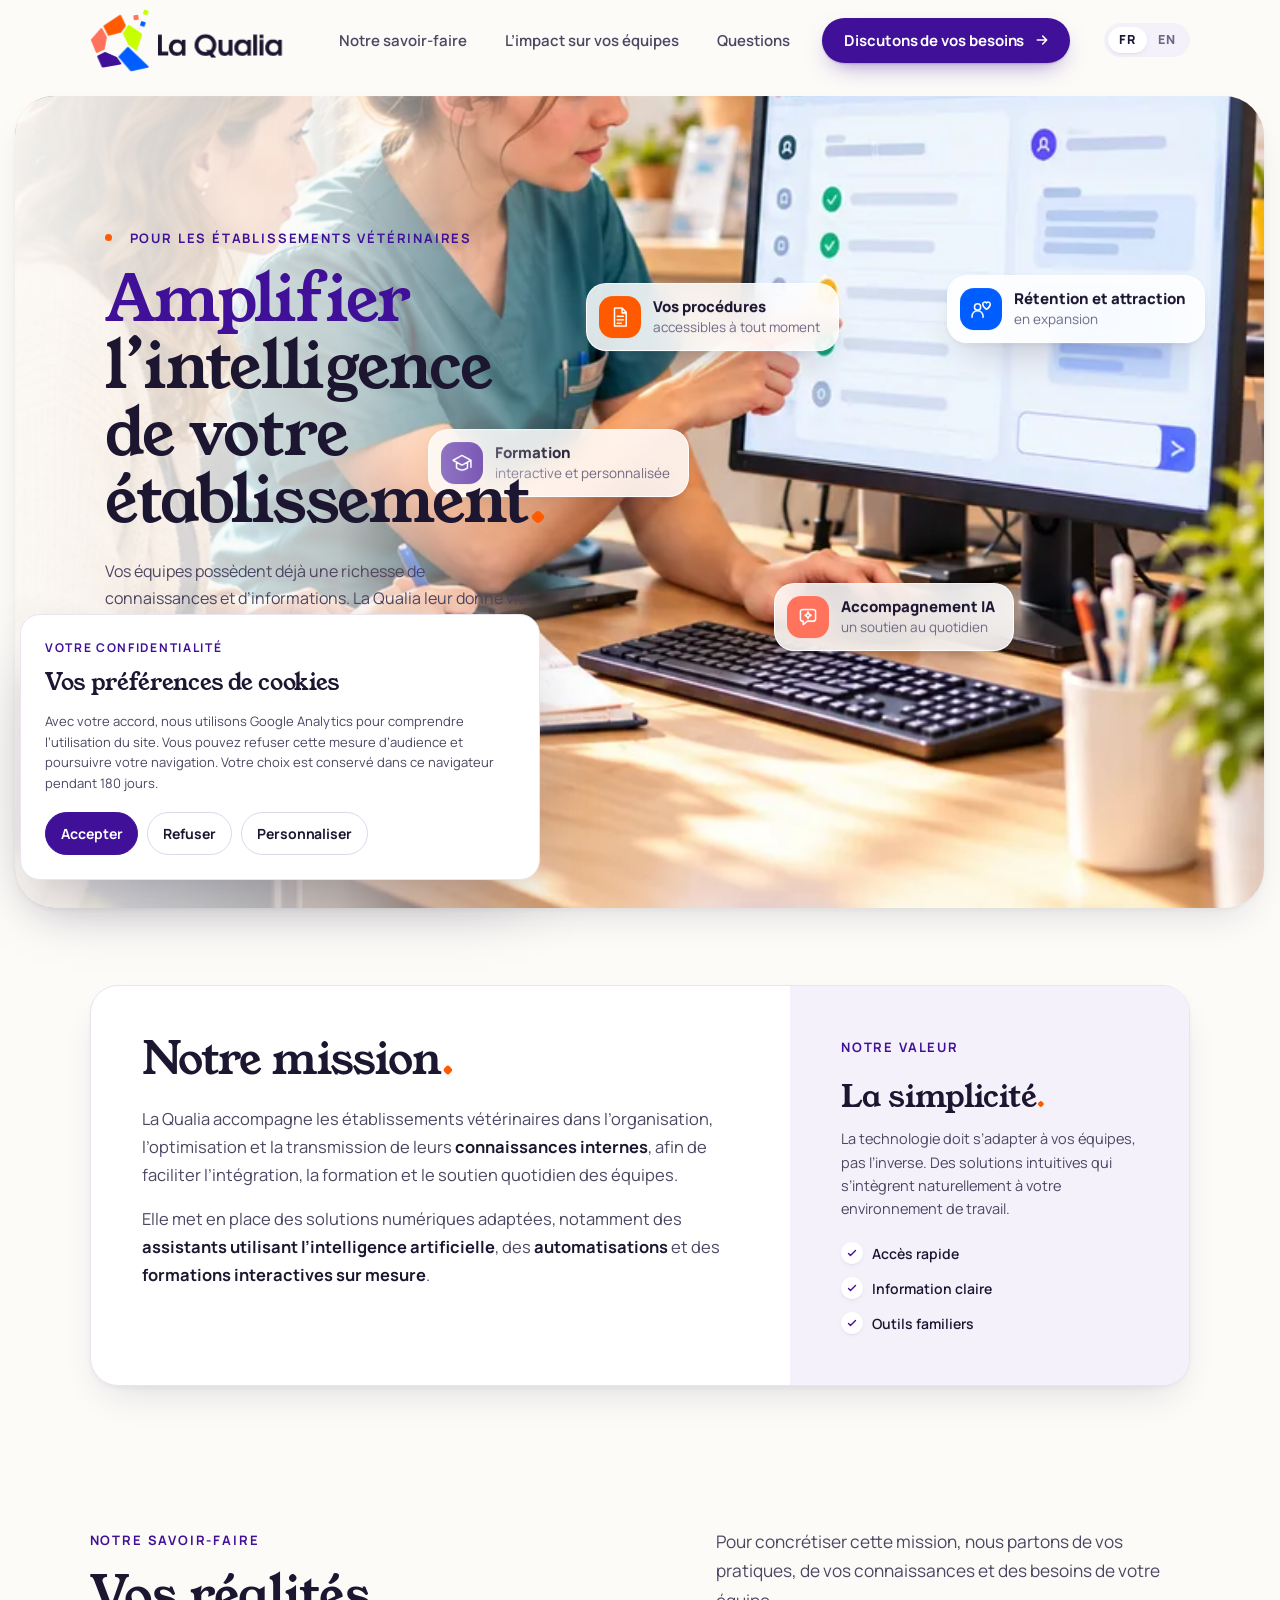
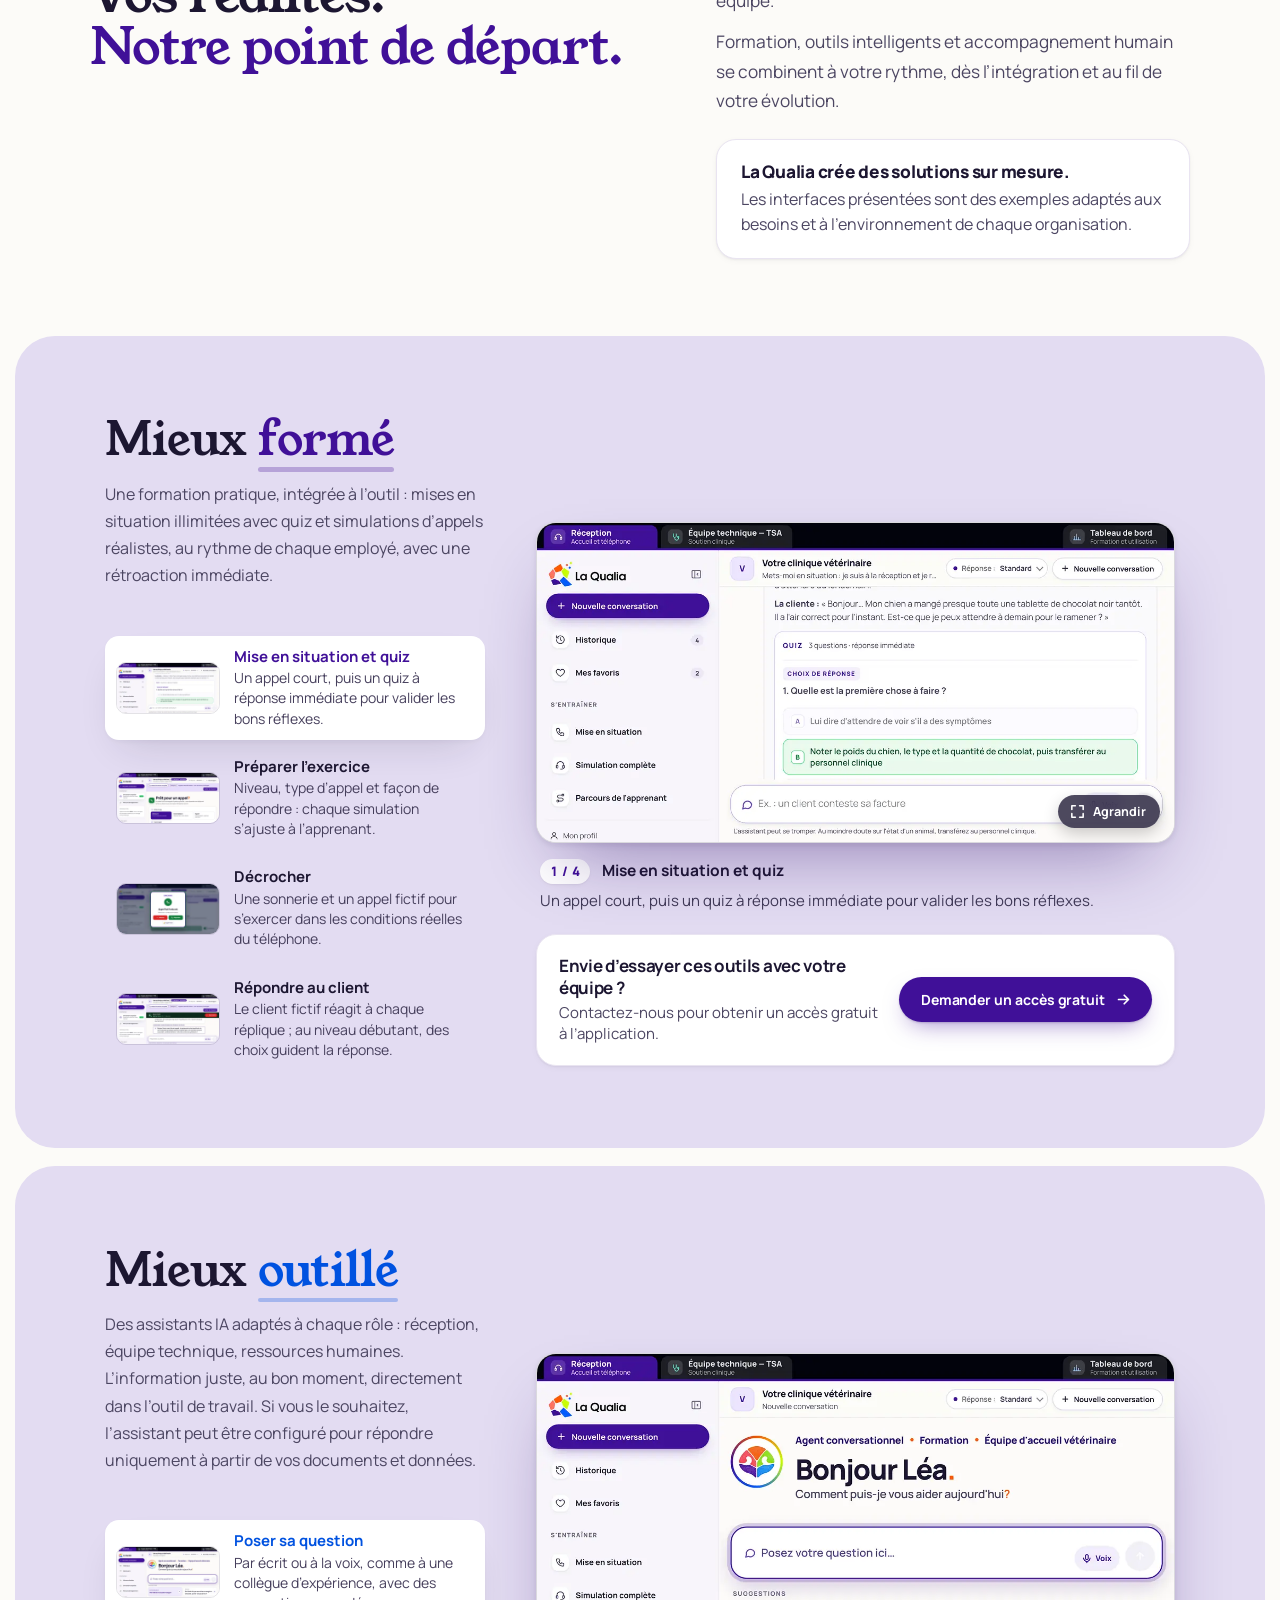
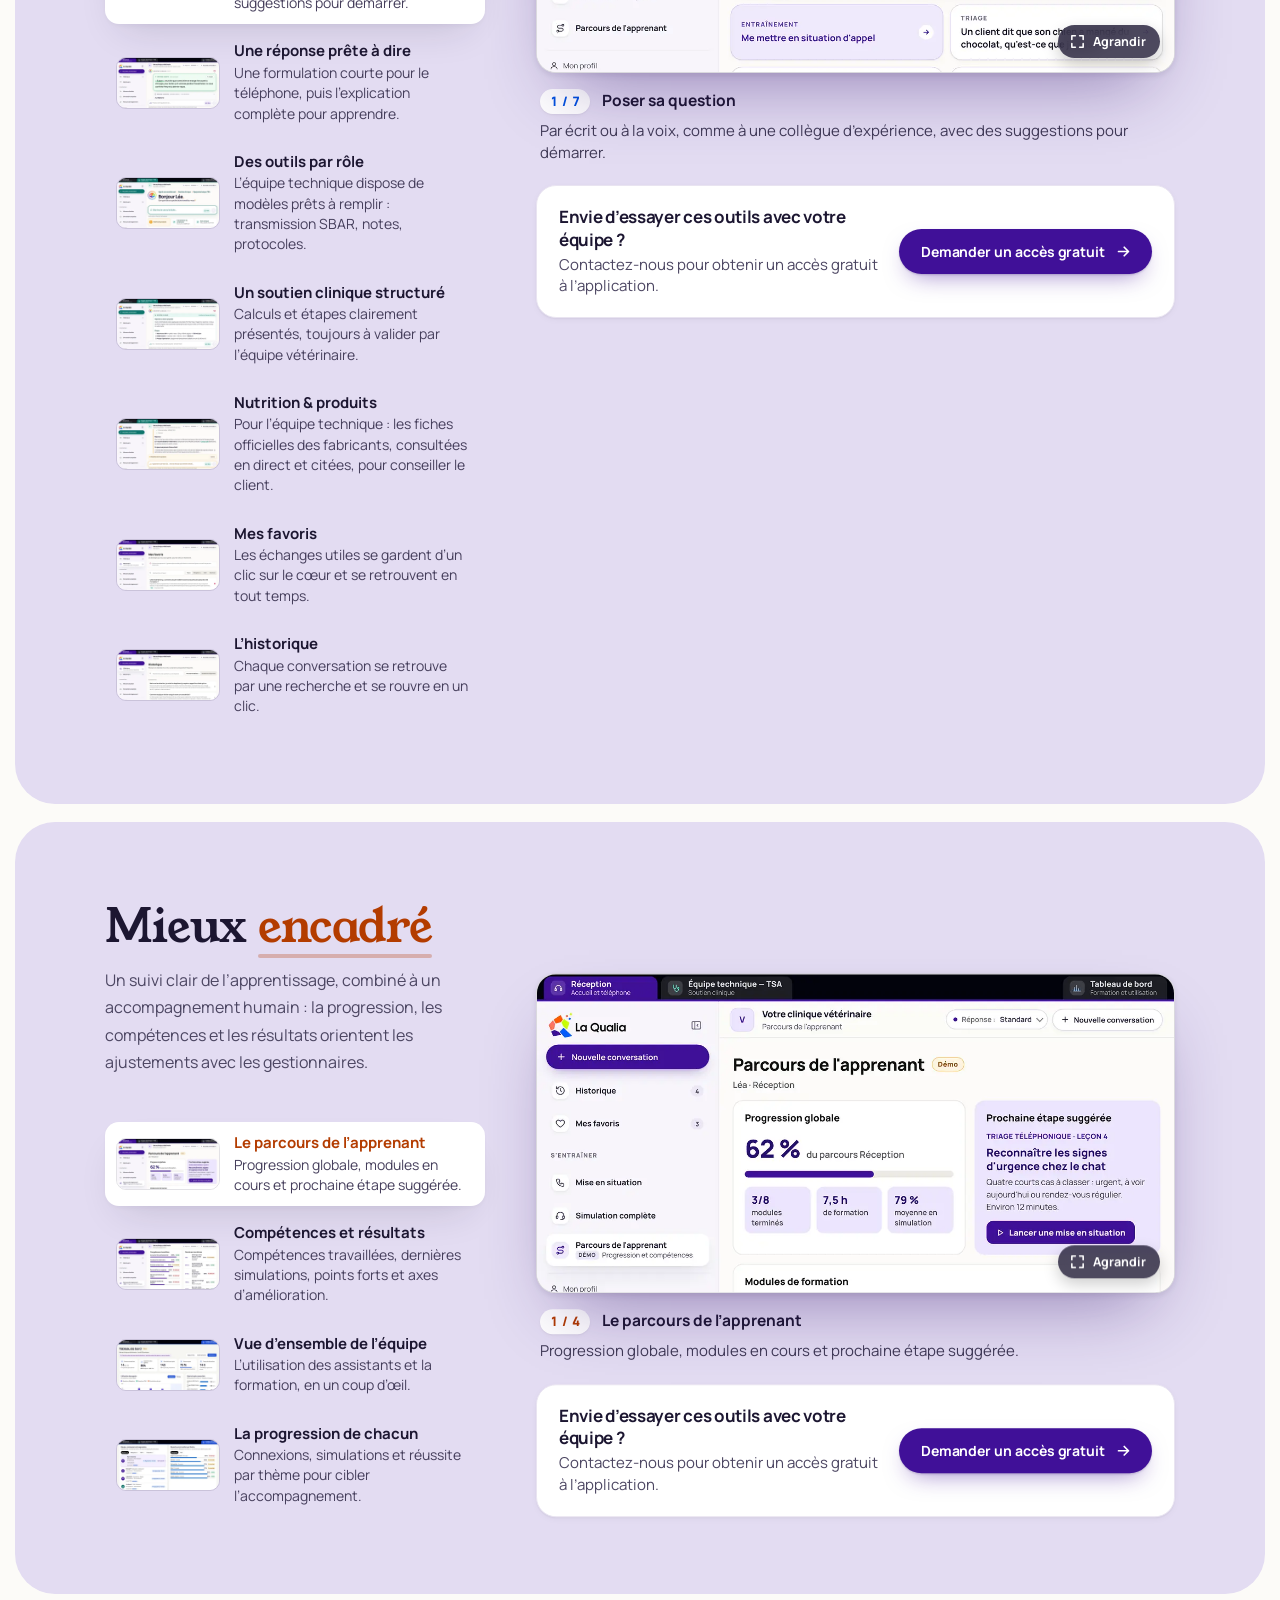
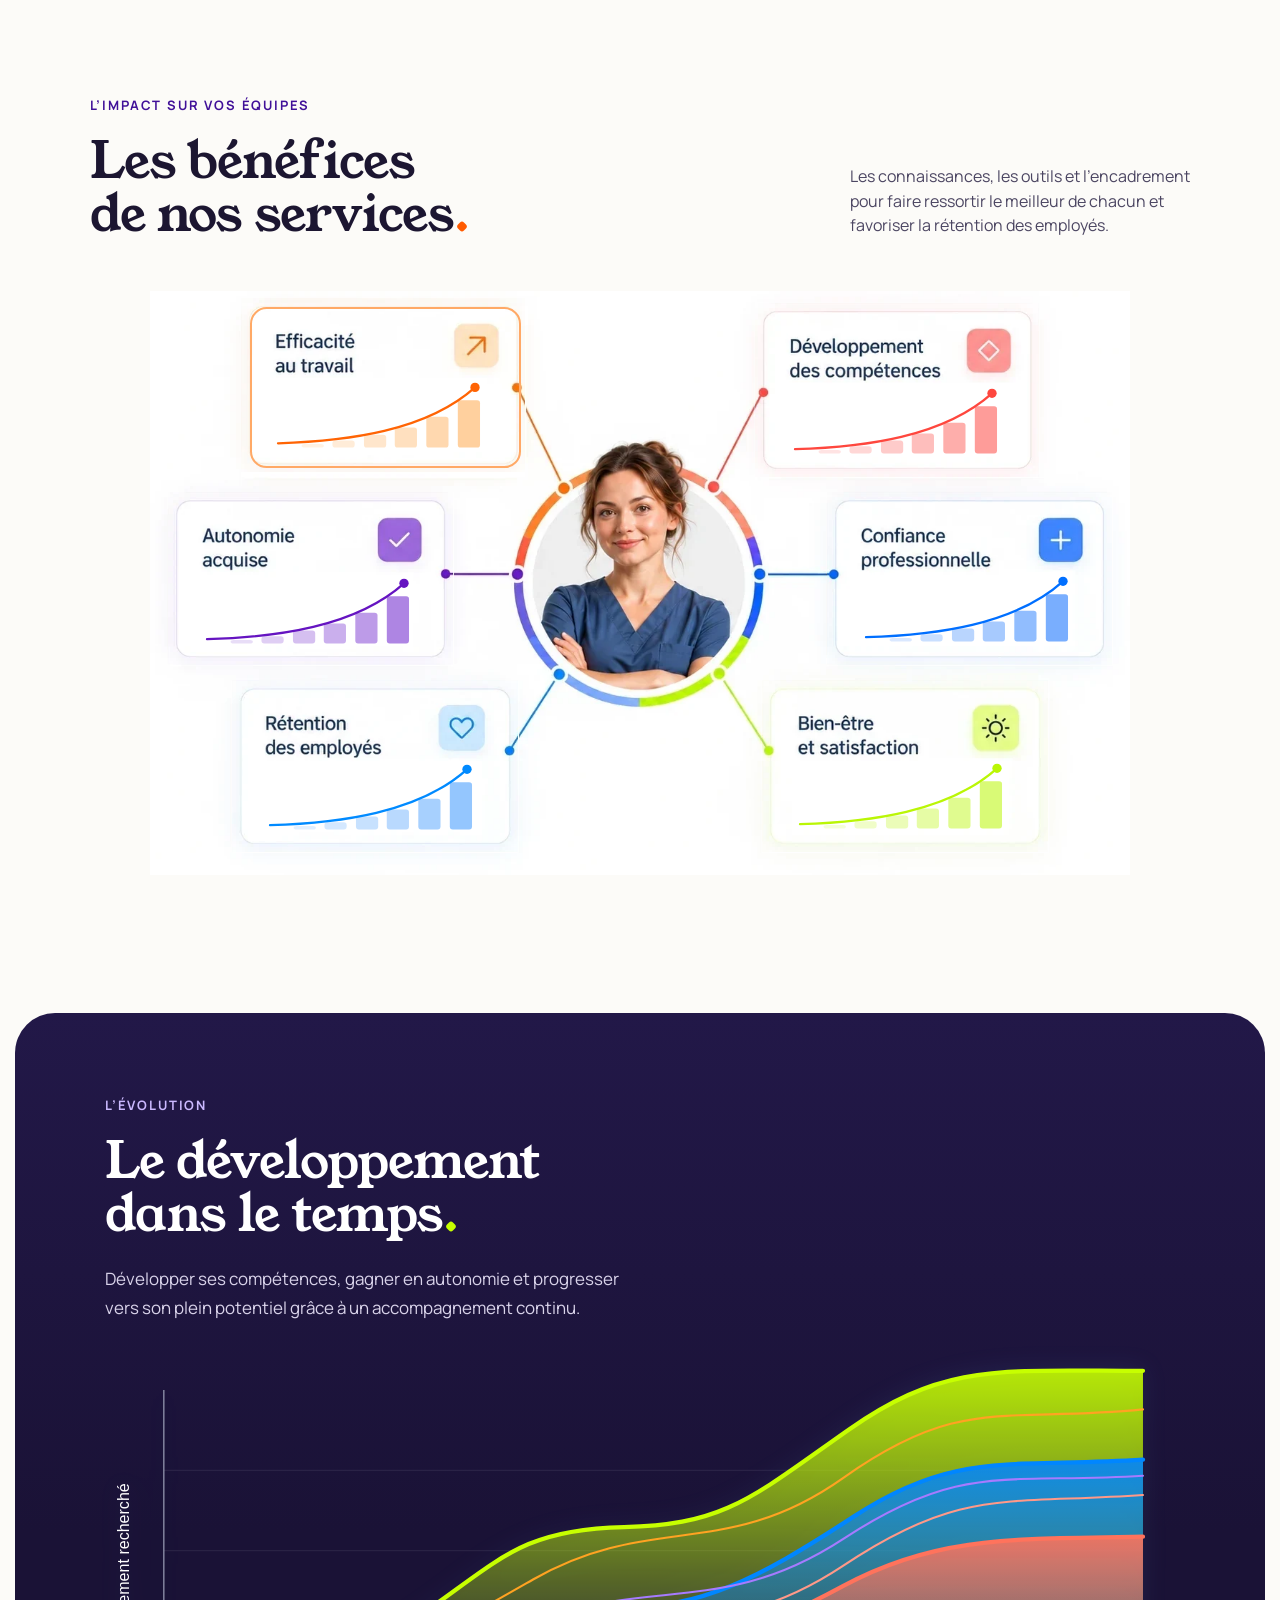
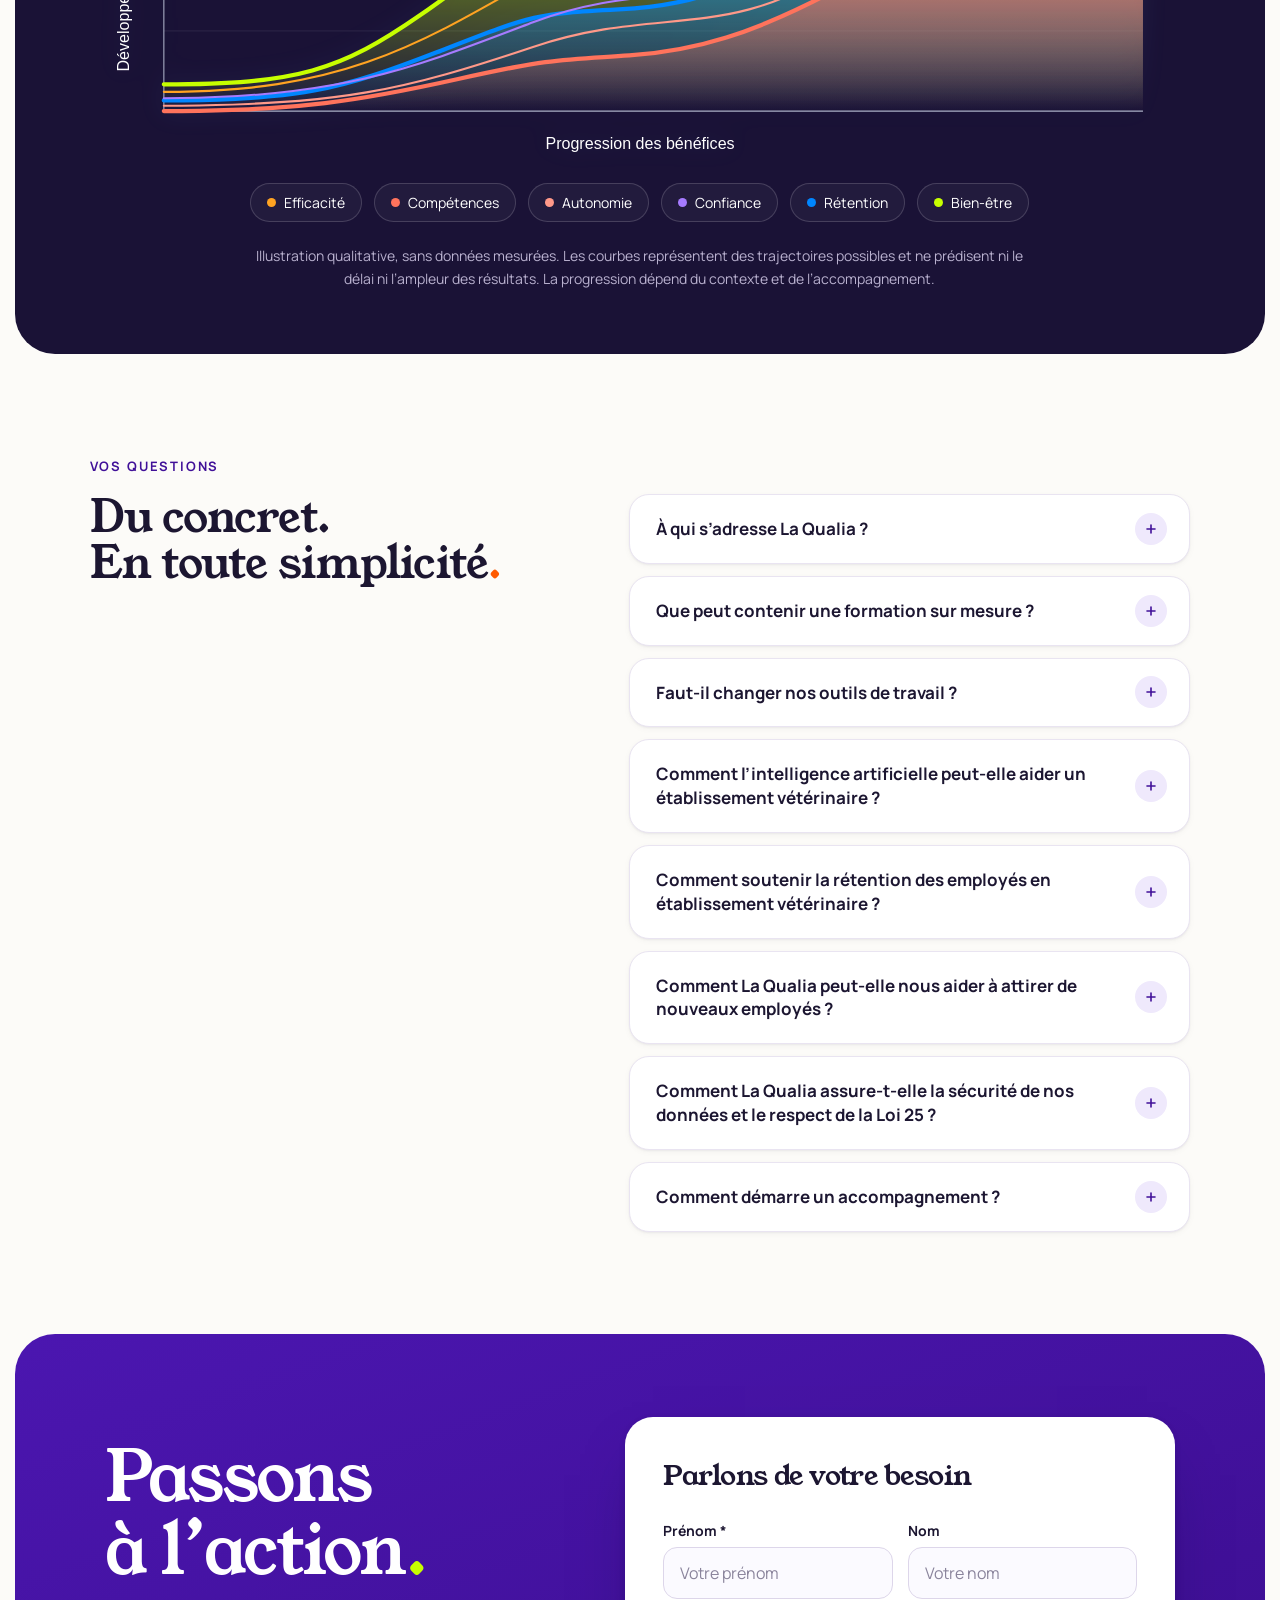
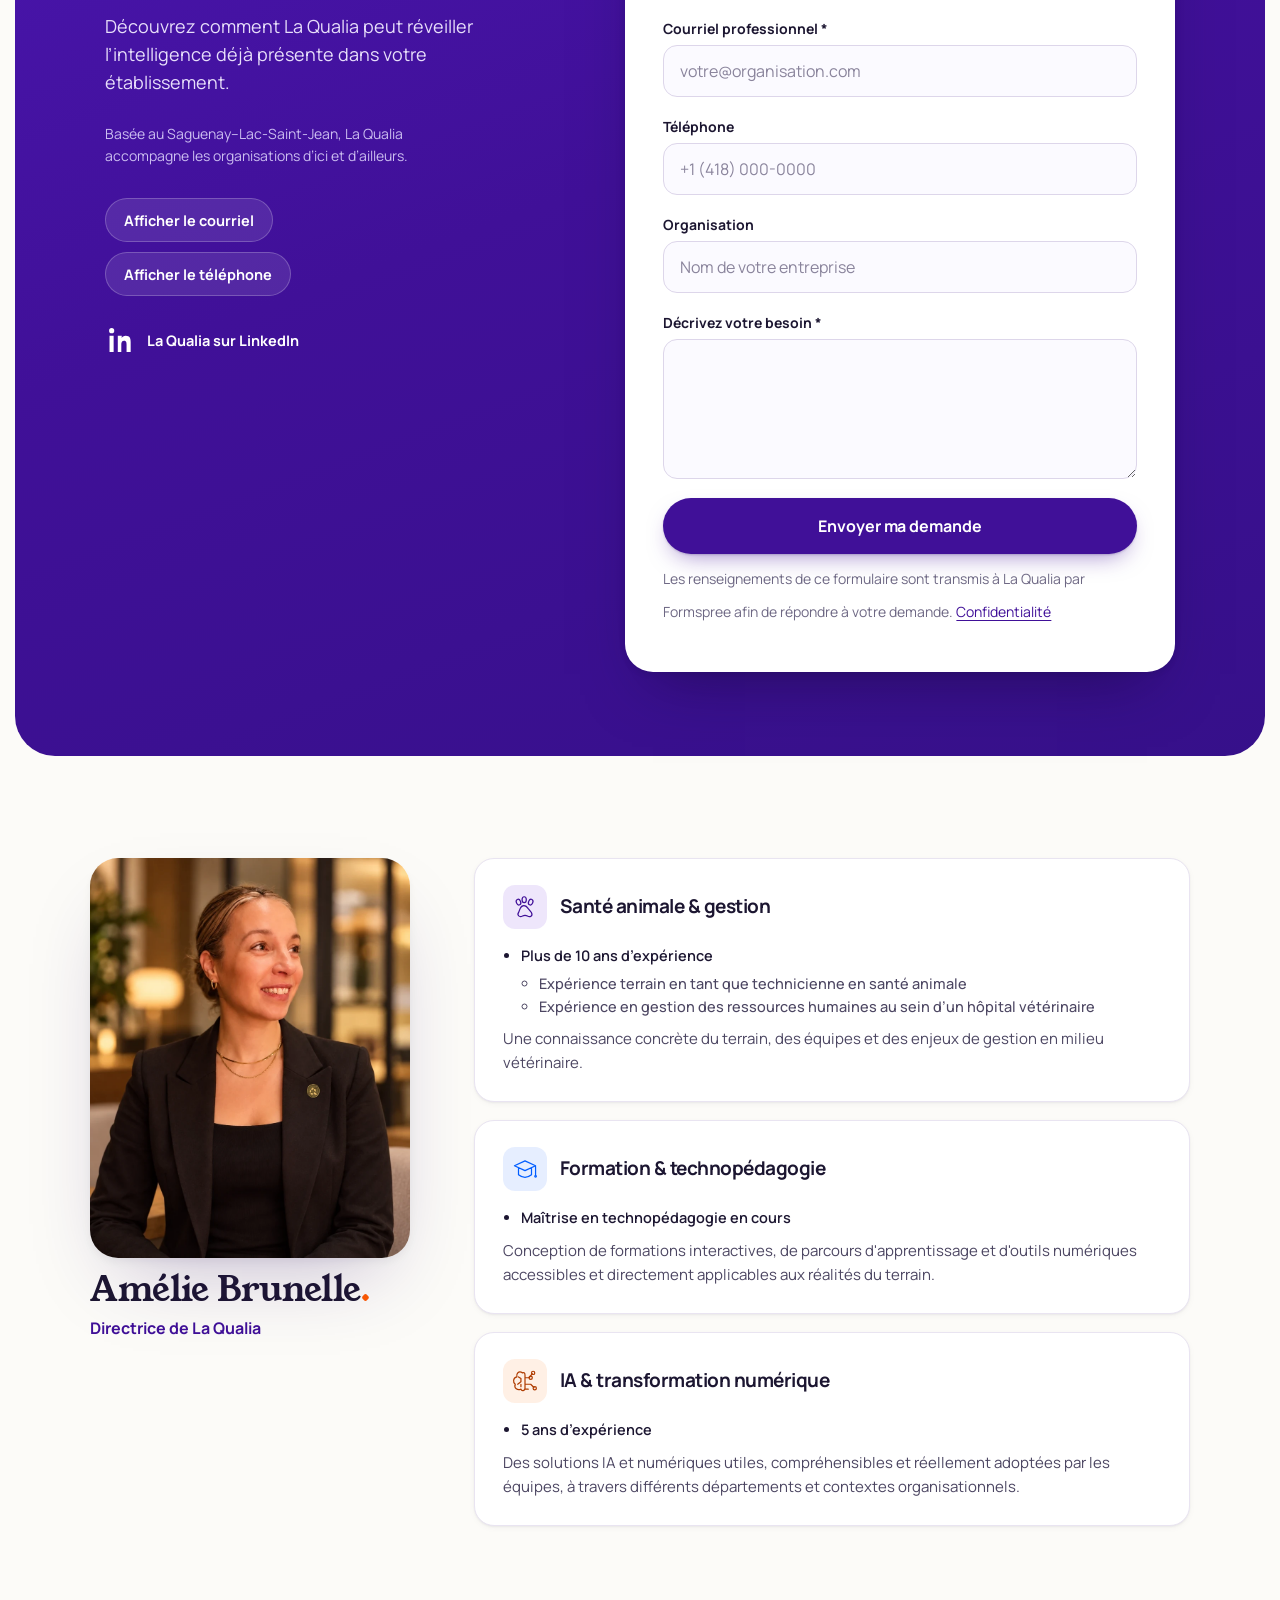
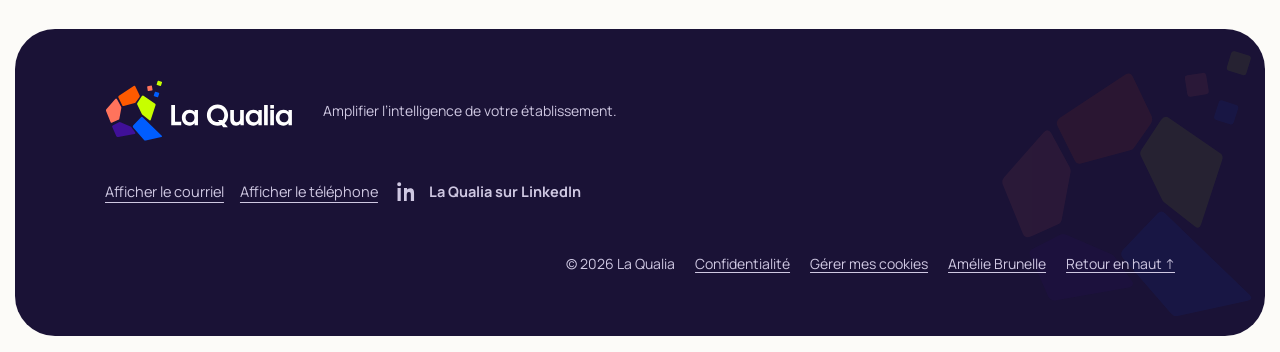
<file: index.html>
<!doctype html>
<html lang="fr-CA">
<head>
<meta charset="utf-8"><meta name="viewport" content="width=device-width,initial-scale=1">
<title>IA et formation pour cliniques vétérinaires au Québec | La Qualia</title>
<meta name="description" content="Entreprise québécoise d’IA et de formation pour cliniques vétérinaires : assistants IA pour la réception et les TSA, formation sur mesure et rétention du personnel.">
<meta name="theme-color" content="#f6f6f2"><link rel="canonical" href="https://laqualia.com/"><link rel="alternate" hreflang="fr-CA" href="https://laqualia.com/"><link rel="alternate" hreflang="en-CA" href="https://laqualia.com/en/"><link rel="alternate" hreflang="x-default" href="https://laqualia.com/">
<meta property="og:locale" content="fr_CA"><meta property="og:locale:alternate" content="en_CA"><meta property="og:type" content="website"><meta property="og:url" content="https://laqualia.com/"><meta property="og:image" content="https://laqualia.com/assets/partage.png"><meta name="twitter:card" content="summary_large_image"><meta name="robots" content="index,follow,max-image-preview:large,max-snippet:-1"><meta property="og:site_name" content="La Qualia"><meta property="og:title" content="IA et formation pour cliniques vétérinaires au Québec | La Qualia"><meta property="og:description" content="Entreprise québécoise d’IA et de formation pour cliniques vétérinaires : assistants IA pour la réception et les TSA, formation sur mesure et rétention du personnel."><meta property="og:image:width" content="1200"><meta property="og:image:height" content="630"><meta property="og:image:alt" content="La Qualia : formation, intelligence artificielle et accompagnement humain pour établissements vétérinaires"><meta name="twitter:title" content="IA et formation pour cliniques vétérinaires au Québec | La Qualia"><meta name="twitter:description" content="Entreprise québécoise d’IA et de formation pour cliniques vétérinaires : assistants IA pour la réception et les TSA, formation sur mesure et rétention du personnel."><meta name="twitter:image" content="https://laqualia.com/assets/partage.png"><meta name="twitter:image:alt" content="La Qualia : formation, intelligence artificielle et accompagnement humain pour établissements vétérinaires">
<link rel="icon" href="assets/favicon.svg?v=qfacette" type="image/svg+xml"><link rel="icon" href="assets/favicon.ico" sizes="any"><link rel="apple-touch-icon" href="assets/apple-touch-icon.png"><link rel="preconnect" href="https://fonts.googleapis.com"><link rel="preconnect" href="https://fonts.gstatic.com" crossorigin><link href="https://fonts.googleapis.com/css2?family=Young+Serif&family=Manrope:wght@400;500;600;700;800&display=swap" rel="stylesheet"><link rel="stylesheet" href="styles.css?v=20261022-mob2"><link rel="stylesheet" href="site.css?v=20261026-r4"><script src="app.js?v=20261019-lev" defer></script><script src="leviers.js?v=20261022-cap" defer></script><script src="analytics.js?v=20261012-audit" defer></script>
<script type="application/ld+json">{"@context":"https://schema.org","@graph":[{"@type":"Organization","@id":"https://laqualia.com/#organisation","name":"La Qualia","url":"https://laqualia.com/","logo":"https://laqualia.com/assets/logo-clair.png","image":"https://laqualia.com/assets/partage.png","description":"Entreprise québécoise d’IA et de formation pour cliniques vétérinaires : assistants IA pour la réception et les TSA, formation sur mesure et rétention du personnel.","knowsAbout":["établissements vétérinaires","intelligence artificielle","formation sur mesure","formation interactive","rétention des employés","transformation numérique","intégration des employés","transmission des connaissances"],"founder":{"@id":"https://laqualia.com/#amelie-brunelle"},"sameAs":["https://www.linkedin.com/company/la-qualia/about/?viewAsMember=true"],"areaServed":{"@type":"Country","name":"Canada"},"knowsLanguage":["fr-CA","en-CA"]},{"@type":"Person","@id":"https://laqualia.com/#amelie-brunelle","name":"Amélie Brunelle","jobTitle":"Directrice","image":"https://laqualia.com/assets/amelie-brunelle.webp","worksFor":{"@id":"https://laqualia.com/#organisation"},"knowsAbout":["santé animale","gestion en milieu vétérinaire","formation et technopédagogie","intelligence artificielle","transformation numérique"]},{"@type":"WebSite","@id":"https://laqualia.com/#site","url":"https://laqualia.com/","name":"La Qualia","inLanguage":"fr-CA","publisher":{"@id":"https://laqualia.com/#organisation"}},{"@type":"WebPage","@id":"https://laqualia.com/#page","url":"https://laqualia.com/","name":"IA et formation pour cliniques vétérinaires au Québec | La Qualia","description":"Entreprise québécoise d’IA et de formation pour cliniques vétérinaires : assistants IA pour la réception et les TSA, formation sur mesure et rétention du personnel.","inLanguage":"fr-CA","isPartOf":{"@id":"https://laqualia.com/#site"},"about":{"@id":"https://laqualia.com/#service"},"primaryImageOfPage":{"@type":"ImageObject","url":"https://laqualia.com/assets/hero-veterinaire.webp"},"keywords":"entreprise IA vétérinaire, intelligence artificielle clinique vétérinaire, formation vétérinaire, formation réceptionniste clinique vétérinaire, formation TSA, assistant IA vétérinaire, établissements vétérinaires, Québec, rétention des employés, transformation numérique"},{"@type":"Service","@id":"https://laqualia.com/#service","name":"Formation, intelligence artificielle et accompagnement des établissements vétérinaires","serviceType":"Formation sur mesure, assistants utilisant l’intelligence artificielle, automatisations et accompagnement humain","provider":{"@id":"https://laqualia.com/#organisation"},"audience":{"@type":"Audience","audienceType":"Établissements vétérinaires, gestionnaires et employés"},"description":"Des parcours de formation personnalisés, des accompagnants utilisant l’intelligence artificielle adaptés aux rôles et un suivi humain structuré pour soutenir l’intégration, la rétention des employés et la transformation numérique des établissements vétérinaires.","hasOfferCatalog":{"@type":"OfferCatalog","name":"Mieux formé, mieux outillé, mieux encadré","itemListElement":[{"@type":"Offer","itemOffered":{"@type":"Service","name":"Mieux formé : formation interactive sur mesure","description":"Portail de formation personnalisé, quiz interactifs, mises en situation et suivi de progression pour les gestionnaires."}},{"@type":"Offer","itemOffered":{"@type":"Service","name":"Mieux outillé : assistants utilisant l’intelligence artificielle","description":"Accompagnants adaptés à chaque rôle donnant accès à l’information et aux procédures au bon moment, avec des automatisations."}},{"@type":"Offer","itemOffered":{"@type":"Service","name":"Mieux encadré : suivi humain structuré","description":"Recueil de l’expérience des employés, analyse des besoins et ajustements en continu avec les gestionnaires."}}]},"areaServed":{"@type":"Country","name":"Canada"}},{"@type":"FAQPage","@id":"https://laqualia.com/#faq","inLanguage":"fr-CA","mainEntity":[{"@type":"Question","name":"À qui s’adresse La Qualia ?","acceptedAnswer":{"@type":"Answer","text":"Aux établissements vétérinaires qui souhaitent améliorer l’intégration, la formation et le soutien quotidien de leurs employés, tout en facilitant le travail des gestionnaires. Les solutions sont adaptées aux rôles, aux besoins et aux pratiques de chaque établissement."}},{"@type":"Question","name":"Que peut contenir une formation sur mesure ?","acceptedAnswer":{"@type":"Answer","text":"Des formations interactives conçues à partir de vos connaissances et de vos procédures internes, adaptées aux besoins de votre établissement : processus de travail, service à la clientèle, fonctionnement des urgences et bien plus. Chaque formation peut intégrer des quiz, des mises en situation et des activités interactives, avec un suivi statistique permettant aux gestionnaires de suivre la progression et les acquis des employés."}},{"@type":"Question","name":"Faut-il changer nos outils de travail ?","acceptedAnswer":{"@type":"Answer","text":"La Qualia privilégie une intégration dans votre environnement existant. Les possibilités et les contraintes techniques sont évaluées avant le déploiement pour limiter les nouvelles habitudes à adopter."}},{"@type":"Question","name":"Comment l’intelligence artificielle peut-elle aider un établissement vétérinaire ?","acceptedAnswer":{"@type":"Answer","text":"Des accompagnants utilisant l’intelligence artificielle donnent accès à l’information et aux procédures de votre établissement au moment où vos équipes en ont besoin, par exemple pour retrouver une procédure interne. Ils s’appuient sur vos contenus et ne remplacent pas le suivi humain, qui demeure une composante de la méthode : écoute des employés, analyse des besoins et ajustements avec les gestionnaires."}},{"@type":"Question","name":"Comment soutenir la rétention des employés en établissement vétérinaire ?","acceptedAnswer":{"@type":"Answer","text":"En soutenant l’intégration, le développement des compétences et l’engagement : un parcours de formation dès l’arrivée, des ressources accessibles au quotidien et un suivi humain qui recueille l’expérience des employés pour ajuster le soutien avec les gestionnaires. Ces bénéfices sont recherchés et suivis selon la réalité de votre établissement."}},{"@type":"Question","name":"Comment La Qualia peut-elle nous aider à attirer de nouveaux employés ?","acceptedAnswer":{"@type":"Answer","text":"Un établissement qui investit dans le développement de ses employés devient aussi plus attrayant pour les futurs candidats. En proposant une intégration structurée, des formations interactives et des outils accessibles au quotidien, vous montrez aux candidats qu’ils pourront apprendre, évoluer et se sentir soutenus dès leur arrivée. Un avantage concret pour vous démarquer comme employeur et favoriser la fidélisation de vos équipes."}},{"@type":"Question","name":"Comment La Qualia assure-t-elle la sécurité de nos données et le respect de la Loi 25 ?","acceptedAnswer":{"@type":"Answer","text":"La confidentialité de vos informations est une priorité. Chaque solution est conçue en tenant compte de votre environnement numérique, des accès autorisés et des exigences de la Loi 25. Nous privilégions l’utilisation de vos outils existants et limitons le traitement des renseignements personnels et clients au strict nécessaire. Les mesures de sécurité et les responsabilités sont définies avec votre établissement avant le déploiement."}},{"@type":"Question","name":"Comment démarre un accompagnement ?","acceptedAnswer":{"@type":"Answer","text":"Un échange permet de comprendre vos besoins, vos rôles et vos ressources existantes. Les composantes à déployer sont ensuite définies selon votre réalité, avec un suivi après leur mise en place."}}]}]}</script>
</head>
<body>
<a class="skip" href="#contenu">Aller au contenu</a>
<header class="header"><div class="nav-wrap"><a class="brand" href="#accueil" aria-label="La Qualia, accueil"><svg class="logo-anim" viewBox="0 0 1400 450" width="190" height="61" aria-hidden="true" focusable="false"><g transform="translate(6 4)"><path class="pc" style="--x:-300px;--y:-1500px;--r:-140deg;--d:0s" fill="#ff5a00" d="M96 112 L205 40 Q214 35 218 45 L249 110 Q251 115 248 121 L220 161 Q218 165 213 166 L131 188 Q124 190 121 184 L92 126 Q88 118 96 112 Z"/><path class="pc" style="--x:420px;--y:-1300px;--r:110deg;--d:.14s" fill="#ff735c" d="M69 136 Q76 129 81 137 L112 194 Q115 199 113 206 L99 281 Q98 287 92 290 L47 310 Q38 314 34 305 L1 224 Q-2 217 3 211 Z"/><path class="pc" style="--x:-180px;--y:-1700px;--r:-200deg;--d:.26s" fill="#401098" d="M53 329 L96 307 Q101 304 107 307 L181 339 Q185 340 188 345 L216 384 Q221 392 211 395 L90 416 Q80 418 76 409 L46 341 Q43 333 53 329 Z"/><path class="pc" style="--x:360px;--y:-1400px;--r:150deg;--d:.07s" fill="#c7ff00" d="M264 116 Q271 107 277 112 L363 171 Q369 175 366 183 L331 290 Q328 299 321 293 L270 253 Q267 251 265 246 L231 176 Q228 171 232 165 Z"/><path class="pc" style="--x:-420px;--y:-1600px;--r:90deg;--d:.2s" fill="#005dff" d="M259 271 Q265 265 271 271 L412 407 Q419 414 409 417 L294 442 Q286 444 281 438 L201 346 Q195 339 201 332 Z"/><g class="pc sq" style="--x:700px;--y:-1500px;--r:200deg;--d:1.0s"><rect x="306" y="39" width="36" height="36" rx="5" fill="#ff735c" transform="rotate(-9 324.0 57.0)"/></g><g class="pc sq" style="--x:-500px;--y:-1800px;--r:-160deg;--d:1.12s"><rect x="377" y="4" width="34" height="34" rx="5" fill="#c7ff00" transform="rotate(17 394.0 21.0)"/></g><g class="pc sq" style="--x:300px;--y:-1200px;--r:180deg;--d:1.22s"><rect x="356" y="86" width="34" height="34" rx="5" fill="#005dff" transform="rotate(18 373.0 103.0)"/></g></g><g fill="#ffffff" transform="translate(474 334) scale(0.2028985507246377 -0.2028985507246377)"><g transform="translate(0 0)"><path class="lt" style="--d:1.05s" d="M68 0H431V131H205V739H68Z"/></g><g transform="translate(425 0)"><path class="lt" style="--d:1.11s" d="M615 554H493V480C447 541 392 567 312 567C148 567 30 444 30 275C30 108 147 -13 309 -13C387 -13 440 11 493 72V0H615ZM326 445C421 445 489 374 489 273C489 233 473 187 449 159C422 126 379 109 328 109C231 109 164 175 164 272C164 373 231 445 326 445Z"/></g><g transform="translate(1335 0)"><path class="lt" style="--d:1.17s" d="M420 752C200 752 30 585 30 369C30 155 202 -13 419 -13C634 -13 800 154 800 369C800 582 631 752 420 752ZM418 620C555 620 662 510 662 368C662 225 558 119 418 119C278 119 168 229 168 369C168 512 276 620 418 620Z"/></g><g transform="translate(1335 0)"><path class="lt tail" style="--d:1.9s" d="M430 190H575L790 -75H625Z"/></g><g transform="translate(2160 0)"><path class="lt" style="--d:1.23s" d="M547 554H414V293C414 219 409 184 393 160C374 127 337 109 292 109C258 109 232 120 214 144C195 168 187 208 187 283V554H54V257C54 163 65 114 96 69C133 16 192 -13 265 -13C332 -13 373 4 424 53V0H547Z"/></g><g transform="translate(2745 0)"><path class="lt" style="--d:1.29s" d="M615 554H493V480C447 541 392 567 312 567C148 567 30 444 30 275C30 108 147 -13 309 -13C387 -13 440 11 493 72V0H615ZM326 445C421 445 489 374 489 273C489 233 473 187 449 159C422 126 379 109 328 109C231 109 164 175 164 272C164 373 231 445 326 445Z"/></g><g transform="translate(3390 0)"><path class="lt" style="--d:1.35s" d="M54 0H187V739H54Z"/></g><g transform="translate(3615 0)"><path class="lt" style="--d:1.41s" d="M54 0H187V554H54ZM54 614H187V739H54Z"/></g><g transform="translate(3840 0)"><path class="lt" style="--d:1.47s" d="M615 554H493V480C447 541 392 567 312 567C148 567 30 444 30 275C30 108 147 -13 309 -13C387 -13 440 11 493 72V0H615ZM326 445C421 445 489 374 489 273C489 233 473 187 449 159C422 126 379 109 328 109C231 109 164 175 164 272C164 373 231 445 326 445Z"/></g></g></svg></a><button class="menu-toggle" aria-expanded="false" aria-controls="navigation">Menu <span aria-hidden="true">☰</span></button><nav id="navigation" aria-label="Navigation principale"><a href="#approche">Notre savoir-faire</a><a href="#potentiel">L’impact sur vos équipes</a><a href="#questions">Questions</a><a class="button small primary" data-contact href="#contact">Discutons de vos besoins <span aria-hidden="true">↗</span></a></nav><div class="lang-switch" role="group" aria-label="Choisir la langue"><span class="ls-cur" lang="fr" aria-current="true">FR</span><i aria-hidden="true"></i><a href="en/" lang="en" hreflang="en-CA" data-lang-switch title="English" aria-label="English">EN</a></div></div></header>
<main id="contenu">
<section class="hx" id="accueil" aria-labelledby="hero-title"><div class="hx-stage"><div class="hx-frame"><picture><source media="(max-width:900px)" srcset="assets/hero-accueil-mobile.webp?v=2"><img class="hx-photo" src="assets/hero-accueil.webp" alt="À l’accueil d’une clinique vétérinaire lumineuse, une technicienne montre à une collègue une application d’accompagnement à l’écran." width="1672" height="941" fetchpriority="high"></picture>
<div class="hx-ui"><div class="hx-card hx-c1"><span class="hx-ic ic-o" aria-hidden="true"><svg viewBox="0 0 32 32"><path d="M8 3h11l6 6v20H8V3Zm11 0v7h6M12 15h9M12 20h9M12 25h6"/></svg></span><span class="hx-tx"><strong>Vos procédures</strong><small>accessibles à tout moment</small></span></div><div class="hx-card hx-c2"><span class="hx-ic ic-p" aria-hidden="true"><svg viewBox="0 0 32 32"><path d="m3 12 13-7 13 7-13 7-13-7Zm5 3v8c5 4 11 4 16 0v-8M29 12v10"/></svg></span><span class="hx-tx"><strong>Formation</strong><small>interactive et personnalisée</small></span></div><div class="hx-card hx-c3"><span class="hx-ic ic-b" aria-hidden="true"><svg viewBox="0 0 32 32"><circle cx="11" cy="13" r="4.5"/><path d="M3 28v-1.5a8 8 0 0 1 16 0V28"/><path d="M24 16.5s-5.5-3.4-5.5-7.6a3 3 0 0 1 5.5-1.7 3 3 0 0 1 5.5 1.7c0 4.2-5.5 7.6-5.5 7.6z"/></svg></span><span class="hx-tx"><strong>Rétention et attraction</strong><small>en expansion</small></span></div><div class="hx-card hx-c4"><span class="hx-ic ic-c" aria-hidden="true"><svg viewBox="0 0 32 32"><path d="M5 8a3 3 0 0 1 3-3h16a3 3 0 0 1 3 3v11a3 3 0 0 1-3 3H15l-6 5v-5H8a3 3 0 0 1-3-3z"/><path d="M16 8.5c.5 3 1.5 4 4.5 5-3 1-4 2-4.5 5-.5-3-1.5-4-4.5-5 3-1 4-2 4.5-5z"/></svg></span><span class="hx-tx"><strong>Accompagnement IA</strong><small>un soutien au quotidien</small></span></div></div></div>
<div class="hx-copy wrap"><p class="hx-eyebrow"><span class="dot"></span> POUR LES ÉTABLISSEMENTS VÉTÉRINAIRES</p><h1 id="hero-title"><span class="u">Amplifier</span><br>l’intelligence<br>de votre<br>établissement<span class="orange">.</span></h1><p class="hx-desc">Vos équipes possèdent déjà une richesse de connaissances et d’informations. La Qualia leur donne vie en les rendant plus intelligentes, accessibles et utiles au quotidien, directement dans les outils que vous utilisez déjà.</p><div class="hx-actions"><a class="button primary" data-contact href="#contact">Discutons de vos besoins<svg viewBox="0 0 24 24" aria-hidden="true" focusable="false"><path d="M5 12h14M13 6l6 6-6 6"/></svg></a></div></div></div></section>
<section class="values wrap" aria-label="Notre mission et notre valeur"><article class="mcard"><span class="vc-bar" aria-hidden="true"></span><div class="mc-main"><h2>Notre mission<span class="orange">.</span></h2><p class="vc-body">La Qualia accompagne les établissements vétérinaires dans l’organisation, l’optimisation et la transmission de leurs <strong>connaissances internes</strong>, afin de faciliter l’intégration, la formation et le soutien quotidien des équipes.</p><p class="vc-body vc-body2">Elle met en place des solutions numériques adaptées, notamment des <strong>assistants utilisant l’intelligence artificielle</strong>, des <strong>automatisations</strong> et des <strong>formations interactives sur mesure</strong>.</p></div><aside class="mc-value"><p class="mcv-tag">Notre valeur</p><h3>La simplicité<span class="orange">.</span></h3><p>La technologie doit s’adapter à vos équipes, pas l’inverse. Des solutions intuitives qui s’intègrent naturellement à votre environnement de travail.</p><ul class="vc-checks"><li><span class="chk" aria-hidden="true"><svg viewBox="0 0 24 24"><path d="m5 13 4 4 10-10"/></svg></span>Accès rapide</li><li><span class="chk" aria-hidden="true"><svg viewBox="0 0 24 24"><path d="m5 13 4 4 10-10"/></svg></span>Information claire</li><li><span class="chk" aria-hidden="true"><svg viewBox="0 0 24 24"><path d="m5 13 4 4 10-10"/></svg></span>Outils familiers</li></ul></aside></article></section>
<section class="approach-intro wrap" id="approche" aria-labelledby="approach-title"><div class="approach-bridge"><div class="approach-heading"><p class="eyebrow">NOTRE SAVOIR-FAIRE</p><h2 id="approach-title">Vos réalités.<br><span>Notre point de départ.</span></h2></div><div class="approach-copy"><p>Pour concrétiser cette mission, nous partons de vos pratiques, de vos connaissances et des besoins de votre équipe.</p><p>Formation, outils intelligents et accompagnement humain se combinent à votre rythme, dès l’intégration et au fil de votre évolution.</p><aside class="approach-note"><span class="an-bar" aria-hidden="true"></span><p><strong>La Qualia crée des solutions sur mesure.</strong> Les interfaces présentées sont des exemples adaptés aux besoins et à l’environnement de chaque organisation.</p></aside></div></div></section>
<div class="lev-stack" id="leviers"><section class="lev pil pil--formed" aria-labelledby="lev-h-forme"><div class="pil-inner"><div class="lev-panel" id="lev-forme" data-shots="f0-mise-en-situation-quiz::Mise en situation et quiz::Un appel court, puis un quiz à réponse immédiate pour valider les bons réflexes.|f1-simulation-preparer::Préparer l’exercice::Niveau, type d’appel et façon de répondre : chaque simulation s’ajuste à l’apprenant.|f2-sonnerie::Décrocher::Une sonnerie et un appel fictif pour s’exercer dans les conditions réelles du téléphone.|f3-simulation-echange::Répondre au client::Le client fictif réagit à chaque réplique ; au niveau débutant, des choix guident la réponse.">
<div class="lev-copy"><h3 id="lev-h-forme">Mieux <span class="u">formé</span></h3><p class="pil-lead">Une formation pratique, intégrée à l’outil : mises en situation illimitées avec quiz et simulations d’appels réalistes, au rythme de chaque employé, avec une rétroaction immédiate.</p>
</div>
<div class="lev-media"><figure class="lev-fig"><div class="lev-shot"><button type="button" class="lev-zoom" aria-label="Agrandir la capture : Mise en situation et quiz"><img src="assets/app/f0-mise-en-situation-quiz-1200.webp?v=4" srcset="assets/app/f0-mise-en-situation-quiz-1200.webp?v=4 1200w, assets/app/f0-mise-en-situation-quiz-1920.webp?v=4 1920w" sizes="(max-width: 900px) 100vw, 760px" alt="Mise en situation et quiz : Un appel court, puis un quiz à réponse immédiate pour valider les bons réflexes." width="1200" height="600" loading="lazy" decoding="async"><span class="lev-zi"><svg viewBox="0 0 24 24" aria-hidden="true"><path d="M4 9V4h5M20 9V4h-5M4 15v5h5M20 15v5h-5"/></svg><span>Agrandir</span></span></button>
<button type="button" class="lev-nav prev" aria-label="Capture précédente"><svg viewBox="0 0 24 24" aria-hidden="true"><path d="m15 5-7 7 7 7"/></svg></button><button type="button" class="lev-nav next" aria-label="Capture suivante"><svg viewBox="0 0 24 24" aria-hidden="true"><path d="m9 5 7 7-7 7"/></svg></button></div>
<figcaption><span class="lev-count">1 / 4</span><strong>Mise en situation et quiz</strong><span class="lev-cap">Un appel court, puis un quiz à réponse immédiate pour valider les bons réflexes.</span></figcaption></figure><div class="lev-cta"><div class="lev-cta-t"><strong>Envie d’essayer ces outils avec votre équipe ?</strong><p>Contactez-nous pour obtenir un accès gratuit à l’application.</p></div><a class="lev-cta-btn" href="#contact" data-contact data-prefill="Bonjour, j’aimerais tester gratuitement l’application La Qualia avec mon équipe.">Demander un accès gratuit<svg viewBox="0 0 24 24" aria-hidden="true"><path d="M5 12h14M13 6l6 6-6 6"/></svg></a></div></div>
<ol class="lev-steps" aria-label="Captures de l’application, formation et simulations"><li><button type="button" class="lev-step" data-i="0" aria-pressed="true"><img src="assets/app/f0-mise-en-situation-quiz-480.webp?v=4" alt="" width="480" height="240" loading="lazy" decoding="async"><span class="ls-t"><strong>Mise en situation et quiz</strong><small>Un appel court, puis un quiz à réponse immédiate pour valider les bons réflexes.</small></span></button></li><li><button type="button" class="lev-step" data-i="1" aria-pressed="false"><img src="assets/app/f1-simulation-preparer-480.webp?v=4" alt="" width="480" height="240" loading="lazy" decoding="async"><span class="ls-t"><strong>Préparer l’exercice</strong><small>Niveau, type d’appel et façon de répondre : chaque simulation s’ajuste à l’apprenant.</small></span></button></li><li><button type="button" class="lev-step" data-i="2" aria-pressed="false"><img src="assets/app/f2-sonnerie-480.webp?v=4" alt="" width="480" height="240" loading="lazy" decoding="async"><span class="ls-t"><strong>Décrocher</strong><small>Une sonnerie et un appel fictif pour s’exercer dans les conditions réelles du téléphone.</small></span></button></li><li><button type="button" class="lev-step" data-i="3" aria-pressed="false"><img src="assets/app/f3-simulation-echange-480.webp?v=4" alt="" width="480" height="240" loading="lazy" decoding="async"><span class="ls-t"><strong>Répondre au client</strong><small>Le client fictif réagit à chaque réplique ; au niveau débutant, des choix guident la réponse.</small></span></button></li></ol>
</div></div></section><section class="lev pil pil--tooled" aria-labelledby="lev-h-outille"><div class="pil-inner"><div class="lev-panel" id="lev-outille" data-shots="t4-reception-accueil::Poser sa question::Par écrit ou à la voix, comme à une collègue d’expérience, avec des suggestions pour démarrer.|t1-reception-reponse::Une réponse prête à dire::Une formulation courte pour le téléphone, puis l’explication complète pour apprendre.|t3-tsa-outils::Des outils par rôle::L’équipe technique dispose de modèles prêts à remplir : transmission SBAR, notes, protocoles.|t2-tsa-reponse::Un soutien clinique structuré::Calculs et étapes clairement présentés, toujours à valider par l’équipe vétérinaire.|t5-nutrition-produits::Nutrition &amp; produits::Pour l’équipe technique : les fiches officielles des fabricants, consultées en direct et citées, pour conseiller le client.|t6-favoris::Mes favoris::Les échanges utiles se gardent d’un clic sur le cœur et se retrouvent en tout temps.|t7-historique::L’historique::Chaque conversation se retrouve par une recherche et se rouvre en un clic.">
<div class="lev-copy"><h3 id="lev-h-outille">Mieux <span class="u">outillé</span></h3><p class="pil-lead">Des assistants IA adaptés à chaque rôle : réception, équipe technique, ressources humaines. L’information juste, au bon moment, directement dans l’outil de travail. Si vous le souhaitez, l’assistant peut être configuré pour répondre uniquement à partir de vos documents et données.</p>
</div>
<div class="lev-media"><figure class="lev-fig"><div class="lev-shot"><button type="button" class="lev-zoom" aria-label="Agrandir la capture : Poser sa question"><img src="assets/app/t4-reception-accueil-1200.webp?v=4" srcset="assets/app/t4-reception-accueil-1200.webp?v=4 1200w, assets/app/t4-reception-accueil-1920.webp?v=4 1920w" sizes="(max-width: 900px) 100vw, 760px" alt="Poser sa question : Par écrit ou à la voix, comme à une collègue d’expérience, avec des suggestions pour démarrer." width="1200" height="600" loading="lazy" decoding="async"><span class="lev-zi"><svg viewBox="0 0 24 24" aria-hidden="true"><path d="M4 9V4h5M20 9V4h-5M4 15v5h5M20 15v5h-5"/></svg><span>Agrandir</span></span></button>
<button type="button" class="lev-nav prev" aria-label="Capture précédente"><svg viewBox="0 0 24 24" aria-hidden="true"><path d="m15 5-7 7 7 7"/></svg></button><button type="button" class="lev-nav next" aria-label="Capture suivante"><svg viewBox="0 0 24 24" aria-hidden="true"><path d="m9 5 7 7-7 7"/></svg></button></div>
<figcaption><span class="lev-count">1 / 7</span><strong>Poser sa question</strong><span class="lev-cap">Par écrit ou à la voix, comme à une collègue d’expérience, avec des suggestions pour démarrer.</span></figcaption></figure><div class="lev-cta"><div class="lev-cta-t"><strong>Envie d’essayer ces outils avec votre équipe ?</strong><p>Contactez-nous pour obtenir un accès gratuit à l’application.</p></div><a class="lev-cta-btn" href="#contact" data-contact data-prefill="Bonjour, j’aimerais tester gratuitement l’application La Qualia avec mon équipe.">Demander un accès gratuit<svg viewBox="0 0 24 24" aria-hidden="true"><path d="M5 12h14M13 6l6 6-6 6"/></svg></a></div></div>
<ol class="lev-steps" aria-label="Captures de l’application, outils d’accompagnement"><li><button type="button" class="lev-step" data-i="0" aria-pressed="true"><img src="assets/app/t4-reception-accueil-480.webp?v=4" alt="" width="480" height="240" loading="lazy" decoding="async"><span class="ls-t"><strong>Poser sa question</strong><small>Par écrit ou à la voix, comme à une collègue d’expérience, avec des suggestions pour démarrer.</small></span></button></li><li><button type="button" class="lev-step" data-i="1" aria-pressed="false"><img src="assets/app/t1-reception-reponse-480.webp?v=4" alt="" width="480" height="240" loading="lazy" decoding="async"><span class="ls-t"><strong>Une réponse prête à dire</strong><small>Une formulation courte pour le téléphone, puis l’explication complète pour apprendre.</small></span></button></li><li><button type="button" class="lev-step" data-i="2" aria-pressed="false"><img src="assets/app/t3-tsa-outils-480.webp?v=4" alt="" width="480" height="240" loading="lazy" decoding="async"><span class="ls-t"><strong>Des outils par rôle</strong><small>L’équipe technique dispose de modèles prêts à remplir : transmission SBAR, notes, protocoles.</small></span></button></li><li><button type="button" class="lev-step" data-i="3" aria-pressed="false"><img src="assets/app/t2-tsa-reponse-480.webp?v=4" alt="" width="480" height="240" loading="lazy" decoding="async"><span class="ls-t"><strong>Un soutien clinique structuré</strong><small>Calculs et étapes clairement présentés, toujours à valider par l’équipe vétérinaire.</small></span></button></li><li><button type="button" class="lev-step" data-i="4" aria-pressed="false"><img src="assets/app/t5-nutrition-produits-480.webp?v=4" alt="" width="480" height="240" loading="lazy" decoding="async"><span class="ls-t"><strong>Nutrition &amp; produits</strong><small>Pour l’équipe technique : les fiches officielles des fabricants, consultées en direct et citées, pour conseiller le client.</small></span></button></li><li><button type="button" class="lev-step" data-i="5" aria-pressed="false"><img src="assets/app/t6-favoris-480.webp?v=4" alt="" width="480" height="240" loading="lazy" decoding="async"><span class="ls-t"><strong>Mes favoris</strong><small>Les échanges utiles se gardent d’un clic sur le cœur et se retrouvent en tout temps.</small></span></button></li><li><button type="button" class="lev-step" data-i="6" aria-pressed="false"><img src="assets/app/t7-historique-480.webp?v=4" alt="" width="480" height="240" loading="lazy" decoding="async"><span class="ls-t"><strong>L’historique</strong><small>Chaque conversation se retrouve par une recherche et se rouvre en un clic.</small></span></button></li></ol>
</div></div></section><section class="lev pil pil--encadre" aria-labelledby="lev-h-encadre"><div class="pil-inner"><div class="lev-panel" id="lev-encadre" data-shots="e1-parcours::Le parcours de l’apprenant::Progression globale, modules en cours et prochaine étape suggérée.|e2-parcours-competences::Compétences et résultats::Compétences travaillées, dernières simulations, points forts et axes d’amélioration.|e3-tableau-de-bord::Vue d’ensemble de l’équipe::L’utilisation des assistants et la formation, en un coup d’œil.|e4-tableau-equipe::La progression de chacun::Connexions, simulations et réussite par thème pour cibler l’accompagnement.">
<div class="lev-copy"><h3 id="lev-h-encadre">Mieux <span class="u">encadré</span></h3><p class="pil-lead">Un suivi clair de l’apprentissage, combiné à un accompagnement humain : la progression, les compétences et les résultats orientent les ajustements avec les gestionnaires.</p>
</div>
<div class="lev-media"><figure class="lev-fig"><div class="lev-shot"><button type="button" class="lev-zoom" aria-label="Agrandir la capture : Le parcours de l’apprenant"><img src="assets/app/e1-parcours-1200.webp?v=4" srcset="assets/app/e1-parcours-1200.webp?v=4 1200w, assets/app/e1-parcours-1920.webp?v=4 1920w" sizes="(max-width: 900px) 100vw, 760px" alt="Le parcours de l’apprenant : Progression globale, modules en cours et prochaine étape suggérée." width="1200" height="600" loading="lazy" decoding="async"><span class="lev-zi"><svg viewBox="0 0 24 24" aria-hidden="true"><path d="M4 9V4h5M20 9V4h-5M4 15v5h5M20 15v5h-5"/></svg><span>Agrandir</span></span></button>
<button type="button" class="lev-nav prev" aria-label="Capture précédente"><svg viewBox="0 0 24 24" aria-hidden="true"><path d="m15 5-7 7 7 7"/></svg></button><button type="button" class="lev-nav next" aria-label="Capture suivante"><svg viewBox="0 0 24 24" aria-hidden="true"><path d="m9 5 7 7-7 7"/></svg></button></div>
<figcaption><span class="lev-count">1 / 4</span><strong>Le parcours de l’apprenant</strong><span class="lev-cap">Progression globale, modules en cours et prochaine étape suggérée.</span></figcaption></figure><div class="lev-cta"><div class="lev-cta-t"><strong>Envie d’essayer ces outils avec votre équipe ?</strong><p>Contactez-nous pour obtenir un accès gratuit à l’application.</p></div><a class="lev-cta-btn" href="#contact" data-contact data-prefill="Bonjour, j’aimerais tester gratuitement l’application La Qualia avec mon équipe.">Demander un accès gratuit<svg viewBox="0 0 24 24" aria-hidden="true"><path d="M5 12h14M13 6l6 6-6 6"/></svg></a></div></div>
<ol class="lev-steps" aria-label="Captures de l’application, suivi de l’apprentissage"><li><button type="button" class="lev-step" data-i="0" aria-pressed="true"><img src="assets/app/e1-parcours-480.webp?v=4" alt="" width="480" height="240" loading="lazy" decoding="async"><span class="ls-t"><strong>Le parcours de l’apprenant</strong><small>Progression globale, modules en cours et prochaine étape suggérée.</small></span></button></li><li><button type="button" class="lev-step" data-i="1" aria-pressed="false"><img src="assets/app/e2-parcours-competences-480.webp?v=4" alt="" width="480" height="240" loading="lazy" decoding="async"><span class="ls-t"><strong>Compétences et résultats</strong><small>Compétences travaillées, dernières simulations, points forts et axes d’amélioration.</small></span></button></li><li><button type="button" class="lev-step" data-i="2" aria-pressed="false"><img src="assets/app/e3-tableau-de-bord-480.webp?v=4" alt="" width="480" height="240" loading="lazy" decoding="async"><span class="ls-t"><strong>Vue d’ensemble de l’équipe</strong><small>L’utilisation des assistants et la formation, en un coup d’œil.</small></span></button></li><li><button type="button" class="lev-step" data-i="3" aria-pressed="false"><img src="assets/app/e4-tableau-equipe-480.webp?v=4" alt="" width="480" height="240" loading="lazy" decoding="async"><span class="ls-t"><strong>La progression de chacun</strong><small>Connexions, simulations et réussite par thème pour cibler l’accompagnement.</small></span></button></li></ol>
</div></div></section></div>
<dialog class="lev-lb" id="lev-lb" aria-label="Capture agrandie"><div class="lb-in"><div class="lb-scroll"><img alt="" id="lev-lb-img"></div><p class="lb-hint">Glissez l’image pour l’explorer · pincez pour zoomer</p><div class="lb-bar"><p><span class="lb-count" id="lev-lb-count"></span><strong id="lev-lb-title"></strong><span id="lev-lb-cap"></span></p>
<div class="lb-btns"><button type="button" class="lb-prev" aria-label="Capture précédente"><svg viewBox="0 0 24 24" aria-hidden="true"><path d="m15 5-7 7 7 7"/></svg></button><button type="button" class="lb-next" aria-label="Capture suivante"><svg viewBox="0 0 24 24" aria-hidden="true"><path d="m9 5 7 7-7 7"/></svg></button><button type="button" class="lb-close" aria-label="Fermer">×</button></div></div></div></dialog><section class="potential" id="potentiel" aria-labelledby="potential-title"><div class="wrap"><div class="section-heading"><div><p class="eyebrow">L’IMPACT SUR VOS ÉQUIPES</p><h2 class="section-title" id="potential-title">Les bénéfices de nos services<span class="orange">.</span></h2></div><p>Les connaissances, les outils et l’encadrement pour faire ressortir le meilleur de chacun et favoriser la rétention des employés.</p></div><figure class="impact-fig"><div class="impact-stage" role="group" aria-label="Six bénéfices autour d’une professionnelle vétérinaire : efficacité au travail, développement des compétences, autonomie acquise, confiance professionnelle, rétention des employés, bien-être et satisfaction."><img class="impact-base" src="assets/impact-base.webp" alt="" width="1368" height="815" loading="lazy"><button type="button" class="ic" data-benefit="efficacite" aria-pressed="true" aria-label="Efficacité au travail" style="--x:127;--y:17;--pw:397;--ph:243;--cl:11.335%;--ct:46.091%;--cw:75.063%;--ch:42.387%;--ml:3.023%;--mt:4.938%;--mw:93.955%;--mh:90.123%;background-image:url(assets/impact-equipes-vide.webp)"><svg class="ic-chart" viewBox="-4 -4 298 103" aria-hidden="true" focusable="false"><g class="ic-bars"><rect x="36" y="88" width="31" height="5" rx="4" fill="rgb(255,208,158)" style="opacity:0.28"/><rect x="79" y="83" width="31" height="10" rx="4" fill="rgb(255,208,158)" style="opacity:0.4"/><rect x="123" y="75" width="31" height="18" rx="4" fill="rgb(255,208,158)" style="opacity:0.52"/><rect x="166" y="65" width="31" height="28" rx="4" fill="rgb(255,208,158)" style="opacity:0.66"/><rect x="210" y="50" width="31" height="43" rx="4" fill="rgb(255,208,158)" style="opacity:0.82"/><rect x="254" y="27" width="31" height="66" rx="4" fill="rgb(255,208,158)" style="opacity:1"/></g><path class="ic-line" pathLength="1" d="M3 87C100 84 210 70 278 9" fill="none" stroke="rgb(255,100,4)" stroke-width="3.2" stroke-linecap="round"/><circle class="ic-dot" cx="278" cy="9" r="6.5" fill="rgb(255,100,4)"/></svg></button><button type="button" class="ic" data-benefit="competences" aria-pressed="false" aria-label="Développement des compétences" style="--x:844;--y:17;--pw:397;--ph:243;--cl:12.343%;--ct:46.502%;--cw:75.063%;--ch:42.387%;--ml:3.023%;--mt:4.938%;--mw:93.955%;--mh:90.123%;background-image:url(assets/impact-equipes-vide.webp)"><svg class="ic-chart" viewBox="-4 -4 298 103" aria-hidden="true" focusable="false"><g class="ic-bars"><rect x="36" y="88" width="31" height="5" rx="4" fill="rgb(254,156,153)" style="opacity:0.28"/><rect x="79" y="83" width="31" height="10" rx="4" fill="rgb(254,156,153)" style="opacity:0.4"/><rect x="123" y="75" width="31" height="18" rx="4" fill="rgb(254,156,153)" style="opacity:0.52"/><rect x="166" y="65" width="31" height="28" rx="4" fill="rgb(254,156,153)" style="opacity:0.66"/><rect x="210" y="50" width="31" height="43" rx="4" fill="rgb(254,156,153)" style="opacity:0.82"/><rect x="254" y="27" width="31" height="66" rx="4" fill="rgb(254,156,153)" style="opacity:1"/></g><path class="ic-line" pathLength="1" d="M3 87C100 84 210 70 278 9" fill="none" stroke="rgb(254,71,62)" stroke-width="3.2" stroke-linecap="round"/><circle class="ic-dot" cx="278" cy="9" r="6.5" fill="rgb(254,71,62)"/></svg></button><button type="button" class="ic" data-benefit="autonomie" aria-pressed="false" aria-label="Autonomie acquise" style="--x:25;--y:281;--pw:398;--ph:241;--cl:11.809%;--ct:47.303%;--cw:74.874%;--ch:42.739%;--ml:3.015%;--mt:4.979%;--mw:93.970%;--mh:90.041%;background-image:url(assets/impact-equipes-vide.webp)"><svg class="ic-chart" viewBox="-4 -4 298 103" aria-hidden="true" focusable="false"><g class="ic-bars"><rect x="36" y="88" width="31" height="5" rx="4" fill="rgb(174,133,227)" style="opacity:0.28"/><rect x="79" y="83" width="31" height="10" rx="4" fill="rgb(174,133,227)" style="opacity:0.4"/><rect x="123" y="75" width="31" height="18" rx="4" fill="rgb(174,133,227)" style="opacity:0.52"/><rect x="166" y="65" width="31" height="28" rx="4" fill="rgb(174,133,227)" style="opacity:0.66"/><rect x="210" y="50" width="31" height="43" rx="4" fill="rgb(174,133,227)" style="opacity:0.82"/><rect x="254" y="27" width="31" height="66" rx="4" fill="rgb(174,133,227)" style="opacity:1"/></g><path class="ic-line" pathLength="1" d="M3 87C100 84 210 70 278 9" fill="none" stroke="rgb(101,20,193)" stroke-width="3.2" stroke-linecap="round"/><circle class="ic-dot" cx="278" cy="9" r="6.5" fill="rgb(101,20,193)"/></svg></button><button type="button" class="ic" data-benefit="confiance" aria-pressed="false" aria-label="Confiance professionnelle" style="--x:945;--y:281;--pw:398;--ph:241;--cl:11.809%;--ct:46.058%;--cw:74.874%;--ch:42.739%;--ml:3.015%;--mt:4.979%;--mw:93.970%;--mh:90.041%;background-image:url(assets/impact-equipes-vide.webp)"><svg class="ic-chart" viewBox="-4 -4 298 103" aria-hidden="true" focusable="false"><g class="ic-bars"><rect x="36" y="88" width="31" height="5" rx="4" fill="rgb(121,174,254)" style="opacity:0.28"/><rect x="79" y="83" width="31" height="10" rx="4" fill="rgb(121,174,254)" style="opacity:0.4"/><rect x="123" y="75" width="31" height="18" rx="4" fill="rgb(121,174,254)" style="opacity:0.52"/><rect x="166" y="65" width="31" height="28" rx="4" fill="rgb(121,174,254)" style="opacity:0.66"/><rect x="210" y="50" width="31" height="43" rx="4" fill="rgb(121,174,254)" style="opacity:0.82"/><rect x="254" y="27" width="31" height="66" rx="4" fill="rgb(121,174,254)" style="opacity:1"/></g><path class="ic-line" pathLength="1" d="M3 87C100 84 210 70 278 9" fill="none" stroke="rgb(0,111,255)" stroke-width="3.2" stroke-linecap="round"/><circle class="ic-dot" cx="278" cy="9" r="6.5" fill="rgb(0,111,255)"/></svg></button><button type="button" class="ic" data-benefit="retention" aria-pressed="false" aria-label="Rétention des employés" style="--x:114;--y:543;--pw:400;--ph:240;--cl:11.750%;--ct:46.667%;--cw:74.500%;--ch:42.917%;--ml:3.000%;--mt:5.000%;--mw:94.000%;--mh:90.000%;background-image:url(assets/impact-equipes-vide.webp)"><svg class="ic-chart" viewBox="-4 -4 298 103" aria-hidden="true" focusable="false"><g class="ic-bars"><rect x="36" y="88" width="31" height="5" rx="4" fill="rgb(148,198,254)" style="opacity:0.28"/><rect x="79" y="83" width="31" height="10" rx="4" fill="rgb(148,198,254)" style="opacity:0.4"/><rect x="123" y="75" width="31" height="18" rx="4" fill="rgb(148,198,254)" style="opacity:0.52"/><rect x="166" y="65" width="31" height="28" rx="4" fill="rgb(148,198,254)" style="opacity:0.66"/><rect x="210" y="50" width="31" height="43" rx="4" fill="rgb(148,198,254)" style="opacity:0.82"/><rect x="254" y="27" width="31" height="66" rx="4" fill="rgb(148,198,254)" style="opacity:1"/></g><path class="ic-line" pathLength="1" d="M3 87C100 84 210 70 278 9" fill="none" stroke="rgb(0,138,255)" stroke-width="3.2" stroke-linecap="round"/><circle class="ic-dot" cx="278" cy="9" r="6.5" fill="rgb(0,138,255)"/></svg></button><button type="button" class="ic" data-benefit="bienetre" aria-pressed="false" aria-label="Bien-être et satisfaction" style="--x:854;--y:543;--pw:400;--ph:240;--cl:11.500%;--ct:46.250%;--cw:74.500%;--ch:42.917%;--ml:3.000%;--mt:5.000%;--mw:94.000%;--mh:90.000%;background-image:url(assets/impact-equipes-vide.webp)"><svg class="ic-chart" viewBox="-4 -4 298 103" aria-hidden="true" focusable="false"><g class="ic-bars"><rect x="36" y="88" width="31" height="5" rx="4" fill="rgb(217,250,118)" style="opacity:0.28"/><rect x="79" y="83" width="31" height="10" rx="4" fill="rgb(217,250,118)" style="opacity:0.4"/><rect x="123" y="75" width="31" height="18" rx="4" fill="rgb(217,250,118)" style="opacity:0.52"/><rect x="166" y="65" width="31" height="28" rx="4" fill="rgb(217,250,118)" style="opacity:0.66"/><rect x="210" y="50" width="31" height="43" rx="4" fill="rgb(217,250,118)" style="opacity:0.82"/><rect x="254" y="27" width="31" height="66" rx="4" fill="rgb(217,250,118)" style="opacity:1"/></g><path class="ic-line" pathLength="1" d="M3 87C100 84 210 70 278 9" fill="none" stroke="rgb(186,246,5)" stroke-width="3.2" stroke-linecap="round"/><circle class="ic-dot" cx="278" cy="9" r="6.5" fill="rgb(186,246,5)"/></svg></button></div></figure><div class="hub"><svg class="hub-lines" viewBox="0 0 1330 715" aria-hidden="true"><g fill="none" stroke-width="8" stroke-linecap="round"><path class="ln ln-eff" d="M455 100 537 262" stroke="#ffa322"/><path class="ln ln-skl" d="M875 100 793 262" stroke="#ff735c"/><path class="ln ln-aut" d="M350 355H507" stroke="#ff735c"/><path class="ln ln-cnf" d="M980 355H823" stroke="#401098"/><path class="ln ln-ret" d="M455 610 537 452" stroke="#005dff"/><path class="ln ln-bien" d="M875 610 793 452" stroke="#b6f000"/></g></svg><div class="hub-ring"><img class="hub-portrait" src="assets/portrait-impact.webp" width="608" height="808" alt="Portrait illustratif d’une professionnelle vétérinaire, les bras croisés, au centre des bénéfices." loading="lazy"></div><button type="button" class="hc hc-eff" data-benefit="efficacite" aria-pressed="true"><span class="hc-top"><span class="hc-title">Efficacité<br>au travail</span><span class="hc-ic"><svg viewBox="0 0 24 24" aria-hidden="true"><path d="M7 17 17 7M9 7h8v8"/></svg></span></span><svg class="hc-chart" viewBox="0 0 270 84" aria-hidden="true" preserveAspectRatio="xMaxYMax meet"><g class="hc-bars"><rect x="26" y="68" width="30" height="10" rx="3.5" style="opacity:0.28"/><rect x="66" y="62" width="30" height="16" rx="3.5" style="opacity:0.38"/><rect x="106" y="56" width="30" height="22" rx="3.5" style="opacity:0.5"/><rect x="146" y="48" width="30" height="30" rx="3.5" style="opacity:0.62"/><rect x="186" y="38" width="30" height="40" rx="3.5" style="opacity:0.8"/><rect x="226" y="24" width="30" height="54" rx="3.5" style="opacity:1"/></g><path class="hc-arrow" pathLength="1" d="M4 74C92 68 178 54 236 14"/><path class="hc-head" d="m246 8-3 14-12-8Z"/></svg></button><button type="button" class="hc hc-skl" data-benefit="competences" aria-pressed="false"><span class="hc-top"><span class="hc-title">Développement<br>des compétences</span><span class="hc-ic"><svg viewBox="0 0 24 24" aria-hidden="true"><path d="M12 3.5 20.5 12 12 20.5 3.5 12Z"/></svg></span></span><svg class="hc-chart" viewBox="0 0 270 84" aria-hidden="true" preserveAspectRatio="xMaxYMax meet"><g class="hc-bars"><rect x="26" y="68" width="30" height="10" rx="3.5" style="opacity:0.28"/><rect x="66" y="62" width="30" height="16" rx="3.5" style="opacity:0.38"/><rect x="106" y="56" width="30" height="22" rx="3.5" style="opacity:0.5"/><rect x="146" y="48" width="30" height="30" rx="3.5" style="opacity:0.62"/><rect x="186" y="38" width="30" height="40" rx="3.5" style="opacity:0.8"/><rect x="226" y="24" width="30" height="54" rx="3.5" style="opacity:1"/></g><path class="hc-arrow" pathLength="1" d="M4 74C92 68 178 54 236 14"/><path class="hc-head" d="m246 8-3 14-12-8Z"/></svg></button><button type="button" class="hc hc-aut" data-benefit="autonomie" aria-pressed="false"><span class="hc-top"><span class="hc-title">Autonomie<br>acquise</span><span class="hc-ic"><svg viewBox="0 0 24 24" aria-hidden="true"><path d="m5.5 12.5 4.2 4.2L18.5 7.5"/></svg></span></span><svg class="hc-chart" viewBox="0 0 270 84" aria-hidden="true" preserveAspectRatio="xMaxYMax meet"><g class="hc-bars"><rect x="26" y="68" width="30" height="10" rx="3.5" style="opacity:0.28"/><rect x="66" y="62" width="30" height="16" rx="3.5" style="opacity:0.38"/><rect x="106" y="56" width="30" height="22" rx="3.5" style="opacity:0.5"/><rect x="146" y="48" width="30" height="30" rx="3.5" style="opacity:0.62"/><rect x="186" y="38" width="30" height="40" rx="3.5" style="opacity:0.8"/><rect x="226" y="24" width="30" height="54" rx="3.5" style="opacity:1"/></g><path class="hc-arrow" pathLength="1" d="M4 74C92 68 178 54 236 14"/><path class="hc-head" d="m246 8-3 14-12-8Z"/></svg></button><button type="button" class="hc hc-cnf" data-benefit="confiance" aria-pressed="false"><span class="hc-top"><span class="hc-title">Confiance<br>professionnelle</span><span class="hc-ic"><svg viewBox="0 0 24 24" aria-hidden="true"><path class="fill" d="M12 2.5c.7 5 2.4 7 8 8-5.6 1-7.3 3-8 8-.7-5-2.4-7-8-8 5.6-1 7.3-3 8-8Z"/></svg></span></span><svg class="hc-chart" viewBox="0 0 270 84" aria-hidden="true" preserveAspectRatio="xMaxYMax meet"><g class="hc-bars"><rect x="26" y="68" width="30" height="10" rx="3.5" style="opacity:0.28"/><rect x="66" y="62" width="30" height="16" rx="3.5" style="opacity:0.38"/><rect x="106" y="56" width="30" height="22" rx="3.5" style="opacity:0.5"/><rect x="146" y="48" width="30" height="30" rx="3.5" style="opacity:0.62"/><rect x="186" y="38" width="30" height="40" rx="3.5" style="opacity:0.8"/><rect x="226" y="24" width="30" height="54" rx="3.5" style="opacity:1"/></g><path class="hc-arrow" pathLength="1" d="M4 74C92 68 178 54 236 14"/><path class="hc-head" d="m246 8-3 14-12-8Z"/></svg></button><button type="button" class="hc hc-ret" data-benefit="retention" aria-pressed="false"><span class="hc-top"><span class="hc-title">Rétention<br>des employés</span><span class="hc-ic"><svg viewBox="0 0 24 24" aria-hidden="true"><path d="M12 19.5s-7.2-4.4-7.2-9.8A4.1 4.1 0 0 1 12 7.2a4.1 4.1 0 0 1 7.2 2.5c0 5.4-7.2 9.8-7.2 9.8Z"/></svg></span></span><svg class="hc-chart" viewBox="0 0 270 84" aria-hidden="true" preserveAspectRatio="xMaxYMax meet"><g class="hc-bars"><rect x="26" y="68" width="30" height="10" rx="3.5" style="opacity:0.28"/><rect x="66" y="62" width="30" height="16" rx="3.5" style="opacity:0.38"/><rect x="106" y="56" width="30" height="22" rx="3.5" style="opacity:0.5"/><rect x="146" y="48" width="30" height="30" rx="3.5" style="opacity:0.62"/><rect x="186" y="38" width="30" height="40" rx="3.5" style="opacity:0.8"/><rect x="226" y="24" width="30" height="54" rx="3.5" style="opacity:1"/></g><path class="hc-arrow" pathLength="1" d="M4 74C92 68 178 54 236 14"/><path class="hc-head" d="m246 8-3 14-12-8Z"/></svg></button><button type="button" class="hc hc-bien" data-benefit="bienetre" aria-pressed="false"><span class="hc-top"><span class="hc-title">Bien-être<br>et satisfaction</span><span class="hc-ic"><svg viewBox="0 0 24 24" aria-hidden="true"><circle class="fill" cx="12" cy="12" r="3.6"/><path d="M12 3v2.6M12 18.4V21M3 12h2.6M18.4 12H21M5.6 5.6l1.8 1.8M16.6 16.6l1.8 1.8M5.6 18.4l1.8-1.8M16.6 7.4l1.8-1.8"/></svg></span></span><svg class="hc-chart" viewBox="0 0 270 84" aria-hidden="true" preserveAspectRatio="xMaxYMax meet"><g class="hc-bars"><rect x="26" y="68" width="30" height="10" rx="3.5" style="opacity:0.28"/><rect x="66" y="62" width="30" height="16" rx="3.5" style="opacity:0.38"/><rect x="106" y="56" width="30" height="22" rx="3.5" style="opacity:0.5"/><rect x="146" y="48" width="30" height="30" rx="3.5" style="opacity:0.62"/><rect x="186" y="38" width="30" height="40" rx="3.5" style="opacity:0.8"/><rect x="226" y="24" width="30" height="54" rx="3.5" style="opacity:1"/></g><path class="hc-arrow" pathLength="1" d="M4 74C92 68 178 54 236 14"/><path class="hc-head" d="m246 8-3 14-12-8Z"/></svg></button></div></div></section>
<section class="evolution" id="evolution" aria-labelledby="evolution-title"><div class="wrap"><p class="eyebrow">L’ÉVOLUTION</p><h2 class="section-title" id="evolution-title">Le développement <br>dans le temps<span class="lime-text">.</span></h2><p class="evolution-intro">Développer ses compétences, gagner en autonomie et progresser vers son plein potentiel grâce à un accompagnement continu.</p><figure class="growth-chart"><svg viewBox="0 0 1000 390" role="img" aria-labelledby="graph-title graph-desc"><title id="graph-title">Illustration qualitative du développement dans le temps</title><desc id="graph-desc">Six courbes illustrent des trajectoires possibles de progression, avec des rythmes et des plateaux différents. Il ne s’agit pas de données mesurées ni d’une garantie de résultats.</desc><defs><linearGradient id="fill-lime" x1="0" y1="0" x2="0" y2="1"><stop stop-color="#c7ff00" stop-opacity=".9"/><stop offset="1" stop-color="#c7ff00" stop-opacity="0"/></linearGradient><linearGradient id="fill-blue" x1="0" y1="0" x2="0" y2="1"><stop stop-color="#0086ff" stop-opacity=".9"/><stop offset="1" stop-color="#0086ff" stop-opacity="0"/></linearGradient><linearGradient id="fill-coral" x1="0" y1="0" x2="0" y2="1"><stop stop-color="#ff735c" stop-opacity=".9"/><stop offset="1" stop-color="#ff735c" stop-opacity="0"/></linearGradient></defs><g fill="none" stroke="#abb0c6" stroke-width="1"><path d="M55 30V330H970"/><path d="M55 255H970M55 180H970M55 105H970" opacity=".1"/></g><path class="area" d="M55 305C180 305 220 292 295 240S390 160 485 158 605 130 695 67 835 12 970 12V330H55Z" fill="url(#fill-lime)"/><path class="area" d="M55 320C180 320 220 310 310 275S400 239 480 235 605 210 700 148 845 103 970 95V330H55Z" fill="url(#fill-blue)"/><path class="area" d="M55 330C180 330 240 320 330 300S430 282 490 278 605 259 690 213 845 169 970 167V330H55Z" fill="url(#fill-coral)"/><g fill="none" stroke-width="4" stroke-linecap="round"><path data-curve="bienetre" stroke="#c7ff00" d="M55 305C180 305 220 292 295 240S390 160 485 158 605 130 695 67 835 12 970 12"/><path data-curve="retention" stroke="#0086ff" d="M55 320C180 320 220 310 310 275S400 239 480 235 605 210 700 148 845 103 970 95"/><path data-curve="competences" stroke="#ff735c" d="M55 330C180 330 240 320 330 300S430 282 490 278 605 259 690 213 845 169 970 167"/><path data-curve="efficacite" stroke="#ffa322" stroke-width="2" d="M55 312C220 312 290 270 400 207S580 190 690 112 840 61 970 48"/><path data-curve="autonomie" stroke="#ff9989" stroke-width="2" d="M55 325C220 325 280 310 400 270S580 267 690 194 840 137 970 128"/><path data-curve="confiance" stroke="#a67bff" stroke-width="2" d="M55 318C220 318 290 289 400 247S580 241 690 169 840 118 970 110"/></g><g fill="#fff" font-family="Arial,sans-serif" font-size="15"><text x="500" y="365" text-anchor="middle">Progression des bénéfices</text><text transform="translate(22 205) rotate(-90)" text-anchor="middle">Développement recherché</text></g></svg><div class="chart-legend" aria-label="Dimensions illustrées"><button data-dimension="efficacite" style="--key:#ffa322" aria-pressed="true">Efficacité</button><button data-dimension="competences" style="--key:#ff735c" aria-pressed="true">Compétences</button><button data-dimension="autonomie" style="--key:#ff9989" aria-pressed="true">Autonomie</button><button data-dimension="confiance" style="--key:#a67bff" aria-pressed="true">Confiance</button><button data-dimension="retention" style="--key:#0086ff" aria-pressed="true">Rétention</button><button data-dimension="bienetre" style="--key:#c7ff00" aria-pressed="true">Bien-être</button></div><figcaption>Illustration qualitative, sans données mesurées. Les courbes représentent des trajectoires possibles et ne prédisent ni le délai ni l’ampleur des résultats. La progression dépend du contexte et de l’accompagnement.</figcaption></figure></div></section>
<section class="faq wrap" id="questions" aria-labelledby="faq-title"><p class="eyebrow">VOS QUESTIONS</p><div class="faq-layout"><h2 class="section-title" id="faq-title">Du concret. <br>En toute simplicité<span class="orange">.</span></h2><div class="faq-list"><details><summary>À qui s’adresse La Qualia ?</summary><p>Aux établissements vétérinaires qui souhaitent améliorer l’intégration, la formation et le soutien quotidien de leurs employés, tout en facilitant le travail des gestionnaires. Les solutions sont adaptées aux rôles, aux besoins et aux pratiques de chaque établissement.</p></details><details><summary>Que peut contenir une formation sur mesure ?</summary><p>Des formations interactives conçues à partir de vos connaissances et de vos procédures internes, adaptées aux besoins de votre établissement : processus de travail, service à la clientèle, fonctionnement des urgences et bien plus.</p><p>Chaque formation peut intégrer des quiz, des mises en situation et des activités interactives, avec un suivi statistique permettant aux gestionnaires de suivre la progression et les acquis des employés.</p></details><details><summary>Faut-il changer nos outils de travail ?</summary><p>La Qualia privilégie une intégration dans votre environnement existant. Les possibilités et les contraintes techniques sont évaluées avant le déploiement pour limiter les nouvelles habitudes à adopter.</p></details><details><summary>Comment l’intelligence artificielle peut-elle aider un établissement vétérinaire ?</summary><p>Des accompagnants utilisant l’intelligence artificielle donnent accès à l’information et aux procédures de votre établissement au moment où vos équipes en ont besoin, par exemple pour retrouver une procédure interne. Ils s’appuient sur vos contenus et ne remplacent pas le suivi humain, qui demeure une composante de la méthode : écoute des employés, analyse des besoins et ajustements avec les gestionnaires.</p></details><details><summary>Comment soutenir la rétention des employés en établissement vétérinaire ?</summary><p>En soutenant l’intégration, le développement des compétences et l’engagement : un parcours de formation dès l’arrivée, des ressources accessibles au quotidien et un suivi humain qui recueille l’expérience des employés pour ajuster le soutien avec les gestionnaires. Ces bénéfices sont recherchés et suivis selon la réalité de votre établissement.</p></details><details><summary>Comment La Qualia peut-elle nous aider à attirer de nouveaux employés ?</summary><p>Un établissement qui investit dans le développement de ses employés devient aussi plus attrayant pour les futurs candidats. En proposant une intégration structurée, des formations interactives et des outils accessibles au quotidien, vous montrez aux candidats qu’ils pourront apprendre, évoluer et se sentir soutenus dès leur arrivée. Un avantage concret pour vous démarquer comme employeur et favoriser la fidélisation de vos équipes.</p></details><details><summary>Comment La Qualia assure-t-elle la sécurité de nos données et le respect de la Loi 25 ?</summary><p>La confidentialité de vos informations est une priorité. Chaque solution est conçue en tenant compte de votre environnement numérique, des accès autorisés et des exigences de la Loi 25. Nous privilégions l’utilisation de vos outils existants et limitons le traitement des renseignements personnels et clients au strict nécessaire. Les mesures de sécurité et les responsabilités sont définies avec votre établissement avant le déploiement.</p></details><details><summary>Comment démarre un accompagnement ?</summary><p>Un échange permet de comprendre vos besoins, vos rôles et vos ressources existantes. Les composantes à déployer sont ensuite définies selon votre réalité, avec un suivi après leur mise en place.</p></details></div></div></section>
<section class="contact-section" id="contact" aria-labelledby="cta-title"><div class="wrap contact-layout"><div class="contact-copy"><h2 id="cta-title">Passons<br>à l’action<span>.</span></h2><p>Découvrez comment La Qualia peut réveiller l’intelligence déjà présente dans votre établissement.</p><p class="contact-local">Basée au Saguenay–Lac-Saint-Jean, La Qualia accompagne les organisations d’ici et d’ailleurs.</p><address class="direct-contact"><span class="protected-contact"><button type="button" class="contact-reveal" data-reveal-contact="email" aria-controls="contact-email-1" hidden>Afficher le courriel</button><a id="contact-email-1" class="contact-value" hidden></a><noscript><a href="#contact">Utiliser le formulaire</a></noscript></span><span class="protected-contact"><button type="button" class="contact-reveal" data-reveal-contact="phone" aria-controls="contact-phone-1" hidden>Afficher le téléphone</button><a id="contact-phone-1" class="contact-value" hidden></a><noscript><a href="#contact">Utiliser le formulaire</a></noscript></span></address><a class="linkedin-link" href="https://www.linkedin.com/company/la-qualia/about/?viewAsMember=true" aria-label="La Qualia sur LinkedIn" target="_blank" rel="noopener noreferrer">
          <svg viewBox="0 0 24 24"><path d="M6.94 5a1.94 1.94 0 1 1-3.88 0 1.94 1.94 0 0 1 3.88 0zM3.4 8.75h3.08V21H3.4V8.75zm6.2 0h2.95v1.68h.04c.41-.78 1.43-1.6 2.94-1.6 3.14 0 3.72 2.07 3.72 4.75V21h-3.08v-5.5c0-1.31-.02-3-1.83-3-1.83 0-2.11 1.43-2.11 2.9V21H9.6V8.75z"></path></svg>
        <span>La Qualia sur LinkedIn</span></a>
      </div><div class="contact-form-panel"><h3>Parlons de votre besoin</h3><form id="contact-form" novalidate action="https://formspree.io/f/xrewzbqp" method="POST">
        
        <div class="form-row">
          <div class="form-group">
            <label for="prenom">Prénom *</label>
            <input type="text" autocomplete="given-name" id="prenom" name="prenom" placeholder="Votre prénom" required>
          </div>
          <div class="form-group">
            <label for="nom">Nom</label>
            <input type="text" autocomplete="family-name" id="nom" name="nom" placeholder="Votre nom">
          </div>
        </div>
        
        <div class="form-group">
          <label for="email">Courriel professionnel *</label>
          <input type="email" autocomplete="email" id="email" name="email" placeholder="votre@organisation.com" required>
        </div>
        
        <div class="form-group">
          <label for="telephone">Téléphone</label>
          <input type="tel" autocomplete="tel" id="telephone" name="telephone" placeholder="+1 (418) 000-0000">
        </div>
        
        <div class="form-group">
          <label for="organisation">Organisation</label>
          <input type="text" autocomplete="organization" id="organisation" name="organisation" placeholder="Nom de votre entreprise">
        </div>
        
        <div class="form-group">
          <label for="message">Décrivez votre besoin *</label>
          <textarea rows="5" id="message" name="message" required></textarea>
        </div>
        
        <input type="text" name="_gotcha" tabindex="-1" autocomplete="off" aria-hidden="true" class="hp"><p id="form-status" class="form-status" role="status" aria-live="polite" tabindex="-1"></p>
        <button type="submit" class="button primary" style="width:100%">
          <span>Envoyer ma demande</span>
        </button>
      </form>
    <p class="contact-data-note">Les renseignements de ce formulaire sont transmis à La Qualia par Formspree afin de répondre à votre demande. <button type="button" class="footer-link" data-privacy>Confidentialité</button></p></div></div></section>
<section class="founder-section wrap" id="fondatrice" aria-labelledby="founder-title"><div class="founder-heading"><h2 class="section-title" id="founder-title">Amélie Brunelle<span class="orange">.</span></h2><p>Directrice de La Qualia</p></div><div class="founder-layout"><div class="founder-photo-wrap"><img src="assets/amelie-brunelle.webp" alt="Amélie Brunelle, directrice de La Qualia" width="900" height="1125" loading="lazy"><span class="founder-photo-accent" aria-hidden="true"></span></div><div class="founder-cards"><article class="founder-card"><div class="founder-card-top"><span class="founder-icon" aria-hidden="true"><svg viewBox="0 0 32 32"><ellipse cx="8" cy="10" rx="2.6" ry="3.6" transform="rotate(-24 8 10)"></ellipse><ellipse cx="15" cy="7" rx="2.6" ry="3.6"></ellipse><ellipse cx="23" cy="10" rx="2.6" ry="3.6" transform="rotate(24 23 10)"></ellipse><path d="M10 18c2-5 7-5 10 0l4 5c2 4-2 6-5 4-2-1-4-1-6 0-4 2-7-1-5-4z"></path></svg></span><h3>Santé animale & gestion</h3></div><ul><li>Plus de 10 ans d’expérience<ul><li>Expérience terrain en tant que technicienne en santé animale</li><li>Expérience en gestion des ressources humaines au sein d’un hôpital vétérinaire</li></ul></li></ul>
          <p>Une connaissance concrète du terrain, des équipes et des enjeux de gestion en milieu vétérinaire.</p>
        </article><article class="founder-card"><div class="founder-card-top"><span class="founder-icon" aria-hidden="true"><svg viewBox="0 0 32 32"><path d="m3 12 13-6 13 6-13 6zM8 15v8c5 4 11 4 16 0v-8M29 13v10"></path><circle cx="29" cy="25" r="1"></circle></svg></span><h3>Formation & technopédagogie</h3></div><ul><li>Maîtrise en technopédagogie en cours</li></ul>
          <p>Conception de formations interactives, de parcours d'apprentissage et d'outils numériques accessibles et directement applicables aux réalités du terrain.</p>
        </article><article class="founder-card"><div class="founder-card-top"><span class="founder-icon" aria-hidden="true"><svg viewBox="0 0 32 32"><path d="M13 6c-5-3-8 1-7 5-5 1-5 7-2 9-2 5 3 8 7 6 1 3 5 2 5-1V9c0-3-1-4-3-3ZM16 12h5l4-5M16 20h7l4 4M16 26h4M8 11l3 2v4l-4 3M11 23v-3"></path><circle cx="26" cy="6" r="2"></circle><circle cx="28" cy="25" r="2"></circle><circle cx="23" cy="12" r="2"></circle></svg></span><h3>IA & transformation numérique</h3></div><ul><li>5 ans d’expérience</li></ul>
          <p>Des solutions IA et numériques utiles, compréhensibles et réellement adoptées par les équipes, à travers différents départements et contextes organisationnels.</p>
        </article></div></div></section>
</main>
<div class="footer-bleed"><footer class="footer wrap"><a href="#accueil"><img src="assets/logo-sombre.svg?v=qfacette" width="190" height="61" alt="La Qualia, accueil" loading="lazy"></a><p>Amplifier l’intelligence de votre établissement.</p><address class="footer-coordinates"><span class="protected-contact"><button type="button" class="contact-reveal" data-reveal-contact="email" aria-controls="contact-email-2" hidden>Afficher le courriel</button><a id="contact-email-2" class="contact-value" hidden></a><noscript><a href="#contact">Utiliser le formulaire</a></noscript></span><span class="protected-contact"><button type="button" class="contact-reveal" data-reveal-contact="phone" aria-controls="contact-phone-2" hidden>Afficher le téléphone</button><a id="contact-phone-2" class="contact-value" hidden></a><noscript><a href="#contact">Utiliser le formulaire</a></noscript></span><a class="linkedin-link" href="https://www.linkedin.com/company/la-qualia/about/?viewAsMember=true" aria-label="La Qualia sur LinkedIn" target="_blank" rel="noopener noreferrer">
          <svg viewBox="0 0 24 24"><path d="M6.94 5a1.94 1.94 0 1 1-3.88 0 1.94 1.94 0 0 1 3.88 0zM3.4 8.75h3.08V21H3.4V8.75zm6.2 0h2.95v1.68h.04c.41-.78 1.43-1.6 2.94-1.6 3.14 0 3.72 2.07 3.72 4.75V21h-3.08v-5.5c0-1.31-.02-3-1.83-3-1.83 0-2.11 1.43-2.11 2.9V21H9.6V8.75z"></path></svg>
        <span>La Qualia sur LinkedIn</span></a>
      </address><div><span>© <span id="year">2026</span> La Qualia</span><button class="footer-link" data-privacy>Confidentialité</button><button type="button" class="footer-link" data-cookie-action="open">Gérer mes cookies</button><a href="#fondatrice">Amélie Brunelle</a><a href="#accueil">Retour en haut ↑</a></div></footer></div>

<dialog id="module-dialog" aria-labelledby="module-title"><button class="close-dialog" aria-label="Fermer">×</button><p class="eyebrow">EXEMPLE ILLUSTRATIF</p><h2 id="module-title">L’accueil en clinique</h2><p id="module-text"></p><p class="module-footer">Chaque parcours est construit à partir de vos pratiques. Cet aperçu n’est pas un module de formation connecté.</p><a class="button primary" data-contact href="#contact">Discuter d’un parcours sur mesure ↗</a></dialog>
<dialog id="privacy-dialog" aria-labelledby="privacy-title"><button class="close-dialog" aria-label="Fermer">×</button><h2 id="privacy-title">Confidentialité</h2><p>Les coordonnées et le message saisis dans le formulaire sont transmis à La Qualia par Formspree afin de traiter votre demande. Vous pouvez également communiquer directement avec Amélie Brunelle à <span class="protected-contact"><button type="button" class="contact-reveal" data-reveal-contact="email" aria-controls="contact-email-3" hidden>Afficher le courriel</button><a id="contact-email-3" class="contact-value" hidden></a><noscript><a href="#contact">Utiliser le formulaire</a></noscript></span> ou au <span class="protected-contact"><button type="button" class="contact-reveal" data-reveal-contact="phone" aria-controls="contact-phone-3" hidden>Afficher le téléphone</button><a id="contact-phone-3" class="contact-value" hidden></a><noscript><a href="#contact">Utiliser le formulaire</a></noscript></span>.</p><p>Google Analytics mesure l’utilisation du site uniquement si vous l’acceptez. Votre choix est conservé dans ce navigateur pendant 180 jours. Les fonctionnalités publicitaires restent désactivées. Vous pouvez modifier votre consentement avec « Gérer mes cookies » dans le pied de page.</p><p>Le retrait du consentement arrête les mesures futures et supprime les cookies Analytics accessibles sur ce site. Il n’efface pas les données déjà transmises. L’hébergement et le service de formulaire peuvent traiter des journaux techniques selon leurs conditions.</p><p><a href="https://formspree.io/legal/privacy-policy/" target="_blank" rel="noopener noreferrer">Confidentialité de Formspree</a> · <a href="https://policies.google.com/technologies/partner-sites?hl=fr" target="_blank" rel="noopener noreferrer">Utilisation des données par Google</a></p></dialog>
<section id="lq-cookie-banner" aria-labelledby="lq-cookie-title" hidden>
<div class="lq-cookie-eyebrow">Votre confidentialité</div><h2 id="lq-cookie-title">Vos préférences de cookies</h2><p>Avec votre accord, nous utilisons Google Analytics pour comprendre l’utilisation du site. Vous pouvez refuser cette mesure d’audience et poursuivre votre navigation. Votre choix est conservé dans ce navigateur pendant 180 jours.</p>
<div class="lq-cookie-actions"><button type="button" class="lq-cookie-button" data-cookie-action="accept">Accepter</button><button type="button" class="lq-cookie-button" data-cookie-action="reject">Refuser</button><button type="button" class="lq-cookie-button" data-cookie-action="open">Personnaliser</button></div>
</section>

<dialog id="lq-cookie-dialog" aria-labelledby="lq-cookie-settings"><div class="lq-cookie-eyebrow">Votre confidentialité</div><h2 id="lq-cookie-settings">Choisissez ce que vous autorisez</h2>
<div class="lq-cookie-row"><div class="lq-cookie-label"><strong>Mémorisation des préférences</strong><span class="lq-cookie-required">Toujours active</span></div><p>Le stockage local conserve votre choix de cookies pendant 180 jours. Il est partagé entre les pages françaises et anglaises de ce site et ne sert pas à mesurer votre navigation.</p></div>
<div class="lq-cookie-row"><label class="lq-cookie-label" for="lq-cookie-analytics"><span>Mesure d’audience</span><input id="lq-cookie-analytics" type="checkbox" aria-describedby="lq-cookie-analytics-description"></label><p id="lq-cookie-analytics-description">Facultative. Google Analytics utilise notamment les cookies _ga et _ga_7WQ2G8JCFT pour mesurer les visites et les interactions. Il est chargé seulement avec votre accord. Les fonctionnalités publicitaires restent désactivées.</p></div>
<p>Vous pouvez modifier votre choix à tout moment avec « Gérer mes cookies » en pied de page. Le retrait du consentement arrête les mesures futures et supprime les cookies Analytics accessibles sur ce site. Il n’efface pas les données déjà transmises à Google. La page peut se recharger lors du retrait.</p><p><a href="https://policies.google.com/technologies/partner-sites?hl=fr" target="_blank" rel="noopener noreferrer">Utilisation des données par Google</a></p>
<div class="lq-cookie-actions"><button type="button" class="lq-cookie-button" data-cookie-action="close">Fermer</button><button type="button" class="lq-cookie-button lq-cookie-primary" data-cookie-action="save">Enregistrer mes choix</button></div></dialog>

<div id="lq-cookie-status" role="status" aria-live="polite"></div>


</body></html>
</file>
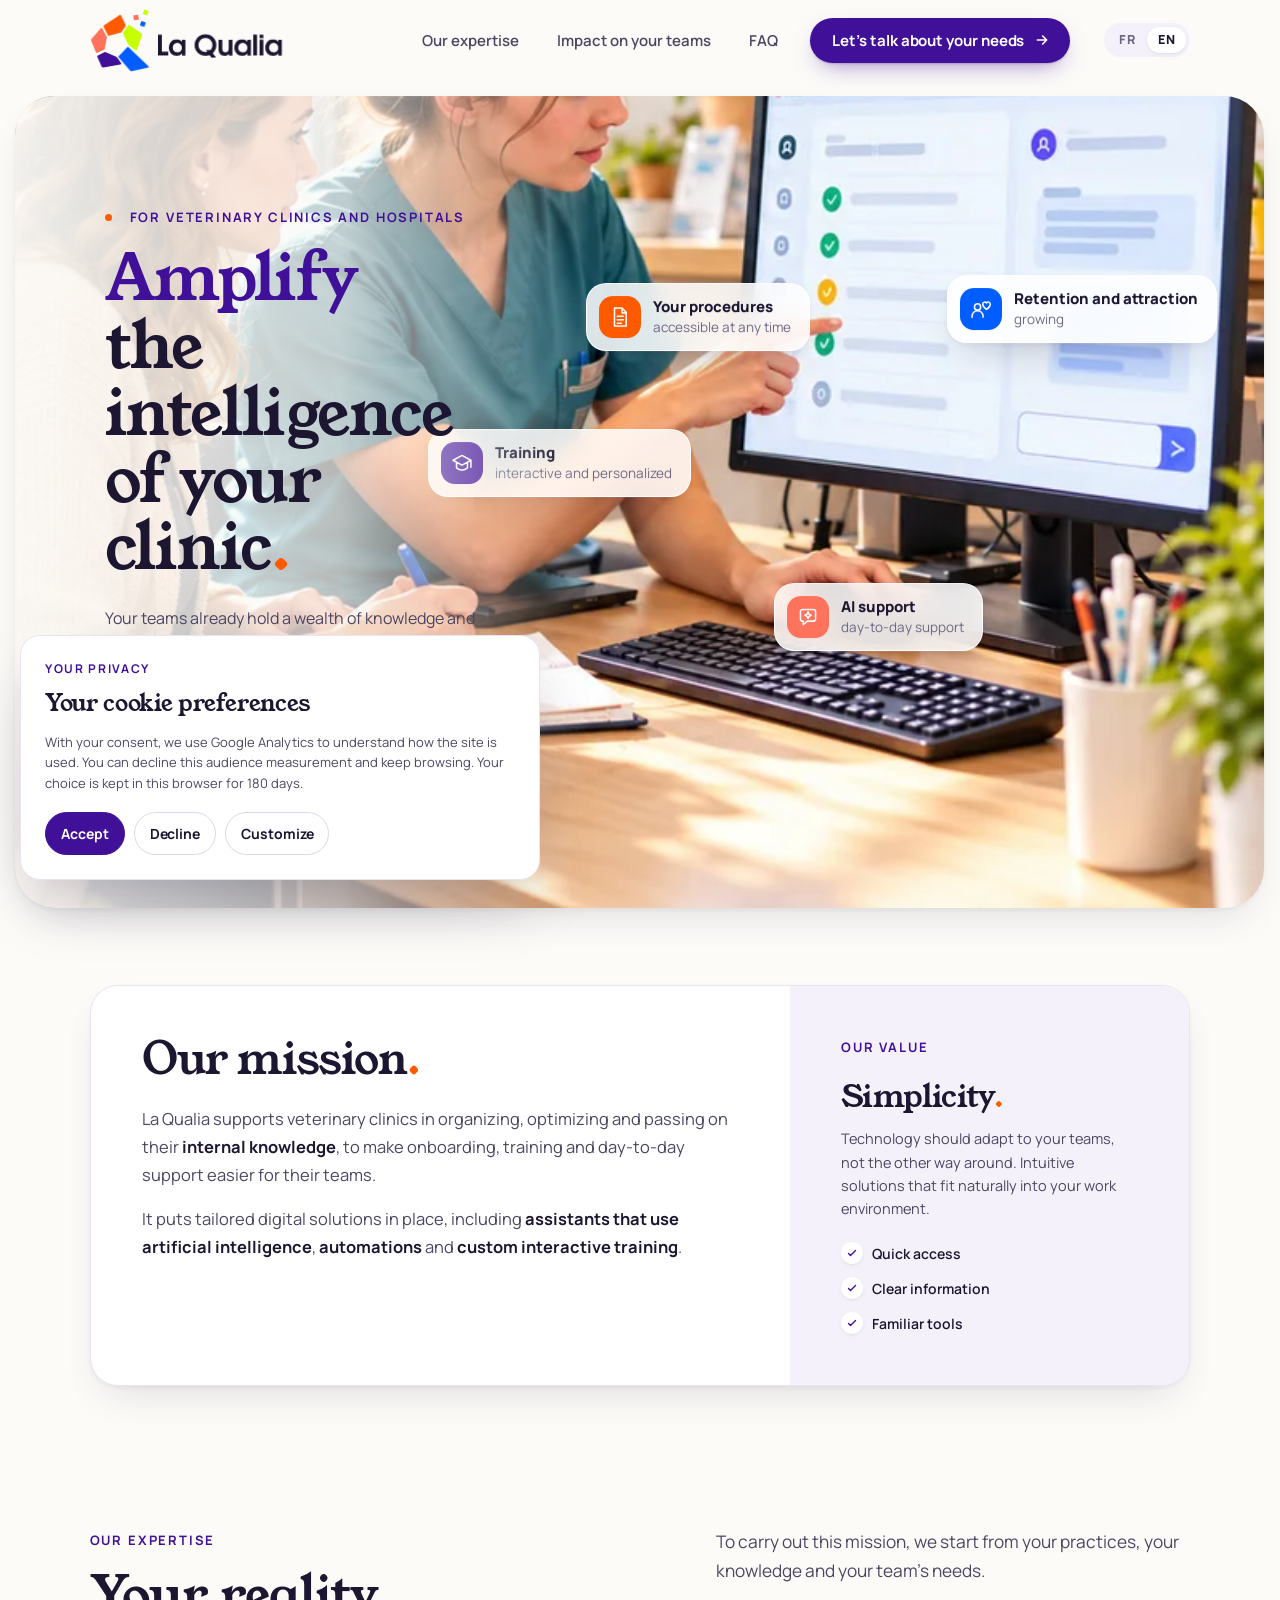
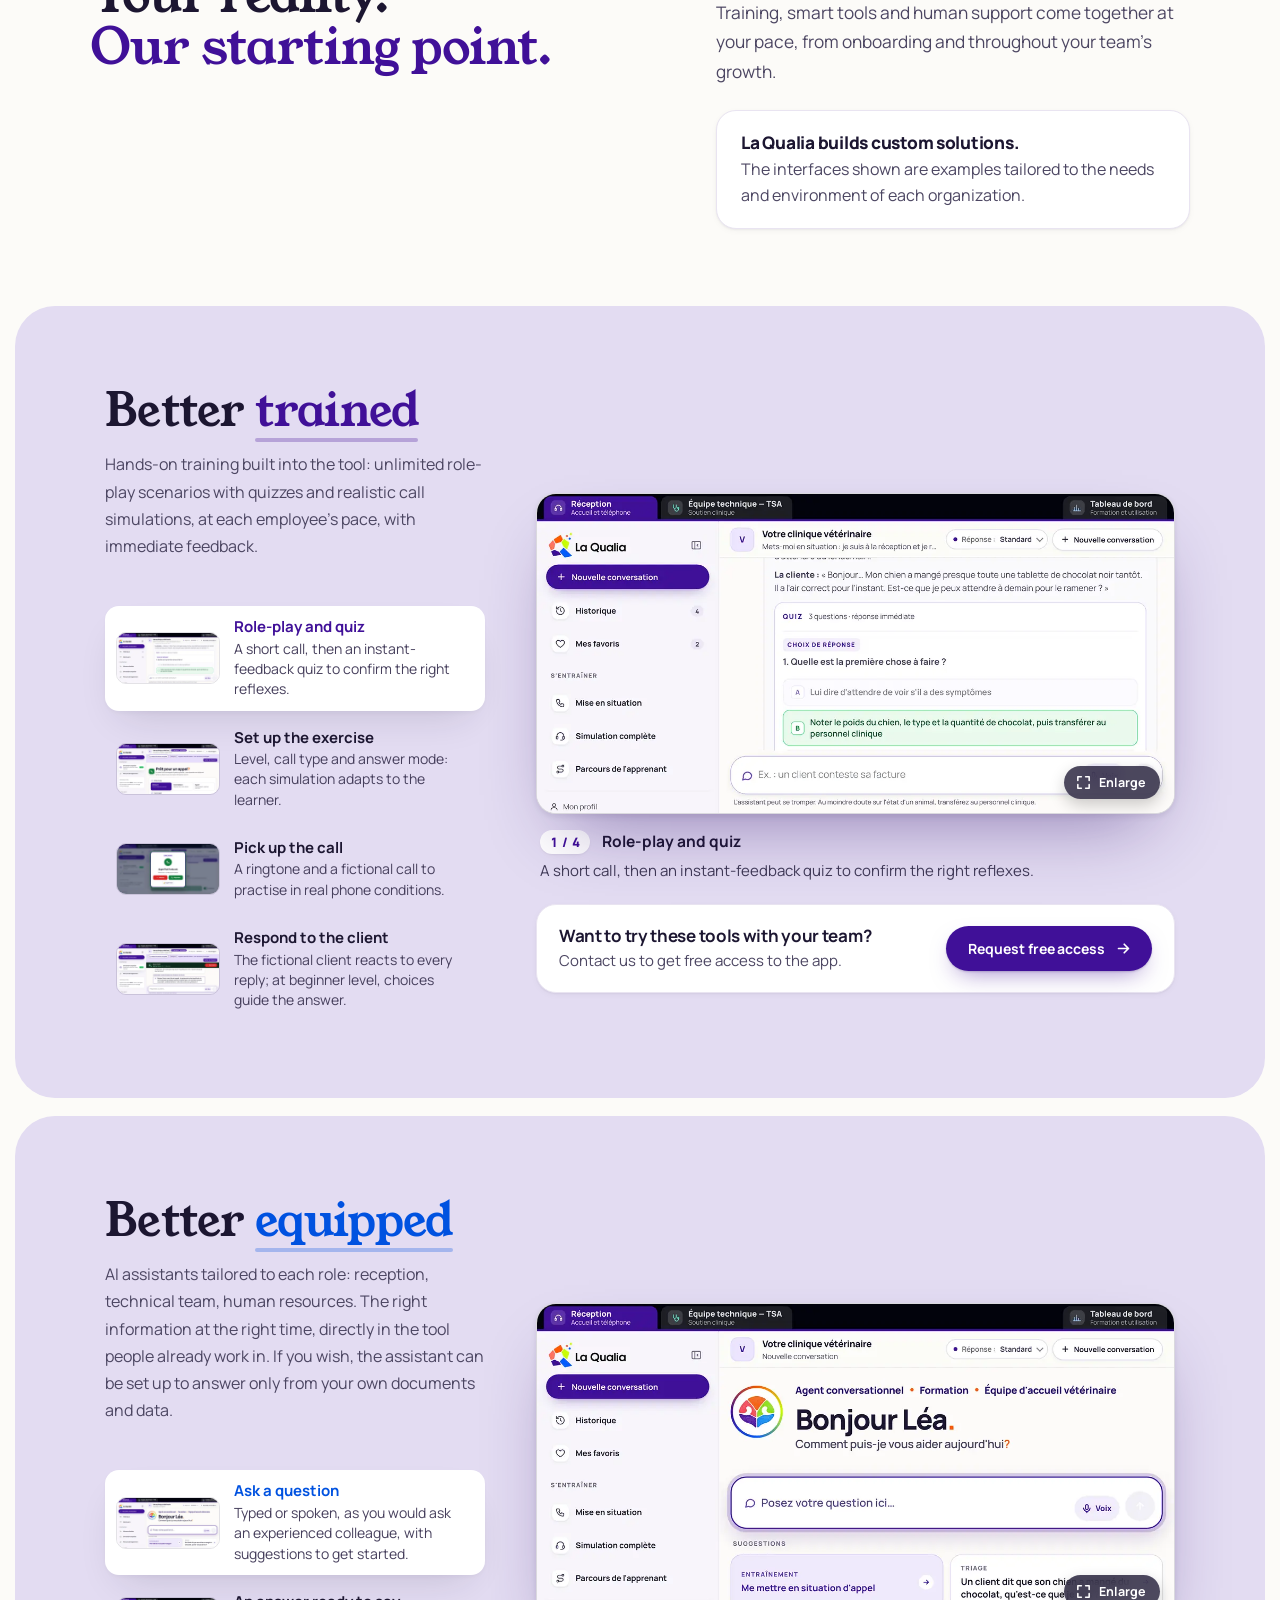
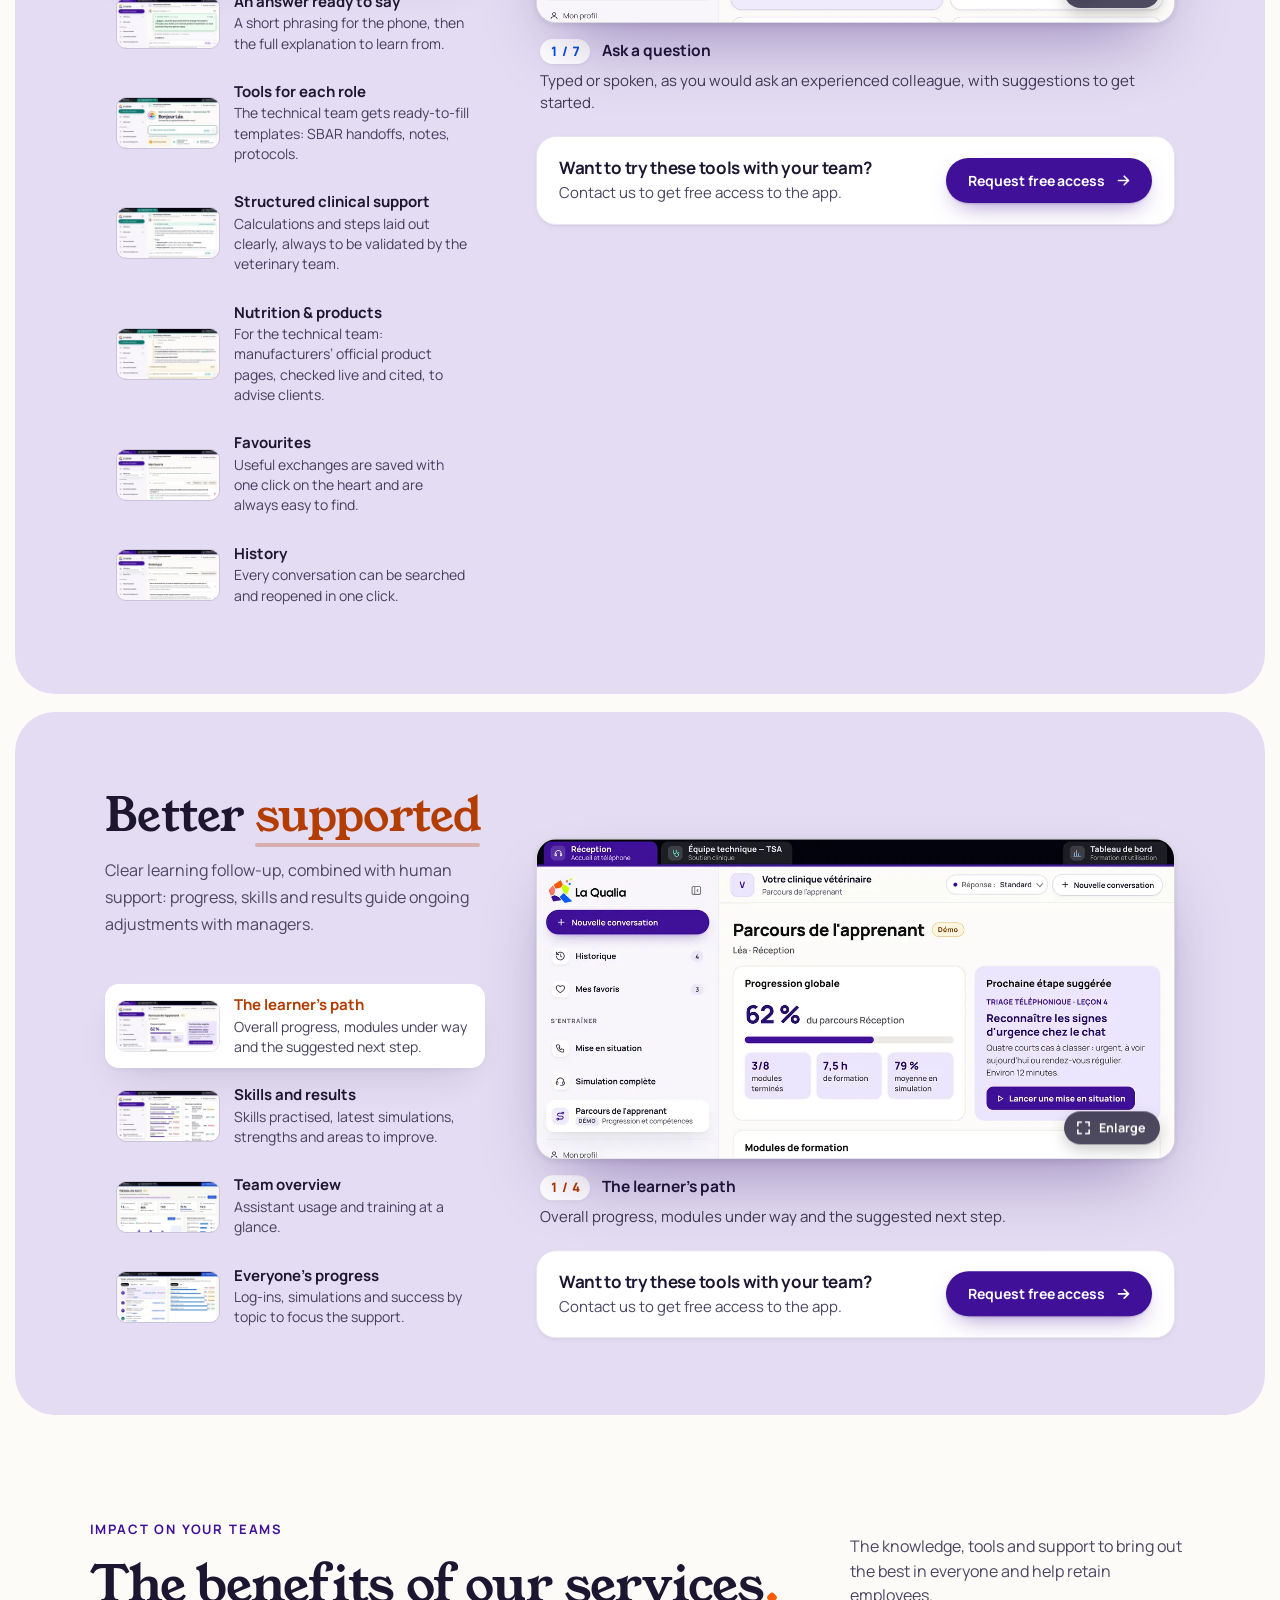
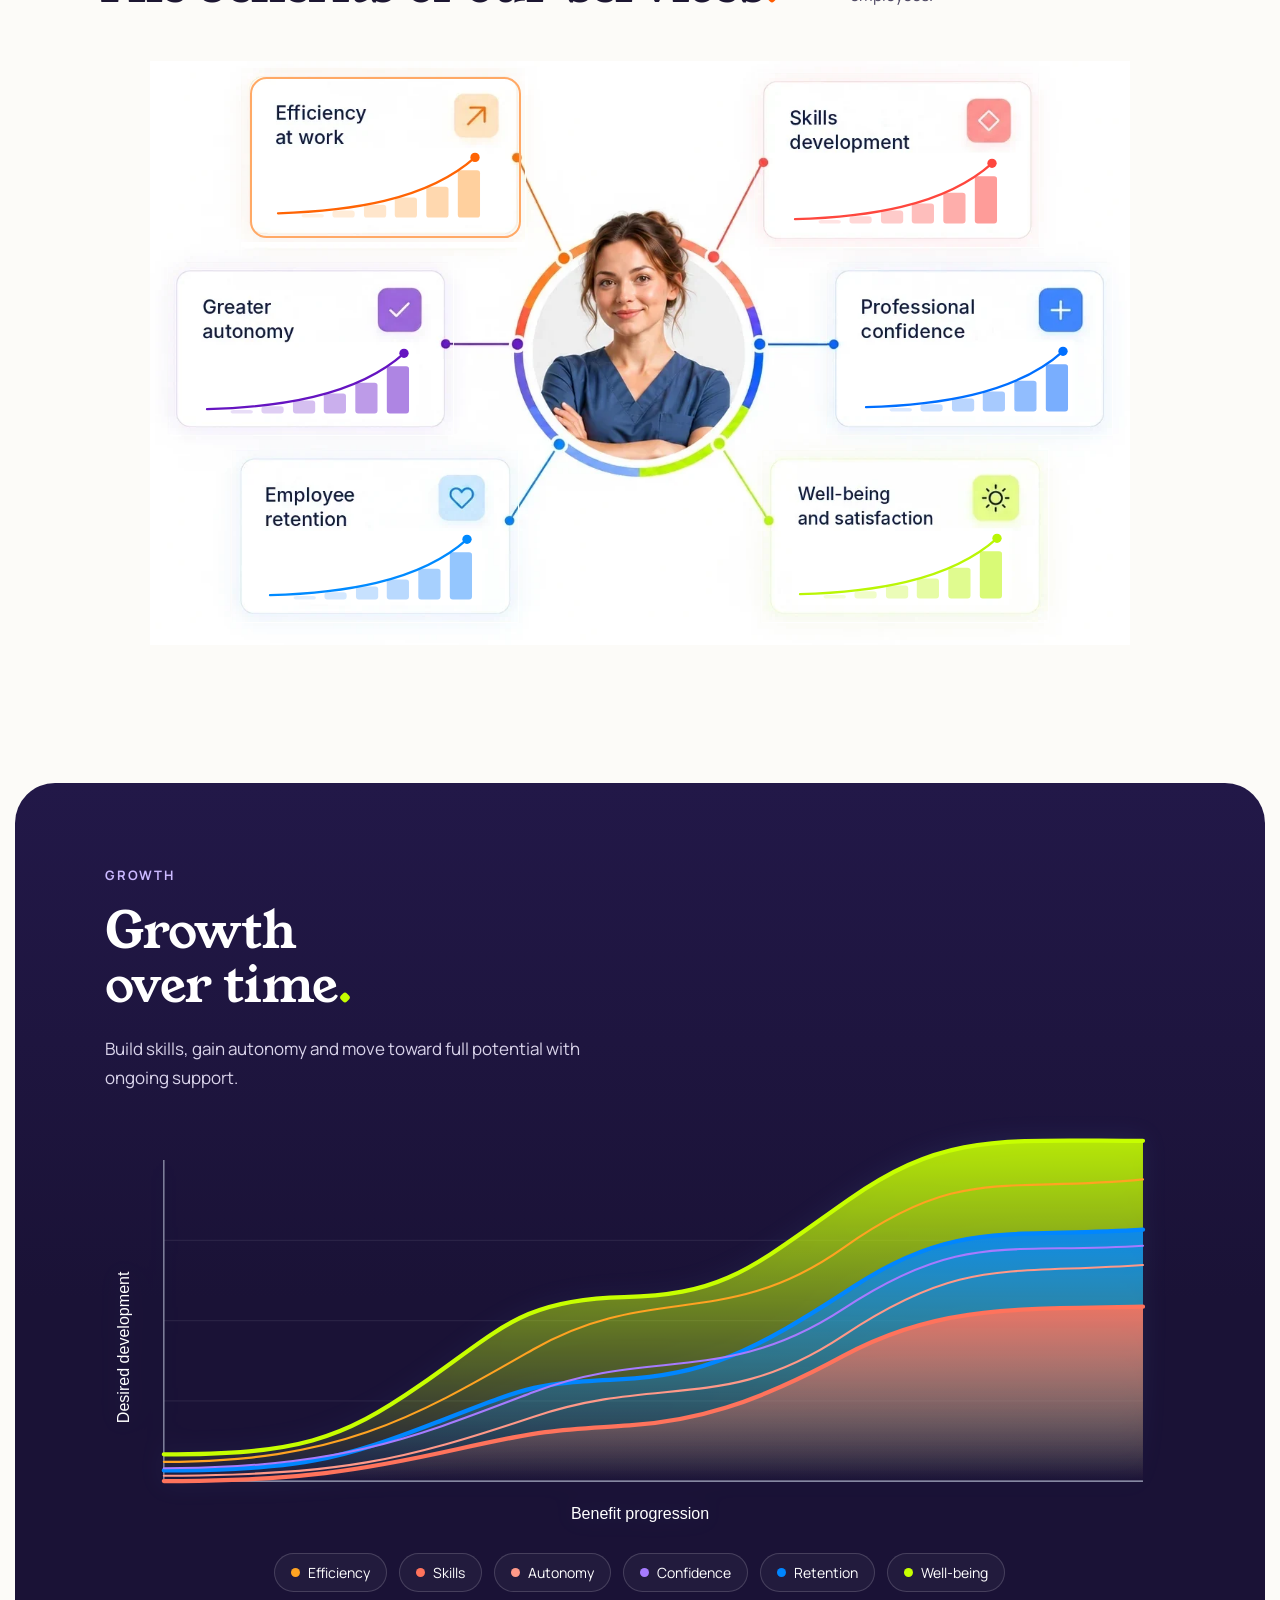
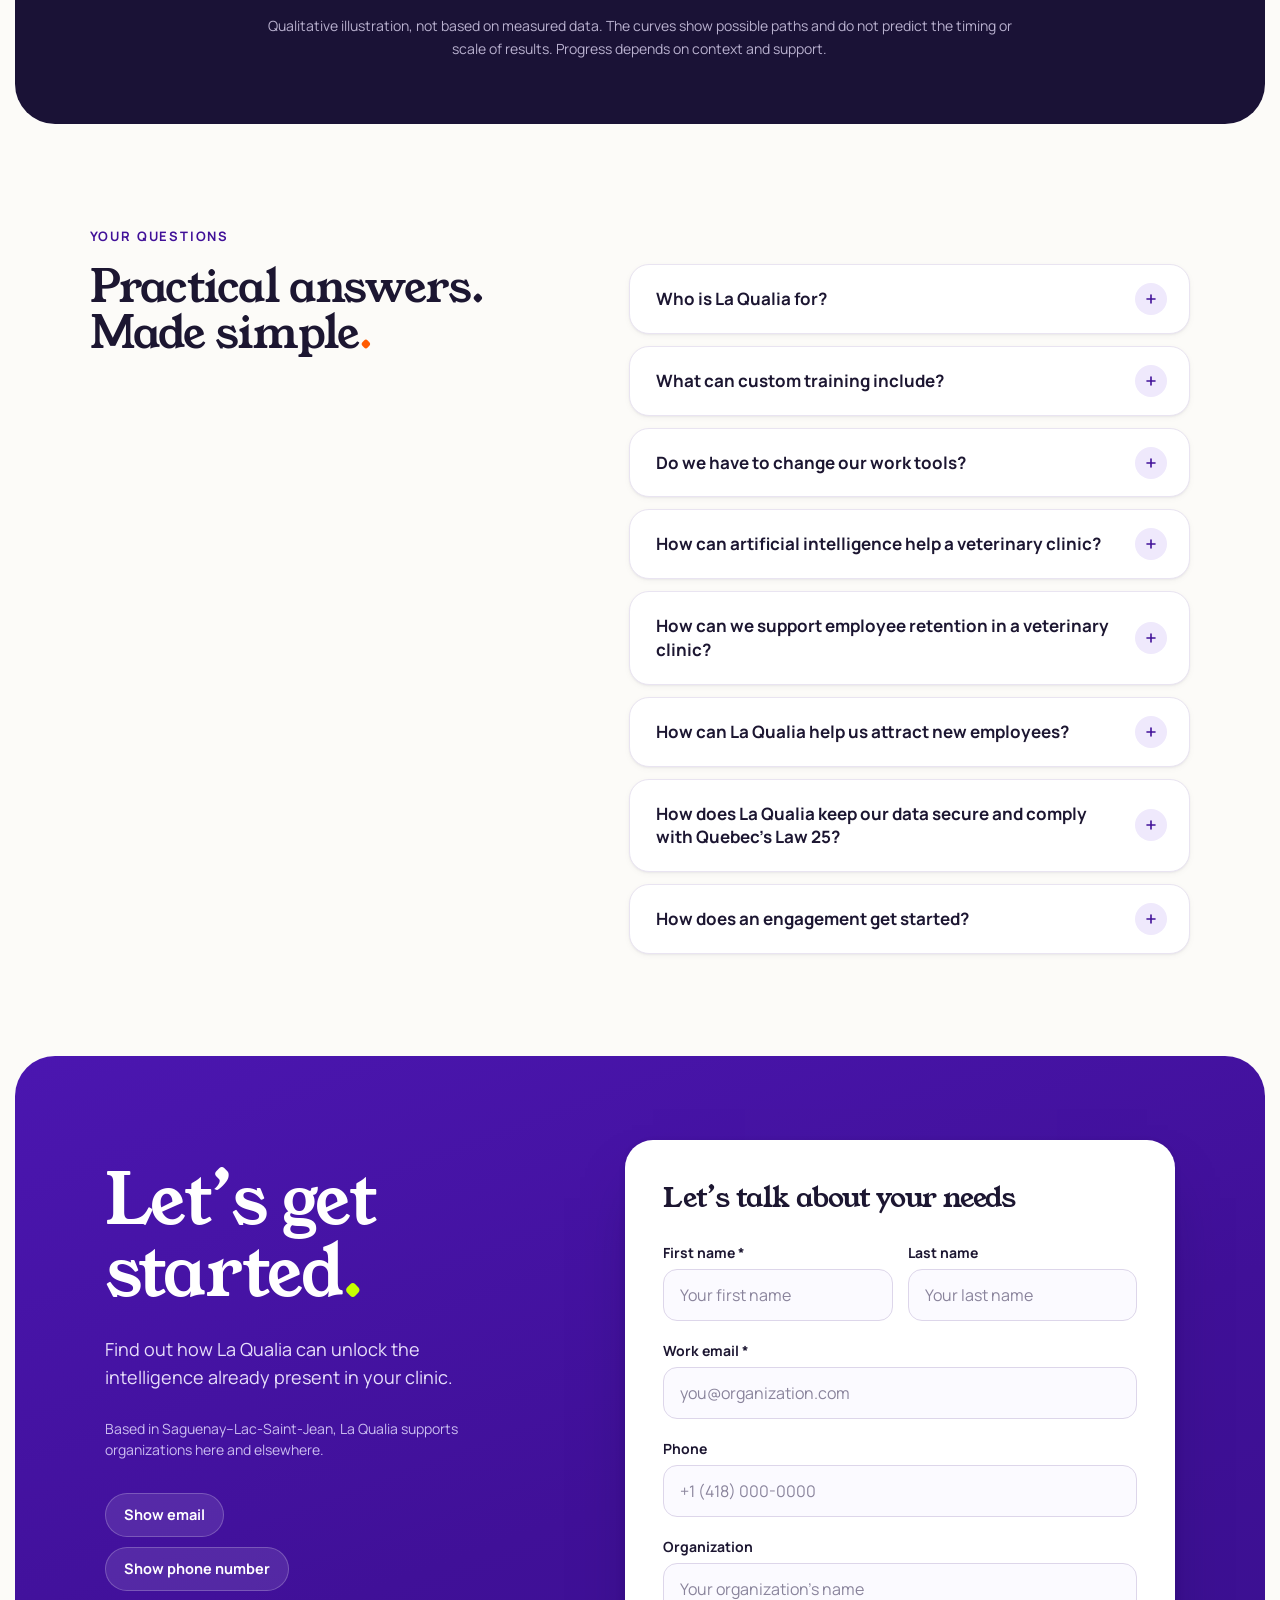
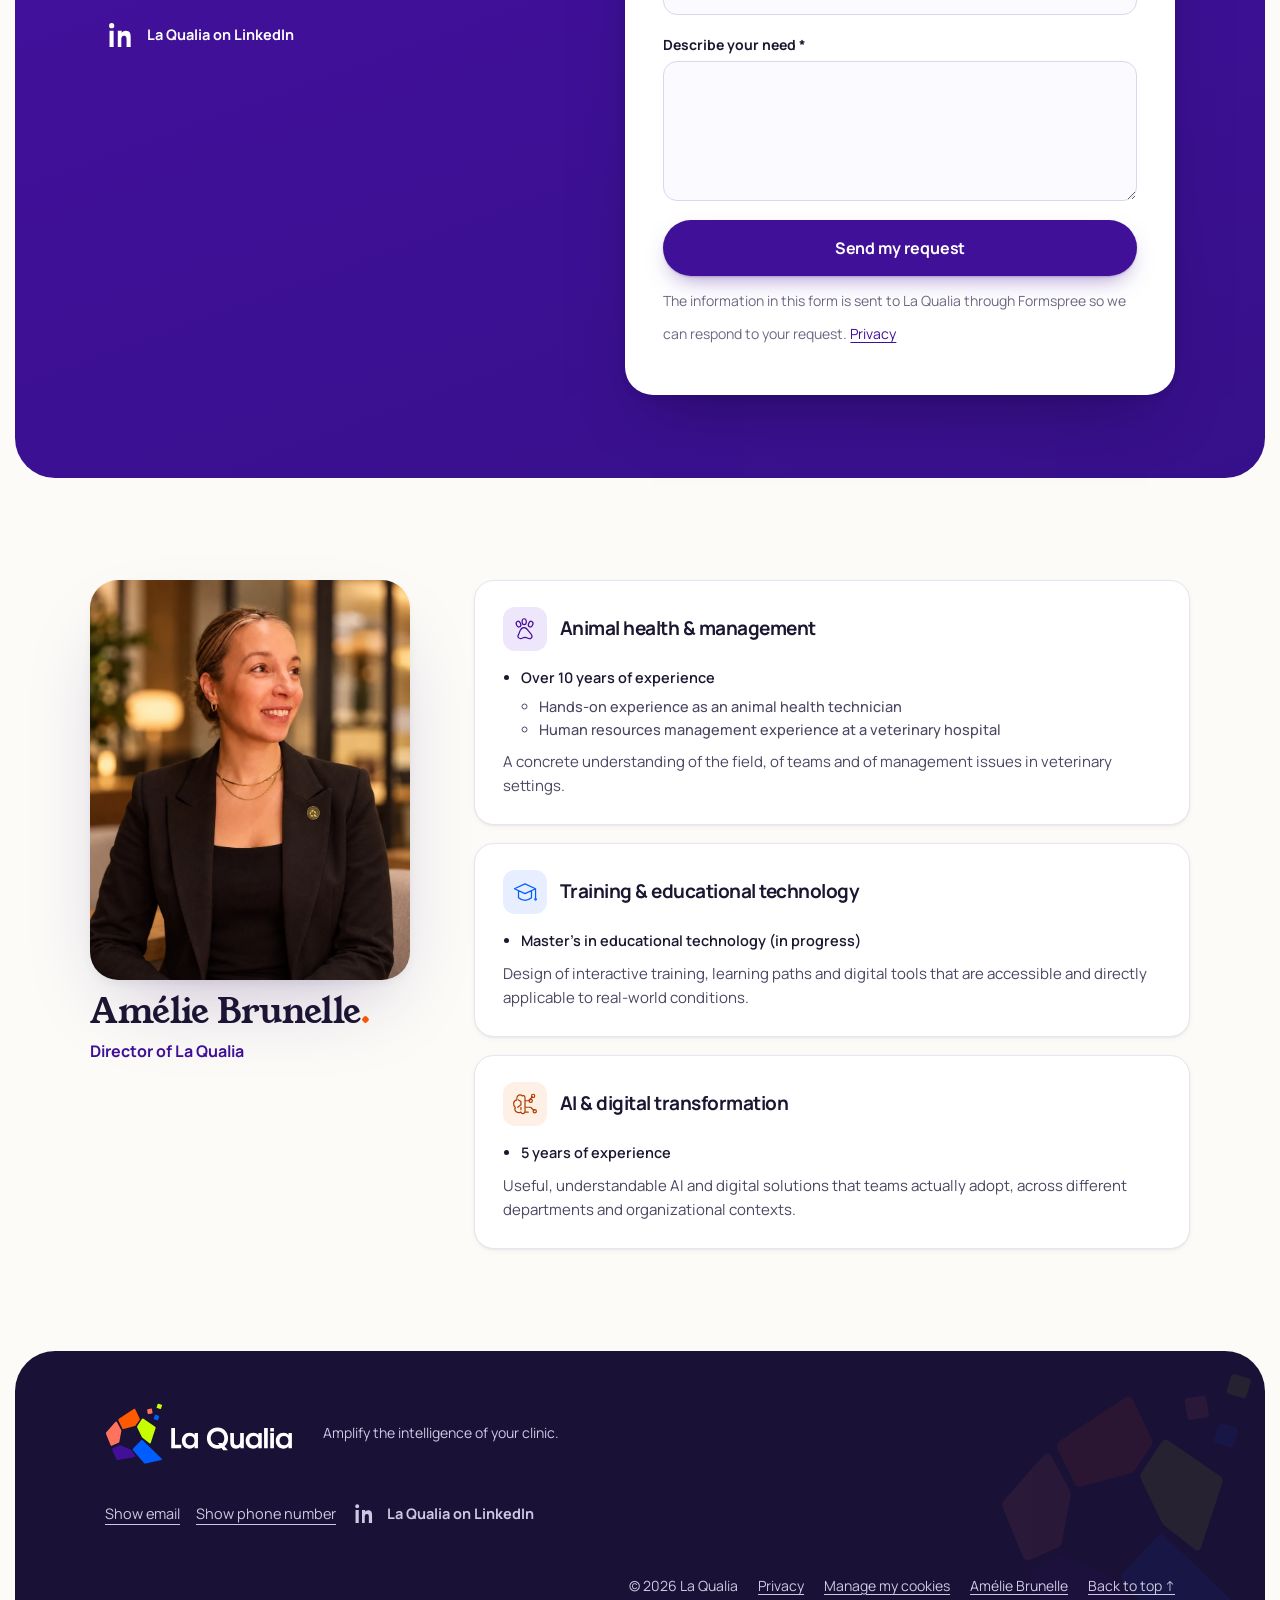
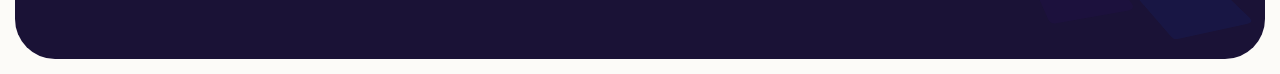
<file: en/index.html>
<!doctype html>
<html lang="en-CA">
<head>
<meta charset="utf-8"><meta name="viewport" content="width=device-width,initial-scale=1">
<title>AI and Staff Training for Veterinary Clinics | La Qualia</title>
<meta name="description" content="Québec-based AI and training company for veterinary clinics: AI assistants for the front desk and veterinary technicians, custom training and staff retention.">
<meta name="theme-color" content="#f6f6f2"><link rel="canonical" href="https://laqualia.com/en/"><link rel="alternate" hreflang="fr-CA" href="https://laqualia.com/"><link rel="alternate" hreflang="en-CA" href="https://laqualia.com/en/"><link rel="alternate" hreflang="x-default" href="https://laqualia.com/">
<meta property="og:locale" content="en_CA"><meta property="og:locale:alternate" content="fr_CA"><meta property="og:type" content="website"><meta property="og:url" content="https://laqualia.com/en/"><meta property="og:image" content="https://laqualia.com/assets/partage-en.png"><meta name="twitter:card" content="summary_large_image"><meta name="robots" content="index,follow,max-image-preview:large,max-snippet:-1"><meta property="og:site_name" content="La Qualia"><meta property="og:title" content="AI and Staff Training for Veterinary Clinics | La Qualia"><meta property="og:description" content="Québec-based AI and training company for veterinary clinics: AI assistants for the front desk and veterinary technicians, custom training and staff retention."><meta property="og:image:width" content="1200"><meta property="og:image:height" content="630"><meta property="og:image:alt" content="La Qualia: training, artificial intelligence and human support for veterinary clinics"><meta name="twitter:title" content="AI and Staff Training for Veterinary Clinics | La Qualia"><meta name="twitter:description" content="Québec-based AI and training company for veterinary clinics: AI assistants for the front desk and veterinary technicians, custom training and staff retention."><meta name="twitter:image" content="https://laqualia.com/assets/partage-en.png"><meta name="twitter:image:alt" content="La Qualia: training, artificial intelligence and human support for veterinary clinics">
<link rel="icon" href="../assets/favicon.svg?v=qfacette" type="image/svg+xml"><link rel="icon" href="../assets/favicon.ico" sizes="any"><link rel="apple-touch-icon" href="../assets/apple-touch-icon.png"><link rel="preconnect" href="https://fonts.googleapis.com"><link rel="preconnect" href="https://fonts.gstatic.com" crossorigin><link href="https://fonts.googleapis.com/css2?family=Young+Serif&family=Manrope:wght@400;500;600;700;800&display=swap" rel="stylesheet"><link rel="stylesheet" href="../styles.css?v=20261022-mob2"><link rel="stylesheet" href="../site.css?v=20261026-r4"><script src="../app.js?v=20261019-lev" defer></script><script src="../leviers.js?v=20261022-cap" defer></script><script src="../analytics.js?v=20261012-audit" defer></script>
<script type="application/ld+json">{"@context":"https://schema.org","@graph":[{"@type":"Organization","@id":"https://laqualia.com/#organisation","name":"La Qualia","url":"https://laqualia.com/","logo":"https://laqualia.com/assets/logo-clair.png","image":"https://laqualia.com/assets/partage-en.png","description":"Québec-based AI and training company for veterinary clinics: AI assistants for the front desk and veterinary technicians, custom training and staff retention.","knowsAbout":["veterinary clinics","artificial intelligence","custom training","interactive training","employee retention","digital transformation","employee onboarding","knowledge transfer"],"founder":{"@id":"https://laqualia.com/#amelie-brunelle"},"sameAs":["https://www.linkedin.com/company/la-qualia/about/?viewAsMember=true"],"areaServed":{"@type":"Country","name":"Canada"},"knowsLanguage":["fr-CA","en-CA"]},{"@type":"Person","@id":"https://laqualia.com/#amelie-brunelle","name":"Amélie Brunelle","jobTitle":"Director","image":"https://laqualia.com/assets/amelie-brunelle.webp","worksFor":{"@id":"https://laqualia.com/#organisation"},"knowsAbout":["animal health","management in veterinary settings","training and educational technology","artificial intelligence","digital transformation"]},{"@type":"WebSite","@id":"https://laqualia.com/en/#site","url":"https://laqualia.com/en/","name":"La Qualia","inLanguage":"en-CA","publisher":{"@id":"https://laqualia.com/#organisation"}},{"@type":"WebPage","@id":"https://laqualia.com/en/#page","url":"https://laqualia.com/en/","name":"AI and Staff Training for Veterinary Clinics | La Qualia","description":"Québec-based AI and training company for veterinary clinics: AI assistants for the front desk and veterinary technicians, custom training and staff retention.","inLanguage":"en-CA","isPartOf":{"@id":"https://laqualia.com/en/#site"},"about":{"@id":"https://laqualia.com/en/#service"},"primaryImageOfPage":{"@type":"ImageObject","url":"https://laqualia.com/assets/hero-veterinaire.webp"},"keywords":"veterinary AI company, artificial intelligence for veterinary clinics, veterinary staff training, veterinary receptionist training, veterinary technician training, veterinary AI assistant, Québec, Canada, employee retention"},{"@type":"Service","@id":"https://laqualia.com/en/#service","name":"Training, artificial intelligence and support for veterinary clinics","serviceType":"Custom training, assistants that use artificial intelligence, automation and human support","provider":{"@id":"https://laqualia.com/#organisation"},"areaServed":{"@type":"Country","name":"Canada"},"audience":{"@type":"Audience","audienceType":"Veterinary clinics and hospitals, managers and employees"},"description":"Personalized training paths, AI assistants tailored to each role and structured human support to help with onboarding, employee retention and the digital transformation of veterinary clinics.","hasOfferCatalog":{"@type":"OfferCatalog","name":"Better trained, better equipped, better supported","itemListElement":[{"@type":"Offer","itemOffered":{"@type":"Service","name":"Better trained: custom interactive training","description":"Personalized training portal, interactive quizzes, scenarios and progress tracking for managers."}},{"@type":"Offer","itemOffered":{"@type":"Service","name":"Better equipped: assistants that use artificial intelligence","description":"Assistants tailored to each role that give access to information and procedures at the right time, with automation."}},{"@type":"Offer","itemOffered":{"@type":"Service","name":"Better supported: structured human support","description":"Gathering employee feedback, analyzing needs and making ongoing adjustments with managers."}}]}},{"@type":"FAQPage","@id":"https://laqualia.com/en/#faq","inLanguage":"en-CA","mainEntity":[{"@type":"Question","name":"Who is La Qualia for?","acceptedAnswer":{"@type":"Answer","text":"Veterinary clinics and hospitals that want to improve onboarding, training and day-to-day support for their employees, while making managers’ work easier. Solutions are tailored to the roles, needs and practices of each clinic."}},{"@type":"Question","name":"What can custom training include?","acceptedAnswer":{"@type":"Answer","text":"Interactive training built from your knowledge and internal procedures, tailored to your clinic’s needs: work processes, customer service, how emergencies are handled and much more. Each course can include quizzes, scenarios and interactive activities, with statistical tracking that lets managers follow employees’ progress and what they have learned."}},{"@type":"Question","name":"Do we have to change our work tools?","acceptedAnswer":{"@type":"Answer","text":"La Qualia favours integration into your existing environment. Technical options and constraints are assessed before deployment to keep new habits to a minimum."}},{"@type":"Question","name":"How can artificial intelligence help a veterinary clinic?","acceptedAnswer":{"@type":"Answer","text":"Assistants that use artificial intelligence give access to your clinic’s information and procedures when your teams need them, for example to find an internal procedure. They draw on your own content and do not replace human follow-up, which remains a core part of the method: listening to employees, analyzing needs and making adjustments with managers."}},{"@type":"Question","name":"How can we support employee retention in a veterinary clinic?","acceptedAnswer":{"@type":"Answer","text":"By supporting onboarding, skills development and engagement: a training path from day one, resources that are accessible every day, and human follow-up that gathers employee feedback so support can be adjusted with managers. These benefits are intended outcomes and are tracked according to your clinic’s reality."}},{"@type":"Question","name":"How can La Qualia help us attract new employees?","acceptedAnswer":{"@type":"Answer","text":"A clinic that invests in its employees’ development also becomes more attractive to future candidates. By offering structured onboarding, interactive training and tools that are accessible every day, you show candidates that they will be able to learn, grow and feel supported from the day they arrive. A concrete advantage for standing out as an employer and encouraging your teams to stay."}},{"@type":"Question","name":"How does La Qualia keep our data secure and comply with Quebec’s Law 25?","acceptedAnswer":{"@type":"Answer","text":"Protecting your information is a priority. Each solution is designed with your digital environment, authorized access and the requirements of Law 25 in mind. We favour using your existing tools and limit the handling of personal and client information to what is strictly necessary. Security measures and responsibilities are defined with your clinic before deployment."}},{"@type":"Question","name":"How does an engagement get started?","acceptedAnswer":{"@type":"Answer","text":"A conversation helps us understand your needs, roles and existing resources. The components to deploy are then defined according to your reality, with follow-up once they are in place."}}]}]}</script>
</head>
<body>
<a class="skip" href="#contenu">Skip to content</a>
<header class="header"><div class="nav-wrap"><a class="brand" href="#accueil" aria-label="La Qualia, home"><svg class="logo-anim" viewBox="0 0 1400 450" width="190" height="61" aria-hidden="true" focusable="false"><g transform="translate(6 4)"><path class="pc" style="--x:-300px;--y:-1500px;--r:-140deg;--d:0s" fill="#ff5a00" d="M96 112 L205 40 Q214 35 218 45 L249 110 Q251 115 248 121 L220 161 Q218 165 213 166 L131 188 Q124 190 121 184 L92 126 Q88 118 96 112 Z"/><path class="pc" style="--x:420px;--y:-1300px;--r:110deg;--d:.14s" fill="#ff735c" d="M69 136 Q76 129 81 137 L112 194 Q115 199 113 206 L99 281 Q98 287 92 290 L47 310 Q38 314 34 305 L1 224 Q-2 217 3 211 Z"/><path class="pc" style="--x:-180px;--y:-1700px;--r:-200deg;--d:.26s" fill="#401098" d="M53 329 L96 307 Q101 304 107 307 L181 339 Q185 340 188 345 L216 384 Q221 392 211 395 L90 416 Q80 418 76 409 L46 341 Q43 333 53 329 Z"/><path class="pc" style="--x:360px;--y:-1400px;--r:150deg;--d:.07s" fill="#c7ff00" d="M264 116 Q271 107 277 112 L363 171 Q369 175 366 183 L331 290 Q328 299 321 293 L270 253 Q267 251 265 246 L231 176 Q228 171 232 165 Z"/><path class="pc" style="--x:-420px;--y:-1600px;--r:90deg;--d:.2s" fill="#005dff" d="M259 271 Q265 265 271 271 L412 407 Q419 414 409 417 L294 442 Q286 444 281 438 L201 346 Q195 339 201 332 Z"/><g class="pc sq" style="--x:700px;--y:-1500px;--r:200deg;--d:1.0s"><rect x="306" y="39" width="36" height="36" rx="5" fill="#ff735c" transform="rotate(-9 324.0 57.0)"/></g><g class="pc sq" style="--x:-500px;--y:-1800px;--r:-160deg;--d:1.12s"><rect x="377" y="4" width="34" height="34" rx="5" fill="#c7ff00" transform="rotate(17 394.0 21.0)"/></g><g class="pc sq" style="--x:300px;--y:-1200px;--r:180deg;--d:1.22s"><rect x="356" y="86" width="34" height="34" rx="5" fill="#005dff" transform="rotate(18 373.0 103.0)"/></g></g><g fill="#ffffff" transform="translate(474 334) scale(0.2028985507246377 -0.2028985507246377)"><g transform="translate(0 0)"><path class="lt" style="--d:1.05s" d="M68 0H431V131H205V739H68Z"/></g><g transform="translate(425 0)"><path class="lt" style="--d:1.11s" d="M615 554H493V480C447 541 392 567 312 567C148 567 30 444 30 275C30 108 147 -13 309 -13C387 -13 440 11 493 72V0H615ZM326 445C421 445 489 374 489 273C489 233 473 187 449 159C422 126 379 109 328 109C231 109 164 175 164 272C164 373 231 445 326 445Z"/></g><g transform="translate(1335 0)"><path class="lt" style="--d:1.17s" d="M420 752C200 752 30 585 30 369C30 155 202 -13 419 -13C634 -13 800 154 800 369C800 582 631 752 420 752ZM418 620C555 620 662 510 662 368C662 225 558 119 418 119C278 119 168 229 168 369C168 512 276 620 418 620Z"/></g><g transform="translate(1335 0)"><path class="lt tail" style="--d:1.9s" d="M430 190H575L790 -75H625Z"/></g><g transform="translate(2160 0)"><path class="lt" style="--d:1.23s" d="M547 554H414V293C414 219 409 184 393 160C374 127 337 109 292 109C258 109 232 120 214 144C195 168 187 208 187 283V554H54V257C54 163 65 114 96 69C133 16 192 -13 265 -13C332 -13 373 4 424 53V0H547Z"/></g><g transform="translate(2745 0)"><path class="lt" style="--d:1.29s" d="M615 554H493V480C447 541 392 567 312 567C148 567 30 444 30 275C30 108 147 -13 309 -13C387 -13 440 11 493 72V0H615ZM326 445C421 445 489 374 489 273C489 233 473 187 449 159C422 126 379 109 328 109C231 109 164 175 164 272C164 373 231 445 326 445Z"/></g><g transform="translate(3390 0)"><path class="lt" style="--d:1.35s" d="M54 0H187V739H54Z"/></g><g transform="translate(3615 0)"><path class="lt" style="--d:1.41s" d="M54 0H187V554H54ZM54 614H187V739H54Z"/></g><g transform="translate(3840 0)"><path class="lt" style="--d:1.47s" d="M615 554H493V480C447 541 392 567 312 567C148 567 30 444 30 275C30 108 147 -13 309 -13C387 -13 440 11 493 72V0H615ZM326 445C421 445 489 374 489 273C489 233 473 187 449 159C422 126 379 109 328 109C231 109 164 175 164 272C164 373 231 445 326 445Z"/></g></g></svg></a><button class="menu-toggle" aria-expanded="false" aria-controls="navigation">Menu <span aria-hidden="true">☰</span></button><nav id="navigation" aria-label="Main navigation"><a href="#approche">Our expertise</a><a href="#potentiel">Impact on your teams</a><a href="#questions">FAQ</a><a class="button small primary" data-contact href="#contact">Let’s talk about your needs <span aria-hidden="true">↗</span></a></nav><div class="lang-switch" role="group" aria-label="Choose language"><a href="../" lang="fr" hreflang="fr-CA" data-lang-switch title="Français" aria-label="Français">FR</a><i aria-hidden="true"></i><span class="ls-cur" lang="en" aria-current="true">EN</span></div></div></header>
<main id="contenu">
<section class="hx" id="accueil" aria-labelledby="hero-title"><div class="hx-stage"><div class="hx-frame"><picture><source media="(max-width:900px)" srcset="../assets/hero-accueil-mobile.webp?v=2"><img class="hx-photo" src="../assets/hero-accueil.webp" alt="At the front desk of a bright veterinary clinic, a technician shows a colleague a support app on screen." width="1672" height="941" fetchpriority="high"></picture>
<div class="hx-ui"><div class="hx-card hx-c1"><span class="hx-ic ic-o" aria-hidden="true"><svg viewBox="0 0 32 32"><path d="M8 3h11l6 6v20H8V3Zm11 0v7h6M12 15h9M12 20h9M12 25h6"/></svg></span><span class="hx-tx"><strong>Your procedures</strong><small>accessible at any time</small></span></div><div class="hx-card hx-c2"><span class="hx-ic ic-p" aria-hidden="true"><svg viewBox="0 0 32 32"><path d="m3 12 13-7 13 7-13 7-13-7Zm5 3v8c5 4 11 4 16 0v-8M29 12v10"/></svg></span><span class="hx-tx"><strong>Training</strong><small>interactive and personalized</small></span></div><div class="hx-card hx-c3"><span class="hx-ic ic-b" aria-hidden="true"><svg viewBox="0 0 32 32"><circle cx="11" cy="13" r="4.5"/><path d="M3 28v-1.5a8 8 0 0 1 16 0V28"/><path d="M24 16.5s-5.5-3.4-5.5-7.6a3 3 0 0 1 5.5-1.7 3 3 0 0 1 5.5 1.7c0 4.2-5.5 7.6-5.5 7.6z"/></svg></span><span class="hx-tx"><strong>Retention and attraction</strong><small>growing</small></span></div><div class="hx-card hx-c4"><span class="hx-ic ic-c" aria-hidden="true"><svg viewBox="0 0 32 32"><path d="M5 8a3 3 0 0 1 3-3h16a3 3 0 0 1 3 3v11a3 3 0 0 1-3 3H15l-6 5v-5H8a3 3 0 0 1-3-3z"/><path d="M16 8.5c.5 3 1.5 4 4.5 5-3 1-4 2-4.5 5-.5-3-1.5-4-4.5-5 3-1 4-2 4.5-5z"/></svg></span><span class="hx-tx"><strong>AI support</strong><small>day-to-day support</small></span></div></div></div>
<div class="hx-copy wrap"><p class="hx-eyebrow"><span class="dot"></span> FOR VETERINARY CLINICS AND HOSPITALS</p><h1 id="hero-title"><span class="u">Amplify</span><br>the intelligence<br>of your<br>clinic<span class="orange">.</span></h1><p class="hx-desc">Your teams already hold a wealth of knowledge and information. La Qualia brings it to life by making it smarter, more accessible and more useful every day, right inside the tools you already use.</p><div class="hx-actions"><a class="button primary" data-contact href="#contact">Let’s talk about your needs<svg viewBox="0 0 24 24" aria-hidden="true" focusable="false"><path d="M5 12h14M13 6l6 6-6 6"/></svg></a></div></div></div></section>
<section class="values wrap" aria-label="Our mission and our value"><article class="mcard"><span class="vc-bar" aria-hidden="true"></span><div class="mc-main"><h2>Our mission<span class="orange">.</span></h2><p class="vc-body">La Qualia supports veterinary clinics in organizing, optimizing and passing on their <strong>internal knowledge</strong>, to make onboarding, training and day-to-day support easier for their teams.</p><p class="vc-body vc-body2">It puts tailored digital solutions in place, including <strong>assistants that use artificial intelligence</strong>, <strong>automations</strong> and <strong>custom interactive training</strong>.</p></div><aside class="mc-value"><p class="mcv-tag">Our value</p><h3>Simplicity<span class="orange">.</span></h3><p>Technology should adapt to your teams, not the other way around. Intuitive solutions that fit naturally into your work environment.</p><ul class="vc-checks"><li><span class="chk" aria-hidden="true"><svg viewBox="0 0 24 24"><path d="m5 13 4 4 10-10"/></svg></span>Quick access</li><li><span class="chk" aria-hidden="true"><svg viewBox="0 0 24 24"><path d="m5 13 4 4 10-10"/></svg></span>Clear information</li><li><span class="chk" aria-hidden="true"><svg viewBox="0 0 24 24"><path d="m5 13 4 4 10-10"/></svg></span>Familiar tools</li></ul></aside></article></section>
<section class="approach-intro wrap" id="approche" aria-labelledby="approach-title"><div class="approach-bridge"><div class="approach-heading"><p class="eyebrow">OUR EXPERTISE</p><h2 id="approach-title">Your reality.<br><span>Our starting point.</span></h2></div><div class="approach-copy"><p>To carry out this mission, we start from your practices, your knowledge and your team’s needs.</p><p>Training, smart tools and human support come together at your pace, from onboarding and throughout your team’s growth.</p><aside class="approach-note"><span class="an-bar" aria-hidden="true"></span><p><strong>La Qualia builds custom solutions.</strong> The interfaces shown are examples tailored to the needs and environment of each organization.</p></aside></div></div></section>
<div class="lev-stack" id="leviers" data-base="../"><section class="lev pil pil--formed" aria-labelledby="lev-h-forme"><div class="pil-inner"><div class="lev-panel" id="lev-forme" data-shots="f0-mise-en-situation-quiz::Role-play and quiz::A short call, then an instant-feedback quiz to confirm the right reflexes.|f1-simulation-preparer::Set up the exercise::Level, call type and answer mode: each simulation adapts to the learner.|f2-sonnerie::Pick up the call::A ringtone and a fictional call to practise in real phone conditions.|f3-simulation-echange::Respond to the client::The fictional client reacts to every reply; at beginner level, choices guide the answer.">
<div class="lev-copy"><h3 id="lev-h-forme">Better <span class="u">trained</span></h3><p class="pil-lead">Hands-on training built into the tool: unlimited role-play scenarios with quizzes and realistic call simulations, at each employee’s pace, with immediate feedback.</p></div>
<div class="lev-media"><figure class="lev-fig"><div class="lev-shot"><button type="button" class="lev-zoom" aria-label="Enlarge screenshot: Role-play and quiz"><img src="../assets/app/f0-mise-en-situation-quiz-1200.webp?v=4" srcset="../assets/app/f0-mise-en-situation-quiz-1200.webp?v=4 1200w, ../assets/app/f0-mise-en-situation-quiz-1920.webp?v=4 1920w" sizes="(max-width: 900px) 100vw, 760px" alt="Role-play and quiz: A short call, then an instant-feedback quiz to confirm the right reflexes." width="1200" height="600" loading="lazy" decoding="async"><span class="lev-zi"><svg viewBox="0 0 24 24" aria-hidden="true"><path d="M4 9V4h5M20 9V4h-5M4 15v5h5M20 15v5h-5"/></svg><span>Enlarge</span></span></button>
<button type="button" class="lev-nav prev" aria-label="Previous screenshot"><svg viewBox="0 0 24 24" aria-hidden="true"><path d="m15 5-7 7 7 7"/></svg></button><button type="button" class="lev-nav next" aria-label="Next screenshot"><svg viewBox="0 0 24 24" aria-hidden="true"><path d="m9 5 7 7-7 7"/></svg></button></div>
<figcaption><span class="lev-count">1 / 4</span><strong>Role-play and quiz</strong><span class="lev-cap">A short call, then an instant-feedback quiz to confirm the right reflexes.</span></figcaption></figure><div class="lev-cta"><div class="lev-cta-t"><strong>Want to try these tools with your team?</strong><p>Contact us to get free access to the app.</p></div><a class="lev-cta-btn" href="#contact" data-contact data-prefill="Hello, I’d like to try the La Qualia app for free with my team.">Request free access<svg viewBox="0 0 24 24" aria-hidden="true"><path d="M5 12h14M13 6l6 6-6 6"/></svg></a></div></div>
<ol class="lev-steps" aria-label="App screenshots, training and simulations"><li><button type="button" class="lev-step" data-i="0" aria-pressed="true"><img src="../assets/app/f0-mise-en-situation-quiz-480.webp?v=4" alt="" width="480" height="240" loading="lazy" decoding="async"><span class="ls-t"><strong>Role-play and quiz</strong><small>A short call, then an instant-feedback quiz to confirm the right reflexes.</small></span></button></li><li><button type="button" class="lev-step" data-i="1" aria-pressed="false"><img src="../assets/app/f1-simulation-preparer-480.webp?v=4" alt="" width="480" height="240" loading="lazy" decoding="async"><span class="ls-t"><strong>Set up the exercise</strong><small>Level, call type and answer mode: each simulation adapts to the learner.</small></span></button></li><li><button type="button" class="lev-step" data-i="2" aria-pressed="false"><img src="../assets/app/f2-sonnerie-480.webp?v=4" alt="" width="480" height="240" loading="lazy" decoding="async"><span class="ls-t"><strong>Pick up the call</strong><small>A ringtone and a fictional call to practise in real phone conditions.</small></span></button></li><li><button type="button" class="lev-step" data-i="3" aria-pressed="false"><img src="../assets/app/f3-simulation-echange-480.webp?v=4" alt="" width="480" height="240" loading="lazy" decoding="async"><span class="ls-t"><strong>Respond to the client</strong><small>The fictional client reacts to every reply; at beginner level, choices guide the answer.</small></span></button></li></ol>
</div></div></section><section class="lev pil pil--tooled" aria-labelledby="lev-h-outille"><div class="pil-inner"><div class="lev-panel" id="lev-outille" data-shots="t4-reception-accueil::Ask a question::Typed or spoken, as you would ask an experienced colleague, with suggestions to get started.|t1-reception-reponse::An answer ready to say::A short phrasing for the phone, then the full explanation to learn from.|t3-tsa-outils::Tools for each role::The technical team gets ready-to-fill templates: SBAR handoffs, notes, protocols.|t2-tsa-reponse::Structured clinical support::Calculations and steps laid out clearly, always to be validated by the veterinary team.|t5-nutrition-produits::Nutrition &amp; products::For the technical team: manufacturers’ official product pages, checked live and cited, to advise clients.|t6-favoris::Favourites::Useful exchanges are saved with one click on the heart and are always easy to find.|t7-historique::History::Every conversation can be searched and reopened in one click.">
<div class="lev-copy"><h3 id="lev-h-outille">Better <span class="u">equipped</span></h3><p class="pil-lead">AI assistants tailored to each role: reception, technical team, human resources. The right information at the right time, directly in the tool people already work in. If you wish, the assistant can be set up to answer only from your own documents and data.</p></div>
<div class="lev-media"><figure class="lev-fig"><div class="lev-shot"><button type="button" class="lev-zoom" aria-label="Enlarge screenshot: Ask a question"><img src="../assets/app/t4-reception-accueil-1200.webp?v=4" srcset="../assets/app/t4-reception-accueil-1200.webp?v=4 1200w, ../assets/app/t4-reception-accueil-1920.webp?v=4 1920w" sizes="(max-width: 900px) 100vw, 760px" alt="Ask a question: Typed or spoken, as you would ask an experienced colleague, with suggestions to get started." width="1200" height="600" loading="lazy" decoding="async"><span class="lev-zi"><svg viewBox="0 0 24 24" aria-hidden="true"><path d="M4 9V4h5M20 9V4h-5M4 15v5h5M20 15v5h-5"/></svg><span>Enlarge</span></span></button>
<button type="button" class="lev-nav prev" aria-label="Previous screenshot"><svg viewBox="0 0 24 24" aria-hidden="true"><path d="m15 5-7 7 7 7"/></svg></button><button type="button" class="lev-nav next" aria-label="Next screenshot"><svg viewBox="0 0 24 24" aria-hidden="true"><path d="m9 5 7 7-7 7"/></svg></button></div>
<figcaption><span class="lev-count">1 / 7</span><strong>Ask a question</strong><span class="lev-cap">Typed or spoken, as you would ask an experienced colleague, with suggestions to get started.</span></figcaption></figure><div class="lev-cta"><div class="lev-cta-t"><strong>Want to try these tools with your team?</strong><p>Contact us to get free access to the app.</p></div><a class="lev-cta-btn" href="#contact" data-contact data-prefill="Hello, I’d like to try the La Qualia app for free with my team.">Request free access<svg viewBox="0 0 24 24" aria-hidden="true"><path d="M5 12h14M13 6l6 6-6 6"/></svg></a></div></div>
<ol class="lev-steps" aria-label="App screenshots, support tools"><li><button type="button" class="lev-step" data-i="0" aria-pressed="true"><img src="../assets/app/t4-reception-accueil-480.webp?v=4" alt="" width="480" height="240" loading="lazy" decoding="async"><span class="ls-t"><strong>Ask a question</strong><small>Typed or spoken, as you would ask an experienced colleague, with suggestions to get started.</small></span></button></li><li><button type="button" class="lev-step" data-i="1" aria-pressed="false"><img src="../assets/app/t1-reception-reponse-480.webp?v=4" alt="" width="480" height="240" loading="lazy" decoding="async"><span class="ls-t"><strong>An answer ready to say</strong><small>A short phrasing for the phone, then the full explanation to learn from.</small></span></button></li><li><button type="button" class="lev-step" data-i="2" aria-pressed="false"><img src="../assets/app/t3-tsa-outils-480.webp?v=4" alt="" width="480" height="240" loading="lazy" decoding="async"><span class="ls-t"><strong>Tools for each role</strong><small>The technical team gets ready-to-fill templates: SBAR handoffs, notes, protocols.</small></span></button></li><li><button type="button" class="lev-step" data-i="3" aria-pressed="false"><img src="../assets/app/t2-tsa-reponse-480.webp?v=4" alt="" width="480" height="240" loading="lazy" decoding="async"><span class="ls-t"><strong>Structured clinical support</strong><small>Calculations and steps laid out clearly, always to be validated by the veterinary team.</small></span></button></li><li><button type="button" class="lev-step" data-i="4" aria-pressed="false"><img src="../assets/app/t5-nutrition-produits-480.webp?v=4" alt="" width="480" height="240" loading="lazy" decoding="async"><span class="ls-t"><strong>Nutrition &amp; products</strong><small>For the technical team: manufacturers’ official product pages, checked live and cited, to advise clients.</small></span></button></li><li><button type="button" class="lev-step" data-i="5" aria-pressed="false"><img src="../assets/app/t6-favoris-480.webp?v=4" alt="" width="480" height="240" loading="lazy" decoding="async"><span class="ls-t"><strong>Favourites</strong><small>Useful exchanges are saved with one click on the heart and are always easy to find.</small></span></button></li><li><button type="button" class="lev-step" data-i="6" aria-pressed="false"><img src="../assets/app/t7-historique-480.webp?v=4" alt="" width="480" height="240" loading="lazy" decoding="async"><span class="ls-t"><strong>History</strong><small>Every conversation can be searched and reopened in one click.</small></span></button></li></ol>
</div></div></section><section class="lev pil pil--encadre" aria-labelledby="lev-h-encadre"><div class="pil-inner"><div class="lev-panel" id="lev-encadre" data-shots="e1-parcours::The learner’s path::Overall progress, modules under way and the suggested next step.|e2-parcours-competences::Skills and results::Skills practised, latest simulations, strengths and areas to improve.|e3-tableau-de-bord::Team overview::Assistant usage and training at a glance.|e4-tableau-equipe::Everyone’s progress::Log-ins, simulations and success by topic to focus the support.">
<div class="lev-copy"><h3 id="lev-h-encadre">Better <span class="u">supported</span></h3><p class="pil-lead">Clear learning follow-up, combined with human support: progress, skills and results guide ongoing adjustments with managers.</p></div>
<div class="lev-media"><figure class="lev-fig"><div class="lev-shot"><button type="button" class="lev-zoom" aria-label="Enlarge screenshot: The learner’s path"><img src="../assets/app/e1-parcours-1200.webp?v=4" srcset="../assets/app/e1-parcours-1200.webp?v=4 1200w, ../assets/app/e1-parcours-1920.webp?v=4 1920w" sizes="(max-width: 900px) 100vw, 760px" alt="The learner’s path: Overall progress, modules under way and the suggested next step." width="1200" height="600" loading="lazy" decoding="async"><span class="lev-zi"><svg viewBox="0 0 24 24" aria-hidden="true"><path d="M4 9V4h5M20 9V4h-5M4 15v5h5M20 15v5h-5"/></svg><span>Enlarge</span></span></button>
<button type="button" class="lev-nav prev" aria-label="Previous screenshot"><svg viewBox="0 0 24 24" aria-hidden="true"><path d="m15 5-7 7 7 7"/></svg></button><button type="button" class="lev-nav next" aria-label="Next screenshot"><svg viewBox="0 0 24 24" aria-hidden="true"><path d="m9 5 7 7-7 7"/></svg></button></div>
<figcaption><span class="lev-count">1 / 4</span><strong>The learner’s path</strong><span class="lev-cap">Overall progress, modules under way and the suggested next step.</span></figcaption></figure><div class="lev-cta"><div class="lev-cta-t"><strong>Want to try these tools with your team?</strong><p>Contact us to get free access to the app.</p></div><a class="lev-cta-btn" href="#contact" data-contact data-prefill="Hello, I’d like to try the La Qualia app for free with my team.">Request free access<svg viewBox="0 0 24 24" aria-hidden="true"><path d="M5 12h14M13 6l6 6-6 6"/></svg></a></div></div>
<ol class="lev-steps" aria-label="App screenshots, learning follow-up"><li><button type="button" class="lev-step" data-i="0" aria-pressed="true"><img src="../assets/app/e1-parcours-480.webp?v=4" alt="" width="480" height="240" loading="lazy" decoding="async"><span class="ls-t"><strong>The learner’s path</strong><small>Overall progress, modules under way and the suggested next step.</small></span></button></li><li><button type="button" class="lev-step" data-i="1" aria-pressed="false"><img src="../assets/app/e2-parcours-competences-480.webp?v=4" alt="" width="480" height="240" loading="lazy" decoding="async"><span class="ls-t"><strong>Skills and results</strong><small>Skills practised, latest simulations, strengths and areas to improve.</small></span></button></li><li><button type="button" class="lev-step" data-i="2" aria-pressed="false"><img src="../assets/app/e3-tableau-de-bord-480.webp?v=4" alt="" width="480" height="240" loading="lazy" decoding="async"><span class="ls-t"><strong>Team overview</strong><small>Assistant usage and training at a glance.</small></span></button></li><li><button type="button" class="lev-step" data-i="3" aria-pressed="false"><img src="../assets/app/e4-tableau-equipe-480.webp?v=4" alt="" width="480" height="240" loading="lazy" decoding="async"><span class="ls-t"><strong>Everyone’s progress</strong><small>Log-ins, simulations and success by topic to focus the support.</small></span></button></li></ol>
</div></div></section></div>
<dialog class="lev-lb" id="lev-lb" aria-label="Enlarged screenshot"><div class="lb-in"><div class="lb-scroll"><img alt="" id="lev-lb-img"></div><p class="lb-hint">Swipe the image to explore · pinch to zoom</p><div class="lb-bar"><p><span class="lb-count" id="lev-lb-count"></span><strong id="lev-lb-title"></strong><span id="lev-lb-cap"></span></p>
<div class="lb-btns"><button type="button" class="lb-prev" aria-label="Previous screenshot"><svg viewBox="0 0 24 24" aria-hidden="true"><path d="m15 5-7 7 7 7"/></svg></button><button type="button" class="lb-next" aria-label="Next screenshot"><svg viewBox="0 0 24 24" aria-hidden="true"><path d="m9 5 7 7-7 7"/></svg></button><button type="button" class="lb-close" aria-label="Close">×</button></div></div></div></dialog><section class="potential" id="potentiel" aria-labelledby="potential-title"><div class="wrap"><div class="section-heading"><div><p class="eyebrow">IMPACT ON YOUR TEAMS</p><h2 class="section-title" id="potential-title">The benefits of our services<span class="orange">.</span></h2></div><p>The knowledge, tools and support to bring out the best in everyone and help retain employees.</p></div><figure class="impact-fig"><div class="impact-stage" role="group" aria-label="Six benefits around a veterinary professional: efficiency at work, skills development, greater autonomy, professional confidence, employee retention, well-being and satisfaction."><img class="impact-base" src="../assets/impact-base.webp" alt="" width="1368" height="815" loading="lazy"><button type="button" class="ic" data-benefit="efficacite" aria-pressed="true" aria-label="Efficiency at work" style="--x:127;--y:17;--pw:397;--ph:243;--cl:11.335%;--ct:46.091%;--cw:75.063%;--ch:42.387%;--ml:3.023%;--mt:4.938%;--mw:93.955%;--mh:90.123%;background-image:url(../assets/impact-equipes-en-vide.webp)"><svg class="ic-chart" viewBox="-4 -4 298 103" aria-hidden="true" focusable="false"><g class="ic-bars"><rect x="36" y="88" width="31" height="5" rx="4" fill="rgb(255,208,158)" style="opacity:0.28"/><rect x="79" y="83" width="31" height="10" rx="4" fill="rgb(255,208,158)" style="opacity:0.4"/><rect x="123" y="75" width="31" height="18" rx="4" fill="rgb(255,208,158)" style="opacity:0.52"/><rect x="166" y="65" width="31" height="28" rx="4" fill="rgb(255,208,158)" style="opacity:0.66"/><rect x="210" y="50" width="31" height="43" rx="4" fill="rgb(255,208,158)" style="opacity:0.82"/><rect x="254" y="27" width="31" height="66" rx="4" fill="rgb(255,208,158)" style="opacity:1"/></g><path class="ic-line" pathLength="1" d="M3 87C100 84 210 70 278 9" fill="none" stroke="rgb(255,100,4)" stroke-width="3.2" stroke-linecap="round"/><circle class="ic-dot" cx="278" cy="9" r="6.5" fill="rgb(255,100,4)"/></svg></button><button type="button" class="ic" data-benefit="competences" aria-pressed="false" aria-label="Skills development" style="--x:844;--y:17;--pw:397;--ph:243;--cl:12.343%;--ct:46.502%;--cw:75.063%;--ch:42.387%;--ml:3.023%;--mt:4.938%;--mw:93.955%;--mh:90.123%;background-image:url(../assets/impact-equipes-en-vide.webp)"><svg class="ic-chart" viewBox="-4 -4 298 103" aria-hidden="true" focusable="false"><g class="ic-bars"><rect x="36" y="88" width="31" height="5" rx="4" fill="rgb(254,156,153)" style="opacity:0.28"/><rect x="79" y="83" width="31" height="10" rx="4" fill="rgb(254,156,153)" style="opacity:0.4"/><rect x="123" y="75" width="31" height="18" rx="4" fill="rgb(254,156,153)" style="opacity:0.52"/><rect x="166" y="65" width="31" height="28" rx="4" fill="rgb(254,156,153)" style="opacity:0.66"/><rect x="210" y="50" width="31" height="43" rx="4" fill="rgb(254,156,153)" style="opacity:0.82"/><rect x="254" y="27" width="31" height="66" rx="4" fill="rgb(254,156,153)" style="opacity:1"/></g><path class="ic-line" pathLength="1" d="M3 87C100 84 210 70 278 9" fill="none" stroke="rgb(254,71,62)" stroke-width="3.2" stroke-linecap="round"/><circle class="ic-dot" cx="278" cy="9" r="6.5" fill="rgb(254,71,62)"/></svg></button><button type="button" class="ic" data-benefit="autonomie" aria-pressed="false" aria-label="Greater autonomy" style="--x:25;--y:281;--pw:398;--ph:241;--cl:11.809%;--ct:47.303%;--cw:74.874%;--ch:42.739%;--ml:3.015%;--mt:4.979%;--mw:93.970%;--mh:90.041%;background-image:url(../assets/impact-equipes-en-vide.webp)"><svg class="ic-chart" viewBox="-4 -4 298 103" aria-hidden="true" focusable="false"><g class="ic-bars"><rect x="36" y="88" width="31" height="5" rx="4" fill="rgb(174,133,227)" style="opacity:0.28"/><rect x="79" y="83" width="31" height="10" rx="4" fill="rgb(174,133,227)" style="opacity:0.4"/><rect x="123" y="75" width="31" height="18" rx="4" fill="rgb(174,133,227)" style="opacity:0.52"/><rect x="166" y="65" width="31" height="28" rx="4" fill="rgb(174,133,227)" style="opacity:0.66"/><rect x="210" y="50" width="31" height="43" rx="4" fill="rgb(174,133,227)" style="opacity:0.82"/><rect x="254" y="27" width="31" height="66" rx="4" fill="rgb(174,133,227)" style="opacity:1"/></g><path class="ic-line" pathLength="1" d="M3 87C100 84 210 70 278 9" fill="none" stroke="rgb(101,20,193)" stroke-width="3.2" stroke-linecap="round"/><circle class="ic-dot" cx="278" cy="9" r="6.5" fill="rgb(101,20,193)"/></svg></button><button type="button" class="ic" data-benefit="confiance" aria-pressed="false" aria-label="Professional confidence" style="--x:945;--y:281;--pw:398;--ph:241;--cl:11.809%;--ct:46.058%;--cw:74.874%;--ch:42.739%;--ml:3.015%;--mt:4.979%;--mw:93.970%;--mh:90.041%;background-image:url(../assets/impact-equipes-en-vide.webp)"><svg class="ic-chart" viewBox="-4 -4 298 103" aria-hidden="true" focusable="false"><g class="ic-bars"><rect x="36" y="88" width="31" height="5" rx="4" fill="rgb(121,174,254)" style="opacity:0.28"/><rect x="79" y="83" width="31" height="10" rx="4" fill="rgb(121,174,254)" style="opacity:0.4"/><rect x="123" y="75" width="31" height="18" rx="4" fill="rgb(121,174,254)" style="opacity:0.52"/><rect x="166" y="65" width="31" height="28" rx="4" fill="rgb(121,174,254)" style="opacity:0.66"/><rect x="210" y="50" width="31" height="43" rx="4" fill="rgb(121,174,254)" style="opacity:0.82"/><rect x="254" y="27" width="31" height="66" rx="4" fill="rgb(121,174,254)" style="opacity:1"/></g><path class="ic-line" pathLength="1" d="M3 87C100 84 210 70 278 9" fill="none" stroke="rgb(0,111,255)" stroke-width="3.2" stroke-linecap="round"/><circle class="ic-dot" cx="278" cy="9" r="6.5" fill="rgb(0,111,255)"/></svg></button><button type="button" class="ic" data-benefit="retention" aria-pressed="false" aria-label="Employee retention" style="--x:114;--y:543;--pw:400;--ph:240;--cl:11.750%;--ct:46.667%;--cw:74.500%;--ch:42.917%;--ml:3.000%;--mt:5.000%;--mw:94.000%;--mh:90.000%;background-image:url(../assets/impact-equipes-en-vide.webp)"><svg class="ic-chart" viewBox="-4 -4 298 103" aria-hidden="true" focusable="false"><g class="ic-bars"><rect x="36" y="88" width="31" height="5" rx="4" fill="rgb(148,198,254)" style="opacity:0.28"/><rect x="79" y="83" width="31" height="10" rx="4" fill="rgb(148,198,254)" style="opacity:0.4"/><rect x="123" y="75" width="31" height="18" rx="4" fill="rgb(148,198,254)" style="opacity:0.52"/><rect x="166" y="65" width="31" height="28" rx="4" fill="rgb(148,198,254)" style="opacity:0.66"/><rect x="210" y="50" width="31" height="43" rx="4" fill="rgb(148,198,254)" style="opacity:0.82"/><rect x="254" y="27" width="31" height="66" rx="4" fill="rgb(148,198,254)" style="opacity:1"/></g><path class="ic-line" pathLength="1" d="M3 87C100 84 210 70 278 9" fill="none" stroke="rgb(0,138,255)" stroke-width="3.2" stroke-linecap="round"/><circle class="ic-dot" cx="278" cy="9" r="6.5" fill="rgb(0,138,255)"/></svg></button><button type="button" class="ic" data-benefit="bienetre" aria-pressed="false" aria-label="Well-being and satisfaction" style="--x:854;--y:543;--pw:400;--ph:240;--cl:11.500%;--ct:46.250%;--cw:74.500%;--ch:42.917%;--ml:3.000%;--mt:5.000%;--mw:94.000%;--mh:90.000%;background-image:url(../assets/impact-equipes-en-vide.webp)"><svg class="ic-chart" viewBox="-4 -4 298 103" aria-hidden="true" focusable="false"><g class="ic-bars"><rect x="36" y="88" width="31" height="5" rx="4" fill="rgb(217,250,118)" style="opacity:0.28"/><rect x="79" y="83" width="31" height="10" rx="4" fill="rgb(217,250,118)" style="opacity:0.4"/><rect x="123" y="75" width="31" height="18" rx="4" fill="rgb(217,250,118)" style="opacity:0.52"/><rect x="166" y="65" width="31" height="28" rx="4" fill="rgb(217,250,118)" style="opacity:0.66"/><rect x="210" y="50" width="31" height="43" rx="4" fill="rgb(217,250,118)" style="opacity:0.82"/><rect x="254" y="27" width="31" height="66" rx="4" fill="rgb(217,250,118)" style="opacity:1"/></g><path class="ic-line" pathLength="1" d="M3 87C100 84 210 70 278 9" fill="none" stroke="rgb(186,246,5)" stroke-width="3.2" stroke-linecap="round"/><circle class="ic-dot" cx="278" cy="9" r="6.5" fill="rgb(186,246,5)"/></svg></button></div></figure><div class="hub"><svg class="hub-lines" viewBox="0 0 1330 715" aria-hidden="true"><g fill="none" stroke-width="8" stroke-linecap="round"><path class="ln ln-eff" d="M455 100 537 262" stroke="#ffa322"/><path class="ln ln-skl" d="M875 100 793 262" stroke="#ff735c"/><path class="ln ln-aut" d="M350 355H507" stroke="#ff735c"/><path class="ln ln-cnf" d="M980 355H823" stroke="#401098"/><path class="ln ln-ret" d="M455 610 537 452" stroke="#005dff"/><path class="ln ln-bien" d="M875 610 793 452" stroke="#b6f000"/></g></svg><div class="hub-ring"><img class="hub-portrait" src="../assets/portrait-impact.webp" width="608" height="808" alt="Illustrative portrait of a veterinary professional with her arms crossed, at the centre of the benefits." loading="lazy"></div><button type="button" class="hc hc-eff" data-benefit="efficacite" aria-pressed="true"><span class="hc-top"><span class="hc-title">Efficiency<br>at work</span><span class="hc-ic"><svg viewBox="0 0 24 24" aria-hidden="true"><path d="M7 17 17 7M9 7h8v8"/></svg></span></span><svg class="hc-chart" viewBox="0 0 270 84" aria-hidden="true" preserveAspectRatio="xMaxYMax meet"><g class="hc-bars"><rect x="26" y="68" width="30" height="10" rx="3.5" style="opacity:0.28"/><rect x="66" y="62" width="30" height="16" rx="3.5" style="opacity:0.38"/><rect x="106" y="56" width="30" height="22" rx="3.5" style="opacity:0.5"/><rect x="146" y="48" width="30" height="30" rx="3.5" style="opacity:0.62"/><rect x="186" y="38" width="30" height="40" rx="3.5" style="opacity:0.8"/><rect x="226" y="24" width="30" height="54" rx="3.5" style="opacity:1"/></g><path class="hc-arrow" pathLength="1" d="M4 74C92 68 178 54 236 14"/><path class="hc-head" d="m246 8-3 14-12-8Z"/></svg></button><button type="button" class="hc hc-skl" data-benefit="competences" aria-pressed="false"><span class="hc-top"><span class="hc-title">Skills<br>development</span><span class="hc-ic"><svg viewBox="0 0 24 24" aria-hidden="true"><path d="M12 3.5 20.5 12 12 20.5 3.5 12Z"/></svg></span></span><svg class="hc-chart" viewBox="0 0 270 84" aria-hidden="true" preserveAspectRatio="xMaxYMax meet"><g class="hc-bars"><rect x="26" y="68" width="30" height="10" rx="3.5" style="opacity:0.28"/><rect x="66" y="62" width="30" height="16" rx="3.5" style="opacity:0.38"/><rect x="106" y="56" width="30" height="22" rx="3.5" style="opacity:0.5"/><rect x="146" y="48" width="30" height="30" rx="3.5" style="opacity:0.62"/><rect x="186" y="38" width="30" height="40" rx="3.5" style="opacity:0.8"/><rect x="226" y="24" width="30" height="54" rx="3.5" style="opacity:1"/></g><path class="hc-arrow" pathLength="1" d="M4 74C92 68 178 54 236 14"/><path class="hc-head" d="m246 8-3 14-12-8Z"/></svg></button><button type="button" class="hc hc-aut" data-benefit="autonomie" aria-pressed="false"><span class="hc-top"><span class="hc-title">Greater<br>autonomy</span><span class="hc-ic"><svg viewBox="0 0 24 24" aria-hidden="true"><path d="m5.5 12.5 4.2 4.2L18.5 7.5"/></svg></span></span><svg class="hc-chart" viewBox="0 0 270 84" aria-hidden="true" preserveAspectRatio="xMaxYMax meet"><g class="hc-bars"><rect x="26" y="68" width="30" height="10" rx="3.5" style="opacity:0.28"/><rect x="66" y="62" width="30" height="16" rx="3.5" style="opacity:0.38"/><rect x="106" y="56" width="30" height="22" rx="3.5" style="opacity:0.5"/><rect x="146" y="48" width="30" height="30" rx="3.5" style="opacity:0.62"/><rect x="186" y="38" width="30" height="40" rx="3.5" style="opacity:0.8"/><rect x="226" y="24" width="30" height="54" rx="3.5" style="opacity:1"/></g><path class="hc-arrow" pathLength="1" d="M4 74C92 68 178 54 236 14"/><path class="hc-head" d="m246 8-3 14-12-8Z"/></svg></button><button type="button" class="hc hc-cnf" data-benefit="confiance" aria-pressed="false"><span class="hc-top"><span class="hc-title">Professional<br>confidence</span><span class="hc-ic"><svg viewBox="0 0 24 24" aria-hidden="true"><path class="fill" d="M12 2.5c.7 5 2.4 7 8 8-5.6 1-7.3 3-8 8-.7-5-2.4-7-8-8 5.6-1 7.3-3 8-8Z"/></svg></span></span><svg class="hc-chart" viewBox="0 0 270 84" aria-hidden="true" preserveAspectRatio="xMaxYMax meet"><g class="hc-bars"><rect x="26" y="68" width="30" height="10" rx="3.5" style="opacity:0.28"/><rect x="66" y="62" width="30" height="16" rx="3.5" style="opacity:0.38"/><rect x="106" y="56" width="30" height="22" rx="3.5" style="opacity:0.5"/><rect x="146" y="48" width="30" height="30" rx="3.5" style="opacity:0.62"/><rect x="186" y="38" width="30" height="40" rx="3.5" style="opacity:0.8"/><rect x="226" y="24" width="30" height="54" rx="3.5" style="opacity:1"/></g><path class="hc-arrow" pathLength="1" d="M4 74C92 68 178 54 236 14"/><path class="hc-head" d="m246 8-3 14-12-8Z"/></svg></button><button type="button" class="hc hc-ret" data-benefit="retention" aria-pressed="false"><span class="hc-top"><span class="hc-title">Employee<br>retention</span><span class="hc-ic"><svg viewBox="0 0 24 24" aria-hidden="true"><path d="M12 19.5s-7.2-4.4-7.2-9.8A4.1 4.1 0 0 1 12 7.2a4.1 4.1 0 0 1 7.2 2.5c0 5.4-7.2 9.8-7.2 9.8Z"/></svg></span></span><svg class="hc-chart" viewBox="0 0 270 84" aria-hidden="true" preserveAspectRatio="xMaxYMax meet"><g class="hc-bars"><rect x="26" y="68" width="30" height="10" rx="3.5" style="opacity:0.28"/><rect x="66" y="62" width="30" height="16" rx="3.5" style="opacity:0.38"/><rect x="106" y="56" width="30" height="22" rx="3.5" style="opacity:0.5"/><rect x="146" y="48" width="30" height="30" rx="3.5" style="opacity:0.62"/><rect x="186" y="38" width="30" height="40" rx="3.5" style="opacity:0.8"/><rect x="226" y="24" width="30" height="54" rx="3.5" style="opacity:1"/></g><path class="hc-arrow" pathLength="1" d="M4 74C92 68 178 54 236 14"/><path class="hc-head" d="m246 8-3 14-12-8Z"/></svg></button><button type="button" class="hc hc-bien" data-benefit="bienetre" aria-pressed="false"><span class="hc-top"><span class="hc-title">Well-being<br>and satisfaction</span><span class="hc-ic"><svg viewBox="0 0 24 24" aria-hidden="true"><circle class="fill" cx="12" cy="12" r="3.6"/><path d="M12 3v2.6M12 18.4V21M3 12h2.6M18.4 12H21M5.6 5.6l1.8 1.8M16.6 16.6l1.8 1.8M5.6 18.4l1.8-1.8M16.6 7.4l1.8-1.8"/></svg></span></span><svg class="hc-chart" viewBox="0 0 270 84" aria-hidden="true" preserveAspectRatio="xMaxYMax meet"><g class="hc-bars"><rect x="26" y="68" width="30" height="10" rx="3.5" style="opacity:0.28"/><rect x="66" y="62" width="30" height="16" rx="3.5" style="opacity:0.38"/><rect x="106" y="56" width="30" height="22" rx="3.5" style="opacity:0.5"/><rect x="146" y="48" width="30" height="30" rx="3.5" style="opacity:0.62"/><rect x="186" y="38" width="30" height="40" rx="3.5" style="opacity:0.8"/><rect x="226" y="24" width="30" height="54" rx="3.5" style="opacity:1"/></g><path class="hc-arrow" pathLength="1" d="M4 74C92 68 178 54 236 14"/><path class="hc-head" d="m246 8-3 14-12-8Z"/></svg></button></div></div></section>
<section class="evolution" id="evolution" aria-labelledby="evolution-title"><div class="wrap"><p class="eyebrow">GROWTH</p><h2 class="section-title" id="evolution-title">Growth <br>over time<span class="lime-text">.</span></h2><p class="evolution-intro">Build skills, gain autonomy and move toward full potential with ongoing support.</p><figure class="growth-chart"><svg viewBox="0 0 1000 390" role="img" aria-labelledby="graph-title graph-desc"><title id="graph-title">Qualitative illustration of growth over time</title><desc id="graph-desc">Six curves illustrate possible paths of progress, each with its own pace and plateaus. They are not measured data or a guarantee of results.</desc><defs><linearGradient id="fill-lime" x1="0" y1="0" x2="0" y2="1"><stop stop-color="#c7ff00" stop-opacity=".9"/><stop offset="1" stop-color="#c7ff00" stop-opacity="0"/></linearGradient><linearGradient id="fill-blue" x1="0" y1="0" x2="0" y2="1"><stop stop-color="#0086ff" stop-opacity=".9"/><stop offset="1" stop-color="#0086ff" stop-opacity="0"/></linearGradient><linearGradient id="fill-coral" x1="0" y1="0" x2="0" y2="1"><stop stop-color="#ff735c" stop-opacity=".9"/><stop offset="1" stop-color="#ff735c" stop-opacity="0"/></linearGradient></defs><g fill="none" stroke="#abb0c6" stroke-width="1"><path d="M55 30V330H970"/><path d="M55 255H970M55 180H970M55 105H970" opacity=".1"/></g><path class="area" d="M55 305C180 305 220 292 295 240S390 160 485 158 605 130 695 67 835 12 970 12V330H55Z" fill="url(#fill-lime)"/><path class="area" d="M55 320C180 320 220 310 310 275S400 239 480 235 605 210 700 148 845 103 970 95V330H55Z" fill="url(#fill-blue)"/><path class="area" d="M55 330C180 330 240 320 330 300S430 282 490 278 605 259 690 213 845 169 970 167V330H55Z" fill="url(#fill-coral)"/><g fill="none" stroke-width="4" stroke-linecap="round"><path data-curve="bienetre" stroke="#c7ff00" d="M55 305C180 305 220 292 295 240S390 160 485 158 605 130 695 67 835 12 970 12"/><path data-curve="retention" stroke="#0086ff" d="M55 320C180 320 220 310 310 275S400 239 480 235 605 210 700 148 845 103 970 95"/><path data-curve="competences" stroke="#ff735c" d="M55 330C180 330 240 320 330 300S430 282 490 278 605 259 690 213 845 169 970 167"/><path data-curve="efficacite" stroke="#ffa322" stroke-width="2" d="M55 312C220 312 290 270 400 207S580 190 690 112 840 61 970 48"/><path data-curve="autonomie" stroke="#ff9989" stroke-width="2" d="M55 325C220 325 280 310 400 270S580 267 690 194 840 137 970 128"/><path data-curve="confiance" stroke="#a67bff" stroke-width="2" d="M55 318C220 318 290 289 400 247S580 241 690 169 840 118 970 110"/></g><g fill="#fff" font-family="Arial,sans-serif" font-size="15"><text x="500" y="365" text-anchor="middle">Benefit progression</text><text transform="translate(22 205) rotate(-90)" text-anchor="middle">Desired development</text></g></svg><div class="chart-legend" aria-label="Illustrated dimensions"><button data-dimension="efficacite" style="--key:#ffa322" aria-pressed="true">Efficiency</button><button data-dimension="competences" style="--key:#ff735c" aria-pressed="true">Skills</button><button data-dimension="autonomie" style="--key:#ff9989" aria-pressed="true">Autonomy</button><button data-dimension="confiance" style="--key:#a67bff" aria-pressed="true">Confidence</button><button data-dimension="retention" style="--key:#0086ff" aria-pressed="true">Retention</button><button data-dimension="bienetre" style="--key:#c7ff00" aria-pressed="true">Well-being</button></div><figcaption>Qualitative illustration, not based on measured data. The curves show possible paths and do not predict the timing or scale of results. Progress depends on context and support.</figcaption></figure></div></section>
<section class="faq wrap" id="questions" aria-labelledby="faq-title"><p class="eyebrow">YOUR QUESTIONS</p><div class="faq-layout"><h2 class="section-title" id="faq-title">Practical answers. <br>Made simple<span class="orange">.</span></h2><div class="faq-list"><details><summary>Who is La Qualia for?</summary><p>Veterinary clinics and hospitals that want to improve onboarding, training and day-to-day support for their employees, while making managers’ work easier. Solutions are tailored to the roles, needs and practices of each clinic.</p></details><details><summary>What can custom training include?</summary><p>Interactive training built from your knowledge and internal procedures, tailored to your clinic’s needs: work processes, customer service, how emergencies are handled and much more.</p><p>Each course can include quizzes, scenarios and interactive activities, with statistical tracking that lets managers follow employees’ progress and what they have learned.</p></details><details><summary>Do we have to change our work tools?</summary><p>La Qualia favours integration into your existing environment. Technical options and constraints are assessed before deployment to keep new habits to a minimum.</p></details><details><summary>How can artificial intelligence help a veterinary clinic?</summary><p>Assistants that use artificial intelligence give access to your clinic’s information and procedures when your teams need them, for example to find an internal procedure. They draw on your own content and do not replace human follow-up, which remains a core part of the method: listening to employees, analyzing needs and making adjustments with managers.</p></details><details><summary>How can we support employee retention in a veterinary clinic?</summary><p>By supporting onboarding, skills development and engagement: a training path from day one, resources that are accessible every day, and human follow-up that gathers employee feedback so support can be adjusted with managers. These benefits are intended outcomes and are tracked according to your clinic’s reality.</p></details><details><summary>How can La Qualia help us attract new employees?</summary><p>A clinic that invests in its employees’ development also becomes more attractive to future candidates. By offering structured onboarding, interactive training and tools that are accessible every day, you show candidates that they will be able to learn, grow and feel supported from the day they arrive. A concrete advantage for standing out as an employer and encouraging your teams to stay.</p></details><details><summary>How does La Qualia keep our data secure and comply with Quebec’s Law 25?</summary><p>Protecting your information is a priority. Each solution is designed with your digital environment, authorized access and the requirements of Law 25 in mind. We favour using your existing tools and limit the handling of personal and client information to what is strictly necessary. Security measures and responsibilities are defined with your clinic before deployment.</p></details><details><summary>How does an engagement get started?</summary><p>A conversation helps us understand your needs, roles and existing resources. The components to deploy are then defined according to your reality, with follow-up once they are in place.</p></details></div></div></section>
<section class="contact-section" id="contact" aria-labelledby="cta-title"><div class="wrap contact-layout"><div class="contact-copy"><h2 id="cta-title">Let’s get<br>started<span>.</span></h2><p>Find out how La Qualia can unlock the intelligence already present in your clinic.</p><p class="contact-local">Based in Saguenay–Lac-Saint-Jean, La Qualia supports organizations here and elsewhere.</p><address class="direct-contact"><span class="protected-contact"><button type="button" class="contact-reveal" data-reveal-contact="email" aria-controls="contact-email-1" hidden>Show email</button><a id="contact-email-1" class="contact-value" hidden></a><noscript><a href="#contact">Use the form</a></noscript></span><span class="protected-contact"><button type="button" class="contact-reveal" data-reveal-contact="phone" aria-controls="contact-phone-1" hidden>Show phone number</button><a id="contact-phone-1" class="contact-value" hidden></a><noscript><a href="#contact">Use the form</a></noscript></span></address><a class="linkedin-link" href="https://www.linkedin.com/company/la-qualia/about/?viewAsMember=true" aria-label="La Qualia on LinkedIn" target="_blank" rel="noopener noreferrer">
          <svg viewBox="0 0 24 24"><path d="M6.94 5a1.94 1.94 0 1 1-3.88 0 1.94 1.94 0 0 1 3.88 0zM3.4 8.75h3.08V21H3.4V8.75zm6.2 0h2.95v1.68h.04c.41-.78 1.43-1.6 2.94-1.6 3.14 0 3.72 2.07 3.72 4.75V21h-3.08v-5.5c0-1.31-.02-3-1.83-3-1.83 0-2.11 1.43-2.11 2.9V21H9.6V8.75z"></path></svg>
        <span>La Qualia on LinkedIn</span></a>
      </div><div class="contact-form-panel"><h3>Let’s talk about your needs</h3><form id="contact-form" novalidate action="https://formspree.io/f/xrewzbqp" method="POST"><input type="hidden" name="_language" value="en">
        
        <div class="form-row">
          <div class="form-group">
            <label for="prenom">First name *</label>
            <input type="text" autocomplete="given-name" id="prenom" name="prenom" placeholder="Your first name" required>
          </div>
          <div class="form-group">
            <label for="nom">Last name</label>
            <input type="text" autocomplete="family-name" id="nom" name="nom" placeholder="Your last name">
          </div>
        </div>
        
        <div class="form-group">
          <label for="email">Work email *</label>
          <input type="email" autocomplete="email" id="email" name="email" placeholder="you@organization.com" required>
        </div>
        
        <div class="form-group">
          <label for="telephone">Phone</label>
          <input type="tel" autocomplete="tel" id="telephone" name="telephone" placeholder="+1 (418) 000-0000">
        </div>
        
        <div class="form-group">
          <label for="organisation">Organization</label>
          <input type="text" autocomplete="organization" id="organisation" name="organisation" placeholder="Your organization’s name">
        </div>
        
        <div class="form-group">
          <label for="message">Describe your need *</label>
          <textarea rows="5" id="message" name="message" required></textarea>
        </div>
        
        <input type="text" name="_gotcha" tabindex="-1" autocomplete="off" aria-hidden="true" class="hp"><p id="form-status" class="form-status" role="status" aria-live="polite" tabindex="-1"></p>
        <button type="submit" class="button primary" style="width:100%">
          <span>Send my request</span>
        </button>
      </form>
    <p class="contact-data-note">The information in this form is sent to La Qualia through Formspree so we can respond to your request. <button type="button" class="footer-link" data-privacy>Privacy</button></p></div></div></section>
<section class="founder-section wrap" id="fondatrice" aria-labelledby="founder-title"><div class="founder-heading"><h2 class="section-title" id="founder-title">Amélie Brunelle<span class="orange">.</span></h2><p>Director of La Qualia</p></div><div class="founder-layout"><div class="founder-photo-wrap"><img src="../assets/amelie-brunelle.webp" alt="Amélie Brunelle, Director of La Qualia" width="900" height="1125" loading="lazy"><span class="founder-photo-accent" aria-hidden="true"></span></div><div class="founder-cards"><article class="founder-card"><div class="founder-card-top"><span class="founder-icon" aria-hidden="true"><svg viewBox="0 0 32 32"><ellipse cx="8" cy="10" rx="2.6" ry="3.6" transform="rotate(-24 8 10)"></ellipse><ellipse cx="15" cy="7" rx="2.6" ry="3.6"></ellipse><ellipse cx="23" cy="10" rx="2.6" ry="3.6" transform="rotate(24 23 10)"></ellipse><path d="M10 18c2-5 7-5 10 0l4 5c2 4-2 6-5 4-2-1-4-1-6 0-4 2-7-1-5-4z"></path></svg></span><h3>Animal health & management</h3></div><ul><li>Over 10 years of experience<ul><li>Hands-on experience as an animal health technician</li><li>Human resources management experience at a veterinary hospital</li></ul></li></ul>
          <p>A concrete understanding of the field, of teams and of management issues in veterinary settings.</p>
        </article><article class="founder-card"><div class="founder-card-top"><span class="founder-icon" aria-hidden="true"><svg viewBox="0 0 32 32"><path d="m3 12 13-6 13 6-13 6zM8 15v8c5 4 11 4 16 0v-8M29 13v10"></path><circle cx="29" cy="25" r="1"></circle></svg></span><h3>Training & educational technology</h3></div><ul><li>Master’s in educational technology (in progress)</li></ul>
          <p>Design of interactive training, learning paths and digital tools that are accessible and directly applicable to real-world conditions.</p>
        </article><article class="founder-card"><div class="founder-card-top"><span class="founder-icon" aria-hidden="true"><svg viewBox="0 0 32 32"><path d="M13 6c-5-3-8 1-7 5-5 1-5 7-2 9-2 5 3 8 7 6 1 3 5 2 5-1V9c0-3-1-4-3-3ZM16 12h5l4-5M16 20h7l4 4M16 26h4M8 11l3 2v4l-4 3M11 23v-3"></path><circle cx="26" cy="6" r="2"></circle><circle cx="28" cy="25" r="2"></circle><circle cx="23" cy="12" r="2"></circle></svg></span><h3>AI & digital transformation</h3></div><ul><li>5 years of experience</li></ul>
          <p>Useful, understandable AI and digital solutions that teams actually adopt, across different departments and organizational contexts.</p>
        </article></div></div></section>
</main>
<div class="footer-bleed"><footer class="footer wrap"><a href="#accueil"><img src="../assets/logo-sombre.svg?v=qfacette" width="190" height="61" alt="La Qualia, home" loading="lazy"></a><p>Amplify the intelligence of your clinic.</p><address class="footer-coordinates"><span class="protected-contact"><button type="button" class="contact-reveal" data-reveal-contact="email" aria-controls="contact-email-2" hidden>Show email</button><a id="contact-email-2" class="contact-value" hidden></a><noscript><a href="#contact">Use the form</a></noscript></span><span class="protected-contact"><button type="button" class="contact-reveal" data-reveal-contact="phone" aria-controls="contact-phone-2" hidden>Show phone number</button><a id="contact-phone-2" class="contact-value" hidden></a><noscript><a href="#contact">Use the form</a></noscript></span><a class="linkedin-link" href="https://www.linkedin.com/company/la-qualia/about/?viewAsMember=true" aria-label="La Qualia on LinkedIn" target="_blank" rel="noopener noreferrer">
          <svg viewBox="0 0 24 24"><path d="M6.94 5a1.94 1.94 0 1 1-3.88 0 1.94 1.94 0 0 1 3.88 0zM3.4 8.75h3.08V21H3.4V8.75zm6.2 0h2.95v1.68h.04c.41-.78 1.43-1.6 2.94-1.6 3.14 0 3.72 2.07 3.72 4.75V21h-3.08v-5.5c0-1.31-.02-3-1.83-3-1.83 0-2.11 1.43-2.11 2.9V21H9.6V8.75z"></path></svg>
        <span>La Qualia on LinkedIn</span></a>
      </address><div><span>© <span id="year">2026</span> La Qualia</span><button class="footer-link" data-privacy>Privacy</button><button type="button" class="footer-link" data-cookie-action="open">Manage my cookies</button><a href="#fondatrice">Amélie Brunelle</a><a href="#accueil">Back to top ↑</a></div></footer></div>

<dialog id="module-dialog" aria-labelledby="module-title"><button class="close-dialog" aria-label="Close">×</button><p class="eyebrow">ILLUSTRATIVE EXAMPLE</p><h2 id="module-title">Reception at the clinic</h2><p id="module-text"></p><p class="module-footer">Each learning path is built from your own practices. This preview is not a live training module.</p><a class="button primary" data-contact href="#contact">Discuss a custom learning path ↗</a></dialog>
<dialog id="privacy-dialog" aria-labelledby="privacy-title"><button class="close-dialog" aria-label="Close">×</button><h2 id="privacy-title">Privacy</h2><p>The contact details and message entered in the form are sent to La Qualia through Formspree so we can process your request. You can also contact Amélie Brunelle directly at <span class="protected-contact"><button type="button" class="contact-reveal" data-reveal-contact="email" aria-controls="contact-email-3" hidden>Show email</button><a id="contact-email-3" class="contact-value" hidden></a><noscript><a href="#contact">Use the form</a></noscript></span> or at <span class="protected-contact"><button type="button" class="contact-reveal" data-reveal-contact="phone" aria-controls="contact-phone-3" hidden>Show phone number</button><a id="contact-phone-3" class="contact-value" hidden></a><noscript><a href="#contact">Use the form</a></noscript></span>.</p><p>Google Analytics measures use of the site only if you agree. Your choice is kept in this browser for 180 days. Advertising features remain disabled. You can change your consent at any time with “Manage my cookies” in the footer.</p><p>Withdrawing consent stops future measurement and deletes the Analytics cookies accessible on this site. It does not erase data that has already been sent. The hosting provider and the form service may process technical logs under their own terms.</p><p><a href="https://formspree.io/legal/privacy-policy/" target="_blank" rel="noopener noreferrer">Formspree privacy policy</a> · <a href="https://policies.google.com/technologies/partner-sites?hl=fr" target="_blank" rel="noopener noreferrer">How Google uses data</a></p></dialog>
<section id="lq-cookie-banner" aria-labelledby="lq-cookie-title" hidden>
<div class="lq-cookie-eyebrow">Your privacy</div><h2 id="lq-cookie-title">Your cookie preferences</h2><p>With your consent, we use Google Analytics to understand how the site is used. You can decline this audience measurement and keep browsing. Your choice is kept in this browser for 180 days.</p>
<div class="lq-cookie-actions"><button type="button" class="lq-cookie-button" data-cookie-action="accept">Accept</button><button type="button" class="lq-cookie-button" data-cookie-action="reject">Decline</button><button type="button" class="lq-cookie-button" data-cookie-action="open">Customize</button></div>
</section>

<dialog id="lq-cookie-dialog" aria-labelledby="lq-cookie-settings"><div class="lq-cookie-eyebrow">Your privacy</div><h2 id="lq-cookie-settings">Choose what you allow</h2>
<div class="lq-cookie-row"><div class="lq-cookie-label"><strong>Saving your preferences</strong><span class="lq-cookie-required">Always on</span></div><p>Local storage keeps your cookie choice for 180 days. It is shared between the French and English pages of this site and is not used to measure your browsing.</p></div>
<div class="lq-cookie-row"><label class="lq-cookie-label" for="lq-cookie-analytics"><span>Audience measurement</span><input id="lq-cookie-analytics" type="checkbox" aria-describedby="lq-cookie-analytics-description"></label><p id="lq-cookie-analytics-description">Optional. Google Analytics uses the _ga and _ga_7WQ2G8JCFT cookies, among others, to measure visits and interactions. It is loaded only with your consent. Advertising features remain disabled.</p></div>
<p>You can change your choice at any time with “Manage my cookies” in the footer. Withdrawing consent stops future measurement and deletes the Analytics cookies accessible on this site. It does not erase data already sent to Google. The page may reload when you withdraw consent.</p><p><a href="https://policies.google.com/technologies/partner-sites?hl=fr" target="_blank" rel="noopener noreferrer">How Google uses data</a></p>
<div class="lq-cookie-actions"><button type="button" class="lq-cookie-button" data-cookie-action="close">Close</button><button type="button" class="lq-cookie-button lq-cookie-primary" data-cookie-action="save">Save my choices</button></div></dialog>

<div id="lq-cookie-status" role="status" aria-live="polite"></div>


</body></html>
</file>
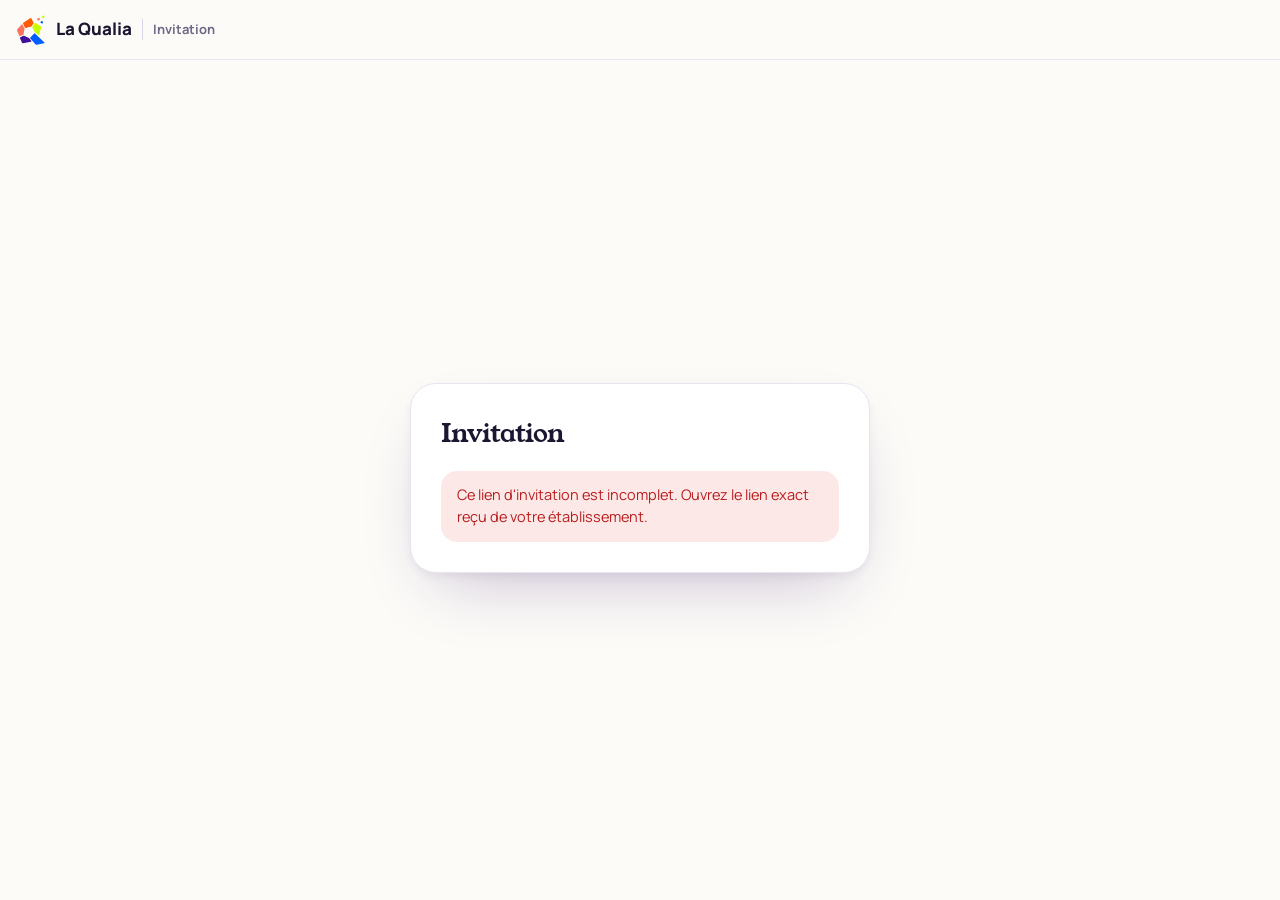
<file: agent/invitation.html>
<!doctype html>
<html lang="fr-CA">
<head>
<meta charset="utf-8">
<meta name="viewport" content="width=device-width,initial-scale=1,viewport-fit=cover">
<meta name="robots" content="noindex,nofollow">
<meta name="referrer" content="no-referrer">
<title>Invitation · La Qualia</title>
<meta name="theme-color" content="#04081a">
<link rel="icon" href="../assets/favicon.svg" type="image/svg+xml">
<link rel="preconnect" href="https://fonts.googleapis.com">
<link rel="preconnect" href="https://fonts.gstatic.com" crossorigin>
<link rel="stylesheet" href="https://fonts.googleapis.com/css2?family=Manrope:wght@400;500;600;700;800&display=swap">
<link rel="stylesheet" href="compte.css?v=5"><link rel="stylesheet" href="comptes.css?v=20261026-u4">
</head>
<body>
<header class="topbar">
  <a class="brand" href="./"><img src="../assets/icone-clair.svg" alt="" width="30" height="30">La Qualia <small>Invitation</small></a>
</header>
<main class="auth">
  <section class="sheet" aria-labelledby="t" aria-live="polite">
    <h1 id="t">Invitation</h1>
    <div id="body"><div class="skel"></div><div class="skel" style="width:70%"></div></div>
  </section>
</main>
<script>
(() => {
  "use strict";
  const $ = (id) => document.getElementById(id);
  const esc = (s) => String(s ?? "").replace(/[&<>"]/g, (c) => ({ "&": "&amp;", "<": "&lt;", ">": "&gt;", '"': "&quot;" }[c]));
  // Le jeton est dans le fragment (#…) : il n'est jamais envoyé dans les journaux du serveur ni au fournisseur de connexion.
  let token = location.hash.slice(1);
  try {
    if (token) { sessionStorage.setItem("lq-invite", token); history.replaceState(null, "", location.pathname); }
    else token = sessionStorage.getItem("lq-invite") || "";
  } catch {}
  const FN = { reception: "Réception", tsa: "TSA", veterinarian: "Vétérinaire", manager: "Gestion", other: "Autre" };
  const show = (html) => ($("body").innerHTML = html);
  const done = () => { try { sessionStorage.removeItem("lq-invite"); } catch {} };
  if (!/^[\w-]{20,}$/.test(token)) { show('<div class="notice err">Ce lien d\'invitation est incomplet. Ouvrez le lien exact reçu de votre établissement.</div>'); return; }
  const STATES = { used: "Cette invitation a déjà été utilisée.", revoked: "Cette invitation a été révoquée par l'établissement.", expired: "Cette invitation a expiré. Demandez-en une nouvelle à votre responsable.", invalid: "Invitation introuvable." };
  Promise.all([fetch("/api/invitations/" + token).then((r) => r.json().catch(() => ({ state: "invalid" }))), fetch("/api/me").then((r) => (r.ok ? r.json() : null))])
    .then(([inv, me]) => {
      if (inv.state !== "pending") { done(); show(`<div class="notice err">${esc(STATES[inv.state] || STATES.invalid)}</div><a class="btn ghost" href="./">Retour</a>`); return; }
      const what = `<p>Vous êtes invité(e) à rejoindre <b>${esc(inv.orgName)}</b> comme <b>${esc(inv.roleLabel)}</b> (fonction : ${esc(FN[inv.function] || inv.function)}).</p>
        <p class="fine">Destinataire : ${esc(inv.emailHint)} · valable jusqu'au ${new Date(inv.expiresAt).toLocaleDateString("fr-CA", { day: "numeric", month: "long", year: "numeric" })}</p>`;
      if (!me) { show(what + `<p>Connectez-vous avec le compte qui utilise cette adresse, ou recevez un code de connexion à cette adresse.</p><a class="btn" href="connexion.html?suite=${encodeURIComponent("/agent/invitation.html")}">Se connecter pour accepter</a>`); return; }
      show(what + `<div class="row"><button class="btn" id="ok">Accepter l'invitation</button><a class="btn ghost" href="compte.html">Plus tard</a></div><div id="msg"></div>`);
      $("ok").onclick = async () => {
        $("ok").disabled = true;
        const r = await fetch("/api/invitations/" + token + "/accept", { method: "POST", headers: { "x-lq-csrf": "1" } });
        const d = await r.json().catch(() => ({}));
        if (r.ok) { done(); show(`<div class="notice ok">Bienvenue dans ${esc(d.orgName)} !</div><a class="btn" href="compte.html#etablissement">Ouvrir mon établissement</a>`); return; }
        $("ok").disabled = false;
        let extra = "";
        if (d.code === "email_mismatch") extra = `<p class="fine" style="margin-top:8px">Adresses de votre compte : ${(d.yourEmails || []).map((e) => esc(e.email || "—") + (e.private ? " (adresse masquée Apple)" : "")).join(", ")}. Si l'adresse invitée est bien la vôtre, associez-la à ce compte depuis <a href="compte.html#profil">Mon profil</a> (un code vous sera envoyé), puis revenez ici. Sinon, demandez une invitation à l'une de ces adresses.</p>`;
        if (/invitation_/.test(d.code || "")) done();
        $("msg").innerHTML = `<div class="notice err" role="alert">${esc(d.error || "L'invitation n'a pas pu être acceptée.")}</div>` + extra;
      };
    })
    .catch(() => show('<div class="notice err">Le service est momentanément indisponible. Réessayez.</div>'));
})();
</script>
</body>
</html>
</file>
<file: styles.css>
:root{--paper:#f6f6f2;--ink:#101010;--orange:#ff5a00;--coral:#ff735c;--purple:#401098;--blue:#005dff;--lime:#c7ff00;--night:#040f32;--muted:#55565d;--radius:18px}*{box-sizing:border-box}html{scroll-behavior:smooth;scroll-padding-top:105px}body{margin:0;background:var(--paper);color:var(--ink);font-family:'Manrope',system-ui,-apple-system,'Segoe UI',Roboto,Arial,sans-serif;-webkit-font-smoothing:antialiased}button,input,select,textarea{font:inherit}button,a{-webkit-tap-highlight-color:transparent}button{cursor:pointer}a{color:inherit}img,svg{max-width:100%;display:block}button{color:inherit}p{line-height:1.55}button:focus-visible,a:focus-visible,input:focus-visible,select:focus-visible,textarea:focus-visible,summary:focus-visible{outline:3px solid var(--blue);outline-offset:5px}section[id]{scroll-margin-top:20px}.wrap{width:min(1280px,calc(100% - 96px));margin-inline:auto}.skip{position:fixed;top:-100px;left:12px;z-index:1000;padding:15px;background:var(--lime)}.skip:focus{top:12px}.header{background:rgba(246,246,242,.97);position:sticky;top:0;z-index:50;border-bottom:1px solid #e8e8e4}.nav-wrap{width:min(1280px,calc(100% - 64px));margin:auto;display:flex;align-items:center;justify-content:space-between;gap:30px;min-height:88px}.brand{flex:none}.brand img,.brand svg{width:165px;height:auto}nav{display:flex;align-items:center;gap:26px}nav>a{font-size:13px;font-weight:600;text-decoration:none;padding-block:12px;border-bottom:2px solid transparent}nav>a:hover{border-color:var(--purple)}.button{display:inline-flex;align-items:center;justify-content:center;gap:20px;padding:16px 23px;border:0;border-radius:7px;font-weight:700;font-size:14px;text-decoration:none;box-shadow:0 3px 0 rgba(0,0,0,.1);transition:transform .2s,box-shadow .2s}.button:hover{transform:translateY(-2px);box-shadow:0 7px 18px #0002}.primary{background:var(--purple);color:white}.button.small{font-size:12px;padding:13px 17px;gap:12px}.menu-toggle{display:none}.eyebrow{font-size:12px;letter-spacing:1.7px;font-weight:700;margin:0 0 26px;line-height:1.5}.dot{display:inline-block;width:8px;height:8px;border-radius:50%;background:var(--orange);margin-right:8px}.hero{display:grid;grid-template-columns:1.06fr 1fr;gap:60px;align-items:center;padding-top:72px;padding-bottom:100px}.hero h1{font-size:clamp(45px,5.2vw,73px);line-height:.99;letter-spacing:-3.6px;margin:0 0 29px;font-weight:800}.orange{color:var(--orange)}.hero-description{font-size:17px;max-width:465px;line-height:1.4;margin-bottom:28px}.text-link{font-size:14px;font-weight:700;text-underline-offset:6px;text-decoration-thickness:1px;display:inline-flex;gap:22px;align-items:center;border:0;background:none;padding:0}.text-link:hover{color:var(--purple)}.hero-visual{position:relative;padding-bottom:30px}.hero-visual>img{width:100%;height:560px;object-fit:cover;border-radius:20px}.image-caption{position:absolute;bottom:0;left:30px;background:white;padding:18px 22px 18px 72px;border-radius:10px;box-shadow:0 8px 22px #0002;font-size:14px;line-height:1.55}.mini-mark{position:absolute;left:17px;top:21px;width:38px;height:38px;display:grid;place-items:center;background:var(--lime);border-radius:8px;font-size:27px;color:var(--purple)}.values{display:grid;grid-template-columns:1fr 1fr;gap:30px;padding-bottom:110px}.value-card{background:white;border-radius:var(--radius);padding:34px;box-shadow:0 15px 24px #16161614}.value-card h2{font-size:27px;letter-spacing:-.9px;margin:24px 0 14px}.value-card p{font-size:17px;line-height:1.55;margin:0}.tile{width:58px;height:58px;display:grid;place-items:center;font-size:38px;border-radius:12px;color:var(--purple)}.lime{background:var(--lime)}.coral{background:var(--coral)}.blue{background:var(--blue)}.section-title{font-size:clamp(34px,4vw,54px);line-height:1.08;letter-spacing:-2px;margin:0 0 24px;font-weight:800}.section-intro{max-width:600px;font-size:17px;margin:0 0 48px;color:var(--muted)}.pillar{display:grid;grid-template-columns:1fr 1.13fr;gap:56px;align-items:center;margin-bottom:62px;padding:42px;background:white;border-radius:var(--radius);box-shadow:0 12px 26px #0000000c;border:1px solid #e4e4e0}.number{font-size:12px;letter-spacing:1px;color:var(--muted);display:block;margin-bottom:18px}.pillar h3{font-size:48px;letter-spacing:-1.8px;line-height:1.02;margin:0 0 22px}.formed h3{color:var(--purple);font-size:39px}.pillar p{font-size:16px;line-height:1.5}.tags{display:flex;flex-wrap:wrap;list-style:none;gap:8px;padding:0;margin:25px 0 0}.tags li{font-size:12px;border:1px solid #dedde4;border-radius:4px;padding:7px 8px;font-weight:600}.demo{border-radius:12px;overflow:hidden;background:#faf9ff;box-shadow:0 12px 26px #20004426;border:1px solid #e9e6f3}.demo-bar{padding:12px 15px;display:flex;gap:15px;align-items:center;font-size:10px;background:#fff;border-bottom:1px solid #e8e6ed;color:#555}.demo-dots{font-size:10px;color:var(--coral);letter-spacing:2px}.dashboard{padding:18px}.purple-banner{display:flex;align-items:center;gap:12px;padding:16px;background:var(--purple);color:white;border-radius:8px}.purple-banner strong{font-size:12px}.purple-banner small{display:block;font-size:10px;opacity:.8;margin-top:5px}.purple-banner>span:last-child{margin-left:auto;font-size:24px}.avatar{width:36px;height:36px;border-radius:50%;background:#9472d5;display:grid;place-items:center;font-size:18px;flex:none}.course-grid{display:grid;grid-template-columns:repeat(3,1fr);gap:10px;margin-top:15px}.course{padding:0 0 12px;background:white;border-radius:8px;border:1px solid #e5dfed;text-align:left;overflow:hidden;transition:transform .2s}.course:hover{transform:translateY(-4px)}.course>span{background:#48109a;color:#fff;display:grid;place-items:center;font-size:26px;padding:18px;margin:6px;border-radius:5px}.course:nth-child(2)>span{background:#8760cc}.course strong,.course small{display:block;padding-inline:10px;font-size:10px;line-height:1.4}.course small{color:var(--purple);font-size:9px;margin-top:8px}.dashboard-bottom{display:grid;grid-template-columns:1.5fr 1fr;gap:15px;padding:18px 15px;margin-top:15px;background:white;border-radius:8px}.dashboard-bottom strong{font-size:11px}.dashboard-bottom p{font-size:10px;color:#555}.check-row{font-size:9px;color:var(--purple)}.visual-bars{display:flex;align-items:flex-end;justify-content:space-around;gap:8px;padding-block:10px}.visual-bars i{width:15%;height:35%;background:#a384d5;border-radius:2px}.visual-bars i:nth-child(2){height:65%}.visual-bars i:nth-child(3){height:80%}.visual-bars i:nth-child(4){height:55%;background:var(--purple)}.visual-bars i:nth-child(5){height:95%;background:var(--purple)}.demo-note{font-size:10px!important;line-height:1.5!important;color:#60606a;margin:12px 0 0}.equipped{background:transparent;border:0;box-shadow:none;padding-block:25px}.equipped h3 span{background:linear-gradient(transparent 74%,var(--blue) 74%,var(--blue) 93%,transparent 93%)}.equipped h3 span:last-child{background:linear-gradient(transparent 74%,var(--lime) 74%,var(--lime) 93%,transparent 93%)}.assistant-scene{position:relative;padding:25px 15px}.color-block{position:absolute;z-index:-1;border-radius:6px}.color-block.blue{inset:0 -18px 0 28%}.color-block.lime{inset:30px 12px 35px 3%}.assistant-demo{position:relative;background:white}.assistant-body{display:flex}.assistant-body aside{width:42px;background:var(--night);color:#e8ecff;display:flex;flex-direction:column;align-items:center;gap:26px;padding:20px 0;font-size:16px;flex:none}.assistant-body aside span:first-child{background:var(--lime);color:var(--night);border-radius:4px;padding:3px 6px;font-weight:bold}.assistant-conversation{padding:22px;flex:1;min-width:0}.assistant-title{display:flex;align-items:center;gap:10px;font-size:12px!important;font-weight:700;margin-top:0}.assistant-orb{background:var(--blue);color:white;width:28px;height:28px;border-radius:50%;display:grid;place-items:center}.bubble{background:#f1f3f8;font-size:12px!important;border-radius:12px;padding:13px 15px;margin:15px 0}.user-bubble{background:var(--blue);color:white;margin-left:30px;border-bottom-right-radius:2px}.example-buttons{display:flex;gap:5px;flex-wrap:wrap}.example-buttons button{border:1px solid #ddd;background:white;font-size:10px;padding:7px 8px;border-radius:5px}.example-buttons button[aria-pressed=true]{background:var(--lime);border-color:var(--lime)}.supported{grid-template-columns:1.13fr 1fr;margin-top:80px}.supported h3 span{background:linear-gradient(transparent 75%,#ff9d26 75%,#ff9d26 94%,transparent 94%)}.supported h3 span:last-child{background:linear-gradient(transparent 75%,var(--coral) 75%,var(--coral) 94%,transparent 94%)}.human-loop{position:relative;min-height:385px}.loop-center{position:absolute;left:50%;top:50%;transform:translate(-50%,-50%);width:190px;height:190px;border:16px solid #ffb37866;border-radius:50%;display:flex;flex-direction:column;align-items:center;justify-content:center;text-align:center;color:#883513}.loop-center span{font-size:46px;line-height:1}.loop-center strong{font-size:15px;margin-top:6px}.loop-step{position:absolute;display:flex;align-items:center;flex-direction:column;text-align:center;width:145px;background:white;padding:8px}.loop-step b{width:42px;height:42px;border-radius:50%;background:#ffb360;display:grid;place-items:center;margin-bottom:7px;box-shadow:0 0 20px #ff9c1933;color:#451905}.loop-step strong{font-size:13px}.loop-step small{font-size:10px;margin-top:5px;color:#555;line-height:1.4}.step-one{left:50%;top:0;transform:translateX(-50%)}.step-two{right:-8px;top:145px}.step-three{left:50%;bottom:0;transform:translateX(-50%)}.step-four{left:-8px;top:145px}.step-two b,.step-four b{background:var(--coral)}.simplicity-line{text-align:center;font-size:18px;line-height:1.8;margin:68px 0 90px}.simplicity-line>span{display:block;color:var(--purple);font-size:30px;margin-bottom:10px}.potential{background:#efefea;padding:85px 0 70px}.section-heading{display:flex;justify-content:space-between;align-items:flex-end;gap:50px}.section-heading>p{max-width:340px;font-size:16px;margin-bottom:27px;color:#555}.potential-map{position:relative;height:560px;max-width:1000px;margin:25px auto 0}.connections{width:100%;height:100%;filter:drop-shadow(0 3px 8px #5529aa22)}.central-person{position:absolute;width:20.6%;height:auto;aspect-ratio:1;left:39.7%;top:31.6%;border:6px solid white;border-radius:50%;overflow:hidden;background:#eee}.central-person img{width:100%;height:100%;object-fit:cover;object-position:center 15%}.benefit{position:absolute;display:grid;grid-template-columns:1fr 35px;gap:15px 8px;text-align:left;padding:24px 22px 18px;width:235px;border:1px solid #fff;border-radius:16px;background:white;box-shadow:0 12px 24px color-mix(in srgb,var(--accent),transparent 74%);transition:transform .2s,box-shadow .2s}.benefit:hover,.benefit[aria-pressed=true]{transform:translateY(-4px);box-shadow:0 15px 30px color-mix(in srgb,var(--accent),transparent 57%)}.benefit:focus-visible{outline-color:var(--purple)}.benefit>span:first-child{font-weight:700;font-size:19px;line-height:1.15;letter-spacing:-.5px}.benefit i{background:var(--accent);border-radius:9px;width:35px;height:35px;display:grid;place-items:center;font-style:normal;font-size:23px;color:var(--icon-color,#fff);box-shadow:0 3px 12px color-mix(in srgb,var(--accent),transparent 50%)}.benefit-line{grid-column:1/-1;width:100%;height:5px;border-radius:5px;background:color-mix(in srgb,var(--accent),white 77%)}.benefit-line:before{content:"";display:block;width:65%;height:100%;border-radius:5px;background:var(--accent)}.efficiency{--accent:#f4a323;left:12%;top:5%}.skills{--accent:#ff735c;right:12%;top:5%}.autonomy{--accent:#ff735c;left:4%;top:39%}.confidence{--accent:#401098;right:4%;top:39%}.retention{--accent:#0063ff;left:12%;bottom:5%}.wellbeing{--accent:#c7ff00;--icon-color:#173300;right:12%;bottom:5%}.benefit-detail{border-top:1px solid #d3d3cc;padding:26px 0 0;display:grid;grid-template-columns:.8fr 1.4fr;gap:8px 40px;max-width:850px;margin:auto;min-height:145px}.benefit-detail>strong{font-size:23px;letter-spacing:-.6px}.benefit-detail p{margin:0;font-size:15px;max-width:540px}.benefit-detail small{grid-column:2;font-size:11px;color:#606057;line-height:1.5}.evolution{background:var(--night);color:white;padding:85px 0 70px;position:relative}.evolution .eyebrow{color:#b5bcd5}.evolution .section-title{max-width:700px}.lime-text{color:var(--lime)}.evolution-intro{max-width:530px;font-size:17px;color:#e4e6ef;margin:0 0 35px}.growth-chart{margin:0}.growth-chart>svg{width:100%;overflow:visible;filter:drop-shadow(0 0 12px #69aafe19)}[data-curve]{transition:opacity .2s}.chart-legend{display:flex;justify-content:center;gap:12px;flex-wrap:wrap;margin:8px 0 23px}.chart-legend button{border:1px solid #39415d;background:transparent;border-radius:5px;color:white;font-size:12px;display:flex;align-items:center;gap:8px;padding:9px 12px}.chart-legend button:before{content:"";width:9px;height:9px;background:var(--key);border-radius:50%;flex:none}.chart-legend button[aria-pressed=false]{opacity:.4}.growth-chart figcaption{text-align:center;color:#b5bdd4;font-size:11px;line-height:1.55;max-width:780px;margin:auto}.faq{padding-block:90px}.faq-layout{display:grid;grid-template-columns:.8fr 1fr;gap:90px}.faq .section-title{font-size:44px}.faq-list details{border-bottom:1px solid #d8d8d1}.faq-list summary{font-size:16px;line-height:1.4;font-weight:700;cursor:pointer;list-style:none;position:relative;padding:22px 30px 22px 0}.faq-list summary:after{content:"+";position:absolute;right:0;top:20px;font-size:24px;color:var(--purple)}.faq-list details[open] summary:after{content:"−"}.faq-list summary::-webkit-details-marker{display:none}.faq-list p{font-size:15px;color:#555;margin-top:0;margin-bottom:24px}.cta{background:var(--orange);color:white;text-align:center;padding:80px 0 86px}.cta .eyebrow{color:#fff;font-size:12px}.cta h2{font-size:clamp(42px,5vw,68px);letter-spacing:-2.5px;line-height:1.05;margin:0 0 20px}.cta h2 span{color:var(--lime)}.cta p{font-size:18px;line-height:1.5;margin:0 0 28px}.cta-button{color:#111;background:white;border-bottom:3px solid var(--lime);box-shadow:0 8px 18px #70200044}.footer{padding:35px 0 30px;display:flex;align-items:center;gap:28px;flex-wrap:wrap}.footer>p{font-size:13px;color:#555;margin:0}.footer>div{margin-left:auto;display:flex;gap:20px;align-items:center;font-size:13px;flex-wrap:wrap;color:#555}.footer-link{font-size:13px;background:none;padding:0;border:0;text-decoration:underline;text-underline-offset:3px}.footer a{text-underline-offset:3px}dialog{width:min(650px,calc(100% - 30px));max-height:calc(100dvh - 40px);padding:38px;border:none;border-radius:18px;background:var(--paper);color:#111;box-shadow:0 25px 80px #0004}dialog::backdrop{background:#040f3299;backdrop-filter:blur(4px)}dialog h2{font-size:35px;line-height:1.08;letter-spacing:-1.5px;margin:0 0 20px}dialog .eyebrow{margin-top:15px;font-size:12px}.close-dialog{position:absolute;right:14px;top:10px;border:0;background:transparent;font-size:30px;width:36px;height:36px}.connection-note{border-left:3px solid var(--orange);padding-left:13px;font-size:13px;line-height:1.55;margin:22px 0}.form-row{display:grid;grid-template-columns:1fr 1fr;gap:15px}form label{display:block;font-size:12px;font-weight:bold;line-height:1.5;margin-bottom:15px}input,select,textarea{display:block;width:100%;padding:12px;margin-top:6px;border:1px solid #cecec6;border-radius:6px;background:white;color:#111;min-width:0;font-size:15px}textarea{resize:vertical}.form-privacy,.module-footer{font-size:12px;color:#666;line-height:1.6}.module-footer{border-top:1px solid #ddd;padding-top:16px;margin-bottom:25px}#request-result{margin-top:20px;padding-top:10px;border-top:1px solid #ddd}#request-result>p{font-size:13px}#request-result .button{font-size:12px;margin-right:12px}#copy-status{color:var(--purple)}
@media(min-width:1600px){.hero h1{font-size:76px}}@media(max-width:1100px){nav{gap:16px}nav>a{font-size:11px}.wrap{width:calc(100% - 64px)}.hero{gap:35px}.hero h1{font-size:60px;letter-spacing:-3px}.hero-visual>img{height:500px}.pillar{gap:30px;padding:30px}.benefit{width:210px;padding:21px 17px}.benefit>span:first-child{font-size:17px}.potential-map{height:510px}.connections{height:510px}.central-person{top:31.8%}.faq-layout{gap:45px}.value-card h2{font-size:24px}.footer>div{margin-left:0}}@media(max-width:900px){.nav-wrap{min-height:74px;width:calc(100% - 40px)}.menu-toggle{display:flex;align-items:center;gap:14px;background:white;border:1px solid #d8d8d1;border-radius:6px;padding:10px 14px;font-size:12px}.menu-toggle span{font-size:16px}nav{display:none;position:absolute;left:0;right:0;top:73px;padding:24px;background:var(--paper);box-shadow:0 12px 18px #0001;border-bottom:1px solid #ddd}nav.is-open{display:flex;align-items:stretch;flex-direction:column;gap:8px}nav>a{font-size:15px;padding:12px}.hero{padding-top:50px;padding-bottom:70px;gap:28px}.hero h1{font-size:50px;letter-spacing:-2.5px}.hero .eyebrow{font-size:12px;letter-spacing:1.2px}.hero-description{font-size:15px}.hero-visual>img{height:450px}.image-caption{left:16px;font-size:12px;padding-right:16px}.values{gap:20px;padding-bottom:80px}.value-card{padding:27px}.value-card p{font-size:15px}.value-card h2{font-size:23px}.pillar{grid-template-columns:1fr;gap:32px;padding:35px;margin-bottom:40px}.pillar-copy{max-width:600px}.formed h3{font-size:37px}.training-demo{width:100%;max-width:600px;margin:auto}.course strong{font-size:13px}.course small{font-size:11px}.dashboard-bottom strong{font-size:13px}.dashboard-bottom p{font-size:12px}.equipped{padding:25px 10px}.assistant-scene{max-width:600px;width:100%;margin:auto}.supported{margin-top:50px;grid-template-columns:1fr 1fr;gap:24px;padding:28px}.supported .pillar-copy p{font-size:14px}.supported h3{font-size:40px}.human-loop{min-height:350px}.loop-center{width:150px;height:150px;border-width:12px}.loop-step{width:110px}.step-two,.step-four{top:120px}.loop-step small{font-size:9px}.section-heading{display:block}.section-heading>p{max-width:550px}.potential-map{height:480px}.benefit{width:190px;padding:18px 15px;gap:12px 8px}.benefit>span:first-child{font-size:15px}.benefit i{width:27px;height:27px;font-size:18px}.benefit{grid-template-columns:1fr 27px}.efficiency,.retention{left:3%}.skills,.wellbeing{right:3%}.autonomy{left:0}.confidence{right:0}.connections{height:480px}.central-person{top:34.5%;width:22%;left:39%}.benefit-detail{gap:12px 30px}.benefit-detail>strong{font-size:21px}.faq-layout{gap:32px}.faq .section-title{font-size:34px}.faq-list summary{font-size:14px}.footer>div{font-size:13px}.footer-link{font-size:13px}}
@media(max-width:640px){html{scroll-padding-top:85px}.wrap{width:calc(100% - 40px)}.header .brand img,.header .brand svg{width:145px}.hero{grid-template-columns:1fr;padding-top:36px;padding-bottom:60px;gap:32px}.hero .eyebrow{font-size:12px;margin-bottom:21px}.hero h1{font-size:clamp(43px,11.6vw,65px);letter-spacing:-2.3px;line-height:1.01}.hero-description{font-size:16px;max-width:100%;line-height:1.5}.hero-visual{max-width:460px;width:100%;margin:auto;padding-bottom:25px}.hero-visual>img{height:auto;aspect-ratio:1.05;object-fit:cover}.image-caption{font-size:12px;bottom:0;left:16px}.values{grid-template-columns:1fr;gap:20px;padding-bottom:65px}.value-card{padding:27px}.value-card h2{font-size:25px}.value-card p{font-size:16px}.tile{width:50px;height:50px;font-size:31px}.section-title{font-size:35px;letter-spacing:-1.5px}.section-title br{display:none}.section-intro{font-size:16px;margin-bottom:30px}.eyebrow{font-size:12px;letter-spacing:1.5px;margin-bottom:21px}.pillar{padding:23px;gap:27px;border-radius:13px}.pillar h3{font-size:41px}.formed h3{font-size:34px}.pillar p{font-size:15px}.tags li{font-size:12px}.dashboard{padding:10px}.purple-banner{padding:12px;gap:9px}.purple-banner strong{font-size:10px}.purple-banner small{font-size:9px}.avatar{width:27px;height:27px;font-size:14px}.course-grid{gap:5px}.course strong{font-size:9px;padding-inline:6px}.course small{font-size:8px;padding-inline:6px}.course>span{padding:15px 0;font-size:23px;margin:4px}.dashboard-bottom{gap:10px;padding:12px 8px;grid-template-columns:1.5fr 1fr}.dashboard-bottom strong{font-size:10px}.dashboard-bottom p{font-size:10px}.check-row{font-size:8px}.demo-note{font-size:9px!important}.equipped{padding:14px 0}.assistant-scene{padding:20px 12px 20px 0}.color-block.blue{right:0}.color-block.lime{left:-6px;right:10px;top:15px}.assistant-conversation{padding:16px}.assistant-body aside{width:33px}.assistant-title{font-size:11px!important}.assistant-title .assistant-orb{flex:none}.bubble{font-size:11px!important}.user-bubble{margin-left:10px}.supported{grid-template-columns:1fr;margin-top:35px}.supported .pillar-copy{grid-row:1}.supported .pillar-copy p{font-size:15px}.human-loop{min-height:350px;margin-top:8px}.loop-step{width:110px}.step-two{right:0}.step-four{left:0}.simplicity-line{font-size:15px;margin:40px 0 55px}.potential{padding:55px 0 45px}.section-heading>p{font-size:15px}.potential-map{height:auto;display:grid;grid-template-columns:1fr 1fr;gap:15px;margin-top:25px;padding-top:190px}.connections{display:none}.central-person{width:150px;height:150px;top:5px;left:calc(50% - 75px);border:5px solid white;box-shadow:0 0 0 5px var(--purple),-12px -4px 30px #ff735c55,12px 4px 30px #c7ff0066}.benefit{position:relative;inset:auto;width:100%;min-height:108px;padding:18px 12px 14px;gap:12px 4px;border-radius:12px;grid-template-columns:1fr 24px}.benefit>span:first-child{font-size:14px;letter-spacing:-.3px}.benefit i{width:24px;height:26px;font-size:16px;border-radius:6px}.benefit-line{height:4px}.benefit-detail{display:block;margin-top:30px;min-height:180px;padding-top:22px}.benefit-detail>strong{display:block;font-size:21px;margin-bottom:12px}.benefit-detail p{font-size:14px;margin-bottom:12px}.benefit-detail small{font-size:10px}.evolution{padding:55px 0 45px}.evolution-intro{font-size:15px}.growth-chart{margin:0 -8px}.growth-chart>svg{min-height:180px}.chart-legend{gap:7px;margin-top:15px}.chart-legend button{font-size:10px;padding:8px 9px}.growth-chart figcaption{font-size:10px;line-height:1.6;padding:0 10px}.faq{padding-block:55px}.faq-layout{grid-template-columns:1fr;gap:10px}.faq .section-title{font-size:34px}.faq-list summary{font-size:15px}.faq-list p{font-size:14px}.cta{padding:58px 0 63px}.cta h2{font-size:43px;letter-spacing:-2px}.cta p{font-size:16px}.cta p br{display:none}.footer{gap:18px;padding-block:30px}.footer>p{width:100%;font-size:13px}.footer>div{gap:16px;justify-content:space-between;width:100%;font-size:13px}.footer-link{font-size:13px}.footer img{width:145px;height:auto}dialog{padding:28px 22px}dialog h2{font-size:30px}.form-row{grid-template-columns:1fr;gap:0}.connection-note{font-size:12px}.form-privacy{font-size:10px}#request-result .button{margin:0 0 14px}#request-result .text-link{display:flex}.loop-center strong{font-size:13px}}
@media(prefers-reduced-motion:reduce){html{scroll-behavior:auto}*,*:before,*:after{transition:none!important;animation:none!important}}
/* Accent blocks stay behind the demo within their own stacking context. */
.assistant-scene{isolation:isolate}.cta .eyebrow,.cta>div>p:not(.eyebrow){color:#291004}

/* La photo s’inscrit dans la palette et le mouvement du Q. */
.hero-visual{isolation:isolate;padding:12px 12px 32px 6px}
.hero-visual:before{content:"";position:absolute;z-index:-1;inset:35px 0 18px 22px;background:#e9e7f3;border-radius:24px 85px 24px 65px;transform:rotate(2deg)}
.hero-visual>img{height:580px;object-position:center 27%;border-radius:24px 85px 24px 65px;box-shadow:none}
.hero-spark{position:absolute;z-index:2;pointer-events:none;border-radius:3px;transform:rotate(-19deg)}
.spark-orange{width:27px;height:39px;top:8px;right:60px;background:var(--orange)}
.spark-coral{width:28px;height:28px;top:45px;right:16px;background:var(--coral);transform:rotate(24deg)}
.spark-purple{width:17px;height:25px;top:5px;right:6px;background:var(--purple);transform:rotate(36deg)}
.spark-blue{width:11px;height:11px;top:61px;right:66px;background:var(--blue);border-radius:50%}
.spark-lime{width:36px;height:17px;top:88px;right:0;background:var(--lime);transform:rotate(-12deg)}
.hero-visual .image-caption{left:0;bottom:0;border-radius:9px;box-shadow:0 7px 19px #40109815;border-left:3px solid var(--lime)}
@media(max-width:1100px){.hero-visual>img{height:520px}}
@media(max-width:900px){.hero-visual>img{height:465px;border-radius:22px 65px 22px 45px}.hero-visual .image-caption{left:0;font-size:11px}}
@media(max-width:640px){.hero-visual{padding:8px 9px 26px 0}.hero-visual>img{height:auto;aspect-ratio:4/5;border-radius:22px 70px 22px 50px;object-position:center}.hero-visual:before{inset:26px 0 17px 15px}.spark-orange{right:51px}.spark-coral{right:12px}.spark-purple{right:0}.spark-blue{right:54px}.spark-lime{right:-2px}.hero-visual .image-caption{font-size:12px}}

/* Composition ouverte : silhouette humaine, contexte et orbites légères. */
.hero-abstract{height:640px;padding:0;position:relative;isolation:isolate;min-width:0}
.hero-abstract:before{content:none}
.hero-cloud{position:absolute;z-index:-2;pointer-events:none;border-radius:50%;filter:blur(28px);opacity:.5}
.cloud-purple{background:radial-gradient(ellipse,#bda7ec 0%,#dcd1f1 40%,transparent 70%);width:95%;height:80%;left:4%;top:14%}
.cloud-lime{background:radial-gradient(ellipse,#dfff70 0%,transparent 65%);width:60%;height:60%;right:-3%;bottom:2%;opacity:.35}
.cloud-coral{background:radial-gradient(ellipse,#ffb5a5 0%,transparent 65%);width:50%;height:55%;left:-3%;top:16%;opacity:.4}
.hero-network{position:absolute;inset:0;width:100%;height:100%;z-index:-1;pointer-events:none}
.hero-abstract>img.hero-cutout{position:absolute;left:10%;bottom:18px;width:84%;height:auto;max-height:94%;object-fit:contain;object-position:center bottom;border-radius:0;box-shadow:none;mask-image:linear-gradient(to bottom,#000 0%,#000 79%,transparent 99%);-webkit-mask-image:linear-gradient(to bottom,#000 0%,#000 79%,transparent 99%)}
.context-card{position:absolute;z-index:3;display:flex;align-items:center;gap:10px;padding:15px;border-radius:12px;background:rgba(255,255,255,.94);border:1px solid #fff;box-shadow:0 10px 25px #40109819;text-decoration:none;color:#17171c;transition:transform .2s,box-shadow .2s;backdrop-filter:blur(6px);max-width:220px}
.context-card:hover{transform:translateY(-4px) rotate(0);box-shadow:0 14px 30px #40109830}
.context-card strong{display:block;font-size:12px;letter-spacing:-.2px}.context-card small{display:block;font-size:9px;line-height:1.5;margin-top:4px;color:#5a5864}
.context-icon{flex:none;width:35px;height:40px;border-radius:7px;background:var(--card-accent);color:#fff;display:grid;place-items:center;box-shadow:0 4px 10px color-mix(in srgb,var(--card-accent),transparent 65%)}
.context-icon svg{width:24px;height:24px;fill:none;stroke:currentColor;stroke-width:1.8;stroke-linecap:round;stroke-linejoin:round}
.context-training{--card-accent:var(--purple);right:0;top:25px;transform:rotate(4deg);padding-bottom:22px}
.context-procedures{--card-accent:var(--orange);left:-4px;top:185px;transform:rotate(-5deg);padding-bottom:22px}
.context-support{--card-accent:var(--blue);right:0;bottom:92px;transform:rotate(3deg)}
.context-lines{position:absolute;left:60px;bottom:9px;width:74px;display:flex;gap:4px;flex-direction:column}
.context-lines i{height:3px;background:color-mix(in srgb,var(--card-accent),white 65%);border-radius:4px}.context-lines i:last-child{width:65%}
.context-search{position:absolute;left:28px;bottom:140px;width:48px;height:48px;background:var(--blue);border:3px solid white;border-radius:13px;box-shadow:0 8px 22px #005dff33;display:grid;place-items:center;transform:rotate(-12deg);z-index:3}
.context-search svg{width:28px;height:28px;stroke:white;fill:none;stroke-width:2;stroke-linecap:round}
.hero-abstract .spark-orange{right:27%;top:5px;width:16px;height:27px}.hero-abstract .spark-purple{right:16%;top:-7px;width:13px;height:18px}.hero-abstract .spark-coral{right:11px;top:137px;width:22px;height:22px}.hero-abstract .spark-blue{right:9%;top:217px}.hero-abstract .spark-lime{right:2%;top:255px;width:26px}
@media(max-width:1100px){.hero-abstract{height:590px}.context-card{padding:12px;gap:8px;max-width:205px}.context-training,.context-procedures{padding-bottom:22px}.context-procedures{top:165px}.context-card strong{font-size:11px}.context-card small{font-size:8px}.context-icon{width:31px;height:36px}}
@media(max-width:900px){.hero-abstract{height:500px}.hero-abstract>img.hero-cutout{width:90%;left:7%}.context-card{max-width:175px;gap:7px;padding:10px}.context-training{top:8px;right:-2px;padding-bottom:18px}.context-procedures{top:155px;left:-5px;padding-bottom:18px}.context-support{right:-2px;bottom:70px}.context-card strong{font-size:10px}.context-card small{font-size:8px;max-width:105px}.context-icon{width:26px;height:32px}.context-icon svg{width:21px;height:21px}.context-lines{left:44px;bottom:7px;width:60px}.context-search{left:0;bottom:105px;width:38px;height:38px}.context-search svg{width:22px;height:22px}}
@media(max-width:640px){.hero-abstract{height:auto;aspect-ratio:1/1.22;max-width:460px;min-height:370px;width:100%;margin-inline:auto}.hero-abstract>img.hero-cutout{width:86%;left:9%;bottom:15px;max-height:95%;aspect-ratio:auto}.context-card{max-width:190px;padding:12px}.context-card strong{font-size:11px}.context-card small{font-size:8px;max-width:118px}.context-training{top:3%;right:0;padding-bottom:20px}.context-procedures{top:34%;left:0;padding-bottom:20px}.context-support{right:0;bottom:14%}.context-lines{left:46px;bottom:8px}.context-icon{width:29px;height:34px}.context-search{left:2%;bottom:19%}.hero-abstract .spark-orange{top:0;right:35%}.hero-abstract .spark-purple{top:0;right:18%}.hero-abstract .spark-coral{top:26%;right:1%}.hero-abstract .spark-blue{top:49%;right:6%}.hero-abstract .spark-lime{top:55%;right:0}}
/* Les cartes restent sous le visage et sur les côtés de la silhouette. */
.hero-abstract .context-procedures{top:300px}
@media(max-width:1100px){.hero-abstract .context-procedures{top:275px}}
@media(max-width:900px){.hero-abstract .context-procedures{top:245px}}
@media(max-width:640px){.hero-abstract .context-procedures{top:52%;max-width:178px}}
/* Contact, direction et préférences : contenus de l’ancien site, nouvelle identité. */
[hidden]{display:none!important}
.contact-section{background:var(--orange);padding:85px 0;color:#241005}
.contact-layout{display:grid;grid-template-columns:.9fr 1.1fr;gap:70px;align-items:start}
.contact-copy{padding-top:25px;position:sticky;top:120px}
.contact-copy h2{color:white;font-size:clamp(48px,5.4vw,76px);letter-spacing:-3px;line-height:1.01;margin:0 0 26px}.contact-copy h2 span{color:var(--lime)}
.contact-copy>p:not(.eyebrow){font-size:18px;max-width:380px}.contact-copy .contact-local{font-size:14px!important;margin:26px 0}
.direct-contact{font-style:normal;display:flex;flex-direction:column;gap:12px;font-size:17px;font-weight:700;margin:32px 0 22px;overflow-wrap:anywhere}.direct-contact a{text-decoration-thickness:1px;text-underline-offset:5px}
.linkedin-link{display:inline-flex;align-items:center;gap:10px;text-decoration:none;font-size:12px;font-weight:700}.linkedin-link svg{width:32px;height:32px;fill:currentColor;flex:none}.linkedin-link:hover{text-decoration:underline;text-underline-offset:4px}
.contact-form-panel{background:var(--paper);color:var(--ink);padding:36px;border-radius:18px;box-shadow:0 18px 35px #73300025}.contact-form-panel h3{font-size:27px;letter-spacing:-.8px;margin:0 0 25px}.contact-form-panel .form-group{min-width:0}.contact-form-panel label{margin-bottom:6px}.contact-form-panel input,.contact-form-panel select,.contact-form-panel textarea{margin-bottom:19px}.contact-form-panel textarea{min-height:135px}.contact-data-note{font-size:12px;color:#595959;line-height:1.6;margin-bottom:0}.contact-data-note .footer-link{font-size:13px;color:var(--purple)}
.founder-section{padding-block:85px 90px}.founder-heading{margin-bottom:35px}.founder-heading .section-title{margin-bottom:9px}.founder-heading>p:last-child{font-size:17px;color:var(--purple);margin-top:0;font-weight:600}
.founder-layout{display:grid;grid-template-columns:.86fr 1.14fr;gap:55px;align-items:center}.founder-photo-wrap{position:relative;isolation:isolate;padding:0 10px 24px 0}.founder-photo-wrap>img{width:100%;height:auto;border-radius:18px 75px 18px 18px}.founder-photo-accent{position:absolute;z-index:-1;inset:25px 0 12px 23px;background:var(--lime);border-radius:18px 75px 18px 18px}
.founder-cards{display:grid;gap:18px}.founder-card{padding:24px 26px;background:white;border:1px solid #e7e4ed;border-left:4px solid var(--purple);border-radius:13px}.founder-card:nth-child(2){border-left-color:var(--blue)}.founder-card:nth-child(3){border-left-color:var(--orange)}.founder-card-top{display:flex;align-items:center;gap:13px}.founder-card h3{font-size:19px;letter-spacing:-.5px;line-height:1.25;margin:0}.founder-card ul{font-size:14px;padding-left:18px;line-height:1.5;margin:15px 0 10px;font-weight:600}.founder-card p{font-size:13px;color:#555;line-height:1.6;margin:0}.founder-icon{width:40px;height:40px;flex:none;display:grid;place-items:center;border-radius:9px;background:#eee6fb;color:var(--purple)}.founder-icon svg{width:26px;height:26px;fill:none;stroke:currentColor;stroke-width:1.5;stroke-linejoin:round;stroke-linecap:round}.founder-card:nth-child(2) .founder-icon{background:#e6eeff;color:var(--blue)}.founder-card:nth-child(3) .founder-icon{background:#fff0e5;color:#af3c00}
.footer-coordinates{font-style:normal;display:flex;gap:16px;align-items:center;flex-wrap:wrap;font-size:13px;width:100%;overflow-wrap:anywhere}.footer-coordinates .linkedin-link{font-size:13px}.footer-coordinates .linkedin-link svg{width:25px;height:25px}.footer{border-top:1px solid #e1dfda;position:relative;overflow:hidden}.footer>*{position:relative;z-index:1}.footer-bleed{position:relative;overflow:hidden}.footer-bleed>.footer{position:relative;z-index:1}.footer-bleed::after{content:"";position:absolute;inset:0 0 0 auto;width:100%;background:url(assets/icone-clair.svg?v=qfacette) no-repeat right center;background-size:auto 88%;opacity:.1;pointer-events:none;z-index:0}@media(max-width:640px){.footer-bleed::after{background-size:auto 70%;opacity:.08}}
#lq-cookie-banner{position:fixed;bottom:20px;left:20px;z-index:90;width:min(520px,calc(100% - 40px));max-height:70dvh;overflow:auto;background:var(--paper);border:1px solid #d8d3e1;border-top:4px solid var(--purple);border-radius:13px;box-shadow:0 12px 45px #040f3230;padding:24px;color:var(--ink)}
.lq-cookie-eyebrow{font-size:10px;letter-spacing:1.5px;font-weight:700;color:var(--purple);text-transform:uppercase;margin-bottom:10px}#lq-cookie-banner h2{font-size:23px;letter-spacing:-.6px;margin:0 0 10px}#lq-cookie-banner p,#lq-cookie-dialog p{font-size:13px;line-height:1.6;color:#555}.lq-cookie-actions{display:flex;gap:9px;flex-wrap:wrap;margin-top:18px}.lq-cookie-button{border:1px solid var(--purple);color:var(--purple);background:white;border-radius:6px;padding:11px 15px;font-size:12px;font-weight:700;min-height:42px}.lq-cookie-button:hover{background:#eee7fa}.lq-cookie-primary{background:var(--purple);color:white}.lq-cookie-primary:hover{background:#301070}.lq-cookie-row{border-block-start:1px solid #dedbdc;margin-top:20px;padding-top:18px}.lq-cookie-label{display:flex;align-items:center;justify-content:space-between;gap:20px;font-size:14px;font-weight:700}.lq-cookie-required{font-size:10px;font-weight:500;padding:5px 8px;background:#e6e2ee;border-radius:4px}.lq-cookie-label input{width:22px;height:22px;margin:0;accent-color:var(--purple)}#lq-cookie-status{position:fixed;bottom:12px;left:50%;transform:translateX(-50%);z-index:100;font-size:12px;color:white;background:var(--purple);border-radius:6px;max-width:90%;text-align:center}#lq-cookie-status:not(:empty){padding:12px 18px}
@media(max-width:900px){.contact-layout{gap:30px;grid-template-columns:.85fr 1.15fr}.contact-form-panel{padding:27px}.direct-contact{font-size:14px}.founder-layout{gap:30px;grid-template-columns:.8fr 1.2fr}.founder-card{padding:20px}.founder-card h3{font-size:17px}.founder-card ul{font-size:12px}.founder-card p{font-size:12px}}
@media(max-width:640px){.contact-section{padding-block:55px}.contact-layout{grid-template-columns:1fr;gap:30px}.contact-copy{position:static;padding:0}.contact-copy h2{font-size:54px}.contact-copy>p:not(.eyebrow){font-size:16px}.direct-contact{font-size:16px;margin-top:25px}.contact-form-panel{padding:25px 20px}.contact-form-panel h3{font-size:25px}.contact-form-panel .form-row{gap:0}.founder-section{padding-block:55px}.founder-layout{grid-template-columns:1fr;gap:30px}.founder-photo-wrap{max-width:390px;width:100%;margin:auto}.founder-cards{gap:15px}.founder-card h3{font-size:18px}.founder-card ul{font-size:14px}.founder-card p{font-size:13px}.footer-coordinates{flex-direction:column;align-items:flex-start;gap:12px}.footer>div{justify-content:flex-start;gap:16px}#lq-cookie-banner{bottom:12px;left:12px;width:calc(100% - 24px);padding:20px}#lq-cookie-banner h2{font-size:21px}.lq-cookie-actions{gap:7px}.lq-cookie-button{flex:1;padding:10px}#lq-cookie-dialog{padding:28px 22px}}

.protected-contact{display:inline-block;max-width:100%;overflow-wrap:anywhere}.contact-reveal{font:inherit;color:inherit;background:transparent;border:0;padding:3px 0;text-align:left;text-decoration:underline;text-underline-offset:5px;text-decoration-thickness:1px;cursor:pointer;min-height:30px}.direct-contact .contact-reveal{font-weight:700}.contact-value{overflow-wrap:anywhere}.footer-coordinates .protected-contact{font-size:13px}#privacy-dialog .contact-reveal{font-size:inherit;min-height:0}

/* ===== Maquettes des piliers reconstruites en HTML/CSS ===== */
.pillar-shot{min-width:0;width:100%}
.appwin{--acc:#401098;--sb:#1b1142;position:relative;background:#fff;border:1px solid #e9e6f3;border-radius:16px;box-shadow:0 22px 46px #1a0b4a1c;overflow:hidden;display:grid;grid-template-columns:150px 1fr;font-size:11px;line-height:1.3;color:#20202a;width:100%}
.appwin i{font-style:normal}
.appwin .sb{background:var(--sb);color:#c3c7df;padding:14px 9px;display:flex;flex-direction:column;gap:3px}
.appwin .sb-top{font-weight:800;color:#fff;font-size:12px;padding:3px 8px 12px}
.appwin .nav{display:flex;align-items:center;gap:9px;padding:8px;border-radius:8px;font-size:11px}
.appwin .nav .ic{width:14px;text-align:center;opacity:.85}
.appwin .nav.act{background:color-mix(in srgb,var(--acc),transparent 45%);color:#fff}
.appwin .sb-user{display:flex;align-items:center;gap:8px;margin-top:auto;padding:8px;border-top:1px solid rgba(255,255,255,.12)}
.appwin .sb-user .ava{width:26px;height:26px;border-radius:50%;background:#394063;color:#fff;display:grid;place-items:center;font-size:9px;font-weight:700;flex:none}
.appwin .sb-user strong{display:block;color:#fff;font-size:10px}
.appwin .sb-user small{color:#9aa0c0;font-size:9px}
.appwin .main{padding:14px 14px 16px;min-width:0;display:flex;flex-direction:column}
.appwin .top{display:flex;align-items:center;gap:9px;margin-bottom:14px}
.appwin .search{flex:1;min-width:0;background:#f2f2f7;border-radius:9px;padding:9px 12px;color:#9a9aa6;font-size:10px;white-space:nowrap;overflow:hidden;text-overflow:ellipsis}
.appwin .bell{position:relative;width:16px;height:16px;border-radius:50%;background:#eceaf2;flex:none}
.appwin .bell::after{content:"";position:absolute;top:-1px;right:-1px;width:6px;height:6px;border-radius:50%;background:#ff4848;border:1.5px solid #fff}
.appwin .userchip{display:flex;align-items:center;gap:7px}
.appwin .userchip .ava{width:26px;height:26px;border-radius:50%;background:var(--acc);color:#fff;display:grid;place-items:center;font-size:9px;font-weight:700;flex:none}
.appwin .userchip strong{display:block;font-size:10px;white-space:nowrap}
.appwin .userchip small{color:#8a8a95;font-size:9px}
/* --- Mieux formé --- */
.appwin--formed{--acc:#401098}
.fx-head{display:flex;justify-content:space-between;align-items:flex-start;gap:12px;margin-bottom:12px}
.fx-head h4{margin:0 0 3px;font-size:17px;letter-spacing:-.4px}
.fx-head p{margin:0;color:#7b7b86;font-size:10px}
.minicard{display:flex;align-items:center;gap:8px;background:#faf9ff;border:1px solid #ece9f6;border-radius:10px;padding:7px 9px;white-space:nowrap;flex:none}
.minicard .mc-ic{width:24px;height:24px;border-radius:7px;background:#efe9fb;color:var(--acc);display:grid;place-items:center}
.minicard strong{display:block;font-size:10px}.minicard small{color:#8a8a95;font-size:9px}.minicard .chev{color:#c3bddb;font-size:15px}
.fx-modules{display:grid;grid-template-columns:repeat(3,1fr);gap:9px;margin-bottom:11px}
.modcard{border:1px solid #ededf3;border-radius:11px;overflow:hidden}
.modcard .thumb{display:block;height:48px;width:100%;object-fit:cover}
.modcard.on{border-color:var(--acc);box-shadow:0 0 0 1px var(--acc)}
.t1{background:linear-gradient(135deg,#6f5bff,#b36bff)}
.t2{background:linear-gradient(135deg,#2f7bd6,#66c3da)}
.t3{background:linear-gradient(135deg,#55b269,#bcdd8c)}
.modbody{padding:8px 9px 10px;display:flex;flex-direction:column;gap:4px}
.modbody .mb-top{display:flex;align-items:center;justify-content:space-between;gap:6px}
.modbody .chip{background:#efe9fb;color:var(--acc);font-size:8px;font-weight:700;padding:3px 6px;border-radius:5px}
.modbody .dur{color:#9a9aa6;font-size:8px;white-space:nowrap}
.modbody strong{font-size:10px;line-height:1.25}
.bar{display:block;height:5px;border-radius:5px;background:#ece9f5;overflow:hidden}
.bar i{display:block;height:100%;background:var(--acc);border-radius:5px}
.modbody small{color:var(--acc);font-size:8px;font-weight:700}
.fx-bottom{display:grid;grid-template-columns:1fr 1.3fr;gap:9px}
.panel{border:1px solid #ededf3;border-radius:12px;padding:12px;min-width:0}
.panel-h{display:flex;align-items:center;gap:7px;margin:0 0 10px;font-size:11px;font-weight:700}
.panel-h .pic{width:20px;height:20px;border-radius:6px;background:#efe9fb;color:var(--acc);display:grid;place-items:center;font-size:10px}
.panel-h em{margin-left:auto;font-style:normal;color:#9a9aa6;font-size:9px;font-weight:600}
.panel-h em.sel{border:1px solid #e6e3f0;border-radius:6px;padding:4px 7px}
.quizp .q{display:block;font-size:11px;line-height:1.3;margin-bottom:9px}
.opts{list-style:none;margin:0;padding:0;display:flex;flex-direction:column;gap:6px}
.opts li{display:flex;align-items:center;gap:8px;border:1px solid #e8e5f1;border-radius:7px;padding:7px 8px;font-size:9px;color:#5a5a64}
.opts li .ra{width:12px;height:12px;border-radius:50%;border:2px solid #cfc9e4;flex:none}
.opts li.on{border-color:var(--acc);background:#f6f2fe;color:#20202a}
.opts li.on .ra{border-color:var(--acc);background:radial-gradient(circle,var(--acc) 42%,transparent 46%)}
.quizp-foot{display:flex;justify-content:flex-end;margin-top:10px}
.nextbtn{background:var(--acc);color:#fff;border-radius:8px;padding:8px 13px;font-size:10px;font-weight:700}
.prog-row{display:flex;align-items:center;gap:12px;margin-bottom:11px}
.donut{width:76px;height:76px;border-radius:50%;flex:none;background:conic-gradient(var(--acc) calc(var(--p)*1%),#ece9f5 0);display:grid;place-items:center}
.donut>span{width:54px;height:54px;border-radius:50%;background:#fff;display:grid;place-content:center;text-align:center;font-size:14px;font-weight:800;line-height:1}
.donut small{display:block;font-size:6.5px;font-weight:600;color:#9a9aa6;margin-top:2px}
.barchart{flex:1;display:flex;align-items:flex-end;gap:6px;height:84px}
.bcol{flex:1;display:flex;flex-direction:column;align-items:center;justify-content:flex-end;height:100%;gap:3px}
.bcol i{width:100%;max-width:16px;background:#d0c3f0;border-radius:3px 3px 0 0;height:var(--h)}
.bcol.hot i{background:var(--acc)}
.bcol b{font-size:7px;color:#9a9aa6}
.stat3{display:grid;grid-template-columns:repeat(3,1fr);gap:7px}
.stat3>div{border:1px solid #ededf3;border-radius:9px;padding:8px}
.stat3 .si{font-size:11px;color:var(--acc)}
.stat3 strong{display:block;font-size:15px;margin:2px 0;letter-spacing:-.5px}
.stat3 small{color:#8a8a95;font-size:8px;line-height:1.2}
/* --- Mieux outillé --- */
.appwin--tooled{--acc:#005dff;--sb:#0b1430}
.tl-grid{display:grid;grid-template-columns:1.5fr 1fr;gap:12px}
.tl-req,.tl-assist{min-width:0}
.tl-reqhead{display:flex;align-items:center;justify-content:space-between;gap:8px;margin-bottom:8px}
.tl-reqhead h4{margin:0;font-size:16px;letter-spacing:-.4px}
.newbtn{background:var(--acc);color:#fff;border-radius:7px;padding:7px 10px;font-size:9px;font-weight:700;white-space:nowrap}
.tabs{display:flex;gap:12px;border-bottom:1px solid #ededf3;margin-bottom:6px;font-size:9px;color:#8a8a95}
.tabs span{padding-bottom:7px;white-space:nowrap}
.tabs .on{color:#20202a;font-weight:700;border-bottom:2px solid var(--acc)}
.tabs b{background:#e9f0ff;color:var(--acc);border-radius:10px;padding:1px 5px;margin-left:3px;font-size:8px;font-style:normal}
.reqrow{display:flex;align-items:center;gap:9px;padding:8px 2px;border-bottom:1px solid #f1f1f5}
.reqrow .ri{width:26px;height:26px;border-radius:50%;display:grid;place-items:center;font-size:10px;flex:none}
.reqrow .rt{flex:1;min-width:0}
.reqrow .rt strong{display:block;font-size:10px;line-height:1.2}
.reqrow .rt small{display:block;color:#8a8a95;font-size:8px;white-space:nowrap;overflow:hidden;text-overflow:ellipsis;margin-top:1px}
.reqrow .rtime{color:#9a9aa6;font-size:8px;white-space:nowrap}
.badge{font-size:8px;font-weight:700;border-radius:6px;padding:3px 6px;white-space:nowrap}
.b-new{background:#e9f0ff;color:#2563c9}
.b-prog{background:#fff2e3;color:#c97a16}
.b-done{background:#e7f7ec;color:#2e9e57}
.ri-blue{background:#e9f0ff;color:#2563c9}.ri-green{background:#e7f7ec;color:#2e9e57}.ri-coral{background:#ffece8;color:#e2614b}.ri-grey{background:#eef0f4;color:#5a5a64}
.tl-assist{background:#f8f9ff;border:1px solid #e7ebf6;border-radius:12px;padding:11px;display:flex;flex-direction:column;gap:7px}
.asst-note{background:#eef8d9;color:#56700e;border-radius:7px;padding:5px 8px;font-size:8px;font-weight:600}
.asst-h{display:flex;align-items:center;gap:7px;font-size:11px;font-weight:700;margin:0}
.asst-spark{width:20px;height:20px;border-radius:6px;background:linear-gradient(135deg,var(--acc),#6a3cff);color:#fff;display:grid;place-items:center;font-size:10px}
.asst-greet{background:#fff;border:1px solid #e7ebf6;border-radius:10px;padding:9px;font-size:9px;line-height:1.45}
.asst-greet strong{font-size:10px}
.asst-act{display:flex;align-items:center;gap:8px;background:#fff;border:1px solid #e7ebf6;border-radius:9px;padding:8px 9px;font-size:9px}
.asst-act .aa-ic{width:16px;text-align:center;color:var(--acc)}
.asst-act .chev{margin-left:auto;color:#c3c3cf;font-size:12px}
.asst-input{display:flex;align-items:center;gap:6px;background:#fff;border:1px solid #e0e2ec;border-radius:9px;padding:7px 7px 7px 10px;color:#9a9aa6;font-size:9px}
.asst-input .send{margin-left:auto;width:22px;height:22px;border-radius:7px;background:var(--acc);color:#fff;display:grid;place-items:center;flex:none;font-size:9px}
.asst-chips{display:flex;flex-wrap:wrap;gap:5px}
.asst-chips span{border:1px solid #e0e2ec;border-radius:6px;padding:4px 7px;font-size:8px;color:#5a5a64;background:#fff}
.appwin--tooled .demo-note{margin:10px 0 0}
.ri-purple{background:#efe9fb;color:#401098}
.asst-min{margin-left:auto;color:#c3c3cf;font-weight:700;font-size:13px}
.asst-gen{display:flex;align-items:center;gap:8px;background:#fff;border:1px solid #ffe0cf;border-left:3px solid #ff5a00;border-radius:10px;padding:8px 10px;margin-top:10px;box-shadow:0 8px 20px #ff6a2412}
.asst-gen .ag-ic{width:22px;height:22px;border-radius:7px;background:#ff5a00;color:#fff;display:grid;place-items:center;font-size:10px;flex:none}
.asst-gen .ag-tx{min-width:0}
.asst-gen strong{display:block;font-size:9px}
.asst-gen small{color:#8a8a95;font-size:8px}
.asst-gen .ag-ok{margin-left:auto;color:#2e9e57;font-size:11px}
/* --- Mieux encadré (boucle) --- */
.cyclefig{position:relative;width:100%;max-width:500px;margin:auto;aspect-ratio:1/.92;background:radial-gradient(120% 120% at 50% 40%,#fff7f2,#fff);border:1px solid #ffe2d1;border-radius:20px}
.cy-arrows{position:absolute;inset:0;width:100%;height:100%;z-index:1;pointer-events:none}
.cy-center{position:absolute;left:50%;top:50%;transform:translate(-50%,-50%);width:30%;aspect-ratio:1;border-radius:50%;background:#fff;border:3px solid #ffcaab;box-shadow:0 10px 24px #ff6a2420;display:flex;flex-direction:column;align-items:center;justify-content:center;text-align:center;color:#9a3d13;z-index:3}
.cy-chat{display:grid;place-items:center;width:34%;aspect-ratio:1;border-radius:50%;background:linear-gradient(135deg,#ff7a3d,#ff5a00);color:#fff;font-size:15px;margin-bottom:5px}
.cy-center strong{font-size:11px;line-height:1.15}
.cy-node{position:absolute;display:flex;flex-direction:column;align-items:center;gap:5px;z-index:2}
.cy-ava{width:58px;height:58px;border-radius:50%;object-fit:cover;box-shadow:0 8px 18px #ff6a2430;border:3px solid #fff}
.a-mgr{background:linear-gradient(135deg,#ff8a4c,#ff5a00)}
.a-rh{background:linear-gradient(135deg,#ff7a6a,#ff5436)}
.a-collab{background:linear-gradient(135deg,#ffa05a,#ff7a2e)}
.cy-ava::before{display:none}
.cy-node b{font-size:11px;font-weight:700;color:#3a2318;background:#fff;border:1px solid #ffe0cf;border-radius:8px;padding:4px 10px;box-shadow:0 4px 10px #ff6a240f}
.cy-mgr{top:3%;left:50%;transform:translateX(-50%)}
.cy-rh{top:40%;left:4%;transform:translateY(-50%)}
.cy-collab{bottom:4%;left:50%;transform:translateX(-50%)}
.cy-card{position:absolute;display:flex;align-items:center;gap:8px;background:#fff;border:1px solid #efe9f2;border-radius:11px;padding:8px 10px;box-shadow:0 8px 20px #2a124a12;width:150px;z-index:4}
.cyc-ic{width:26px;height:26px;border-radius:7px;display:grid;place-items:center;flex:none;font-size:11px;background:#ffe9db;color:#ff5a00}
.cyc-tx{min-width:0}
.cyc-tx strong{display:block;font-size:10px;line-height:1.2}
.cyc-lines{display:block;height:4px;width:70%;border-radius:4px;background:#ededf2;margin-top:5px}
.cy-c1{top:6%;left:-2%}
.cy-c2{top:6%;right:-2%}
.cy-c3{bottom:16%;right:-2%}
.cy-c2 .cyc-ic{background:#ece7ff;color:#401098}
.cy-c3 .cyc-ic{background:#e6efff;color:#005dff}
/* --- Responsive maquettes --- */
@media(max-width:620px){
.appwin{grid-template-columns:1fr}
.appwin .sb{flex-direction:row;overflow-x:auto;gap:5px;padding:9px 10px}
.appwin .sb-top,.appwin .sb-user{display:none}
.appwin .nav{white-space:nowrap;padding:7px 9px;font-size:10px}
.fx-modules{grid-template-columns:1fr}
.fx-bottom{grid-template-columns:1fr}
.fx-head{flex-direction:column}
.minicard{align-self:stretch;justify-content:flex-start}
.tl-grid{grid-template-columns:1fr}
.cyclefig{max-width:420px;aspect-ratio:1/1.02}
.cy-card{width:40%;min-width:120px}
.cy-ava{width:48px;height:48px}
.cy-node b{font-size:10px;padding:3px 8px}
}
@media(max-width:440px){
.cyclefig{max-width:none;aspect-ratio:auto;padding:14px;background:#fff7f2;display:flex;flex-direction:column}
.cy-arrows{display:none}
.cy-center{position:static;transform:none;width:110px;margin:0 auto 14px}
.cy-node{position:static;transform:none;flex-direction:row;gap:9px;margin:0 auto 9px;max-width:230px}
.cy-card{position:static;width:auto;margin:0 auto 9px;max-width:260px}
.cy-c3{order:9}
}

/* ===== Piliers pleine largeur (refonte) ===== */
.approach-intro{padding-top:70px}
.pil{position:relative;overflow:hidden;overflow:clip;padding:clamp(56px,7vw,104px) 0}
.pil-inner{position:relative;z-index:2;width:min(1320px,calc(100% - 48px));margin:auto}
.pil-head{max-width:760px;margin:0 auto clamp(34px,4vw,54px);text-align:center}
.pil-eyebrow{display:inline-flex;align-items:center;gap:10px;font-size:12px;font-weight:800;letter-spacing:2px;text-transform:uppercase;margin:0 0 18px}
.pil-eyebrow::before{content:"";width:30px;height:3px;border-radius:3px;background:currentColor}
.pil h3{font-size:clamp(40px,5.4vw,70px);line-height:.98;letter-spacing:-2.6px;margin:0 0 20px;font-weight:800;color:#0e0e12}
.pil h3 .u{background:linear-gradient(transparent 64%,var(--hl) 64%,var(--hl) 90%,transparent 90%)}
.pil-lead{font-size:clamp(16px,1.5vw,19px);line-height:1.55;color:#45454e;margin:0 auto 28px;max-width:640px}
.pil-feats{display:flex;flex-wrap:wrap;justify-content:center;gap:11px;padding:0;margin:0;list-style:none}
.pil-feats li{display:inline-flex;align-items:center;gap:9px;background:#fff;border:1px solid #00000010;border-radius:999px;padding:10px 17px 10px 11px;font-size:13px;font-weight:600;box-shadow:0 8px 20px #0000000a}
.pil-stage{position:relative;z-index:2;display:flex;flex-direction:column;align-items:center}
.pil-note{font-size:13px;color:#8a8a92;margin:16px 0 0;text-align:center}
/* thèmes */
.pil--formed{--band:#401098;--hl:#c7ff00;background:radial-gradient(78% 70% at 84% 0%,#e3d7ff,transparent),linear-gradient(180deg,#ece3ff,#f7f3ff)}
.pil--formed .pil-eyebrow{color:#401098}
.pil--tooled{--band:#005dff;--hl:#c7ff00;background:radial-gradient(95% 90% at 15% -14%,#182c58,transparent),radial-gradient(75% 75% at 98% 112%,#122044,transparent),#0a1230}
.pil--tooled h3{color:#fff}
.pil--tooled .pil-eyebrow{color:#86aaff}
.pil--tooled .pil-lead{color:#c4cce2}
.pil--tooled .pil-note{color:#8591ad}
.pil--tooled .pil-feats li{background:#16213f;border-color:#ffffff22;color:#e9edf8;box-shadow:0 10px 24px #00000033}
.pil--tooled .pil--tooled .b1{background:#2b57c9;opacity:.4}
.pil--tooled .b2{background:#c7ff00;opacity:.22}
.pil--tooled .pil-slash{color:#fff;opacity:.08}
.pil--tooled .pil-eyebrow{color:#005dff}
.pil--encadre{--band:#ff5a00;--hl:#ff9a6b;background:radial-gradient(78% 70% at 86% 2%,#ffd2b4,transparent),linear-gradient(180deg,#ffe4d1,#fff4ec)}
.pil--encadre .pil-eyebrow{color:#ff5a00}
/* blobs décoratifs */
.pil-blob{position:absolute;z-index:1;border-radius:46% 54% 57% 43%/48% 44% 56% 52%;opacity:.55;filter:blur(1px);pointer-events:none}
.pil--formed .b1{width:230px;height:230px;background:#c9b8ff;top:-60px;right:6%}
.pil--formed .b2{width:120px;height:120px;background:#c7ff00;bottom:40px;left:4%;opacity:.5}
.pil--tooled .b1{width:230px;height:230px;background:#9ec2ff;top:-60px;left:5%}
.pil--tooled .b2{width:120px;height:120px;background:#c7ff00;bottom:30px;right:5%;opacity:.5}
.pil--encadre .b1{width:230px;height:230px;background:#ffc29c;top:-50px;right:5%}
.pil--encadre .b2{width:120px;height:120px;background:#d8b4ff;bottom:30px;left:5%;opacity:.5}
.pil-slash{position:absolute;z-index:1;font-weight:900;font-size:60px;line-height:1;color:var(--band);opacity:.18;transform:rotate(12deg);pointer-events:none}
.pil--formed .pil-slash{top:14%;left:3%}
.pil--tooled .pil-slash{bottom:16%;right:4%}
.pil--encadre .pil-slash{top:16%;left:3%}
/* maquette agrandie */
.pil-stage .appwin{max-width:980px;width:100%;font-size:12px;border-radius:20px;box-shadow:0 34px 70px #1a0b4a22}
.pil-stage .appwin .sb{padding:16px 11px}
.pil-stage .fx-head h4{font-size:20px}
.pil-stage .tl-reqhead h4{font-size:19px}
.pil-stage .cyclefig{max-width:760px}
.simplicity-line.wrap{margin-inline:auto}
/* responsive */
@media(max-width:900px){
.pil-feats li{font-size:12px;padding:9px 14px 9px 10px}
.pil-stage .appwin{font-size:11.5px}
}
@media(max-width:640px){
.pil{padding:48px 0}
.pil-inner{width:calc(100% - 32px)}
.pil h3{letter-spacing:-1.6px}
.pil-blob,.pil-slash{display:none}
.pil-stage .appwin{font-size:11px}
.pil-stage .fx-head h4{font-size:18px}
}
.pil-figimg{margin:0;width:min(840px,100%)}
.pil-figimg img{width:100%;height:auto;display:block;border-radius:22px;box-shadow:0 30px 60px #ff6a2420}
/* ===== Décor effervescence (type logo), subtil et continu ===== */
.pil-deco{position:absolute;inset:0;overflow:hidden;z-index:1;pointer-events:none}
.pil-wm{position:absolute;width:min(560px,52vw);height:auto;opacity:.08}
.pil--formed .pil-wm{left:-9%;bottom:-22%;transform:rotate(-8deg)}
.pil--tooled .pil-wm{right:-7%;top:-20%;transform:rotate(10deg);opacity:.13}
.pil--encadre .pil-wm{right:-9%;bottom:-22%;transform:rotate(6deg);opacity:.1}
.fr{position:absolute}
.fr.glow{width:230px;height:230px;border-radius:50%;background:radial-gradient(circle,var(--c),transparent 66%);opacity:.5;filter:blur(3px)}
.fr.dot{width:13px;height:13px;border-radius:50%;background:var(--c);opacity:.55;filter:blur(.4px)}
.fr.tri{width:0;height:0;border-left:8px solid transparent;border-right:8px solid transparent;border-bottom:15px solid var(--c);opacity:.5}
.pil--tooled .fr.glow{opacity:.32;filter:blur(6px)}
.pil--tooled .fr.dot{opacity:.75}
.pil--tooled .fr.tri{opacity:.7}
@media(max-width:640px){.pil-wm{width:62vw;opacity:.06}.fr.glow{width:150px;height:150px}.fr.dot,.fr.tri{display:none}}
/* ===== Header : photo encadrée + orbite dynamique conservée ===== */
.hero-photo{position:absolute;left:50%;bottom:30px;transform:translateX(-50%);height:calc(100% - 52px);width:auto;max-width:96%;border-radius:22px;box-shadow:0 26px 60px #20124a2b;z-index:1}
@media(max-width:640px){.hero-photo{height:calc(100% - 44px);border-radius:18px}}
/* ===== Section Mission / Valeur (cartes riches) ===== */
.values{align-items:start}
.vcard{position:relative;overflow:hidden;background:#fff;border:1px solid #ededed;border-radius:20px;padding:36px 36px 0;box-shadow:0 18px 42px #16161610;display:flex;flex-direction:column}
.vc-bar{position:absolute;top:0;left:0;right:0;height:6px;background:linear-gradient(90deg,#ff5a00,#ff735c,#401098,#005dff,#c7ff00)}
.vc-bar.bar-ov{background:linear-gradient(90deg,#ff5a00,#ff735c,#401098)}
.vc-head{display:flex;justify-content:space-between;align-items:flex-start;gap:16px;margin-top:6px}
.vc-badge{flex:none;width:52px;height:52px;border-radius:15px;display:grid;place-items:center;color:#fff;box-shadow:0 8px 18px #0000001f}
.vc-badge svg{width:25px;height:25px;fill:none;stroke:currentColor;stroke-width:2.2;stroke-linecap:round;stroke-linejoin:round}
.badge-lime{background:var(--lime);color:#2c3d00}
.badge-coral{background:var(--coral)}
.badge-coral svg circle{fill:#fff;stroke:none}
.vcard h2{font-size:31px;letter-spacing:-1px;line-height:1.07;margin:18px 0 16px;font-weight:800}
.vc-body{font-size:16px;line-height:1.6;color:#4b4b53;margin:0 0 16px}.vc-body2{margin-bottom:22px}
.vc-body strong{color:#17171c}
.vc-flow{display:flex;align-items:flex-start;gap:6px;border-top:1px solid #eeeeee;padding:24px 0 26px;margin-top:auto}
.flow-step{flex:1;display:flex;flex-direction:column;align-items:center;text-align:center;gap:11px;min-width:0}
.flow-ic{width:52px;height:52px;border-radius:15px;display:grid;place-items:center;color:#fff;flex:none}
.flow-ic svg{width:26px;height:26px;fill:none;stroke:currentColor;stroke-width:2;stroke-linecap:round;stroke-linejoin:round}
.ic-purple{background:var(--purple)}
.ic-blue{background:var(--blue)}
.ic-lime{background:var(--lime);color:#2c3d00}
.flow-step small{font-size:12px;color:#565660;line-height:1.3}
.flow-arrow{color:#cdcdd4;font-size:18px;align-self:center;margin-top:12px}
.vc-checks{list-style:none;display:flex;flex-wrap:wrap;gap:12px 22px;padding:24px 0 26px;margin:0;border-top:1px solid #eeeeee;margin-top:auto}
.vc-checks li{display:inline-flex;align-items:center;gap:9px;font-size:14px;font-weight:600;color:#2a2a30}
.chk{width:22px;height:22px;border-radius:50%;border:1.6px solid color-mix(in srgb,var(--orange),#fff 55%);color:var(--orange);display:grid;place-items:center;flex:none}
.chk svg{width:12px;height:12px;fill:none;stroke:currentColor;stroke-width:2.8;stroke-linecap:round;stroke-linejoin:round}
.vc-foot{margin:0 -36px;padding:17px 36px;font-size:13px;font-weight:700;color:#3a3a42;display:flex;align-items:center;gap:10px;border-top:1px solid #f0f0f0}
.vcard-mission .vc-foot{background:#f4f1fe}
.vcard-value .vc-foot{background:#fff3ec}
.fdot{width:8px;height:8px;border-radius:50%;flex:none}
.fdot-purple{background:var(--purple)}
.fdot-orange{background:var(--orange)}
@media(max-width:640px){.vcard{padding:26px 24px 0}.vcard h2{font-size:26px}.vc-foot{margin:0 -24px;padding:15px 24px}.flow-step small{font-size:11px}.flow-ic,.vc-badge{width:46px;height:46px}}
/* ===== Footer foncé ===== */
.footer-bleed{background:#0a1430}
.footer{border-top:0;color:#d7dbe8}
.footer>p{color:#9aa0b8}
.footer>div{color:#9aa0b8}
.footer>div span{color:#9aa0b8}
.footer-link{color:#aeb4c9}
.footer a{color:#e2e6f1}
.footer-coordinates{color:#e2e6f1}
.footer-coordinates .contact-reveal{color:#e2e6f1}
.footer-coordinates .protected-contact{color:#e2e6f1}
.footer .linkedin-link{color:#e2e6f1}
.footer-bleed::after{opacity:.16}
/* ===== Mission (prédominante) + Valeur en une carte ===== */
.values{grid-template-columns:1fr}
.mcard{position:relative;overflow:hidden;background:#fff;border:1px solid #ededed;border-radius:20px;box-shadow:0 18px 42px #16161610;display:grid;grid-template-columns:1.75fr 1fr}
.mc-main{padding:42px 46px}
.mc-main h2{font-size:clamp(30px,3.2vw,40px);letter-spacing:-1.2px;line-height:1.05;margin:16px 0 20px;font-weight:800}
.mc-main .vc-body{font-size:16.5px;line-height:1.62;color:#45454e;margin:0 0 16px;max-width:620px}
.mc-main .vc-body2{margin-bottom:0}
.mc-main .vc-body strong{color:#17171c}
.mc-value{padding:42px 38px;background:#fff4ec;border-left:1px solid #ffe3d0;display:flex;flex-direction:column}
.mcv-tag{font-size:12px;font-weight:800;letter-spacing:1.8px;text-transform:uppercase;color:var(--orange);margin:0 0 12px}
.mc-value h3{font-size:25px;letter-spacing:-.6px;line-height:1.08;margin:0 0 14px;font-weight:800}
.mc-value>p{font-size:14.5px;line-height:1.6;color:#55535c;margin:0 0 22px}
.mc-value .vc-checks{flex-direction:column;align-items:flex-start;gap:13px;border-top:0;padding:0;margin:auto 0 0}
.mc-value .vc-checks li{font-size:14px}
@media(max-width:820px){.mcard{grid-template-columns:1fr}.mc-value{border-left:0;border-top:1px solid #ffe3d0}}
@media(max-width:640px){.mc-main{padding:30px 26px}.mc-value{padding:28px 26px}}

/* Transition mission / offre : une introduction éditoriale compacte. */
.approach-intro{padding-top:54px;padding-bottom:40px}
.approach-bridge{display:grid;grid-template-columns:1.05fr 1fr;gap:clamp(28px,5vw,76px);align-items:center}
.approach-heading .eyebrow{color:var(--purple);margin:0 0 16px;font-size:11px;letter-spacing:2px}
.approach-heading h2{margin:0;font-size:clamp(30px,3.25vw,46px);line-height:1.13;letter-spacing:-1.6px;font-weight:800;text-wrap:balance}
.approach-heading h2 span{color:var(--purple)}
.approach-copy p{margin:0;color:#55565d;font-size:16px;line-height:1.75;max-width:560px}
.approach-copy p+p{margin-top:12px}
.approach-path{display:flex;align-items:center;flex-wrap:wrap;gap:16px 30px;margin:30px 0 0;padding:22px 0 0;border-top:1px solid #deddd7}
.approach-path-label{font-size:12px;color:#62616b;margin-right:auto}
.approach-pillar{display:inline-flex;align-items:center;gap:9px;font-size:13px;font-weight:700;white-space:nowrap}
.approach-pillar i{width:8px;height:8px;border-radius:2px;transform:rotate(-12deg);flex:none}
.ap-orange{background:var(--orange)}.ap-blue{background:var(--blue)}.ap-purple{background:var(--purple)}
@media(max-width:760px){.approach-intro{padding-top:36px;padding-bottom:28px}.approach-bridge{grid-template-columns:1fr;gap:22px}.approach-heading h2{font-size:clamp(29px,7.3vw,40px);letter-spacing:-1px}.approach-copy p{font-size:15px;max-width:none}.approach-path{gap:12px 20px;margin-top:24px;padding-top:18px}.approach-path-label{flex-basis:100%;margin:0}.approach-pillar{font-size:12px}}

/* ===== Le potentiel humain : hub de bénéfices ===== */
.potential{padding:85px 0 100px}
.hub{--w:1330;position:relative;container-type:inline-size;width:min(1180px,100%);aspect-ratio:1330/715;margin:44px auto 0}
.hub-lines{position:absolute;inset:0;width:100%;height:100%;z-index:0;pointer-events:none;overflow:visible}
.ln{opacity:.9;transition:opacity .25s,stroke-width .25s}
.hub-ring{position:absolute;z-index:2;left:38.12%;top:27.55%;width:23.76%;aspect-ratio:1;border-radius:50%;padding:1.35cqw;background:conic-gradient(#ff735c 0deg,#ff9c19 26deg,#d6ff2a 90deg,#7ad100 112deg,#7a2cf0 180deg,#005dff 228deg,#ff9c19 282deg,#ff735c 360deg);box-shadow:0 14px 40px #40109824}
.hub-photo{width:100%;height:100%;border-radius:50%;border:.55cqw solid #fff;background:#fff;overflow:hidden}
.hub-photo img{width:100%;height:100%;object-fit:cover;display:block}
.hc{--accent:#ffa322;--icon:#fff;position:absolute;z-index:3;display:flex;flex-direction:column;justify-content:space-between;gap:1cqw;padding:1.9cqw 1.9cqw 1.5cqw;text-align:left;font:inherit;color:var(--ink);cursor:pointer;background:#fff;border:2px solid transparent;border-radius:1.7cqw;box-shadow:0 1.3cqw 3.2cqw color-mix(in srgb,var(--accent),transparent 76%);transition:transform .25s,box-shadow .25s,border-color .25s}
.hc:hover,.hc:focus-visible,.hc[aria-pressed=true]{transform:translateY(-.5cqw);box-shadow:0 1.6cqw 4cqw color-mix(in srgb,var(--accent),transparent 52%)}
.hc[aria-pressed=true]{border-color:color-mix(in srgb,var(--accent),#fff 35%)}
.hc:focus-visible{outline:3px solid var(--purple);outline-offset:3px}
.hc-top{display:flex;align-items:flex-start;justify-content:space-between;gap:1cqw}
.hc-title{font-weight:800;font-size:clamp(12px,1.72cqw,22px);line-height:1.2;letter-spacing:-.02em}
.hc-ic{flex:none;width:clamp(28px,3.8cqw,50px);aspect-ratio:1;border-radius:28%;display:grid;place-items:center;color:var(--icon);background:linear-gradient(145deg,color-mix(in srgb,var(--accent),#fff 14%),var(--accent));box-shadow:0 .5cqw 1.4cqw color-mix(in srgb,var(--accent),transparent 55%)}
.hc-ic svg{width:56%;height:56%;fill:none;stroke:currentColor;stroke-width:2.3;stroke-linecap:round;stroke-linejoin:round}
.hc-ic svg .fill{fill:currentColor;stroke:none}
.hc-chart{display:block;width:100%;height:auto;margin-top:auto;overflow:visible}
.hc-bars rect{fill:var(--accent);transform-box:fill-box;transform-origin:50% 100%}
.hc-arrow{fill:none;stroke:var(--accent);stroke-width:3.4;stroke-linecap:round;opacity:.75;stroke-dasharray:1}
.hc-head{fill:var(--accent)}
.hc-eff{--accent:#ffa322;left:9.1%;top:0;width:25.6%;height:27.3%}
.hc-skl{--accent:#ff735c;left:65.3%;top:0;width:25.6%;height:27.3%}
.hc-aut{--accent:#ff5a4d;left:0;top:36.6%;width:26.8%;height:25.5%}
.hc-cnf{--accent:#401098;left:73.2%;top:36.6%;width:26.8%;height:25.5%}
.hc-ret{--accent:#005dff;left:9.1%;top:72.7%;width:25.6%;height:27.3%}
.hc-bien{--accent:#b6f000;--icon:#1c3300;left:65.3%;top:72.7%;width:25.6%;height:27.3%}
.hub:has(.hc-eff:is(:hover,:focus-visible,[aria-pressed=true])) .ln-eff,.hub:has(.hc-skl:is(:hover,:focus-visible,[aria-pressed=true])) .ln-skl,.hub:has(.hc-aut:is(:hover,:focus-visible,[aria-pressed=true])) .ln-aut,.hub:has(.hc-cnf:is(:hover,:focus-visible,[aria-pressed=true])) .ln-cnf,.hub:has(.hc-ret:is(:hover,:focus-visible,[aria-pressed=true])) .ln-ret,.hub:has(.hc-bien:is(:hover,:focus-visible,[aria-pressed=true])) .ln-bien{opacity:1;stroke-width:11}
@media(prefers-reduced-motion:no-preference){
@keyframes hc-rise{from{transform:scaleY(.08)}to{transform:scaleY(1)}}
@keyframes hc-draw{from{stroke-dashoffset:1}to{stroke-dashoffset:0}}
.hc:is(:hover,:focus-visible) .hc-bars rect{animation:hc-rise .55s cubic-bezier(.2,.8,.2,1) both}
.hc:is(:hover,:focus-visible) .hc-bars rect:nth-child(2){animation-delay:.05s}
.hc:is(:hover,:focus-visible) .hc-bars rect:nth-child(3){animation-delay:.1s}
.hc:is(:hover,:focus-visible) .hc-bars rect:nth-child(4){animation-delay:.15s}
.hc:is(:hover,:focus-visible) .hc-bars rect:nth-child(5){animation-delay:.2s}
.hc:is(:hover,:focus-visible) .hc-bars rect:nth-child(6){animation-delay:.25s}
.hc:is(:hover,:focus-visible) .hc-arrow{animation:hc-draw .8s ease-out both}
}
@media(max-width:760px){
.hub{aspect-ratio:auto;display:grid;grid-template-columns:1fr 1fr;gap:12px;margin-top:28px}
.hub-lines{display:none}
.hub-ring{position:relative;left:auto;top:auto;grid-column:1/-1;width:min(210px,58%);justify-self:center;padding:10px;margin-bottom:8px}
.hub-photo{border-width:5px}
.hc{position:relative;left:auto;top:auto;width:auto;height:auto;min-height:132px;gap:10px;padding:14px 14px 12px;border-radius:16px}
.hc-top{gap:8px}
.hc-title{font-size:13px}
.hc-ic{width:30px}
.hc:hover,.hc:focus-visible,.hc[aria-pressed=true]{transform:none}
}

/* ===== Espaces démo (formation / travail) : grands, en mode « arrière-plan » ===== */
.pil--formed .pil-stage,.pil--tooled .pil-stage{width:min(1560px,calc(100vw - 32px));position:relative;left:50%;transform:translateX(-50%)}
.pil--formed .pil-note,.pil--tooled .pil-note{margin:26px auto 0}
.pil--formed .pil-stage .appwin,.pil--tooled .pil-stage .appwin{max-width:none;width:100%}
@media(min-width:1100px){.pil--formed .pil-stage .appwin,.pil--tooled .pil-stage .appwin{zoom:1.12}}
@media(min-width:1300px){.pil--formed .pil-stage .appwin,.pil--tooled .pil-stage .appwin{zoom:1.3}}
@media(min-width:1500px){.pil--formed .pil-stage .appwin,.pil--tooled .pil-stage .appwin{zoom:1.45}}
@media(min-width:1700px){.pil--formed .pil-stage .appwin,.pil--tooled .pil-stage .appwin{zoom:1.6}}
@media(max-width:640px){.pil--formed .pil-stage,.pil--tooled .pil-stage{width:100%;left:auto;transform:none}}
/* Mieux encadré : schéma plus grand */
.pil-figimg{width:min(1120px,100%)}

/* ===== Mieux encadré : espace d'accompagnement (même format que formation / travail) ===== */
.pil--encadre .pil-stage{width:min(1560px,calc(100vw - 32px));position:relative;left:50%;transform:translateX(-50%)}
.pil--encadre .pil-stage .appwin{max-width:none;width:100%}
@media(min-width:1100px){.pil--encadre .pil-stage .appwin{zoom:1.12}}
@media(min-width:1300px){.pil--encadre .pil-stage .appwin{zoom:1.3}}
@media(min-width:1500px){.pil--encadre .pil-stage .appwin{zoom:1.45}}
@media(min-width:1700px){.pil--encadre .pil-stage .appwin{zoom:1.6}}
.appwin--enc{--acc:#401098;--sb:#1b1142;box-shadow:0 34px 70px #ff5a0026}
.appwin--enc .sb-top{line-height:1.25}
.appwin--enc .nav .ic svg{display:block;width:15px;height:15px;fill:none;stroke:currentColor;stroke-width:1.8;stroke-linecap:round;stroke-linejoin:round}
.appwin--enc .nav .dot{margin-left:auto;width:6px;height:6px;border-radius:50%;background:var(--orange)}
.appwin--enc .sb-user .logout{margin-left:auto;flex:none;width:16px;height:16px;fill:none;stroke:#9aa0c0;stroke-width:1.8;stroke-linecap:round;stroke-linejoin:round}
.appwin--enc .enc-main{padding:0;position:relative;container-type:inline-size;background:#fbf9ff;min-height:0}
.enc-art{display:block;width:100%;height:auto}
.enc-title{position:absolute;left:2.6%;top:1.6%}
.enc-title h4{margin:0;font-size:3.8cqw;line-height:1.05;letter-spacing:-.035em;font-weight:800;color:#15133d}
.enc-title p{margin:.7cqw 0 0;font-size:2.15cqw;line-height:1.2;font-weight:600;color:#7b7a9a}
.enc-mobile{display:none}
@media(max-width:900px){
.pil--encadre .pil-stage{width:100%;left:auto;transform:none}
.pil--encadre .appwin--enc{display:none}
.enc-mobile{display:block;margin:0;width:min(640px,100%)}
}
.appwin--enc .sb-user strong{white-space:nowrap}
.appwin--enc .sb-user>span:nth-child(2){min-width:0}
.hc{min-width:0}
.hc-title{overflow-wrap:anywhere}
@media(max-width:400px){.hub{grid-template-columns:1fr}.hc{min-height:118px}}
.evolution{overflow-x:clip}
.hero h1 .u{background:linear-gradient(transparent 63%,var(--lime) 63%,var(--lime) 91%,transparent 91%);-webkit-box-decoration-break:clone;box-decoration-break:clone}
.hero h1 .eyebrow{display:block}
/* Notes sous les mocks : taille et contraste lisibles */
.pil-note{font-size:16px;line-height:1.5;color:#55535c;max-width:780px;margin-inline:auto;text-wrap:balance}
.pil--tooled .pil-note{color:#b4bdd6}
@media(max-width:640px){.pil-note{font-size:15px}}
/* Lisibilité : textes de contenu jamais sous 12-13px */
.context-card{max-width:240px}
.context-card strong{font-size:14px}
.context-card small{font-size:12px;line-height:1.35}
.chart-legend button{font-size:13px;padding:9px 12px}
.growth-chart figcaption{font-size:13px;line-height:1.6}
.menu-toggle{font-size:14px}
.button.small{font-size:14px}
.approach-heading .eyebrow{font-size:12px}
.approach-path-label,.approach-pillar{font-size:13px}
.pil-feats li{font-size:13px}
.contact-form-panel label,form label{font-size:14px}
.contact-data-note,.contact-data-note .footer-link{font-size:13px}
.footer-coordinates .linkedin-link{font-size:13px}
@media(max-width:640px){.context-card{max-width:215px;padding:10px 12px 14px}.context-card strong{font-size:13px}.context-card small{font-size:12px}}
.footer-coordinates .linkedin-link span{font-size:13px}
@media(max-width:900px){.context-lines{display:none}.context-card{padding-bottom:12px}}
/* Logo du header légèrement agrandi */
.brand img,.brand svg{width:195px}
@media(max-width:1100px){.brand img,.brand svg{width:172px}}
@media(max-width:900px){.brand img,.brand svg{width:172px}}
@media(max-width:640px){.header .brand img,.header .brand svg{width:160px}}
@media(max-width:360px){.header .brand img,.header .brand svg{width:138px}}
@media(min-width:901px) and (max-width:1100px){nav{gap:15px}nav>a{font-size:13px}nav>a.button.small{font-size:13px;padding:12px 14px;gap:8px}.nav-wrap{gap:20px}}

/* Pastilles de bénéfices : texte seul */
.pil-feats li{gap:0;padding:11px 20px;font-size:14px}
@media(max-width:900px){.pil-feats li{padding:10px 16px;font-size:13px}}

/* ===== Notes sous les maquettes : capsule discrète ===== */
.pil .pil-note{display:inline-flex;align-items:center;gap:12px;max-width:min(860px,100%);margin:28px auto 0;padding:7px 20px 7px 8px;border-radius:999px;background:#ffffffb8;border:1px solid #1a0b4a14;box-shadow:0 6px 18px #1a0b4a0d;font-size:14.5px;line-height:1.45;color:#5c5a66;text-align:left;text-wrap:pretty;-webkit-backdrop-filter:blur(6px);backdrop-filter:blur(6px)}
.pn-tag{flex:none;padding:5px 12px;border-radius:999px;font-size:12px;font-weight:800;letter-spacing:.06em;text-transform:uppercase;white-space:nowrap;color:var(--tag,#401098);background:color-mix(in srgb,var(--tag,#401098),transparent 88%)}
.pn-dot{flex:none;width:9px;height:9px;margin-left:9px;border-radius:2px;transform:rotate(-14deg);background:var(--orange)}
.pil--encadre .pil-note{padding-left:12px;padding-right:22px}
.pil--formed .pil-note{--tag:#401098}
.pil--tooled .pil-note{--tag:#d4ff3a;background:#ffffff0f;border-color:#ffffff24;box-shadow:none;color:#b4bdd6}
.pil--tooled .pn-tag{background:#c7ff0024}
.pil--encadre .pil-note{--tag:#a83600}
@media(max-width:640px){.pil .pil-note{flex-wrap:wrap;gap:8px;border-radius:20px;padding:10px 14px;font-size:14px;justify-content:center;text-align:center}.pn-dot{display:none}.pil--encadre .pil-note{padding:12px 16px}}
.pil--encadre .pil-note{max-width:min(980px,100%)}
/* Header : plus de légende sous la photo */
.hero-photo{bottom:10px;height:calc(100% - 22px)}
@media(max-width:640px){.hero-photo{bottom:6px;height:calc(100% - 14px)}.hero-visual{padding-bottom:0}.hero{padding-bottom:40px}}

/* Engagement : aucune plateforme propriétaire */
.approach-note{position:relative;margin-top:24px;max-width:560px;padding:17px 22px 17px 26px;border-radius:14px;background:#fff;border:1px solid #1a0b4a14;box-shadow:0 8px 22px #1a0b4a0d;overflow:hidden}
.approach-note .an-bar{position:absolute;left:0;top:0;bottom:0;width:5px;background:linear-gradient(180deg,#ff5a00,#ff735c,#401098,#005dff,#c7ff00)}
.approach-copy .approach-note p{max-width:none;margin:0;font-size:15.5px;line-height:1.6;color:#55565d}
.approach-note strong{display:block;margin-bottom:3px;font-size:17px;line-height:1.35;font-weight:800;letter-spacing:-.015em;color:var(--ink)}
@media(max-width:760px){.approach-note{max-width:none;padding:15px 18px 15px 22px}.approach-copy .approach-note p{font-size:15px}.approach-note strong{font-size:16px}}

.mc-main h2{margin-top:0}
.mc-main{padding-top:44px}
.mc-main h2{margin-bottom:20px}
.mcv-tag{margin-top:6px}
.approach-pillar i{width:10px;height:10px}
.faq-list details p+p{margin-top:-8px}

/* Portrait détouré : la tête dépasse de l'anneau (image avec transparence) */
.hub-ring{left:37.84%;top:11.83%;width:24.36%;aspect-ratio:auto;border-radius:0;padding:0;background:none;box-shadow:none}
.hub-portrait{display:block;width:100%;height:auto;filter:drop-shadow(0 1.2cqw 2.4cqw #40109822)}
@media(max-width:760px){.hub-ring{position:relative;left:auto;top:auto;grid-column:1/-1;width:min(250px,66%);justify-self:center;margin-bottom:6px}.hub-portrait{filter:drop-shadow(0 10px 20px #40109822)}}

/* Note « Mieux outillé » : petite carte à deux niveaux (étiquette, puis phrase + boutons Teams / Slack) */
.pil .pil-note.pn-card{display:flex;flex-direction:column;align-items:center;gap:11px;max-width:min(900px,100%);padding:15px 28px 17px;border-radius:24px;text-align:center}
.pn-card .pn-head{display:flex;align-items:center;justify-content:center;flex-wrap:wrap;gap:6px 12px}
.pn-card .pn-sub{font-size:14px;color:#98a3c4}
.pn-card .pn-body{display:flex;align-items:center;justify-content:center;flex-wrap:wrap;gap:10px 14px;font-size:16px;line-height:1.4;color:#dde2f3}
.pn-card .pn-apps{display:inline-flex;align-items:center;gap:10px}
.pn-card .pn-et{font-size:14px;color:#98a3c4}
.pn-card .pn-app{display:inline-flex;align-items:center;gap:9px;padding:5px 16px 5px 6px;border-radius:999px;background:#ffffff14;border:1px solid #ffffff30;color:#fff;font-weight:700;font-size:15px;line-height:1;white-space:nowrap}
.pn-card .pn-chip{display:inline-grid;place-items:center;flex:none;width:28px;height:28px;border-radius:50%;background:#fff;box-shadow:0 2px 6px #00000040}
.pn-card .pn-chip svg{display:block;width:18px;height:18px}
@media(max-width:640px){.pil .pil-note.pn-card{padding:14px 18px 16px;gap:10px}.pn-card .pn-body{font-size:15px;gap:10px}.pn-card .pn-app{font-size:14.5px}}

@media(min-width:901px) and (max-width:990px){.brand img,.brand svg{width:158px}.nav-wrap{gap:12px}nav{gap:12px}nav>a.button.small{padding:11px 13px;gap:7px;white-space:nowrap}}
.lang-switch{display:inline-flex;align-items:center;gap:7px;font-size:12.5px;font-weight:800;letter-spacing:1px;text-transform:uppercase;line-height:1;white-space:nowrap}
.lang-switch .ls-cur{color:var(--ink);padding:5px 0 4px;border-bottom:2px solid var(--orange)}
.lang-switch a{color:#6a6b72;text-decoration:none;padding:5px 0 4px;border-bottom:2px solid transparent;transition:color .2s}
.lang-switch a:hover,.lang-switch a:focus-visible{color:var(--purple)}
.lang-switch i{width:1px;height:12px;background:#bdbdc4}
@media(min-width:901px){.brand{margin-right:auto}.lang-switch{margin-left:4px}}
@media(max-width:900px){.brand{order:1}.lang-switch{order:2;margin-left:auto;margin-right:12px}.menu-toggle{order:3}}
@media(min-width:901px) and (max-width:1100px){.lang-switch{font-size:12px;gap:5px}}
@media(max-width:480px){.nav-wrap{gap:6px}.brand img,.brand svg{width:132px}.lang-switch{margin-right:6px;gap:5px;font-size:12px}.menu-toggle{gap:8px;padding:9px 10px}}
@media(max-width:350px){.brand img,.brand svg{width:112px}.lang-switch{margin-right:2px}.menu-toggle{padding:9px 8px;gap:6px}}
.hp{position:absolute;left:-9999px;width:1px;height:1px;opacity:0}
.form-status{margin:0 0 14px;font-size:14px;font-weight:600;line-height:1.5;min-height:0;outline:none}
.form-status:empty{display:none}
.form-status[data-kind=ok]{color:#0d6b3a;background:#e7f6ee;border-radius:10px;padding:12px 14px}
.form-status[data-kind=error]{color:#a3210f;background:#fdeceb;border-radius:10px;padding:12px 14px}
form [aria-invalid=true]{border-color:#c62d1a!important;box-shadow:0 0 0 3px #c62d1a22}
/* Cibles tactiles et lisibilité */
.contact-reveal,.footer-link,.footer-coordinates a,.linkedin-link{min-height:44px;display:inline-flex;align-items:center}
.footer .linkedin-link,.footer-coordinates .linkedin-link{min-height:44px}
.lang-switch a,.lang-switch .ls-cur{padding:12px 4px 11px;margin:-7px 0}
.lq-cookie-eyebrow{font-size:12px}
@media(max-width:900px){.menu-toggle{min-height:44px}nav>a{min-height:44px;display:flex;align-items:center}}
.footer>div>a,.footer>div>.footer-link{display:inline-flex;align-items:center;min-height:44px}
.lang-switch a,.lang-switch .ls-cur{padding:12px 7px 11px}
.lang-switch{gap:0}
.lang-switch a,.lang-switch .ls-cur{padding:5px 7px 4px;margin:0;position:relative}
.lang-switch a::after,.lang-switch .ls-cur::after{content:"";position:absolute;inset:-10px -2px}
/* ===== Hero : photo en arrière-plan plein cadre ===== */
.hx{padding-block:20px 56px}
.hx-stage{position:relative;overflow:hidden;border-radius:38px;min-height:clamp(640px,84vh,860px);background:#eceaf3;box-shadow:0 30px 70px #40109822;isolation:isolate}
.hx-bg{position:absolute;inset:-8%;width:116%;height:116%;object-fit:cover;filter:blur(34px) saturate(1.15);opacity:.9;z-index:0}
.hx-photo{position:absolute;top:0;right:0;height:100%;width:auto;max-width:62%;object-fit:cover;object-position:center;z-index:1;-webkit-mask-image:linear-gradient(90deg,transparent 0,#000 34%);mask-image:linear-gradient(90deg,transparent 0,#000 34%)}
.hx-veil{position:absolute;inset:0;z-index:2;background:linear-gradient(90deg,#f6f6f2f2 0,#f6f6f2d9 30%,#f6f6f280 46%,#f6f6f200 62%),linear-gradient(0deg,#f6f6f280 0,#f6f6f200 24%)}
.hx-stage::after{content:"";position:absolute;inset:14px;border:1.5px solid #ffffffb8;border-radius:28px;z-index:4;pointer-events:none}
.hx-copy{position:relative;z-index:3;display:flex;flex-direction:column;justify-content:flex-end;min-height:inherit;padding:clamp(34px,5vw,72px);max-width:min(54%,720px)}
.hx-eyebrow{display:flex;align-items:center;gap:10px;margin:0 0 22px;font-size:12px;font-weight:800;letter-spacing:2px;color:var(--ink)}
.hx-eyebrow .dot{width:9px;height:9px;border-radius:50%;background:var(--orange)}
.hx h1{margin:0;font-size:clamp(44px,4.6vw,82px);line-height:.98;letter-spacing:-.045em;font-weight:800;color:var(--ink)}
.hx h1 .u{background:linear-gradient(transparent 62%,var(--lime) 62% 92%,transparent 92%);padding-inline:2px}
.hx h1 .orange{color:var(--orange)}
.hx-desc{max-width:460px;margin:26px 0 0;font-size:clamp(15px,1.25vw,18px);line-height:1.6;color:#2b2b33}
.hx-actions{display:flex;flex-wrap:wrap;align-items:center;gap:14px 26px;margin-top:28px}
.hx-link{font-weight:700;font-size:15px;color:var(--purple);text-decoration:none;border-bottom:2px solid #40109833;padding:10px 0}
.hx-link:hover,.hx-link:focus-visible{border-color:var(--purple)}
@media(max-width:900px){.hx{padding-block:12px 40px}.hx-stage{min-height:0;border-radius:28px}.hx-stage::after{inset:10px;border-radius:20px}.hx-copy{max-width:none;min-height:0;padding:44px 24px 400px;justify-content:flex-start}.hx-photo{top:auto;bottom:0;right:0;left:0;width:100%;max-width:none;height:420px;object-position:50% 28%;-webkit-mask-image:linear-gradient(180deg,transparent 0,#000 38%);mask-image:linear-gradient(180deg,transparent 0,#000 38%)}.hx-veil{background:linear-gradient(180deg,#f6f6f2 0,#f6f6f2e6 54%,#f6f6f200 80%)}.hx h1{font-size:clamp(42px,9.4vw,76px)}}
@media(max-width:560px){.hx-eyebrow{font-size:11px;letter-spacing:1.4px}.hx-actions .button{width:100%;justify-content:center}}
/* Hero pleine largeur */
.hx{padding:0;width:100%}
.hx-stage{border-radius:0;box-shadow:none;min-height:clamp(640px,88vh,900px)}
.hx-stage::after{display:none}
.hx-bg{display:none}
.hx-photo{inset:0;width:100%;max-width:none;height:100%;object-fit:cover;object-position:62% 24%;-webkit-mask-image:none;mask-image:none}
.hx-veil{background:linear-gradient(90deg,#f6f6f2f5 0,#f6f6f2e0 30%,#f6f6f27a 46%,#f6f6f200 62%),linear-gradient(0deg,#f6f6f299 0,#f6f6f200 22%)}
.hx-copy{padding-inline:max(24px,calc((100% - 1320px)/2 + 32px));padding-block:clamp(48px,6vw,88px);max-width:none;width:min(100%,calc(54% + 80px))}
.hx-desc{max-width:480px}
@media(max-width:900px){.hx-stage{min-height:0}.hx-copy{width:auto;padding:44px 24px 400px}.hx-photo{inset:auto 0 0 0;height:440px;object-position:50% 30%;-webkit-mask-image:linear-gradient(180deg,transparent 0,#000 38%);mask-image:linear-gradient(180deg,transparent 0,#000 38%)}}
/* Texte aligné sur la largeur du site ; seule la photo est pleine largeur */
.hx-copy.wrap{padding-inline:0;box-sizing:border-box;margin-inline:auto}
.hx-copy.wrap>*{max-width:min(54%,560px)}
.hx-copy.wrap>.hx-actions{max-width:none}
@media(max-width:900px){.hx-copy.wrap{padding:44px 0 400px}.hx-copy.wrap>*{max-width:none}}
.hx-copy.wrap{width:min(1280px,calc(100% - 96px))}
@media(max-width:1100px){.hx-copy.wrap{width:calc(100% - 64px)}}
@media(max-width:640px){.hx-copy.wrap{width:calc(100% - 40px)}}
/* Transition hero → mission */
.hx{padding-bottom:clamp(36px,5vw,72px)}
.hx-stage{background:transparent;overflow:visible}
.hx-photo{-webkit-mask-image:linear-gradient(180deg,#000 0,#000 72%,transparent 100%);mask-image:linear-gradient(180deg,#000 0,#000 72%,transparent 100%)}
.hx-veil{background:linear-gradient(90deg,#f6f6f2f5 0,#f6f6f2e0 30%,#f6f6f27a 46%,#f6f6f200 62%),linear-gradient(0deg,#f6f6f2 0,#f6f6f2cc 14%,#f6f6f200 42%)}
@media(max-width:900px){.hx-photo{-webkit-mask-image:linear-gradient(180deg,transparent 0,#000 34%,#000 74%,transparent 100%);mask-image:linear-gradient(180deg,transparent 0,#000 34%,#000 74%,transparent 100%)}.hx-copy.wrap{padding-bottom:380px}}
/* ===== Hero : photo de clinique plein cadre + cartes ===== */
.hx{padding:0 0 clamp(36px,5vw,72px);width:100%}
.hx-stage{position:relative;overflow:hidden;aspect-ratio:1672/941;max-height:max(640px,92vh);min-height:560px;background:#f3f4f2}
.hx-photo{position:absolute;inset:0;width:100%;height:100%;object-fit:cover;object-position:68% 50%;-webkit-mask-image:linear-gradient(180deg,#000 0,#000 86%,transparent 100%);mask-image:linear-gradient(180deg,#000 0,#000 86%,transparent 100%)}
.hx-copy{position:relative;z-index:3;height:100%;display:flex;flex-direction:column;justify-content:center;padding-block:48px}
.hx-copy.wrap>*{max-width:min(40%,520px)}
.hx-eyebrow{display:flex;align-items:center;gap:10px;margin:0 0 22px;font-size:12px;font-weight:800;letter-spacing:2px;color:var(--ink)}
.hx-eyebrow .dot{width:9px;height:9px;border-radius:50%;background:var(--orange)}
.hx h1{margin:0;font-size:clamp(40px,4.4vw,80px);line-height:.98;letter-spacing:-.045em;font-weight:800;color:var(--ink)}
.hx h1 .u{background:linear-gradient(transparent 62%,var(--lime) 62% 92%,transparent 92%);padding-inline:2px}
.hx h1 .orange{color:var(--orange)}
.hx-desc{margin:24px 0 0;font-size:clamp(14px,1.2vw,18px);line-height:1.6;color:#2b2b33}
.hx-ui{position:absolute;inset:0;z-index:4;pointer-events:none}
.hx-card{position:absolute;display:flex;align-items:center;gap:12px;padding:12px 16px 12px 12px;border-radius:18px;background:#ffffffc7;backdrop-filter:blur(14px) saturate(1.3);-webkit-backdrop-filter:blur(14px) saturate(1.3);border:1px solid #ffffffe0;box-shadow:0 16px 36px #40109826,0 2px 6px #4010981a;color:var(--ink);text-decoration:none;pointer-events:auto;animation:hxfloat 7s ease-in-out infinite;transition:box-shadow .2s}
.hx-card:hover,.hx-card:focus-visible{box-shadow:0 20px 44px #40109840,0 2px 6px #4010981a}
.hx-card strong{display:block;font-size:14.5px;font-weight:800;line-height:1.2}
.hx-card small{display:block;font-size:12.5px;color:#55565d;line-height:1.35;margin-top:2px}
.hx-ic{display:grid;place-items:center;flex:none;width:42px;height:42px;border-radius:13px}
.hx-ic svg{width:22px;height:22px;fill:none;stroke:#fff;stroke-width:2.2;stroke-linecap:round;stroke-linejoin:round}
.ic-o{background:var(--orange)}.ic-p{background:var(--purple)}.ic-b{background:var(--blue)}.ic-c{background:var(--coral)}
.hx-c1{left:57%;top:9%;animation-delay:-1s}
.hx-c2{left:44%;top:40%;animation-delay:-3s}
.hx-c3{left:76%;top:9%;animation-delay:-5s}
.hx-c4{left:66%;top:74%;animation-delay:-2s}
.hx-pin{position:absolute;width:12px;height:12px;border-radius:50%;background:var(--orange);box-shadow:0 0 0 4px #fff}
.hx-pin::after{content:"";position:absolute;inset:-4px;border-radius:50%;border:2px solid var(--orange);animation:hxping 2.4s ease-out infinite}
.hx-p1{left:73%;top:36%;background:var(--purple)}.hx-p1::after{border-color:var(--purple)}
.hx-p2{left:83.5%;top:46%}.hx-p3{left:69.5%;top:43%;background:var(--blue)}.hx-p3::after{border-color:var(--blue)}
@keyframes hxfloat{0%,100%{transform:translateY(0)}50%{transform:translateY(-8px)}}
@keyframes hxping{0%{transform:scale(.6);opacity:.9}100%{transform:scale(2.2);opacity:0}}
@media(prefers-reduced-motion:reduce){.hx-card,.hx-pin::after{animation:none}}
@media(max-width:1180px){.hx-copy.wrap>*{max-width:42%}.hx-c1{left:55%}.hx-c2{left:43%;top:44%}.hx-c3{display:none}.hx-c4{left:63%}}
@media(max-width:900px){
 .hx-stage{aspect-ratio:auto;max-height:none;min-height:0;display:flex;flex-direction:column;background:transparent}
 .hx-copy{order:1;height:auto;padding:44px 0 24px}.hx-copy.wrap>*{max-width:none}
 .hx-photo{position:relative;order:2;inset:auto;height:320px;object-position:78% 50%;-webkit-mask-image:linear-gradient(180deg,transparent 0,#000 18%,#000 80%,transparent 100%);mask-image:linear-gradient(180deg,transparent 0,#000 18%,#000 80%,transparent 100%)}
 .hx-ui{position:relative;inset:auto;order:3;display:grid;grid-template-columns:1fr 1fr;gap:12px;padding:0 20px;margin-top:-24px;pointer-events:auto}
 .hx-card{position:static;animation:none}.hx-c3{display:flex}
 .hx-pin{display:none}
}
@media(max-width:560px){.hx-ui{grid-template-columns:1fr}.hx-eyebrow{font-size:11px;letter-spacing:1.4px}}
.hx-stage::before{content:"";position:absolute;inset:0;z-index:2;pointer-events:none;background:linear-gradient(90deg,#ffffffb3 0,#ffffff66 24%,#ffffff00 42%)}
@media(max-width:900px){.hx-stage::before{display:none}}
.hx-stage{min-height:0}
@media(max-width:1180px) and (min-width:901px){.hx-stage{aspect-ratio:auto;height:600px;max-height:none}.hx-photo{object-position:72% 50%}}
.hx picture{display:contents}
@media(max-width:900px){.hx-copy.wrap{padding:44px 0 20px;min-height:0;height:auto}}
/* Cadrage : la scène occupe toute la largeur, le ratio de la photo est conservé */
@media(min-width:1181px){.hx-stage{width:100%;max-height:1000px;min-height:0}.hx-photo{object-position:68% 40%}}
@media(min-width:1800px){.hx-pin{display:none}}
/* ===== Cadre photo : cartes et points toujours alignés sur la photo ===== */
@media(min-width:901px){
 .hx-stage{height:clamp(560px,calc(100svh - 88px),920px);aspect-ratio:auto;max-height:none;min-height:0;width:100%;container-type:size}
 .hx-frame{position:absolute;right:0;top:50%;transform:translateY(-50%);width:max(100cqw,177.67cqh);aspect-ratio:1672/941}
 .hx-photo{position:absolute;inset:0;width:100%;height:100%;object-fit:cover;object-position:center;-webkit-mask-image:none;mask-image:none}
 .hx-ui{position:absolute;inset:0}
 .hx-stage::after{display:block;content:"";position:absolute;inset:auto 0 0 0;height:22%;z-index:3;pointer-events:none;background:linear-gradient(0deg,#f6f6f2 0,#f6f6f2b3 40%,#f6f6f200 100%);border:0;border-radius:0}
 .hx-pin{display:block}
}
@media(min-width:901px) and (max-width:1180px){.hx-stage{height:clamp(540px,calc(100svh - 88px),700px)}}
@media(max-width:900px){.hx-frame{display:contents}.hx-stage{container-type:normal}}
@media(min-width:901px){.hx-c1{top:23%}.hx-c3{top:22%}.hx-c2{top:41%}.hx-c4{top:60%}}
@media(min-width:1181px) and (max-width:1500px){.hx-c1{left:53%}.hx-c3{left:78%}.hx-c2{left:42%}}
.hx-pin{display:none!important}
.hx-photo{opacity:.84}
/* Mobile : les cartes se posent par-dessus la photo */
@media(max-width:900px){
 .hx-frame{display:block;position:relative;order:2;height:620px;overflow:hidden}
 .hx-photo{position:absolute;inset:0;width:100%;height:100%;object-fit:cover;object-position:96% 36%;-webkit-mask-image:linear-gradient(180deg,transparent 0,#000 14%,#000 86%,transparent 100%);mask-image:linear-gradient(180deg,transparent 0,#000 14%,#000 86%,transparent 100%)}
 .hx-ui{position:absolute;inset:auto 0 0 0;order:0;display:flex;flex-direction:column;gap:10px;padding:0 16px 34px;margin:0}
 .hx-card{width:min(82%,330px);background:#ffffffd1}
 .hx-c1,.hx-c3{align-self:flex-start}.hx-c2,.hx-c4{align-self:flex-end}
 .hx-c3{display:flex}
}
@media(max-width:420px){.hx-card{width:86%}.hx-frame{height:600px}}
@media(min-width:901px) and (max-width:1180px){.hx-c3{display:flex;left:60%;top:8%}.hx-c1{top:26%}}
@media(min-width:901px) and (max-width:1180px){.hx-c2{left:50%;top:44%}}
/* ===== Aperçus repliables (Mieux formé / outillé / encadré) ===== */
.pil-toggle{--tbg:var(--band);--tfg:#fff;--tring:var(--band);display:inline-flex;align-items:center;gap:14px;margin-top:30px;min-height:56px;padding:6px 26px 6px 8px;border:0;border-radius:99px;background:var(--tbg);color:var(--tfg);font:inherit;font-size:15.5px;font-weight:800;letter-spacing:-.005em;cursor:pointer;box-shadow:0 14px 30px #0a143040;transition:transform .2s,box-shadow .2s}
.pil--tooled .pil-toggle{--tbg:#c7ff00;--tfg:#040f32;--tring:#c7ff00;box-shadow:0 14px 34px #c7ff0033}
.pil--encadre .pil-toggle{--tbg:#040f32;--tfg:#fff;--tring:#ff5a00}
.pil-toggle:hover{transform:translateY(-2px)}
.pil-toggle:focus-visible,.pil-close:focus-visible{outline:3px solid currentColor;outline-offset:4px}
.pt-ic{position:relative;flex:none;width:42px;height:42px;border-radius:50%;background:#ffffff2e}
.pil--tooled .pt-ic{background:#040f3217}
.pt-ic::before,.pt-ic::after{content:"";position:absolute;left:50%;top:50%;width:16px;height:2.5px;margin:-1.25px 0 0 -8px;border-radius:2px;background:currentColor;transition:transform .35s}
.pt-ic::after{transform:rotate(90deg)}
.pil.is-open .pt-ic::after{transform:rotate(0)}
.pil:not(.is-open) .pil-toggle{animation:ptring 2.8s ease-out infinite}
@keyframes ptring{0%{box-shadow:0 14px 30px #0a143040,0 0 0 0 color-mix(in srgb,var(--tring) 45%,transparent)}70%,100%{box-shadow:0 14px 30px #0a143040,0 0 0 16px transparent}}
.pil-panel{display:grid;grid-template-rows:0fr;transition:grid-template-rows .6s cubic-bezier(.22,.8,.26,1)}
.pil.is-open .pil-panel{grid-template-rows:1fr}
.pil-panel-in{min-height:0;overflow-y:clip;overflow-x:visible;visibility:hidden;opacity:0;transition:opacity .45s ease,visibility 0s .6s}
.pil.is-open .pil-panel-in{visibility:visible;opacity:1;transition:opacity .55s ease .1s,visibility 0s}
.pil .pil-head{transition:margin-bottom .5s}
.pil:not(.is-open) .pil-head{margin-bottom:0}
.pil.is-open .pil-head{margin-bottom:clamp(30px,4vw,48px)}
.pil-close{display:flex;align-items:center;gap:8px;margin:26px auto 0;padding:12px 22px;border:1.5px solid currentColor;border-radius:99px;background:transparent;color:var(--ink);font:inherit;font-size:14px;font-weight:800;cursor:pointer;position:relative;z-index:3;transition:background .2s,color .2s}
.pil--tooled .pil-close{color:#fff}
.pil-close:hover{background:var(--ink);color:#fff}
.pil--tooled .pil-close:hover{background:#fff;color:#040f32}
@media(prefers-reduced-motion:reduce){.pil:not(.is-open) .pil-toggle{animation:none}.pil-panel,.pil-panel-in,.pil .pil-head,.pt-ic::before,.pt-ic::after{transition:none}}
@media(max-width:560px){.pil-toggle{width:100%;justify-content:flex-start;font-size:15px}}
.pil-panel{grid-template-columns:minmax(0,1fr)}
/* ===== L'impact sur vos équipes : illustration sur fond blanc ===== */
.potential{background:#fff}
.impact-fig{margin:clamp(12px,2vw,28px) auto 0;width:min(1180px,100%)}
.impact-fig img{display:block;width:100%;height:auto}
@media(min-width:701px){.potential .hub{display:none}}
@media(max-width:700px){.impact-fig{display:none}}
/* Illustration interactive : chaque carte est une pièce de l'image qui s'anime */
.impact-stage{position:relative;width:100%;aspect-ratio:1368/815}
.impact-base{position:absolute;inset:0;width:100%;height:100%;display:block}
.impact-stage .ic{position:absolute;padding:0;border:0;border-radius:18px;background-color:transparent;background-repeat:no-repeat;cursor:pointer;left:calc(var(--x)*100%/1368);top:calc(var(--y)*100%/815);width:calc(var(--pw)*100%/1368);height:calc(var(--ph)*100%/815);background-size:calc(1368/var(--pw)*100%) calc(815/var(--ph)*100%);background-position:calc(var(--x)/(1368 - var(--pw))*100%) calc(var(--y)/(815 - var(--ph))*100%);transition:transform .45s cubic-bezier(.22,.8,.26,1),filter .45s;-webkit-tap-highlight-color:transparent}
.impact-stage .ic:hover,.impact-stage .ic:focus-visible{transform:translateY(-9px) scale(1.035);filter:drop-shadow(0 18px 22px #40109830);z-index:2}
.impact-stage .ic:focus-visible{outline:3px solid var(--purple);outline-offset:-4px}
.impact-stage .ic:active{transform:translateY(-3px) scale(1.01)}

/* Graphiques animés dans les cartes de l'illustration (barres qui montent, courbe qui se trace) */
.impact-stage{container-type:inline-size}
.impact-stage .ic{--accent:#ffa322}
.impact-stage .ic[data-benefit=efficacite]{--accent:#ff7a14}.impact-stage .ic[data-benefit=competences]{--accent:#ff5a55}.impact-stage .ic[data-benefit=autonomie]{--accent:#6514c1}.impact-stage .ic[data-benefit=confiance]{--accent:#006fff}.impact-stage .ic[data-benefit=retention]{--accent:#008aff}.impact-stage .ic[data-benefit=bienetre]{--accent:#9bd800}
.impact-stage .ic{border-radius:0}
.ic-chart{position:absolute;left:var(--cl);top:var(--ct);width:var(--cw);height:var(--ch);overflow:visible;pointer-events:none}
.ic-bars rect{transform-box:fill-box;transform-origin:50% 100%}
.ic-line{stroke-dasharray:1;stroke-dashoffset:0}
.impact-stage .ic::after{content:"";position:absolute;left:var(--ml);top:var(--mt);width:var(--mw);height:var(--mh);border-radius:1.7cqw;border:2px solid transparent;pointer-events:none;transition:border-color .3s,box-shadow .3s}
.impact-stage .ic[aria-pressed=true]::after{border-color:color-mix(in srgb,var(--accent),#fff 35%)}
.impact-stage .ic:hover::after,.impact-stage .ic:focus-visible::after{box-shadow:0 1.4cqw 3.4cqw color-mix(in srgb,var(--accent),transparent 66%)}
.impact-stage .ic[aria-pressed=true]{transform:translateY(-.5cqw)}
.impact-stage .ic:hover,.impact-stage .ic:focus-visible{filter:none}
@media(prefers-reduced-motion:no-preference){
@keyframes ic-rise{from{transform:scaleY(.06)}to{transform:scaleY(1)}}
@keyframes ic-draw{from{stroke-dashoffset:1}to{stroke-dashoffset:0}}
@keyframes ic-pop{from{opacity:0;transform:scale(.2)}to{opacity:1;transform:scale(1)}}
.ic-dot{transform-box:fill-box;transform-origin:center}
.impact-stage .ic:is(:hover,:focus-visible) .ic-bars rect,.impact-stage.play .ic-bars rect{animation:ic-rise .6s cubic-bezier(.2,.8,.2,1) both}
.impact-stage .ic:is(:hover,:focus-visible) .ic-line,.impact-stage.play .ic-line{animation:ic-draw .9s ease-out both}
.impact-stage .ic:is(:hover,:focus-visible) .ic-dot,.impact-stage.play .ic-dot{animation:ic-pop .35s ease-out .75s both}
.impact-stage .ic:is(:hover,:focus-visible) .ic-bars rect:nth-child(2),.impact-stage.play .ic-bars rect:nth-child(2){animation-delay:.06s}
.impact-stage .ic:is(:hover,:focus-visible) .ic-bars rect:nth-child(3),.impact-stage.play .ic-bars rect:nth-child(3){animation-delay:.12s}
.impact-stage .ic:is(:hover,:focus-visible) .ic-bars rect:nth-child(4),.impact-stage.play .ic-bars rect:nth-child(4){animation-delay:.18s}
.impact-stage .ic:is(:hover,:focus-visible) .ic-bars rect:nth-child(5),.impact-stage.play .ic-bars rect:nth-child(5){animation-delay:.24s}
.impact-stage .ic:is(:hover,:focus-visible) .ic-bars rect:nth-child(6),.impact-stage.play .ic-bars rect:nth-child(6){animation-delay:.3s}
}
/* ===== ESSAI : haut du site foncé (comme le pied de page) ===== */
.header{background:#0a1430f2;border-bottom:1px solid #ffffff14;-webkit-backdrop-filter:blur(10px);backdrop-filter:blur(10px)}
.header nav>a:not(.button){color:#e2e6f1}
.header nav>a:not(.button):hover,.header nav>a:not(.button):focus-visible{color:#c7ff00}
.header nav>a.button.small{background:#c7ff00;color:#040f32;box-shadow:0 10px 26px #c7ff0026}
.header nav>a.button.small:hover{background:#d8ff4a}
.lang-switch .ls-cur{color:#fff}
.lang-switch a{color:#9aa0b8}
.lang-switch a:hover,.lang-switch a:focus-visible{color:#c7ff00}
.lang-switch i{background:#ffffff40}
.menu-toggle{background:#ffffff12;border-color:#ffffff33;color:#fff}
@media(max-width:900px){.header nav{background:#0a1430;border-bottom:1px solid #ffffff1f;box-shadow:0 18px 30px #0000004d}}
@media(min-width:900px){.pil--formed .pil-head{max-width:860px}.pil--formed .pil-lead{max-width:640px;margin-inline:auto}}

/* Aperçus : sans animation de déroulement, un peu moins grands */
.pil-panel,.pil-panel-in,.pil.is-open .pil-panel-in,.pil .pil-head{transition:none!important}
@media(min-width:1100px){.pil--formed .pil-stage .appwin,.pil--tooled .pil-stage .appwin,.pil--encadre .pil-stage .appwin{zoom:1}}
@media(min-width:1300px){.pil--formed .pil-stage .appwin,.pil--tooled .pil-stage .appwin,.pil--encadre .pil-stage .appwin{zoom:1.12}}
@media(min-width:1500px){.pil--formed .pil-stage .appwin,.pil--tooled .pil-stage .appwin,.pil--encadre .pil-stage .appwin{zoom:1.25}}
@media(min-width:1700px){.pil--formed .pil-stage .appwin,.pil--tooled .pil-stage .appwin,.pil--encadre .pil-stage .appwin{zoom:1.4}}
@media(min-width:641px){.pil--formed .pil-stage,.pil--tooled .pil-stage,.pil--encadre .pil-stage{width:min(1380px,calc(100vw - 96px))}}

/* ===== Chargement : le logo tombe en morceaux dans la barre puis se reconstruit ===== */
.brand svg{display:block;height:auto;overflow:visible}
.logo-anim .pc,.logo-anim .lt{transform-box:fill-box;transform-origin:center}
.logo-anim .pc{animation:lq-fall 1.15s cubic-bezier(.3,1.45,.5,1) var(--d) both}
.logo-anim .sq{animation:lq-pop .7s cubic-bezier(.3,1.6,.5,1) var(--d) both}
.logo-anim .lt{animation:lq-letter .65s cubic-bezier(.25,1.4,.4,1) var(--d) both}
.logo-anim .tail{animation:lq-tail .8s cubic-bezier(.3,1.5,.5,1) var(--d) both}
@keyframes lq-fall{0%{transform:translate(var(--x),var(--y)) rotate(var(--r));opacity:0}10%{opacity:1}100%{transform:none;opacity:1}}
@keyframes lq-pop{0%{transform:translate(var(--x),var(--y)) rotate(var(--r)) scale(.3);opacity:0}15%{opacity:1}100%{transform:none;opacity:1}}
@keyframes lq-letter{0%{transform:translateY(520px) scale(.6);opacity:0}100%{transform:none;opacity:1}}
@keyframes lq-tail{0%{transform:translate(420px,-260px) rotate(60deg) scale(.4);opacity:0}100%{transform:none;opacity:1}}
@media(prefers-reduced-motion:reduce){.logo-anim .pc,.logo-anim .lt,.logo-anim .sq,.logo-anim .tail{animation:none!important;opacity:1!important;transform:none!important}}
/* Carte Amélie : « Plus de 10 ans d'expérience » avec le détail en dessous */
.founder-card ul ul{margin:6px 0 4px;padding-left:18px;font-weight:500;color:#45454e;list-style:circle}
.founder-card ul ul li{font-size:.95em;line-height:1.45}
.founder-card ul ul li+li{margin-top:2px}
/* ===== Section directrice : photo plus petite, nom sous la photo, cartes à droite ===== */
.founder-section{display:grid;grid-template-columns:minmax(0,320px) minmax(0,1fr);grid-template-rows:auto 1fr;column-gap:clamp(36px,5vw,72px);row-gap:0;align-items:start;padding-block:80px 90px}
.founder-layout{display:contents}
.founder-photo-wrap{grid-area:1/1;max-width:320px;width:100%;padding:0 12px 22px 0;margin:0}
.founder-photo-wrap>img{border-radius:18px 64px 18px 18px;box-shadow:0 22px 44px #40109822}
.founder-photo-accent{inset:22px 0 10px 20px;border-radius:18px 64px 18px 18px}
.founder-heading{grid-area:2/1;margin:14px 0 0;align-self:start}
.founder-heading .section-title{font-size:clamp(30px,2.7vw,42px);letter-spacing:-.04em;line-height:1.05;margin-bottom:8px}
.founder-heading>p:last-child{font-size:16px}
.founder-cards{grid-area:1/2/3/3;align-self:center}
@media(max-width:900px){
 .founder-section{grid-template-columns:minmax(0,1fr);grid-template-rows:auto;row-gap:0;padding-block:56px 64px}
 .founder-photo-wrap{grid-area:auto;max-width:250px;margin:0 auto}
 .founder-heading{grid-area:auto;text-align:center;margin:14px 0 26px}
 .founder-cards{grid-area:auto}
}
@media(min-width:901px) and (max-width:1100px){.founder-section{grid-template-columns:minmax(0,270px) minmax(0,1fr)}.founder-photo-wrap{max-width:270px}}
@media(max-width:900px){.founder-photo-wrap{order:1}.founder-heading{order:2}.founder-cards{order:3}}

/* ===== Trois leviers réunis : onglets + galerie de captures ===== */
.lev{transition:background-color .3s}
.lev .pil-inner{width:min(1280px,calc(100% - 48px))}
.lev-tabs{display:flex;justify-content:center;gap:12px;margin:0 auto clamp(30px,4vw,52px);flex-wrap:wrap}
.lev-tab{display:grid;grid-template-columns:auto 1fr;column-gap:12px;align-items:center;text-align:left;min-width:230px;padding:14px 22px 14px 18px;border-radius:16px;border:1px solid #00000012;background:#ffffffd9;color:#16161c;box-shadow:0 10px 24px #1a0b4a12;transition:background .2s,color .2s,transform .2s,box-shadow .2s}
.lev-tab:hover{transform:translateY(-2px)}
.lev-tab i{grid-row:span 2;width:12px;height:12px;border-radius:3px;transform:rotate(-12deg)}
.lev-tab .ap-purple{background:var(--purple)}.lev-tab .ap-blue{background:var(--blue)}.lev-tab .ap-orange{background:var(--orange)}
.lt-t{font-size:18px;font-weight:800;letter-spacing:-.4px;line-height:1.2}
.lt-s{font-size:12.5px;font-weight:600;color:#62616b;line-height:1.3}
.lev-tab[aria-selected=true]{background:var(--band);color:#fff;border-color:transparent;box-shadow:0 14px 30px color-mix(in srgb,var(--band),transparent 65%)}
.lev-tab[aria-selected=true] .lt-s{color:#ffffffd0}
.lev-tab[aria-selected=true] i{background:var(--hl)}
.lev-panel{display:grid;grid-template-columns:minmax(0,.82fr) minmax(0,1.38fr);grid-template-areas:"copy fig" "steps fig";column-gap:clamp(32px,4vw,64px);align-items:start;animation:levIn .35s ease-out}
.lev-panel[hidden]{display:none}
@keyframes levIn{from{opacity:0;transform:translateY(8px)}to{opacity:1;transform:none}}
.lev-copy{grid-area:copy}
.lev .lev-copy h3{font-size:clamp(38px,4.2vw,60px);letter-spacing:-2px;margin:4px 0 16px}
.lev .lev-copy .pil-lead{margin:0 0 20px;max-width:none;font-size:clamp(15.5px,1.25vw,17.5px)}
.lev .lev-copy .pil-feats{justify-content:flex-start;gap:8px}
.lev .lev-copy .pil-feats li{padding:8px 14px;font-size:12.5px}
.lev-steps{grid-area:steps;list-style:none;margin:26px 0 0;padding:0;display:flex;flex-direction:column;gap:6px}
.lev-step{position:relative;display:grid;grid-template-columns:104px 1fr;gap:14px;align-items:center;width:100%;text-align:left;padding:8px 12px 8px 8px;border-radius:14px;border:1px solid transparent;background:transparent;color:inherit;transition:background .2s,border-color .2s,box-shadow .2s}
.lev-step img{width:104px;height:auto;aspect-ratio:2/1;object-fit:cover;object-position:left top;border-radius:8px;border:1px solid #00000014;box-shadow:0 4px 10px #0000000f}
.ls-n{position:absolute;left:4px;top:4px;width:22px;height:22px;border-radius:7px;display:grid;place-items:center;font-size:11.5px;font-weight:800;background:#fff;color:#16161c;box-shadow:0 2px 6px #0002}
.ls-t{display:flex;flex-direction:column;gap:2px;min-width:0}
.ls-t strong{font-size:14.5px;line-height:1.3;color:#16161c}
.ls-t small{font-size:13px;line-height:1.45;color:#55565d}
.lev-step:hover{background:#ffffff8c}
.lev-step[aria-pressed=true]{background:#fff;border-color:#00000010;box-shadow:0 10px 24px #1a0b4a14}
.lev-step[aria-pressed=true] .ls-n{background:var(--band);color:#fff}
.lev-step[aria-pressed=true] .ls-t strong{color:var(--band)}
.lev-fig{grid-area:fig;margin:0;position:sticky;top:110px}
.lev-shot{position:relative;border-radius:18px;overflow:hidden;background:#fff;border:1px solid #00000014;box-shadow:0 34px 70px #1a0b4a26}
.lev-zoom{display:block;width:100%;padding:0;border:0;background:#fff;cursor:zoom-in}
.lev-zoom img{width:100%;height:auto;aspect-ratio:2/1;transition:opacity .22s}
.lev-zoom img.is-swap{opacity:.35}
.lev-zi{position:absolute;right:14px;bottom:14px;display:inline-flex;align-items:center;gap:7px;background:#101016d9;color:#fff;border-radius:999px;padding:8px 14px 8px 11px;font-size:12.5px;font-weight:700;box-shadow:0 6px 16px #0003;transition:transform .2s}
.lev-zoom:hover .lev-zi{transform:scale(1.05)}
.lev-zi svg,.lev-nav svg,.lb-btns svg{width:17px;height:17px;fill:none;stroke:currentColor;stroke-width:2.2;stroke-linecap:round;stroke-linejoin:round}
.lev-nav{position:absolute;top:50%;transform:translateY(-50%);width:44px;height:44px;border-radius:50%;border:1px solid #00000014;background:#ffffffeb;color:#16161c;display:grid;place-items:center;box-shadow:0 6px 18px #0002;opacity:0;transition:opacity .2s}
.lev-nav.prev{left:12px}.lev-nav.next{right:12px}
.lev-shot:hover .lev-nav,.lev-nav:focus-visible{opacity:1}
.lev-fig figcaption{display:flex;flex-wrap:wrap;align-items:baseline;gap:6px 12px;margin:16px 4px 0;font-size:14.5px;line-height:1.45;color:#45454e}
.lev-fig figcaption strong{color:#16161c;font-size:15.5px}
.lev-count{font-size:12px;font-weight:800;letter-spacing:.5px;color:var(--band);background:#fff;border-radius:999px;padding:3px 10px;box-shadow:0 2px 8px #0000000f}
/* Thème sombre (Mieux outillé) */
.lev.pil--tooled .lev-tab:not([aria-selected=true]){background:#16213f;color:#e9edf8;border-color:#ffffff1f}
.lev.pil--tooled .lev-tab:not([aria-selected=true]) .lt-s{color:#a9b3cc}
.lev.pil--tooled .lev-tab[aria-selected=true] i{background:var(--lime)}
.lev.pil--tooled .ls-t strong,.lev.pil--tooled .lev-fig figcaption strong{color:#fff}
.lev.pil--tooled .ls-t small,.lev.pil--tooled .lev-fig figcaption{color:#c4cce2}
.lev.pil--tooled .lev-step:hover{background:#ffffff0d}
.lev.pil--tooled .lev-step[aria-pressed=true]{background:#16213f;border-color:#ffffff22;box-shadow:0 10px 24px #0004}
.lev.pil--tooled .lev-step[aria-pressed=true] .ls-t strong{color:var(--lime)}
.lev.pil--tooled .lev-step[aria-pressed=true] .ls-n{background:var(--lime);color:#0a1230}
.lev.pil--tooled .lev-shot{border-color:#ffffff22;box-shadow:0 34px 70px #0008}
.lev.pil--tooled .lev-count{background:#16213f;color:var(--lime)}
.lev.pil--encadre{--band:#d94a00}
/* Pastilles de l'introduction cliquables */
a.approach-pillar{text-decoration:none;border-bottom:2px solid transparent;padding-bottom:2px}
a.approach-pillar:hover{border-color:currentColor}
/* Agrandissement */
.lev-lb{width:min(1680px,96vw);max-width:none;max-height:96dvh;padding:0;border-radius:16px;background:#0c0a1e;color:#fff;overflow:hidden}
.lev-lb::backdrop{background:#040f32e6;backdrop-filter:blur(4px)}
.lb-in{display:flex;flex-direction:column}
.lb-in img{width:100%;height:auto;max-height:calc(96dvh - 86px);object-fit:contain;background:#fff}
.lb-bar{display:flex;align-items:center;justify-content:space-between;gap:16px;padding:14px 18px}
.lb-bar p{margin:0;display:flex;flex-wrap:wrap;align-items:baseline;gap:4px 12px;font-size:14px;color:#c9c6dc}
.lb-bar strong{color:#fff;font-size:15px}
.lb-count{font-size:12px;font-weight:800;color:var(--lime)}
.lb-btns{display:flex;gap:8px;flex:none}
.lb-btns button{width:42px;height:42px;border-radius:50%;border:1px solid #ffffff2e;background:#ffffff14;color:#fff;display:grid;place-items:center;font-size:24px;line-height:1}
.lb-btns button:hover{background:#ffffff26}
html.lb-open{overflow:hidden}
@media(max-width:900px){
 .lev-panel{grid-template-columns:1fr;grid-template-areas:"copy" "fig" "steps"}
 .lev .lev-copy{text-align:center}
 .lev .lev-copy .pil-feats{justify-content:center}
 .lev-fig{position:static;margin-top:22px}
 .lev-nav{opacity:1;width:38px;height:38px}
 .lev-steps{flex-direction:row;overflow-x:auto;scroll-snap-type:x mandatory;scroll-padding-inline:16px;gap:18px;margin:16px -16px 0;padding:4px 16px 10px;scrollbar-width:none}
 .lev-steps::-webkit-scrollbar{display:none}
 .lev-steps li{flex:0 0 calc(50% - 9px);scroll-snap-align:start}
 .lev-step{grid-template-columns:1fr;width:100%;height:100%;padding:6px;gap:6px}
 /* Téléphone : vignette plus grande, recadrée sur le contenu (sans le menu de gauche ni les onglets) */
 .lev-step img{width:100%;aspect-ratio:16/10;object-fit:cover;object-position:100% 40%}
 .lev-step img[src*="f2-sonnerie"],.lev-step img[src*="e3-tableau"],.lev-step img[src*="e4-tableau"]{object-position:50% 40%}
 .ls-t small{display:none}
 .ls-t strong{font-size:12.5px}
}
@media(max-width:760px){
 .lev .pil-inner{width:calc(100% - 32px)}
 .lev-tabs{flex-wrap:nowrap;gap:6px}
 .lev-tab{min-width:0;flex:1;grid-template-columns:1fr;justify-items:center;text-align:center;padding:10px 6px;row-gap:5px;border-radius:12px}
 .lev-tab i{grid-row:auto;width:9px;height:9px}
 .lt-t{font-size:13.5px;letter-spacing:-.2px}
 .lt-s{display:none}
 .lev .lev-copy h3{letter-spacing:-1.4px}
 .lev-zi span{display:none}
 .lev-zi{padding:9px}
 .lev-fig figcaption{font-size:13.5px}
 .lb-in img{max-height:calc(96dvh - 120px)}
 .lb-bar{flex-direction:column;align-items:stretch}
 .lb-btns{justify-content:center}
}
@media(prefers-reduced-motion:reduce){.lev-panel{animation:none}.lev-zoom img{transition:none}}
.lb-scroll{overflow:hidden;background:#fff}
.lb-hint{display:none}
@media(max-width:760px){
 .lb-scroll{overflow:auto;-webkit-overflow-scrolling:touch;max-height:calc(96dvh - 170px)}
 .lb-scroll img{width:250%;max-width:none;max-height:none}
 .lb-hint{display:block;margin:0;padding:8px 16px 0;font-size:12px;color:#a9a6c0;text-align:center}
}

/* ===== Grands écrans : tout le site s'agrandit proportionnellement (texte lisible, moins de vide) ===== */
@media(min-width:1800px) and (min-height:860px){:root{--z:1.12}body{zoom:1.12}}
@media(min-width:2200px) and (min-height:1000px){:root{--z:1.28}body{zoom:1.28}}
@media(min-width:2500px) and (min-height:1200px){:root{--z:1.4}body{zoom:1.4}}
@media(min-width:3200px) and (min-height:1600px){:root{--z:1.75}body{zoom:1.75}}
@media(min-width:1800px) and (min-height:860px){
 .hx-stage{max-height:max(640px,calc(92vh / var(--z)))}
 dialog{max-height:calc(100dvh / var(--z) - 40px)}
 .lev-lb{width:min(1680px,calc(96vw / var(--z)));max-height:calc(96dvh / var(--z))}
 .lb-in img{max-height:calc(96dvh / var(--z) - 86px)}
}
/* Appel à l'action des trois leviers */
.lev-media{grid-area:fig;position:sticky;top:110px;display:flex;flex-direction:column;gap:22px}
.lev-media .lev-fig{position:static}
.lev-cta{display:flex;align-items:center;gap:16px;padding:18px 20px;border-radius:18px;background:#fff;border:1px solid #00000010;box-shadow:0 14px 34px #1a0b4a14}
.lev-cta-ic{flex:none;width:46px;height:46px;border-radius:13px;display:grid;place-items:center;background:var(--lime);color:#173300}
.lev-cta-ic svg{width:22px;height:22px;fill:none;stroke:currentColor;stroke-width:2;stroke-linejoin:round}
.lev-cta-t{flex:1;min-width:0}
.lev-cta-t strong{display:block;font-size:17px;letter-spacing:-.3px;color:#16161c;line-height:1.3}
.lev-cta-t p{margin:3px 0 0;font-size:14px;color:#55565d;line-height:1.45}
.lev-cta-btn{flex:none;display:inline-flex;align-items:center;gap:10px;padding:13px 18px;border-radius:10px;background:var(--band);color:#fff;font-weight:800;font-size:14px;text-decoration:none;box-shadow:0 8px 18px color-mix(in srgb,var(--band),transparent 65%);transition:transform .2s,box-shadow .2s}
.lev-cta-btn:hover{transform:translateY(-2px)}
.lev-cta-btn svg{width:17px;height:17px;fill:none;stroke:currentColor;stroke-width:2.4;stroke-linecap:round;stroke-linejoin:round}
.lev.pil--tooled .lev-cta{background:#16213f;border-color:#ffffff22;box-shadow:0 14px 34px #0005}
.lev.pil--tooled .lev-cta-t strong{color:#fff}
.lev.pil--tooled .lev-cta-t p{color:#c4cce2}
.lev.pil--tooled .lev-cta-btn{background:var(--lime);color:#0a1230;box-shadow:0 8px 18px #c7ff0033}
@media(max-width:1180px){.lev-cta{flex-wrap:wrap}.lev-cta-btn{width:100%;justify-content:center}}
@media(max-width:900px){
 .lev-media{display:contents}
 .lev-cta{order:5;margin-top:18px;text-align:left}
 .lev-steps{order:4}
 .lev-fig{order:3}
 .lev-copy{order:1}
 .lev-panel{display:flex;flex-direction:column}
}
/* Trois leviers à la suite (plus d'onglets) */
.lev-stack > .lev .lev-panel{animation:none}
.lev-stack > .lev{padding:clamp(56px,6.5vw,96px) 0}

/* ===== Typographie éditoriale pour les grands titres (Manrope reste pour le texte) ===== */
:root{--display:'Young Serif',Georgia,'Times New Roman',serif}
#hero-title,.section-title,#approach-title,#cta-title,.mc-main h2,.lev h3,.lev-copy h3{font-family:var(--display);font-weight:400;letter-spacing:-.012em;line-height:1.05}
#hero-title{font-weight:400}
.mc-main h2{letter-spacing:-.01em}
.lev .lev-copy h3{letter-spacing:-.015em}
/* Le point final coloré et les surlignages restent ceux de la marque */
/* Nouvelle photo d'accueil : photo entière en hauteur (moins zoomée), fondue à gauche ; bulles aux positions d'origine */
@media(min-width:901px){
 .hx-photo{inset:auto;top:50%;right:0;left:auto;transform:translateY(-50%);height:100cqh;width:auto;aspect-ratio:1672/941;max-width:none;object-fit:cover;
  -webkit-mask-image:linear-gradient(90deg,transparent 0,#000 22%);mask-image:linear-gradient(90deg,transparent 0,#000 22%)}
}
@media(max-width:900px){.hx-photo{object-position:30% 50%}}

/* ===== Pleine largeur : les contenus occupent tout l'écran (marges proportionnelles) ===== */
:root{--gut:clamp(20px,7vw,140px);--page:min(1480px,calc(100% - 2 * var(--gut)))}
.wrap,.hx-copy.wrap,.nav-wrap,.pil-inner,.lev .pil-inner{width:var(--page)}
.hub,.impact-fig{width:min(980px,100%)}
@media(min-width:1300px){.lev-panel{grid-template-columns:minmax(0,.72fr) minmax(0,1.5fr)}}
@media(max-width:760px){:root{--gut:20px}}

/* ===== Audit multi-écrans : lisibilité et proportions ===== */
/* Longueur de ligne confortable (65–75 caractères) */
.faq-list p,.founder-card p,.founder-card li{max-width:72ch}
.hx-desc{max-width:min(480px,40vw)}

/* Trois leviers : colonne de texte assez large pour garder le titre sur une ligne */
@media(min-width:1300px){.lev-panel{grid-template-columns:minmax(0,.82fr) minmax(0,1.5fr)}}
.lev .lev-copy h3{font-size:clamp(36px,3.6vw,60px)}
/* Écrans ultra-larges : la mission suit la largeur du contenu */
.values.wrap{max-width:none}
@media(max-width:900px){.hx .hx-copy .hx-desc{max-width:62ch!important}}
.faq-list summary{max-width:80ch}
.form-privacy{max-width:80ch}
/* Petit portable (901–1180) : deux bulles seulement, dans les coins, loin des visages */
@media(min-width:901px) and (max-width:1180px){
 .hx-c1,.hx-c2{display:none!important}
 .hx-c3{display:flex;left:auto;right:2.5%;top:6%}
 .hx-c4{left:auto;right:2.5%;top:auto;bottom:17%}
}


/* « Vos réalités » : deux colonnes alignées à gauche, mêmes proportions, plus d'air */
.approach-intro{padding-top:clamp(64px,7vw,104px);padding-bottom:clamp(56px,6vw,88px)}
.approach-bridge{grid-template-columns:minmax(0,1fr) minmax(0,1fr);align-items:start;gap:clamp(32px,6vw,120px)}
.approach-heading{text-align:left;padding-top:4px}
.approach-copy{border:0;padding:0}
.approach-copy p{max-width:58ch}
.approach-note{margin-top:24px;max-width:58ch}
@media(max-width:900px){.approach-bridge{grid-template-columns:1fr;gap:22px}}
/* « Vos réalités » : plus grand */
.approach-heading .eyebrow{font-size:13px;margin-bottom:20px}
.approach-heading h2{font-size:clamp(40px,4.6vw,72px);line-height:1.04}
.approach-copy p{font-size:clamp(17px,1.35vw,20px);line-height:1.7}
.approach-copy .approach-note p{font-size:clamp(16px,1.2vw,18px)}
.approach-copy .approach-note strong{font-size:1.08em}
@media(max-width:760px){.approach-heading h2{font-size:clamp(34px,9vw,44px)}.approach-copy p{font-size:16.5px}}
@media(min-width:901px){.approach-bridge{grid-template-columns:minmax(0,1.2fr) minmax(0,1fr);gap:clamp(32px,4.5vw,96px)}}
.approach-heading h2{font-size:clamp(40px,4.3vw,68px)}
.approach-heading,.approach-heading h2{max-width:none}
.approach-heading h2{text-wrap:wrap}
@media(min-width:901px){.approach-heading h2 span{white-space:nowrap}}
.approach-heading h2{font-size:clamp(37px,3.9vw,62px)}
/* ===== Décor allégé : plus de taches floues ni de confettis, aplats de couleur francs ===== */
.pil-deco,.pil-blob,.pil-slash,.fr{display:none!important}
.lev.pil--formed{background:#efe9fb}
.lev.pil--tooled{background:#0b1433}
.lev.pil--encadre{background:#fdebdf}

/* ===== Lisibilité : tailles minimales (texte courant ≥ 15 px, petits libellés ≥ 13 px) ===== */
nav>a{font-size:14px}
.nav-wrap .button.small{font-size:14px}
.eyebrow,.hx-eyebrow,.approach-heading .eyebrow{font-size:13px}
.hx-tx strong{font-size:15px}
.hx-tx small{font-size:13.5px}
.lev-count{font-size:13px}
.lev-fig figcaption,.lev-cap{font-size:15px}
.ls-t strong{font-size:15px}
.ls-t small{font-size:14px}
.hc-title{font-size:15px}
.chart-legend button{font-size:14px}
.growth-chart figcaption{font-size:14px}
.faq-list summary{font-size:16px}
.faq-list p{font-size:15.5px;line-height:1.65}
.contact-data-note,.contact-data-note .footer-link{font-size:14px}
.contact-reveal,.linkedin-link span{font-size:14.5px}
.founder-card p,.founder-card li{font-size:15px;line-height:1.6}
.footer>p,.footer>div,.footer-link,.footer a,.footer span{font-size:14px}
.lev-cta-t p{font-size:15px}
@media(max-width:900px){.ls-t strong{font-size:13.5px}.hx-tx small{font-size:13.5px}}
.founder-card ul li,.founder-card ul ul li{font-size:14.5px}
a.linkedin-link span,.linkedin-link>span{font-size:14.5px!important}
/* Bulles de l'accueil : surbrillance au survol */
.hx-c1{--acc:#ff5a00}.hx-c2{--acc:#401098}.hx-c3{--acc:#005dff}.hx-c4{--acc:#ff735c}
.hx-card{transition:background .2s,border-color .2s,box-shadow .2s,scale .2s;cursor:default}
.hx-card:hover,.hx-card:focus-visible{background:#fff;border-color:var(--acc);box-shadow:0 0 0 3px color-mix(in srgb,var(--acc),transparent 72%),0 22px 46px color-mix(in srgb,var(--acc),transparent 70%);scale:1.06;z-index:6}
.hx-card:hover strong,.hx-card:focus-visible strong{color:var(--acc)}
.hx-c4:hover strong,.hx-c4:focus-visible strong{color:#e2553d}
@media(prefers-reduced-motion:reduce){.hx-card:hover,.hx-card:focus-visible{scale:1}}
.hx-copy{pointer-events:none}.hx-copy>*{pointer-events:auto}
/* Très grands écrans panoramiques : les bulles gardent l'écart qu'elles ont sur un écran de 1920 px,
   au lieu de s'étirer avec la photo. Le groupe reste centré au même endroit de l'image. */
@media(min-width:1921px){.hx-ui{inset:auto;width:1920px;height:1080px;left:calc(67% - 1286px);top:calc(50% - 540px)}}
</file>
<file: site.css>
/* =====================================================================
   La Qualia — refonte du site public (2026-10)
   Direction : classique soigné, doux et rassurant.
   Chargée APRÈS styles.css, uniquement par / et /en/ (jamais par /agent/).
   Aucun texte, aucune logique : seulement la présentation.
   ===================================================================== */

:root{
  /* Fond et encre */
  --bg:#fcfbf8;
  --surface:#ffffff;
  --mist:#f4f1fa;          /* panneaux doux (lavande très pâle) */
  --mist-2:#ece7f7;
  --ink:#1c1631;           /* encre prune profonde, jamais noir pur */
  --ink-2:#4c4662;         /* texte secondaire */
  --ink-3:#6e6884;         /* légendes */
  --line:#e9e4f1;
  --line-2:#ddd6ea;
  /* Marque (logo Q facetté) */
  --brand:#401098;
  --brand-hover:#531fbd;
  --brand-ink:#2a0a66;
  --brand-soft:#efe9fc;
  --orange:#ff5a00;
  --coral:#ff735c;
  --blue:#005dff;
  --lime:#c7ff00;
  --night:#1a1236;         /* prune nuit : évolution + pied de page */
  --night-2:#251a4a;
  /* Formes */
  --r-xl:40px;--r-lg:28px;--r-md:20px;--r-sm:14px;--pill:999px;
  --sh-1:0 1px 2px rgba(28,22,49,.05),0 2px 8px -2px rgba(28,22,49,.06);
  --sh-2:0 2px 4px rgba(28,22,49,.04),0 18px 40px -16px rgba(28,22,49,.16);
  --sh-3:0 4px 10px rgba(28,22,49,.05),0 36px 80px -30px rgba(42,10,102,.28);
  --ease:cubic-bezier(.16,1,.3,1);
  --paper:var(--bg);
  --purple:var(--brand);
  --muted:var(--ink-2);
}

/* ---------- Base ---------- */
html{background:var(--bg)}
body{background:var(--bg);color:var(--ink);font-size:17px;text-rendering:optimizeLegibility}
::selection{background:#d9ccf7;color:var(--brand-ink)}
input,textarea{caret-color:var(--brand)}
a{text-underline-offset:.22em;text-decoration-thickness:1px}
button:focus-visible,a:focus-visible,input:focus-visible,select:focus-visible,textarea:focus-visible,summary:focus-visible{outline:2px solid var(--brand);outline-offset:3px;border-radius:10px}
html{scrollbar-color:#c9bfdd var(--bg)}
::-webkit-scrollbar{width:12px;height:12px}
::-webkit-scrollbar-track{background:var(--bg)}
::-webkit-scrollbar-thumb{background:#cfc6e2;border-radius:99px;border:3px solid var(--bg)}
::-webkit-scrollbar-thumb:hover{background:#b3a6d1}
.skip{background:var(--brand);color:#fff;border-radius:var(--pill);padding:12px 20px;font-weight:700}

/* Titres : Young Serif pour la voix, encre prune, rythme régulier */
#hero-title,.section-title,#approach-title,#cta-title,.mc-main h2,.lev h3,.lev-copy h3,.founder-heading .section-title{color:var(--ink);letter-spacing:-.02em;text-wrap:balance}
.orange{color:var(--orange)}

/* Petits libellés au-dessus des titres : discrets, jamais criards */
.eyebrow,.hx-eyebrow,.approach-heading .eyebrow,.mcv-tag{font-size:13px!important;font-weight:700;letter-spacing:.14em;color:var(--brand)!important;margin-bottom:18px}
.eyebrow .dot,.hx-eyebrow .dot{width:7px;height:7px;background:var(--orange)}

/* ---------- Boutons : pilules ---------- */
.button,.lev-cta-btn,.lq-cookie-button{border-radius:var(--pill)!important;font-weight:700;letter-spacing:-.005em;transition:background-color .25s var(--ease),box-shadow .25s var(--ease),transform .25s var(--ease),color .25s}
.button.primary,.primary{background:var(--brand);color:#fff;box-shadow:0 1px 2px rgba(42,10,102,.2),0 10px 24px -10px rgba(64,16,152,.55)}
.button.primary:hover{background:var(--brand-hover);transform:translateY(-1px);box-shadow:0 2px 4px rgba(42,10,102,.2),0 16px 30px -12px rgba(64,16,152,.6)}
.button.primary:active{transform:translateY(0)}

/* ---------- En-tête : clair, translucide ---------- */
.header{background:rgba(252,251,248,.82)!important;border-bottom:1px solid transparent!important;-webkit-backdrop-filter:saturate(1.6) blur(16px);backdrop-filter:saturate(1.6) blur(16px);transition:border-color .3s,box-shadow .3s}
@supports (animation-timeline:scroll()){.header{animation:lqHead linear both;animation-timeline:scroll();animation-range:0 120px}@keyframes lqHead{to{border-bottom-color:var(--line);box-shadow:0 8px 24px -18px rgba(28,22,49,.25)}}}
.nav-wrap{min-height:80px}
.header .brand svg g[fill="#ffffff"],.header .brand svg g[fill="#fff"]{fill:var(--ink)}
.header nav{gap:6px}
.header nav>a:not(.button){color:var(--ink-2)!important;font-size:15px;font-weight:600;padding:10px 16px;border:0;border-radius:var(--pill);transition:background-color .2s,color .2s}
.header nav>a:not(.button):hover,.header nav>a:not(.button):focus-visible{color:var(--ink)!important;background:var(--mist)}
.header nav>a.button.small{margin-left:10px;background:var(--brand)!important;color:#fff!important;font-size:15px;padding:12px 20px 12px 22px;gap:10px;box-shadow:0 1px 2px rgba(42,10,102,.2),0 10px 24px -10px rgba(64,16,152,.55)!important}
.header nav>a.button.small:hover{background:var(--brand-hover)!important}
.header nav>a.button.small>span[aria-hidden]{font-size:0;width:16px;height:16px;background:currentColor;-webkit-mask:url("data:image/svg+xml,%3Csvg xmlns='http://www.w3.org/2000/svg' viewBox='0 0 24 24' fill='none' stroke='black' stroke-width='2.4' stroke-linecap='round' stroke-linejoin='round'%3E%3Cpath d='M5 12h14M13 6l6 6-6 6'/%3E%3C/svg%3E") center/contain no-repeat;mask:url("data:image/svg+xml,%3Csvg xmlns='http://www.w3.org/2000/svg' viewBox='0 0 24 24' fill='none' stroke='black' stroke-width='2.4' stroke-linecap='round' stroke-linejoin='round'%3E%3Cpath d='M5 12h14M13 6l6 6-6 6'/%3E%3C/svg%3E") center/contain no-repeat;transition:transform .25s var(--ease)}
.header nav>a.button.small:hover>span[aria-hidden]{transform:translateX(3px)}
.lang-switch{background:var(--mist);border-radius:var(--pill);padding:4px;gap:0!important}
.lang-switch i{display:none}
.lang-switch .ls-cur,.lang-switch a{padding:7px 11px!important;border:0!important;border-radius:var(--pill);font-size:12.5px;letter-spacing:.06em}
.lang-switch .ls-cur{background:#fff;color:var(--ink);box-shadow:var(--sh-1)}
.lang-switch a{color:var(--ink-3)}
.lang-switch a:hover{color:var(--brand)}
.menu-toggle{border-radius:var(--pill)!important;border:1px solid var(--line-2)!important;background:#fff!important;color:var(--ink);font-weight:700;font-size:14px!important;padding:10px 16px!important}
.menu-toggle span[aria-hidden]{font-size:0!important;width:16px;height:10px;border-block:2px solid currentColor;position:relative}
.menu-toggle span[aria-hidden]::after{content:"";position:absolute;left:0;right:0;top:2px;height:2px;background:currentColor}
.menu-toggle[aria-expanded=true] span[aria-hidden]{border-color:transparent}
.menu-toggle[aria-expanded=true] span[aria-hidden]::after{top:2px;transform:rotate(45deg);box-shadow:none}
.menu-toggle[aria-expanded=true] span[aria-hidden]::before{content:"";position:absolute;left:0;right:0;top:2px;height:2px;background:currentColor;transform:rotate(-45deg)}
@media(min-width:901px){.header nav>a,.header nav>a.button.small{white-space:nowrap}}
@media(min-width:901px) and (max-width:1180px){
  .nav-wrap{gap:14px!important}
  .header .brand svg{width:150px!important}
  .header nav{gap:2px!important}
  .header nav>a:not(.button){font-size:14px;padding:8px 10px}
  .header nav>a.button.small{margin-left:6px;font-size:14px!important;padding:10px 14px 10px 16px!important;gap:8px!important}
  .lang-switch .ls-cur,.lang-switch a{padding:6px 9px!important}
}
@media(min-width:901px) and (max-width:1000px){
  .nav-wrap{width:calc(100% - 40px)!important;gap:10px!important}
  .header .brand svg{width:132px!important}
  .header nav>a:not(.button){font-size:13.5px;padding:8px 8px}
  .header nav>a.button.small{font-size:13.5px!important;padding:10px 12px 10px 14px!important}
}
@media(max-width:900px){
  .nav-wrap{min-height:68px}
  .header nav{top:calc(100% + 1px)!important;margin:0 12px;left:0;right:0;border-radius:24px;background:#fff!important;border:1px solid var(--line)!important;box-shadow:var(--sh-3)!important;padding:12px!important;gap:4px!important}
  .header nav>a:not(.button){font-size:17px;padding:14px 16px;color:var(--ink)!important}
  .header nav>a.button.small{margin:8px 0 2px;justify-content:center;font-size:16px;padding:15px 20px}
}

/* ---------- Accueil (hero) : photo encadrée, coins généreux ---------- */
.hx{padding:clamp(8px,1.2vw,20px) clamp(8px,1.2vw,20px) clamp(48px,6vw,96px)}
.hx-stage{border-radius:var(--r-xl);overflow:hidden;background:#efebe4;box-shadow:var(--sh-2)}
.hx-stage::before{background:linear-gradient(90deg,rgba(252,251,248,.92) 0,rgba(252,251,248,.72) 26%,rgba(252,251,248,0) 46%)!important}
.hx-photo{-webkit-mask-image:linear-gradient(90deg,transparent 0,#000 22%)}
.hx h1{color:var(--ink);font-size:clamp(44px,5vw,86px);line-height:1.02;letter-spacing:-.025em}
.hx h1 .u{background:none;color:var(--brand);padding:0}
.hx-desc{color:var(--ink-2);font-size:clamp(16px,1.25vw,19px);line-height:1.65}
.hx-eyebrow{color:var(--brand)}
.hx-actions{display:flex;flex-wrap:wrap;align-items:center;gap:14px;margin-top:32px}
.hx-actions .button{padding:16px 26px 16px 28px;font-size:16px;gap:12px}
.hx-actions .button svg{width:18px;height:18px;fill:none;stroke:currentColor;stroke-width:2.4;stroke-linecap:round;stroke-linejoin:round;transition:transform .25s var(--ease)}
.hx-actions .button:hover svg{transform:translateX(3px)}
.hx-card{background:rgba(255,255,255,.86)!important;border:1px solid rgba(255,255,255,.95)!important;border-radius:20px;box-shadow:0 2px 6px rgba(28,22,49,.06),0 20px 40px -18px rgba(28,22,49,.28)!important;padding:12px 18px 12px 12px}
.hx-card strong{color:var(--ink)}
.hx-card small{color:var(--ink-3)}
.hx-ic{border-radius:14px}
@media(max-width:900px){
  .hx{padding:8px 8px 40px}
  .hx-stage{border-radius:32px;background:linear-gradient(180deg,var(--mist) 0,var(--bg) 100%);box-shadow:none}
  .hx-copy{padding-inline:6px}
  .hx-ui{padding:0 12px 16px!important}
  .hx-card{background:#fff!important;border-color:var(--line)!important;box-shadow:var(--sh-1)!important}
}

/* Photo à pleine intensité dans son cadre ; pas de fondu vers l'ancien fond */
.hx-photo{opacity:1!important}
@media(min-width:901px){.hx-stage::after{display:none!important}}
/* Mobile : la photo respire, les quatre repères se rangent en grille dessous */
@media(max-width:900px){
  .hx-stage{padding-bottom:12px}
  .hx-frame{height:auto!important;overflow:visible!important;margin:4px 0 0}
  .hx-photo{position:relative!important;inset:auto!important;display:block;width:calc(100% - 24px)!important;height:auto!important;aspect-ratio:4/3.4;margin:0 12px;border-radius:24px;-webkit-mask-image:none!important;mask-image:none!important;object-position:88% 40%!important}
  .hx-ui{position:static!important;display:grid!important;grid-template-columns:1fr 1fr;gap:10px;padding:12px 12px 4px!important}
  .hx-card{width:auto!important;align-self:stretch!important;flex-direction:column;align-items:flex-start;gap:10px;padding:14px!important;scale:1!important}
  .hx-card strong{font-size:15px}
  .hx-ic{width:38px;height:38px}
}
@media(max-width:340px){.hx-ui{grid-template-columns:1fr}}
@media(max-width:560px){.hx-actions .button{width:100%;justify-content:center}}
[tabindex="-1"]:focus,h1:focus,h2:focus{outline:none}
#lq-cookie-status{border-radius:var(--pill)!important;background:var(--ink)!important;font-size:14px!important;bottom:20px!important}
#lq-cookie-status:not(:empty){padding:12px 22px!important;box-shadow:var(--sh-3)}

/* ---------- Mission & valeur ---------- */
.values.wrap{padding-bottom:clamp(40px,5vw,72px)}
.mcard{border-radius:var(--r-lg)!important;background:var(--surface);border:1px solid var(--line);box-shadow:var(--sh-2)!important;overflow:hidden}
.vc-bar{display:none!important}
.mc-main{padding:clamp(32px,4vw,56px)!important}
.mc-main h2{font-size:clamp(34px,3.4vw,50px);margin-bottom:22px}
.mc-main .vc-body{color:var(--ink-2);font-size:clamp(16.5px,1.2vw,18.5px);line-height:1.7}
.mc-main .vc-body strong{color:var(--ink);font-weight:700}
.mc-value{background:var(--mist)!important;border-left:0!important;padding:clamp(32px,4vw,52px)!important}
.mc-value h3{color:var(--ink);font-family:var(--display);font-weight:400;font-size:clamp(28px,2.4vw,36px);letter-spacing:-.02em}
.mc-value p{color:var(--ink-2)}
.vc-checks li{color:var(--ink);font-weight:600}
.chk{border:0!important;background:#fff;color:var(--brand)!important;box-shadow:var(--sh-1)}
@media(max-width:820px){.mc-value{border-top:0!important}}

/* ---------- Notre savoir-faire ---------- */
.approach-intro{padding-top:clamp(56px,6vw,96px)!important}
.approach-heading h2 span{color:var(--brand)}
.approach-copy p{color:var(--ink-2)}
.approach-note{border:1px solid var(--line)!important;border-radius:var(--r-md)!important;box-shadow:var(--sh-1)!important;padding:20px 24px!important;background:var(--surface)!important}
.approach-note .an-bar{display:none!important}
.approach-copy .approach-note p{color:var(--ink-2)}
.approach-note strong{color:var(--ink)}

/* ---------- Trois leviers : un même panneau doux, l'accent change seulement ---------- */
.lev-stack{display:flex;flex-direction:column;gap:clamp(12px,1.4vw,20px);padding-inline:clamp(8px,1.2vw,20px)}
.lev-stack>.lev{border-radius:var(--r-xl);padding:clamp(48px,6vw,96px) 0!important;overflow:hidden}
.lev.pil--formed,.lev.pil--tooled,.lev.pil--encadre,.pil--formed,.pil--tooled,.pil--encadre{background:var(--mist)!important}
.lev.pil--formed{--band:#401098;--hl:#401098}
.lev.pil--tooled{--band:#0052e0;--hl:#0052e0}
.lev.pil--encadre{--band:#b33c00;--hl:#b33c00}
.pil h3,.pil--tooled h3{color:var(--ink)!important}
.pil h3 .u{background:none!important;color:var(--band);position:relative;white-space:nowrap}
.pil h3 .u::after{content:"";position:absolute;left:0;right:0;bottom:.02em;height:.09em;border-radius:99px;background:currentColor;opacity:.28}
.pil-lead,.pil--tooled .pil-lead,.lev .lev-copy .pil-lead{color:var(--ink-2)!important;line-height:1.7}
.lev-step{border-radius:var(--r-sm)!important;padding:10px 14px 10px 10px!important}
.lev-step img{border-radius:10px!important;border-color:var(--line)!important;box-shadow:none!important}
.lev-step:hover,.lev.pil--tooled .lev-step:hover{background:rgba(255,255,255,.6)!important}
.lev-step[aria-pressed=true],.lev.pil--tooled .lev-step[aria-pressed=true]{background:#fff!important;border-color:transparent!important;box-shadow:var(--sh-2)!important}
.ls-t strong,.lev.pil--tooled .ls-t strong{color:var(--ink)!important}
.ls-t small,.lev.pil--tooled .ls-t small{color:var(--ink-2)!important}
.lev-step[aria-pressed=true] .ls-t strong,.lev.pil--tooled .lev-step[aria-pressed=true] .ls-t strong{color:var(--band)!important}
.lev-shot,.lev.pil--tooled .lev-shot{border-radius:var(--r-md)!important;border:1px solid rgba(28,22,49,.08)!important;box-shadow:var(--sh-3)!important}
.lev-zi{background:rgba(28,22,49,.78)!important;-webkit-backdrop-filter:blur(8px);backdrop-filter:blur(8px)}
.lev-nav{border-color:var(--line)!important;color:var(--ink)!important}
.lev-fig figcaption,.lev.pil--tooled .lev-fig figcaption{color:var(--ink-2)!important}
.lev-fig figcaption strong,.lev.pil--tooled .lev-fig figcaption strong{color:var(--ink)!important}
.lev-count,.lev.pil--tooled .lev-count{background:#fff!important;color:var(--band)!important;box-shadow:var(--sh-1)!important;font-variant-numeric:tabular-nums}
.lev-cta,.lev.pil--tooled .lev-cta{background:#fff!important;border:1px solid var(--line)!important;border-radius:var(--r-md)!important;box-shadow:var(--sh-1)!important;padding:20px 22px!important}
.lev-cta-t strong,.lev.pil--tooled .lev-cta-t strong{color:var(--ink)!important}
.lev-cta-t p,.lev.pil--tooled .lev-cta-t p{color:var(--ink-2)!important}
.lev-cta-btn,.lev.pil--tooled .lev-cta-btn{background:var(--brand)!important;color:#fff!important;padding:13px 20px 13px 22px!important;box-shadow:0 1px 2px rgba(42,10,102,.2),0 10px 24px -10px rgba(64,16,152,.55)!important}
.lev-cta-btn:hover{background:var(--brand-hover)!important;transform:translateY(-1px)}
.lev-cta-btn:hover svg{transform:translateX(3px)}
.lev-cta-btn svg{transition:transform .25s var(--ease)}
.pil-note,.pil--tooled .pil-note{background:#fff!important;border-color:var(--line)!important;color:var(--ink-2)!important;box-shadow:var(--sh-1)!important}
.pn-card .pn-body{color:var(--ink-2)!important}.pn-card .pn-sub,.pn-card .pn-et{color:var(--ink-3)!important}
.pn-card .pn-app{background:var(--mist)!important;border-color:var(--line)!important;color:var(--ink)!important}
.pil-feats li,.pil--tooled .pil-feats li{background:#fff!important;border-color:var(--line)!important;color:var(--ink)!important;box-shadow:none!important}
.lev-lb{border-radius:var(--r-lg)!important;background:var(--night)!important;color:#fff}
.lev-lb::backdrop{background:rgba(26,18,54,.82)!important}

/* ---------- Trois leviers : lavande moyen, assez foncé pour détacher les captures claires ---------- */
.lev-stack>.lev.pil--formed,.lev-stack>.lev.pil--tooled,.lev-stack>.lev.pil--encadre{background:#e3dcf2!important}
.lev-stack>.lev .lev-shot{border:1px solid rgba(28,22,49,.16)!important;box-shadow:0 2px 6px rgba(28,22,49,.10),0 34px 70px -28px rgba(42,10,102,.45)!important}
.lev-stack>.lev .lev-step:hover{background:rgba(255,255,255,.55)!important}
.lev-stack>.lev .lev-step img{border-color:rgba(28,22,49,.12)!important}
.lev-stack>.lev .lev-step .ls-t small{color:#463f5c!important}
.lev-stack>.lev .lev-fig figcaption{color:#3f3955!important}

/* ---------- Bénéfices ---------- */
.potential{background:transparent!important;padding-top:clamp(72px,8vw,128px)!important}
.section-heading>p{color:var(--ink-2)}
.impact-base{mix-blend-mode:multiply}
.impact-stage .ic{mix-blend-mode:multiply}
.hc{border-radius:var(--r-md)!important;border-color:var(--line)!important;box-shadow:var(--sh-1)!important}

/* ---------- Évolution : panneau prune nuit ---------- */
.evolution{background:linear-gradient(180deg,#221848 0,var(--night) 55%)!important;margin:clamp(24px,3vw,48px) clamp(8px,1.2vw,20px) 0;border-radius:var(--r-xl);overflow:hidden;padding:clamp(56px,6.5vw,104px) 0 clamp(48px,5vw,80px)!important}
.evolution .eyebrow{color:#cbb9ff!important}
.evolution .section-title{color:#fff!important}
.evolution-intro{color:#d9d3ea!important;line-height:1.7}
.chart-legend button{border-radius:var(--pill)!important;border-color:rgba(255,255,255,.16)!important;background:rgba(255,255,255,.04)!important;padding:9px 16px!important;transition:background-color .2s,opacity .2s}
.chart-legend button:hover{background:rgba(255,255,255,.1)!important}
.growth-chart figcaption{color:#b9b1cf!important}

/* ---------- Questions ---------- */
.faq{padding-block:clamp(72px,8vw,128px)!important}
.faq-list{display:flex;flex-direction:column;gap:12px}
.faq-list details{background:var(--surface);border:1px solid var(--line)!important;border-radius:var(--r-md);box-shadow:var(--sh-1);transition:box-shadow .3s var(--ease),border-color .3s}
.faq-list details:hover{border-color:var(--line-2)!important}
.faq-list details[open]{box-shadow:var(--sh-2);border-color:transparent!important}
.faq-list summary{padding:22px 68px 22px 26px!important;font-size:17px!important;color:var(--ink);border-radius:var(--r-md)}
.faq-list summary::after{content:""!important;right:22px!important;top:50%!important;width:32px;height:32px;margin-top:-16px;border-radius:50%;background:var(--brand-soft) url("data:image/svg+xml,%3Csvg xmlns='http://www.w3.org/2000/svg' viewBox='0 0 24 24' fill='none' stroke='%23401098' stroke-width='2.4' stroke-linecap='round'%3E%3Cpath d='M12 6v12M6 12h12'/%3E%3C/svg%3E") center/16px no-repeat;transition:transform .35s var(--ease),background-color .25s}
.faq-list details[open] summary::after{transform:rotate(45deg);background-color:var(--brand-soft)}
.faq-list details>p{padding:0 26px;color:var(--ink-2)!important}
.faq-list details>p:last-child{padding-bottom:6px}

@media(min-width:1001px){.faq-layout>.section-title{position:sticky;top:120px;align-self:start}}
@media(max-width:1000px){.faq-layout{grid-template-columns:1fr!important;gap:28px!important}.faq-list summary{max-width:none}}

/* ---------- Contact : panneau violet de marque ---------- */
.contact-section{background:var(--brand) linear-gradient(160deg,#4b16b0 0,var(--brand) 45%,#36108a 100%)!important;color:#fff!important;margin:0 clamp(8px,1.2vw,20px);border-radius:var(--r-xl);padding:clamp(56px,6.5vw,104px) 0!important}
.contact-copy h2{color:#fff!important;letter-spacing:-.025em!important}
.contact-copy h2 span{color:var(--lime)!important}
.contact-copy>p{color:#e7defa!important}
.contact-copy .contact-local{color:#cbbdf0!important}
.contact-section .contact-reveal,.contact-section .linkedin-link,.contact-section .contact-value{color:#fff!important}
.contact-section .contact-reveal{background:rgba(255,255,255,.1);border:1px solid rgba(255,255,255,.22);border-radius:var(--pill);padding:0 18px;text-decoration:none!important;font-weight:700;transition:background-color .2s}
.contact-section .contact-reveal:hover{background:rgba(255,255,255,.18)}
.direct-contact{display:flex;flex-wrap:wrap;gap:10px}
.contact-section .linkedin-link svg{fill:#fff}
.contact-form-panel{background:#fff!important;border-radius:var(--r-lg)!important;padding:clamp(28px,3vw,44px)!important;box-shadow:0 2px 6px rgba(20,6,52,.12),0 30px 60px -28px rgba(20,6,52,.55)!important}
.contact-form-panel h3{font-family:var(--display);font-weight:400;font-size:clamp(26px,2.2vw,32px)!important;letter-spacing:-.02em!important;color:var(--ink)}
.contact-form-panel label,form label{color:var(--ink);font-weight:700}
input,select,textarea{border:1px solid var(--line-2)!important;border-radius:var(--r-sm)!important;background:#fbfaff!important;padding:14px 16px!important;font-size:16px!important;color:var(--ink)!important;transition:border-color .2s,box-shadow .2s,background-color .2s}
input::placeholder,textarea::placeholder{color:#8a849c}
input:hover,textarea:hover{border-color:#c6bcdc!important}
input:focus,textarea:focus{outline:none;border-color:var(--brand)!important;background:#fff!important;box-shadow:0 0 0 4px rgba(64,16,152,.12)!important}
form [aria-invalid=true]{border-color:#c62d1a!important;box-shadow:0 0 0 4px rgba(198,45,26,.12)!important}
.contact-form-panel .button.primary{padding:17px 24px;font-size:16px}
.contact-data-note{color:var(--ink-3)!important}
.contact-data-note .footer-link{color:var(--brand)!important}

/* ---------- Amélie Brunelle ---------- */
.founder-section{padding-block:clamp(72px,8vw,128px)!important}
.founder-photo-wrap>img{border-radius:var(--r-lg)!important;box-shadow:var(--sh-3)!important}
.founder-photo-accent{display:none!important}
.founder-photo-wrap{padding:0!important}
.founder-heading>p:last-child{color:var(--brand)!important;font-weight:700}
.founder-card{border:1px solid var(--line)!important;border-left-width:1px!important;border-radius:var(--r-md)!important;box-shadow:var(--sh-1);padding:26px 28px!important;transition:box-shadow .3s var(--ease),transform .3s var(--ease)}
.founder-card:hover{box-shadow:var(--sh-2)}
.founder-card h3{color:var(--ink)}
.founder-card p{color:var(--ink-2)!important}
.founder-card ul{color:var(--ink)}
.founder-card ul ul{color:var(--ink-2)!important}
.founder-icon{border-radius:12px!important;width:44px!important;height:44px!important}

/* ---------- Pied de page ---------- */
.footer-bleed{background:var(--night)!important;margin:clamp(8px,1.2vw,20px);margin-top:0;border-radius:var(--r-xl)}
.footer-bleed::after{opacity:.07!important}
.footer-bleed .footer{padding-block:clamp(40px,4vw,64px)}
.footer-bleed .footer p,.footer-bleed .footer span,.footer-bleed .footer a,.footer-bleed .footer .footer-link,.footer-bleed .contact-reveal{color:#cfc8e2!important}
.footer-bleed .footer a:hover,.footer-bleed .footer .footer-link:hover,.footer-bleed .contact-reveal:hover{color:#fff!important}

/* ---------- Fenêtres et préférences de cookies ---------- */
dialog h2{font-family:var(--display);font-weight:400!important;letter-spacing:-.02em!important;color:var(--ink)}
dialog{background:#fff!important;border-radius:var(--r-lg)!important;box-shadow:0 40px 100px -30px rgba(26,18,54,.5)!important}
dialog::backdrop{background:rgba(26,18,54,.5)!important}
.close-dialog{border-radius:50%;background:var(--mist)!important;width:40px!important;height:40px!important;font-size:24px!important;line-height:1;color:var(--ink)}
#lq-cookie-banner{background:#fff!important;border:1px solid var(--line)!important;border-top:1px solid var(--line)!important;border-radius:var(--r-md)!important;box-shadow:0 30px 70px -24px rgba(26,18,54,.35)!important;padding:24px!important}
#lq-cookie-banner h2{font-family:var(--display);font-weight:400;letter-spacing:-.015em!important;color:var(--ink)}
#lq-cookie-banner p,#lq-cookie-dialog p{color:var(--ink-2)!important}
.lq-cookie-eyebrow{color:var(--brand)!important;letter-spacing:.14em}
.lq-cookie-button{border:1px solid var(--line-2)!important;color:var(--ink)!important;background:#fff!important;font-size:14px!important}
.lq-cookie-button:hover{background:var(--mist)!important}
.lq-cookie-button[data-cookie-action=accept],.lq-cookie-primary{background:var(--brand)!important;border-color:var(--brand)!important;color:#fff!important}
.lq-cookie-button[data-cookie-action=accept]:hover,.lq-cookie-primary:hover{background:var(--brand-hover)!important}

/* Ajustements d'accessibilité */
.header nav>a{border-bottom:0!important}
.hx-card:hover strong,.hx-card:focus-visible strong{color:var(--ink)!important}
.lq-cookie-required{font-size:12px!important;border-radius:var(--pill)!important;background:var(--mist)!important;color:var(--ink-2);padding:5px 10px!important}

#lq-cookie-dialog input[type=checkbox]{-webkit-appearance:none;appearance:none;flex:none;width:46px!important;height:28px;min-width:46px;margin:0!important;padding:0!important;border:0!important;border-radius:var(--pill)!important;background:#d9d3e6!important;position:relative;cursor:pointer;box-shadow:none!important;transition:background-color .25s var(--ease)}
#lq-cookie-dialog input[type=checkbox]::after{content:"";position:absolute;top:3px;left:3px;width:22px;height:22px;border-radius:50%;background:#fff;box-shadow:0 1px 3px rgba(28,22,49,.3);transition:transform .25s var(--ease)}
#lq-cookie-dialog input[type=checkbox]:checked{background:var(--brand)!important}
#lq-cookie-dialog input[type=checkbox]:checked::after{transform:translateX(18px)}
#lq-cookie-dialog input[type=checkbox]:focus-visible{outline:2px solid var(--brand);outline-offset:3px}

/* ---------- Mouvement : une seule entrée douce, au chargement du titre ---------- */
@media(prefers-reduced-motion:no-preference){
  .hx-copy>*{animation:lqRise .9s var(--ease) both}
  .hx-copy>*:nth-child(2){animation-delay:.06s}
  .hx-copy>*:nth-child(3){animation-delay:.12s}
  .hx-copy>*:nth-child(4){animation-delay:.18s}
  @keyframes lqRise{from{opacity:0;transform:translateY(14px);filter:blur(4px)}to{opacity:1;transform:none;filter:none}}
}
</file>
<file: agent/compte.css>
/* Comptes, établissements et membres : mêmes jetons visuels que l'application et la page Admin */
[hidden]{display:none!important}
:root{--ink:#101010;--muted:#55565d;--paper:#f6f6f2;--line:#e4e3dd;--card:#fff;--role:#401098;--role-soft:#ede5ff;--role-ink:#2b0f6e;--ok:#15803d;--ok-soft:#e3f5e9;--warn:#8a4b00;--warn-soft:#fff4e0;--danger:#b91c1c;--danger-soft:#fde8e8;--night:#04081a}
*{box-sizing:border-box}
html,body{margin:0}
body{font-family:Manrope,system-ui,-apple-system,"Segoe UI",sans-serif;background:var(--paper);color:var(--ink);font-size:15.5px;line-height:1.55;-webkit-font-smoothing:antialiased}
button,input,select,textarea{font:inherit;color:inherit}
button{cursor:pointer}
a{color:var(--role)}
:focus-visible{outline:3px solid #005dff;outline-offset:2px}
.sr{position:absolute;width:1px;height:1px;overflow:hidden;clip:rect(0 0 0 0);white-space:nowrap}

/* barre du haut */
.topbar{position:sticky;top:0;z-index:30;background:var(--night);color:#fff;display:flex;align-items:center;gap:14px;padding:10px max(16px,env(safe-area-inset-left));border-bottom:4px solid var(--role);min-height:60px}
.topbar .brand{display:flex;align-items:center;gap:10px;color:#fff;text-decoration:none;font-weight:800;font-size:17px}
.topbar .brand img{width:30px;height:30px}
.topbar .brand small{font-weight:700;color:#ffffffa8;font-size:13px;border-left:1px solid #ffffff33;padding-left:10px}
.topbar .sp{flex:1}
.tlink{color:#ffffffd0;text-decoration:none;font-size:14px;font-weight:700;padding:8px 12px;border-radius:10px;background:none;border:0;display:inline-flex;align-items:center;gap:8px}
.tlink:hover{background:#ffffff14;color:#fff}
.chip-user{display:flex;align-items:center;gap:9px;font-weight:700;font-size:14px}
.av{width:34px;height:34px;border-radius:50%;background:var(--role);color:#fff;display:grid;place-items:center;font-weight:800;font-size:13px;flex:none;overflow:hidden}
.av img{width:100%;height:100%;object-fit:cover}
.av.lg{width:84px;height:84px;font-size:28px}

/* mise en page */
.layout{display:grid;grid-template-columns:260px minmax(0,1fr);gap:28px;max-width:1240px;margin:0 auto;padding:26px 20px 90px}
.side{position:sticky;top:86px;align-self:start;display:flex;flex-direction:column;gap:14px}
.orgpick{background:#fff;border:1px solid var(--line);border-radius:16px;padding:12px}
.orgpick label{display:block;font-size:12.5px;font-weight:800;letter-spacing:.6px;text-transform:uppercase;color:var(--muted);margin-bottom:6px}
.orgpick select{width:100%}
.nav{display:flex;flex-direction:column;gap:2px}
.nav a{display:flex;align-items:center;gap:10px;padding:10px 12px;border-radius:12px;color:#2b2a35;text-decoration:none;font-weight:700;font-size:15px}
.nav a svg{width:19px;height:19px;flex:none;color:var(--muted)}
.nav a:hover{background:#fff}
.nav a[aria-current="page"]{background:var(--role);color:#fff}
.nav a[aria-current="page"] svg{color:#fff}
.nav .sep{height:1px;background:var(--line);margin:8px 4px}
main{min-width:0}
.head{display:flex;align-items:flex-end;justify-content:space-between;gap:16px;flex-wrap:wrap;margin-bottom:18px}
.head h1{margin:0;font-size:clamp(26px,3vw,34px);letter-spacing:-.8px;line-height:1.1}
.head p{margin:6px 0 0;color:var(--muted)}
.cards{display:flex;flex-direction:column;gap:18px}
.card{background:var(--card);border:1px solid var(--line);border-radius:18px;padding:22px}
.card h2{margin:0;font-size:18px;letter-spacing:-.3px}
.card .lead{margin:4px 0 16px;color:var(--muted);font-size:14.5px}
.card.danger{border-color:#f3c2c2}
.grid2{display:grid;grid-template-columns:1fr 1fr;gap:14px}
.f{display:flex;flex-direction:column;gap:6px;margin-bottom:14px}
.f label,.lbl{font-weight:800;font-size:14px}
.f .hint{font-size:13.5px;color:var(--muted)}
input[type=text],input[type=email],input[type=search],input[type=number],select,textarea{width:100%;border:1.5px solid #d6d4cc;border-radius:12px;padding:11px 13px;background:#fff;min-height:46px}
input:focus,select:focus,textarea:focus{border-color:var(--role);outline:0;box-shadow:0 0 0 3px var(--role-soft)}
.checks{display:flex;flex-direction:column;gap:10px}
.check{display:flex;gap:10px;align-items:flex-start;font-size:15px}
.check input{width:20px;height:20px;margin-top:2px;accent-color:var(--role)}
.row{display:flex;gap:10px;align-items:center;flex-wrap:wrap}
.btn{display:inline-flex;align-items:center;justify-content:center;gap:8px;border:0;border-radius:12px;padding:11px 18px;font-weight:800;font-size:15px;min-height:44px;background:var(--role);color:#fff;text-decoration:none}
.btn:hover{filter:brightness(1.08)}
.btn:disabled{opacity:.55;cursor:not-allowed}
.btn.ghost{background:#fff;color:var(--ink);border:1.5px solid #d6d4cc}
.btn.ghost:hover{border-color:var(--role);color:var(--role)}
.btn.danger{background:var(--danger)}
.btn.danger.ghost{background:#fff;color:var(--danger);border-color:#f0b4b4}
.btn.sm{min-height:36px;padding:7px 12px;font-size:14px;border-radius:10px}
.btn svg{width:18px;height:18px}
.badge{display:inline-flex;align-items:center;gap:6px;font-size:12.5px;font-weight:800;border-radius:999px;padding:3px 10px;white-space:nowrap}
.b-active{background:var(--ok-soft);color:var(--ok)}
.b-invited{background:var(--role-soft);color:var(--role)}
.b-disabled{background:#eceae3;color:#45464d}
.b-expired,.b-warn{background:var(--warn-soft);color:var(--warn)}
.b-danger{background:var(--danger-soft);color:var(--danger)}
.b-role{background:#f1f0ec;color:#2b2a35}
.b-owner{background:#ffeedd;color:#9a3d00}
.b-admin{background:#e7eefe;color:#123a9c}

/* listes */
.list{list-style:none;margin:0;padding:0;display:flex;flex-direction:column}
.item{display:flex;align-items:center;gap:14px;padding:14px 4px;border-top:1px solid var(--line);flex-wrap:wrap}
.item:first-child{border-top:0}
.item .who{flex:1;min-width:200px;display:flex;align-items:center;gap:12px}
.item .who b{display:block;font-size:15.5px}
.item .who small{display:block;color:var(--muted);font-size:13.5px;word-break:break-all}
.item .tags{display:flex;gap:6px;flex-wrap:wrap}
.item .acts{display:flex;gap:6px;flex-wrap:wrap}
.toolbar{display:grid;grid-template-columns:minmax(0,1.6fr) repeat(3,minmax(0,1fr)) auto;gap:10px;margin-bottom:6px;align-items:end}
.empty{text-align:center;padding:36px 16px;color:var(--muted)}
.empty b{display:block;color:var(--ink);font-size:17px;margin-bottom:4px}
.skel{height:16px;border-radius:8px;background:linear-gradient(90deg,#eceae3,#f6f5f1,#eceae3);background-size:200% 100%;animation:sk 1.2s linear infinite;margin:10px 0}
@keyframes sk{to{background-position:-200% 0}}
.notice{border-radius:14px;padding:13px 16px;font-size:14.5px;display:flex;gap:10px;align-items:flex-start}
.notice.info{background:var(--role-soft);color:var(--role-ink)}
.notice.warn{background:var(--warn-soft);color:var(--warn)}
.notice.err{background:var(--danger-soft);color:var(--danger)}
.notice.ok{background:var(--ok-soft);color:var(--ok)}
.linkbox{display:flex;gap:8px;align-items:center;background:#f6f5f1;border:1.5px dashed #c9c6d6;border-radius:12px;padding:10px;word-break:break-all;font-size:14px}
.linkbox code{flex:1}

/* matrice */
.matrix{width:100%;border-collapse:collapse;font-size:14.5px}
.matrix th,.matrix td{padding:10px 8px;border-bottom:1px solid var(--line);text-align:center}
.matrix th:first-child,.matrix td:first-child{text-align:left}
.matrix thead th{font-size:13px;color:var(--muted);text-transform:uppercase;letter-spacing:.5px}
.matrix .me{background:var(--role-soft)}
.yes{color:var(--ok);font-weight:800}
.no{color:#b3b1aa}
.tablewrap{overflow-x:auto}

/* dialogues */
dialog{border:0;border-radius:20px;padding:0;width:min(560px,calc(100% - 28px));max-height:calc(100dvh - 30px);box-shadow:0 30px 80px #0005}
dialog::backdrop{background:#040f32a6}
.dlg{padding:24px;display:flex;flex-direction:column;gap:14px}
.dlg h2{margin:0;font-size:21px}
.dlg p{margin:0;color:var(--muted)}
.dlg .row{justify-content:flex-end}
.toast{position:fixed;left:50%;bottom:24px;transform:translateX(-50%);background:#101010;color:#fff;font-weight:700;border-radius:12px;padding:12px 18px;z-index:80;max-width:calc(100% - 32px);box-shadow:0 10px 30px #0004}
.toast.err{background:var(--danger)}

/* page de connexion */
.auth{min-height:calc(100dvh - 64px);display:grid;place-items:center;padding:24px 16px}
.sheet{background:#fff;border-radius:24px;padding:30px;width:min(460px,100%);box-shadow:0 30px 60px rgb(0 0 0/.1);display:flex;flex-direction:column;gap:16px}
.sheet h1{margin:0;font-size:26px;letter-spacing:-.6px}
.sheet p{margin:0;color:var(--muted)}
.prov{display:flex;align-items:center;justify-content:center;gap:12px;width:100%;min-height:50px;border-radius:12px;font-weight:800;font-size:16px;text-decoration:none;border:1.5px solid #d6d4cc;background:#fff;color:#101010}
.prov:hover{border-color:#101010}
.prov.apple{background:#000;color:#fff;border-color:#000}
.prov svg{width:20px;height:20px}
.prov[aria-disabled="true"]{opacity:.5;pointer-events:none}
.fine{font-size:13.5px;color:var(--muted)}
.ts:empty{display:none}.ts{display:flex;justify-content:center}
.or{display:flex;align-items:center;gap:12px;color:var(--muted);font-size:14px;font-weight:700}
.or::before,.or::after{content:"";flex:1;height:1px;background:var(--line)}
.mailform{display:flex;flex-direction:column;gap:12px}
.mailform .btn{width:100%;min-height:50px;font-size:16px}
.codein{font-size:26px!important;letter-spacing:10px;text-align:center;font-family:ui-monospace,Menlo,Consolas,monospace;font-weight:700}
.linkbtn{background:none;border:0;padding:6px 0;color:var(--role);font-weight:700;font-size:14.5px;text-decoration:underline;text-underline-offset:3px}
.linkbtn:disabled{opacity:.5}
input[aria-invalid="true"]{border-color:var(--danger)}
.codein.access{font-size:22px!important;letter-spacing:4px}
.field-err{color:var(--danger);font-weight:700;font-size:14px}
.codecard{border:1px solid var(--line);border-radius:14px;padding:14px 16px;display:flex;flex-direction:column;gap:10px}
.codecard + .codecard{margin-top:10px}
.codecard .top{display:flex;align-items:center;gap:10px;flex-wrap:wrap}
.codecard .top b{font-size:15.5px}
.codecard .meta{display:flex;gap:6px 16px;flex-wrap:wrap;color:var(--muted);font-size:13.5px}
.codeval{font-family:ui-monospace,Menlo,Consolas,monospace;font-weight:800;font-size:18px;letter-spacing:2px;background:#f6f5f1;border:1.5px dashed #c9c6d6;border-radius:10px;padding:8px 12px;user-select:all;word-break:break-all}
.codeval.masked{letter-spacing:1px;color:var(--muted);font-weight:700}
.codecard.off{background:#faf9f6}

@media (max-width:900px){
  .layout{grid-template-columns:minmax(0,1fr);padding:16px 14px 80px;gap:16px}
  .side{min-width:0}
  .side{position:static}
  .nav{flex-direction:row;overflow-x:auto;gap:6px;scrollbar-width:none}
  .nav::-webkit-scrollbar{display:none}
  .nav a{white-space:nowrap;background:#fff;border:1px solid var(--line)}
  .nav .sep{display:none}
  .toolbar{grid-template-columns:1fr 1fr}
  .toolbar .q{grid-column:1/-1}
  .grid2{grid-template-columns:1fr}
  .topbar .brand small,.chip-user span{display:none}
  .card{padding:18px 16px}
}
@media (prefers-reduced-motion:reduce){.skel{animation:none}}
@media (max-width:600px){.topbar{gap:6px;padding:8px 10px}.topbar .brand{white-space:nowrap;font-size:16px}.tlink{padding:7px 8px;font-size:13px;white-space:nowrap}}
@media (max-width:440px){.topbar .brand{font-size:0;gap:0}}
</file>
<file: agent/comptes.css>
@import url("https://fonts.googleapis.com/css2?family=Young+Serif&display=swap");
/* =====================================================================
   La Qualia — refonte des écrans de compte, d'accès et d'administration
   (connexion, compte, invitation, acces, admin). Même monde que le site.
   Chargée APRÈS les styles existants de chaque page.
   Présentation seulement : aucun texte, aucune logique.
   ===================================================================== */
:root{
  --bg:#fcfbf8;--mist:#f4f1fa;--mist-2:#ece7f7;--rail:#f7f5fb;
  --ink:#1c1631;--ink-2:#4c4662;--ink-3:#6e6884;
  --line:#e9e4f1;--line-2:#ddd6ea;
  --brand:#401098;--brand-hover:#531fbd;--brand-soft:#efe9fc;
  --pill:999px;
  --sh-1:0 1px 2px rgba(28,22,49,.05),0 2px 8px -2px rgba(28,22,49,.06);
  --sh-2:0 2px 4px rgba(28,22,49,.04),0 18px 40px -16px rgba(28,22,49,.16);
  --sh-3:0 4px 10px rgba(28,22,49,.05),0 30px 70px -28px rgba(42,10,102,.28);
  --ease:cubic-bezier(.16,1,.3,1);
  --paper:var(--bg);--muted:var(--ink-2);
}
body{background:var(--bg)!important;color:var(--ink)!important}
::selection{background:#d9ccf7;color:#2a0a66}
:focus-visible{outline:2px solid var(--brand)!important;outline-offset:2px}
input,textarea{caret-color:var(--brand)}

/* ---------- Barre du haut (compte, connexion, invitation) ---------- */
.topbar{background:rgba(252,251,248,.86)!important;color:var(--ink)!important;border-bottom:1px solid var(--line)!important;-webkit-backdrop-filter:saturate(1.5) blur(14px);backdrop-filter:saturate(1.5) blur(14px)}
.topbar .brand{color:var(--ink)!important}
.topbar .brand small{color:var(--ink-3)!important;border-left-color:var(--line-2)!important}
.topbar .tlink{color:var(--ink-2)!important;border-radius:var(--pill)!important}
.topbar .tlink:hover{background:var(--mist)!important;color:var(--ink)!important}
.chip-user{color:var(--ink)!important}

/* ---------- Mise en page compte ---------- */
.layout .side .nav a{color:var(--ink-2)!important;border-radius:14px!important}
.layout .side .nav a svg{color:var(--ink-3)!important}
.layout .side .nav a:hover{background:var(--mist)!important;color:var(--ink)!important}
.layout .side .nav a[aria-current="page"]{background:#fff!important;color:var(--ink)!important;box-shadow:var(--sh-2)}
.layout .side .nav a[aria-current="page"] svg{color:var(--brand)!important}
.orgpick{border-color:var(--line)!important;border-radius:18px!important;box-shadow:var(--sh-1)}
.orgpick label{color:var(--ink-3)!important;letter-spacing:.12em!important}
.head h1{font-family:"Young Serif",Georgia,serif;font-weight:400!important;letter-spacing:-.02em!important;color:var(--ink)}
.head p,.card .lead,.f .hint{color:var(--ink-2)!important}
.card{border-color:var(--line)!important;border-radius:22px!important;box-shadow:var(--sh-1)}
.card h2{color:var(--ink)}

/* ---------- Champs ---------- */
input[type=text],input[type=email],input[type=search],input[type=number],input[type=tel],select,textarea,.f input{border:1px solid var(--line-2)!important;border-radius:14px!important;background:#fbfaff!important;transition:border-color .2s,box-shadow .2s,background-color .2s}
input[type=text]:hover,input[type=email]:hover,input[type=search]:hover,input[type=number]:hover,select:hover,textarea:hover,.f input:hover{border-color:#c6bcdc!important}
input:focus,select:focus,textarea:focus,.f input:focus{border-color:var(--brand)!important;background:#fff!important;box-shadow:0 0 0 4px rgba(64,16,152,.12)!important;outline:0}
body.tsa input:focus,body.tsa select:focus,body.tsa textarea:focus{border-color:var(--role)!important;box-shadow:0 0 0 4px rgba(15,118,110,.14)!important}
.f input[aria-invalid="true"],input[aria-invalid="true"]{border-color:#b91c1c!important;box-shadow:0 0 0 4px rgba(185,28,28,.12)!important}
.codein::placeholder{color:#8a849c!important}

/* ---------- Boutons : pilules ---------- */
.btn{border-radius:var(--pill)!important;transition:background-color .2s,border-color .2s,color .2s,transform .2s var(--ease)!important}
.btn:not(.ghost):not(.danger){box-shadow:0 1px 2px rgba(42,10,102,.2),0 10px 24px -12px rgba(64,16,152,.55)}
.btn:not(.ghost):hover{filter:none!important;transform:translateY(-1px)}
.btn.ghost{border:1px solid var(--line-2)!important;background:#fff!important}
.btn.ghost:hover{border-color:var(--brand)!important;color:var(--brand)!important}
.btn.danger.ghost{border-color:#f0c4c4!important;color:#b91c1c!important}
.prov{border-radius:var(--pill)!important;border:1px solid var(--line-2)!important;transition:border-color .2s}
.prov:hover{border-color:var(--brand)!important}
.prov.apple{border-color:#000!important}
.linkbtn{color:var(--brand)!important}

/* ---------- Fenêtres, messages ---------- */
dialog{border-radius:24px!important;box-shadow:0 40px 100px -30px rgba(26,18,54,.5)!important}
dialog::backdrop{background:rgba(26,18,54,.45)!important;-webkit-backdrop-filter:blur(3px);backdrop-filter:blur(3px)}
.toast{border-radius:var(--pill)!important;background:var(--ink)!important;padding:12px 22px!important}
.toast.err{background:#b91c1c!important}
.notice,.banner{border-radius:16px!important}
.sheet{border:1px solid var(--line);border-radius:26px!important;box-shadow:var(--sh-3)!important}
.sheet h1{font-family:"Young Serif",Georgia,serif;font-weight:400!important;letter-spacing:-.02em!important}

/* ---------- Page d'accès (premier accès) ---------- */
.art{background:var(--mist)!important;border-right:1px solid var(--line)!important;position:relative;overflow:hidden}
.art::before{content:"";position:absolute;inset:auto -20% -30% auto;width:70%;aspect-ratio:1;border-radius:50%;background:#fff;opacity:.55}
.art .logo{position:relative}
.mhead{background:var(--mist)!important;border-bottom:1px solid var(--line)!important}
.wl .card{border-color:var(--line)!important;border-radius:28px!important;box-shadow:var(--sh-3)!important}
.wl .card h1{color:var(--ink)}
.eyebrow{color:var(--brand)!important;letter-spacing:.14em!important}
.wl .btn{min-height:54px}
.admin a{border:1px solid var(--line-2)!important;border-radius:var(--pill)!important;color:var(--ink)!important;box-shadow:var(--sh-1)}
.admin a:hover{border-color:var(--brand)!important;color:var(--brand)!important}
.admin span{color:var(--ink-2)!important}
.fine{color:var(--ink-3)!important}

/* ---------- Administration : onglets d'origine, barre plus foncée ---------- */
.tabs{background:#01030b!important}
.tabs .tab:not([aria-selected="true"]){background:#ffffff1c!important;color:#ffffffd9!important}
.tabs .tab:not([aria-selected="true"]):hover{background:#ffffff2b!important;color:#fff!important}
.tabs .tab:not([aria-selected="true"]) .ti{background:#ffffff26!important}
.toc a{color:var(--ink-2)!important;border-radius:12px!important}
.toc a:hover{background:var(--mist)!important;color:var(--ink)!important}
.toc .rb{border-radius:var(--pill)!important}

/* =====================================================================
   Amélioration de l'expérience (CSS seulement) — 2026-10-26
   ===================================================================== */
/* ---------- 4. Profil et membres : sections distinctes, actions à droite ---------- */
.cards{gap:24px!important}
.layout .card{padding:28px 30px!important}
.layout .card>h2{font-size:20px!important;letter-spacing:-.015em!important}
.layout .card>h2+.lead{padding-bottom:18px;margin-bottom:22px!important;border-bottom:1px solid var(--line)}
.layout .card>h2:only-child,.layout .card>h2+:not(.lead){margin-bottom:16px}
.item{display:grid!important;grid-template-columns:minmax(260px,1fr) minmax(0,auto) auto;align-items:center;column-gap:18px!important;padding:16px 12px!important;border-radius:16px;border-top-color:var(--line)!important;transition:background-color .2s}
.item:hover{background:var(--mist)}
.item .who{min-width:0!important}
.item .tags{justify-content:flex-end;max-width:380px;justify-self:end}
.item .who small{word-break:normal!important;overflow-wrap:anywhere}
.item .acts{justify-content:flex-end;flex-wrap:nowrap!important}
.item .acts .btn.sm{border-radius:var(--pill)!important}
.badge{padding:4px 11px!important}
.toolbar{padding:4px 0 14px;margin-bottom:8px!important;border-bottom:1px solid var(--line)}
@media (max-width:1100px){
  .item{grid-template-columns:minmax(0,1fr) auto;row-gap:10px}
  .item .who{grid-column:1/-1}
  .item .tags{justify-content:flex-start}
}
@media (max-width:640px){
  .layout .card{padding:20px 18px!important}
  .item{grid-template-columns:1fr;padding:14px 4px!important}
  .item .acts{justify-content:flex-start;flex-wrap:wrap!important}
  .item .acts .btn.sm{min-height:44px}
  .btn{min-height:46px}
}

/* ---------- Usager connecté : même pastille partout ---------- */
/* Administration (barre foncée) */
.tabs .uchip{align-self:center;flex:none;display:inline-flex;align-items:center;gap:9px;margin-left:8px;padding:3px 14px 3px 3px;border-radius:999px;background:rgba(255,255,255,.08);border:1px solid rgba(255,255,255,.16);color:#fff;text-decoration:none;font-weight:800;font-size:13.5px;line-height:1;max-width:230px;transition:background-color .2s,border-color .2s}
.tabs .uchip[hidden]{display:none}
.tabs .uchip:hover{background:rgba(255,255,255,.16);border-color:rgba(255,255,255,.3)}
.tabs .uchip:focus-visible{outline:2px solid #fff!important;outline-offset:2px}
.tabs .uchip-av{flex:none;width:30px;height:30px;border-radius:50%;display:grid;place-items:center;font-size:12px;font-weight:800;color:#fff;background:linear-gradient(135deg,#ff5a00,#401098);box-shadow:0 0 0 2px #01030b,0 0 0 3.5px #c7ff00}
.tabs .uchip-av img{width:100%;height:100%;border-radius:50%;object-fit:cover;display:block}
.tabs .uchip-n{white-space:nowrap;overflow:hidden;text-overflow:ellipsis;min-width:0}
.tabs .right{align-items:center}
@media (max-width:700px){.tabs .uchip{padding:3px;gap:0}.tabs .uchip-n{display:none}}
/* Mon compte (barre claire) : même forme, couleurs du thème clair */
.topbar .chip-user{gap:9px!important;padding:3px 14px 3px 3px;border-radius:999px;background:#fff;border:1px solid var(--line-2);box-shadow:var(--sh-1);font-weight:800!important;font-size:14px!important;color:var(--ink)!important}
.topbar .chip-user[hidden]{display:none}
.topbar .chip-user .av{width:32px!important;height:32px!important;font-size:12.5px!important;background:linear-gradient(135deg,#ff5a00,#401098)!important;box-shadow:0 0 0 2px #fff,0 0 0 3.5px #c7ff00}
@media (max-width:900px){.topbar .chip-user{padding:3px}.topbar .chip-user .av{display:grid!important}}
@media (max-width:600px){.tabs{gap:4px!important;padding:0 8px!important}.tabs .tab{flex:0 1 auto!important;width:auto!important;min-width:0!important;padding:0 12px 0 6px!important;gap:7px!important}.tabs .tab b{font-size:13px!important;line-height:1.15}.tabs .tab .ti{width:24px;height:24px}.tabs .right{gap:2px}}
</file>
